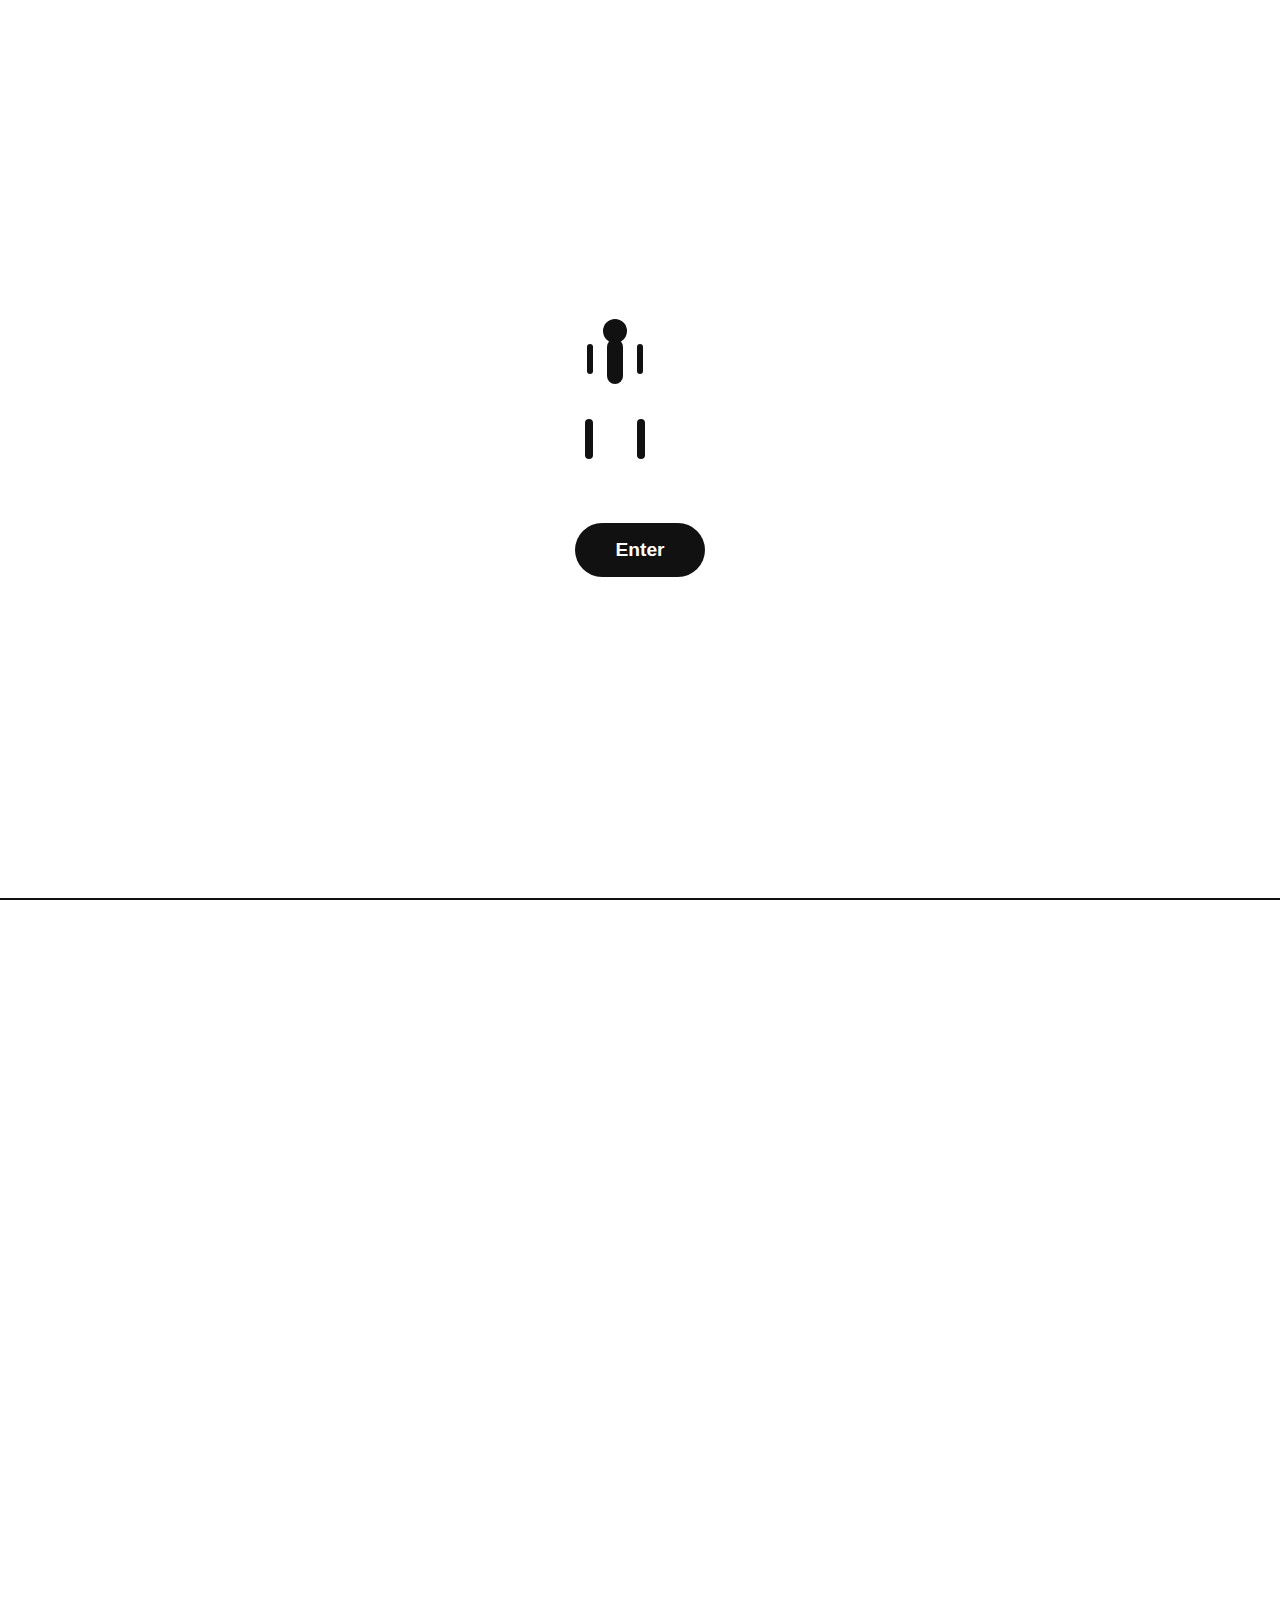
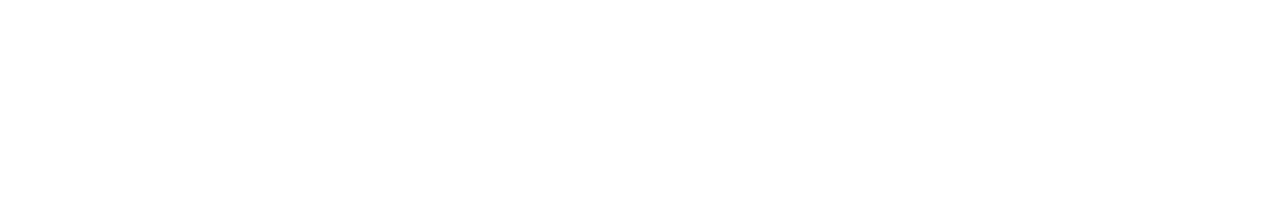
<file: index.html>
<!DOCTYPE html>
<html lang="en">
  <head>
    <meta charset="UTF-8" />
    <meta name="viewport" content="width=device-width, initial-scale=1.0" />
    <title>Dual Portfolio - Choose Your Path</title>
    <link rel="preconnect" href="https://fonts.googleapis.com" />
    <link rel="preconnect" href="https://fonts.gstatic.com" crossorigin />
    <link
      href="https://fonts.googleapis.com/css2?family=Inter:wght@300;400;600;700;900&family=Playfair+Display:wght@400;700;900&display=swap"
      rel="stylesheet" />
    <link rel="stylesheet" href="styles.css" />
  </head>
  <body>
    <!-- Cursor follower for interactive effects -->
    <div class="cursor-dot"></div>

    <!-- Main split container -->
    <div class="split-container">
      <!-- Choreographer Section -->
      <section class="section choreographer-section" data-section="choreographer">
        <div class="section-background">
          <div class="gradient-overlay"></div>
          <div class="particle-field"></div>
          <div class="flowing-lines"></div>
        </div>

        <div class="content-wrapper">
          <div class="main-content">
            <div class="content-vertical-align">
              <!-- Animated dancer figure -->
              <div class="dancer-figure">
                <div class="dancer-body">
                  <div class="head"></div>
                  <div class="torso"></div>
                  <div class="arm arm-left"></div>
                  <div class="arm arm-right"></div>
                  <div class="leg leg-left"></div>
                  <div class="leg leg-right"></div>
                </div>
              </div>
              <button class="enter-btn artist-btn">Enter</button>

              <!-- Floating elements -->
              <div class="floating-elements">
                <!-- Floating elements removed -->
              </div>
            </div>

            <div class="interaction-hint">
              <span></span>
            </div>
          </div>
        </div>
      </section>

      <!-- Developer Section -->
      <section class="section developer-section" data-section="developer">
        <div class="section-background">
          <div class="gradient-overlay"></div>
          <div class="matrix-field"></div>
          <div class="circuit-pattern"></div>
        </div>

        <div class="content-wrapper">
          <div class="main-content">
            <div class="content-vertical-align">
              <!-- Animated code structure -->
              <!-- <div class="code-structure">
                <div class="code-line" data-delay="0"></div>
                <div class="code-line" data-delay="0.2"></div>
                <div class="code-line" data-delay="0.4"></div>
                <div class="code-line" data-delay="0.6"></div>
                <div class="code-line" data-delay="0.8"></div>
              </div> -->
              <div class="computer-screen">
                <div class="screen-frame">
                  <div class="screen-header"></div>
                  <div class="screen-body">
                    <pre id="typing-code" class="typing-code"></pre>
                  </div>
                </div>
              </div>
              <button class="enter-btn dev-btn">Enter</button>

              <!-- Floating tech elements -->
              <div class="tech-elements">
                <!-- Tech elements removed -->
              </div>
            </div>

            <div class="interaction-hint">
              <span></span>
            </div>
          </div>
        </div>
      </section>
    </div>

    <!-- Loading screen -->
    <div class="loading-screen">
      <div class="loader">
        <div class="loader-circle"></div>
        <div class="loader-text">Welcome</div>
      </div>
    </div>

    <script src="script.js"></script>
  </body>
</html>
</file>
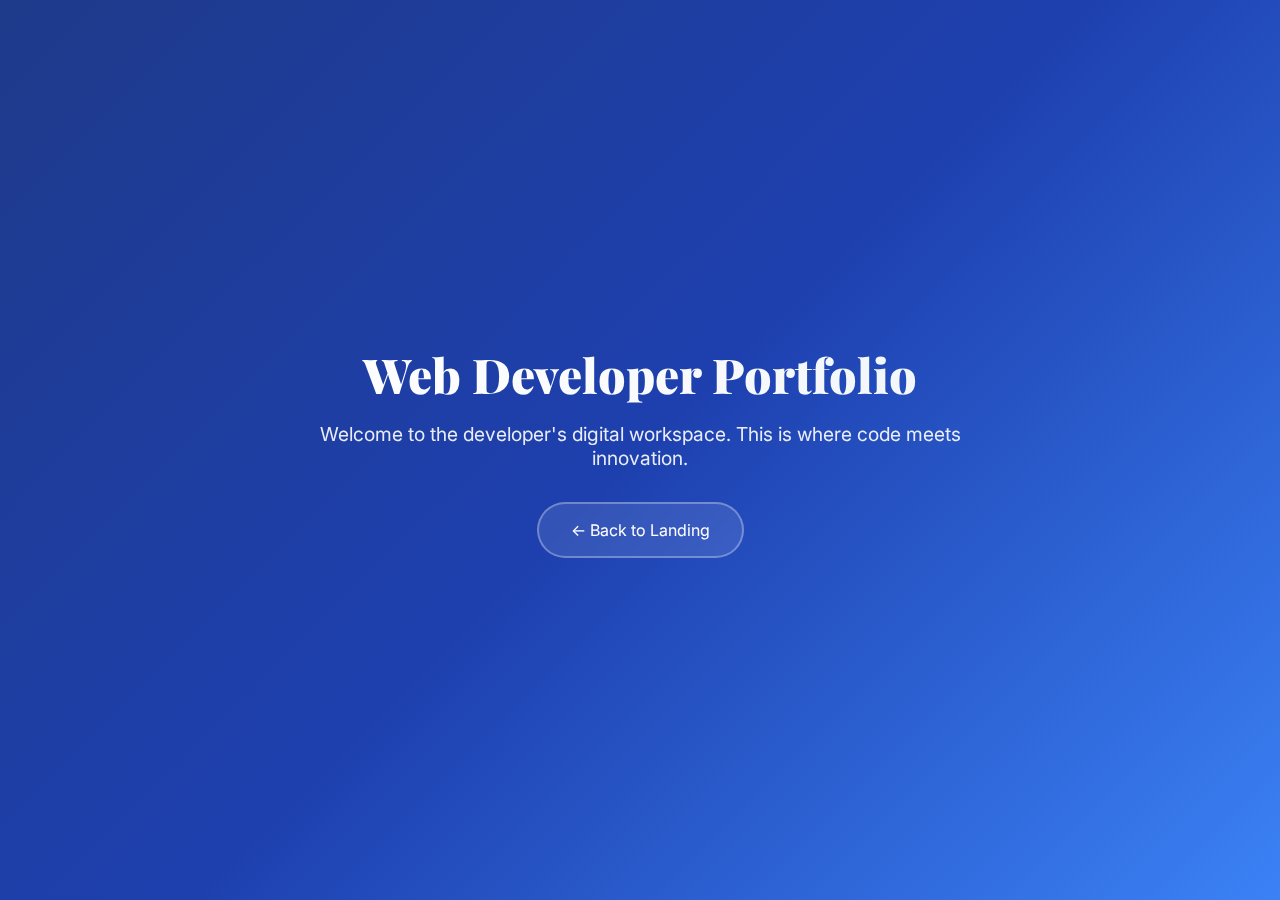
<file: developer.html>
<!DOCTYPE html>
<html lang="en">
  <head>
    <meta charset="UTF-8" />
    <meta name="viewport" content="width=device-width, initial-scale=1.0" />
    <title>Web Developer Portfolio</title>
    <link rel="preconnect" href="https://fonts.googleapis.com" />
    <link rel="preconnect" href="https://fonts.gstatic.com" crossorigin />
    <link
      href="https://fonts.googleapis.com/css2?family=Inter:wght@300;400;600;700;900&family=Playfair+Display:wght@400;700;900&display=swap"
      rel="stylesheet" />
    <style>
      * {
        margin: 0;
        padding: 0;
        box-sizing: border-box;
      }

      body {
        font-family: "Inter", sans-serif;
        background: linear-gradient(135deg, #1e3a8a 0%, #1e40af 50%, #3b82f6 100%);
        color: #fff;
        min-height: 100vh;
        display: flex;
        align-items: center;
        justify-content: center;
        text-align: center;
      }

      .container {
        max-width: 800px;
        padding: 2rem;
      }

      h1 {
        font-family: "Playfair Display", serif;
        font-size: 3rem;
        font-weight: 900;
        margin-bottom: 1rem;
        background: linear-gradient(45deg, #fff, #f1f5f9);
        -webkit-background-clip: text;
        -webkit-text-fill-color: transparent;
        background-clip: text;
      }

      p {
        font-size: 1.2rem;
        margin-bottom: 2rem;
        opacity: 0.9;
      }

      .back-link {
        display: inline-block;
        padding: 1rem 2rem;
        background: rgba(255, 255, 255, 0.1);
        color: #fff;
        text-decoration: none;
        border-radius: 50px;
        border: 2px solid rgba(255, 255, 255, 0.3);
        transition: all 0.3s ease;
        backdrop-filter: blur(10px);
      }

      .back-link:hover {
        background: rgba(255, 255, 255, 0.2);
        transform: translateY(-2px);
        box-shadow: 0 10px 30px rgba(0, 0, 0, 0.2);
      }

      @media (max-width: 768px) {
        h1 {
          font-size: 2rem;
        }

        p {
          font-size: 1rem;
        }
      }
    </style>
  </head>
  <body>
    <div class="container">
      <h1>Web Developer Portfolio</h1>
      <p>Welcome to the developer's digital workspace. This is where code meets innovation.</p>
      <a href="index.html" class="back-link">← Back to Landing</a>
    </div>
  </body>
</html>
</file>
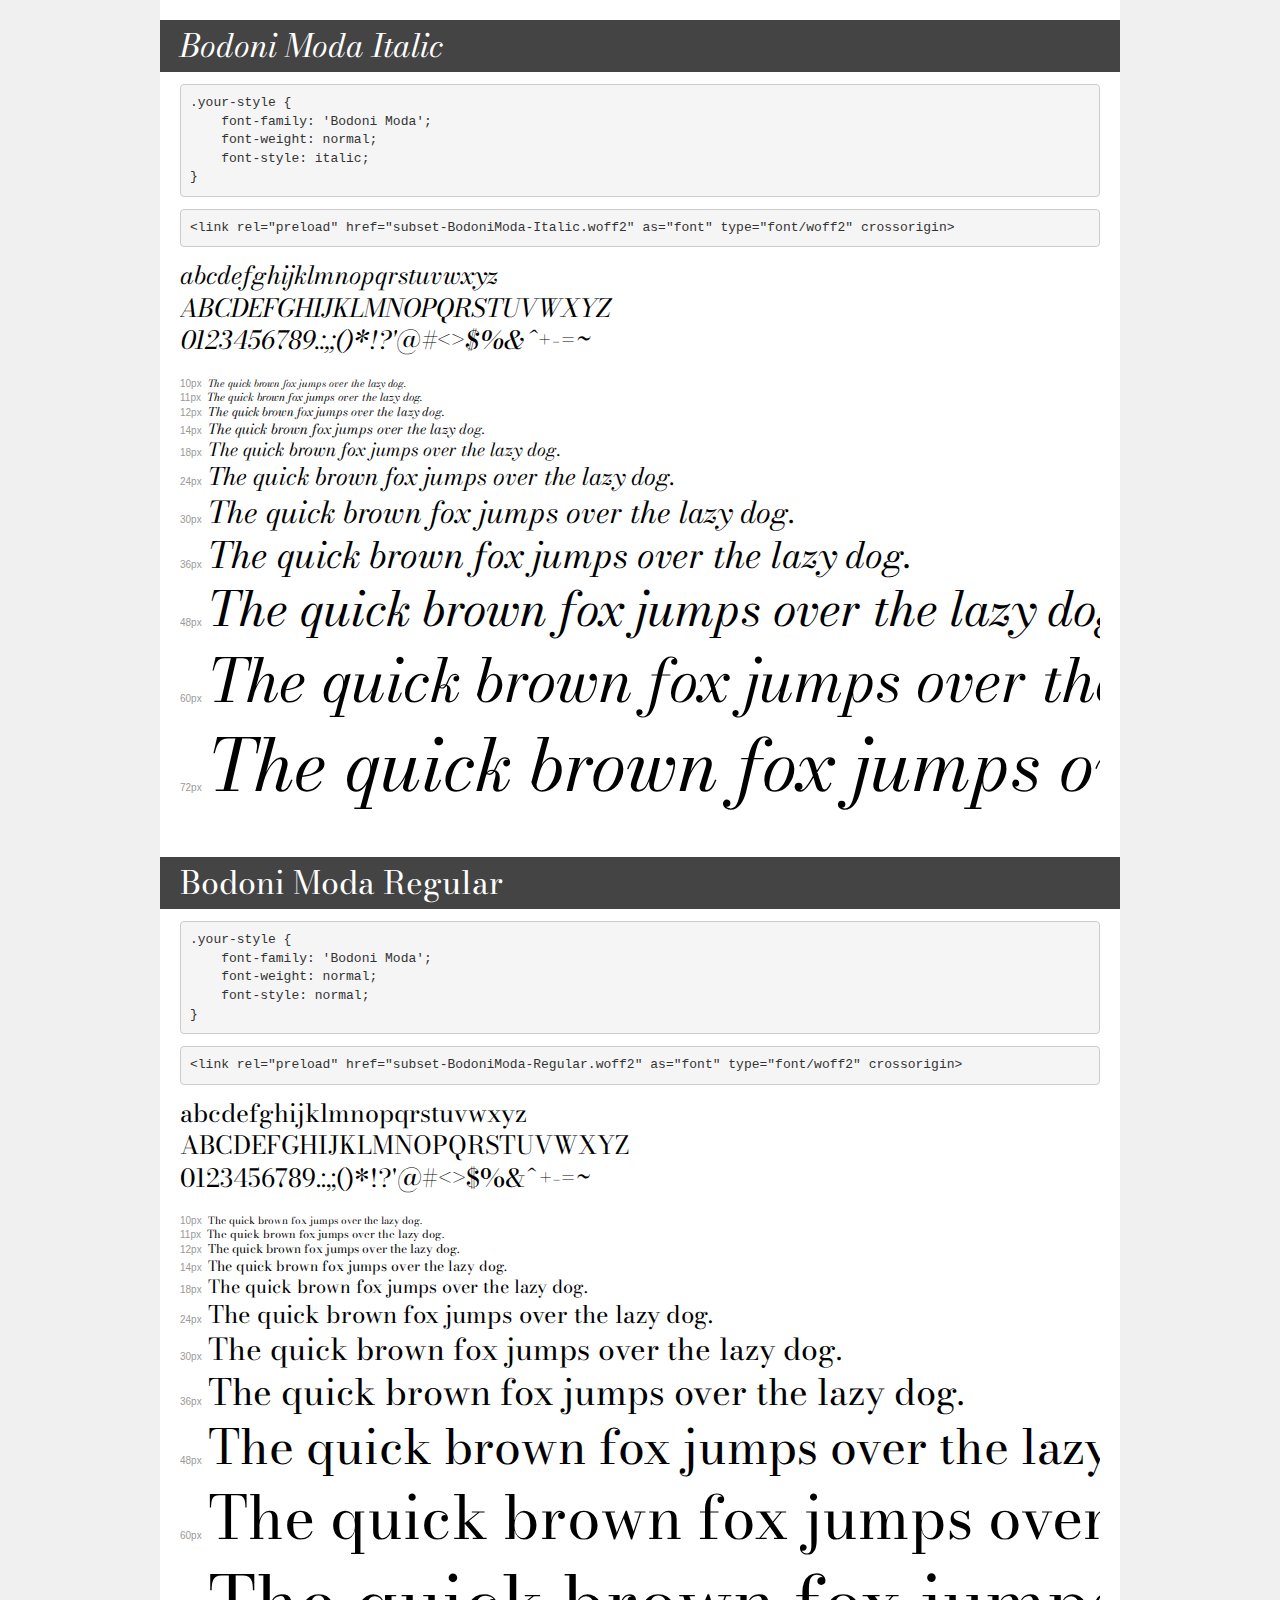
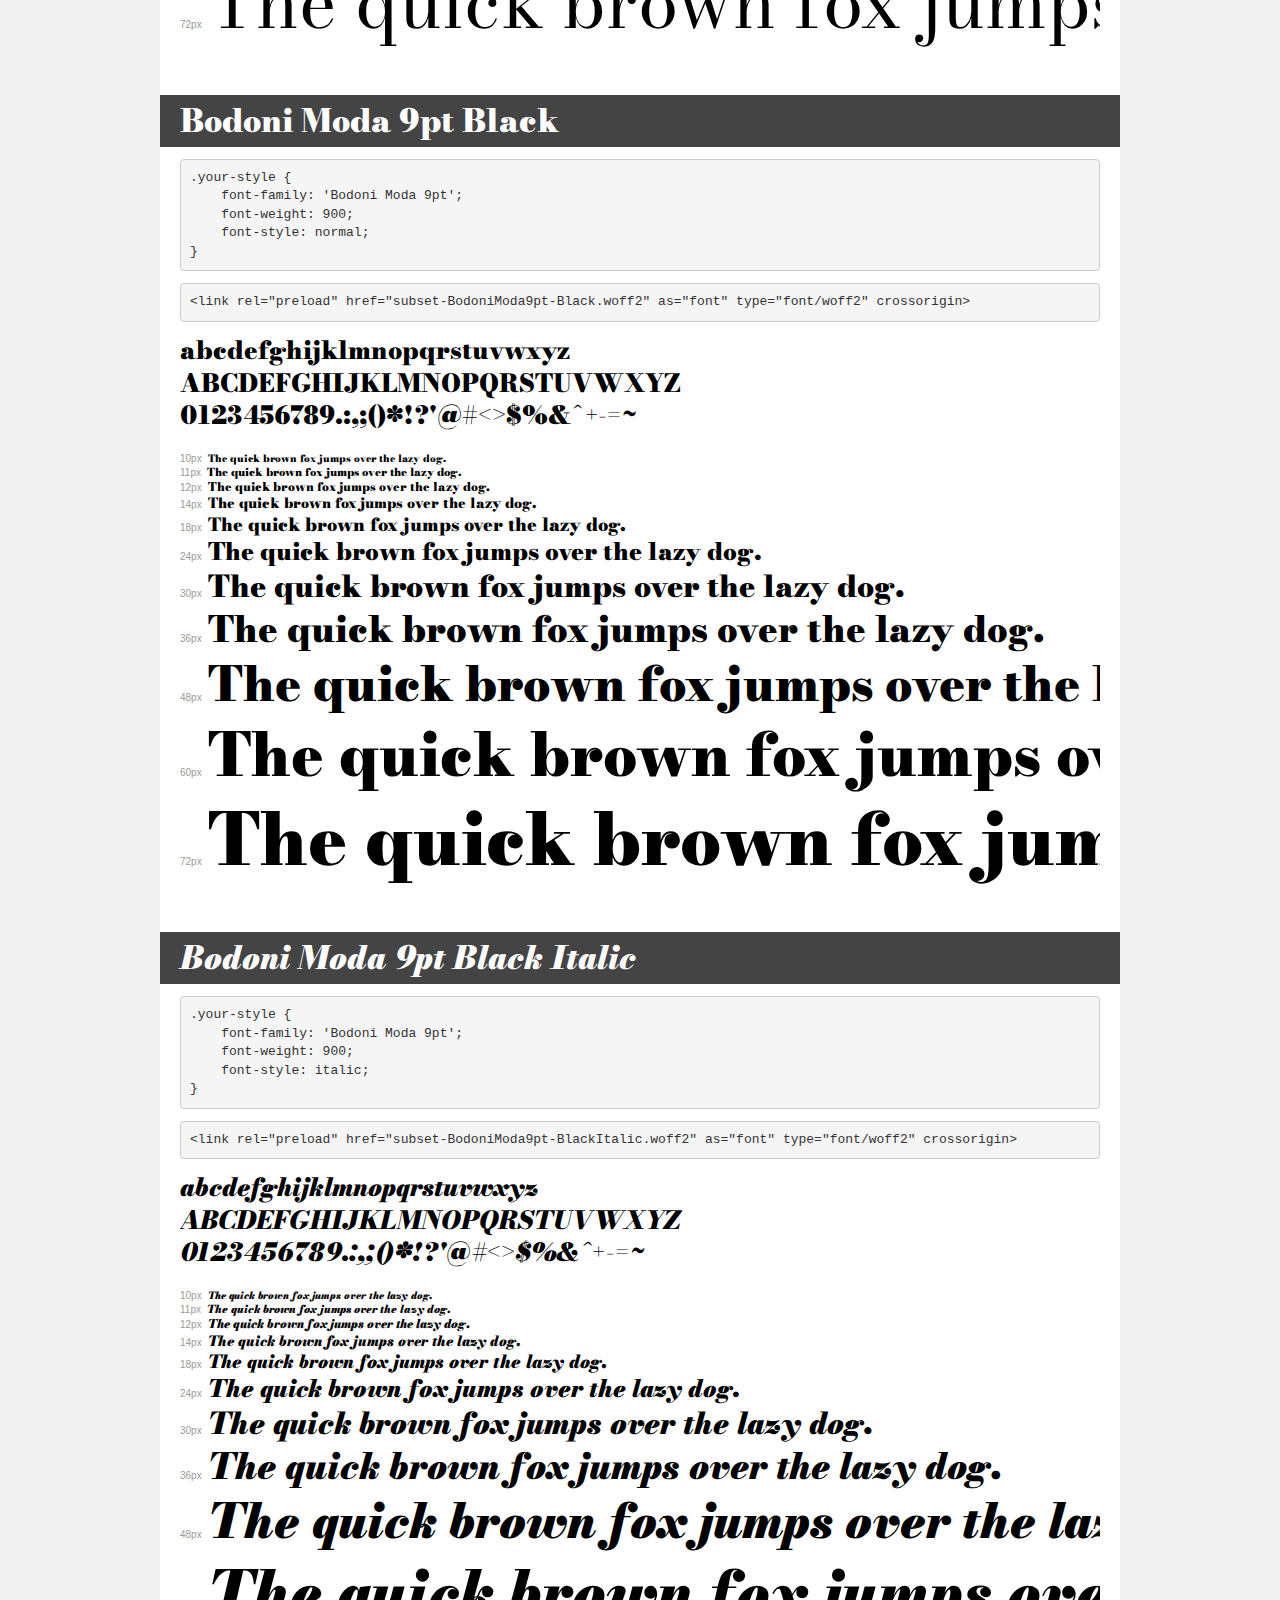
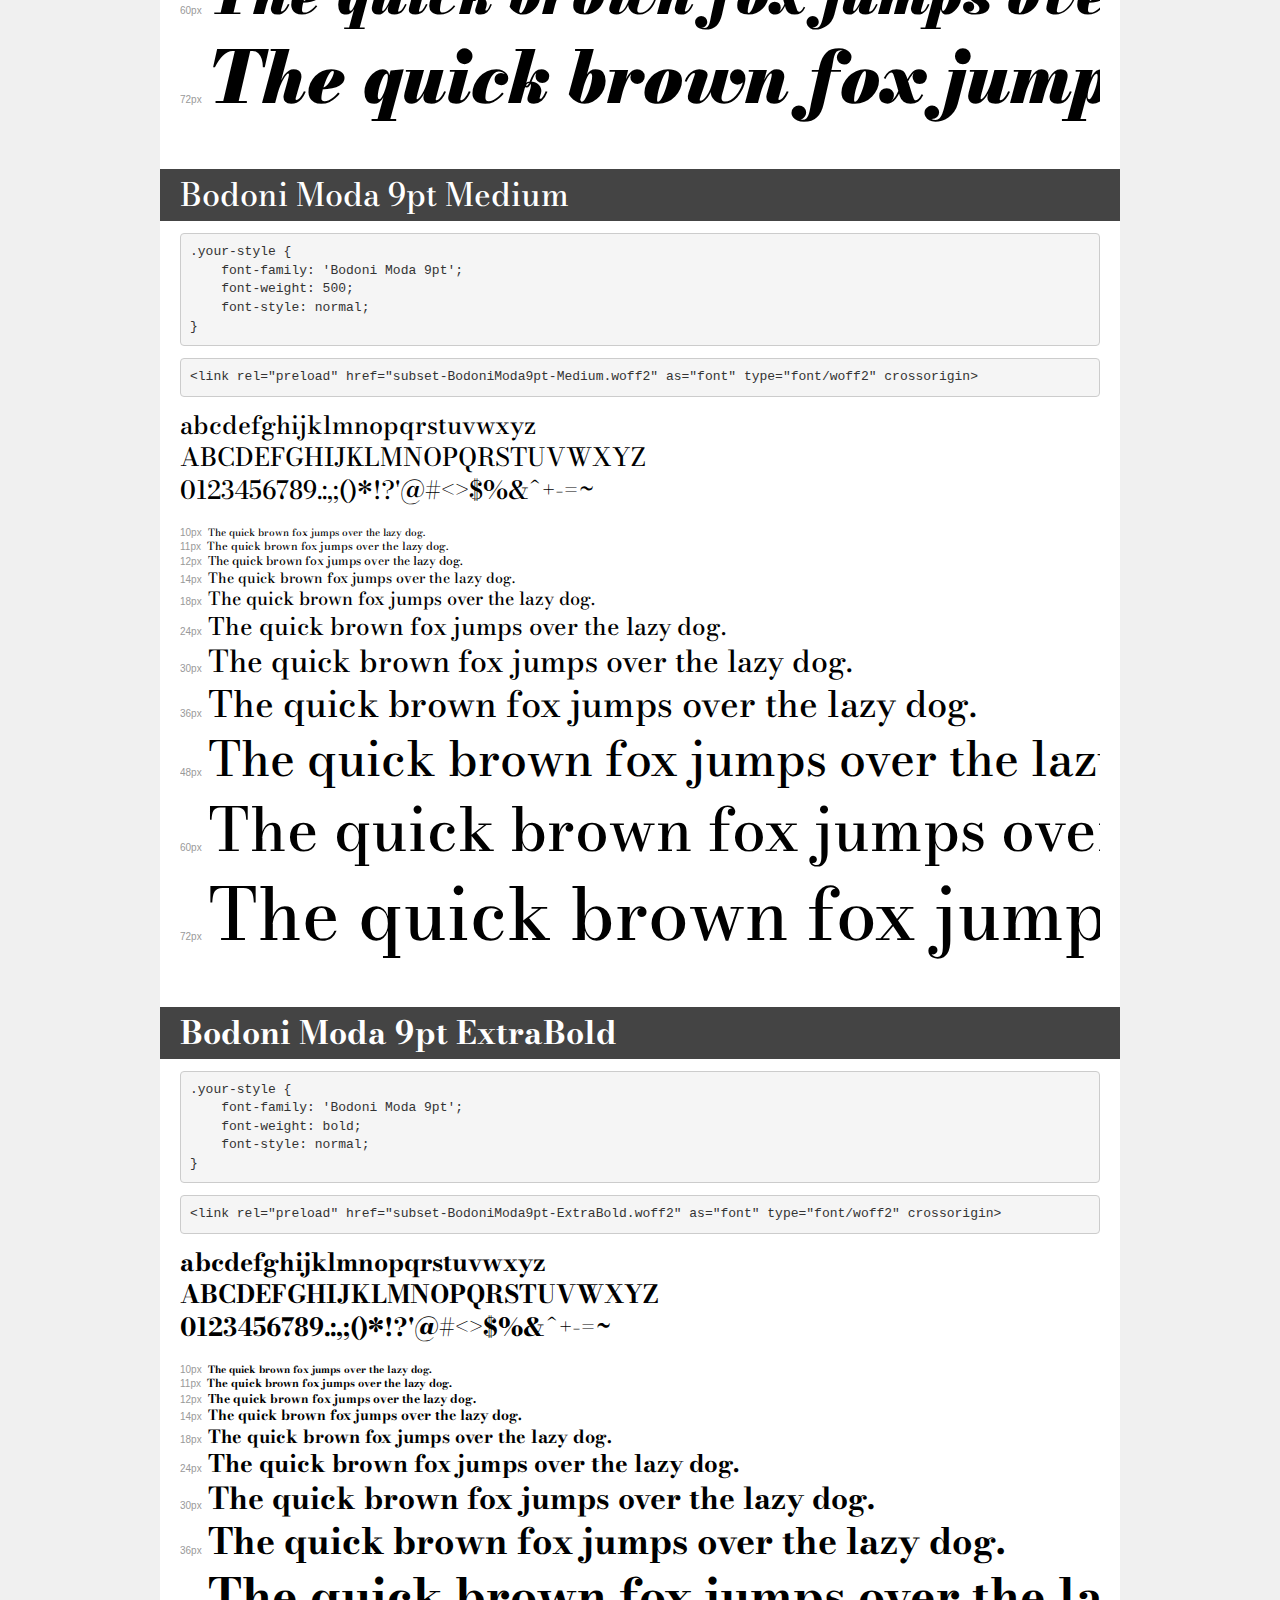
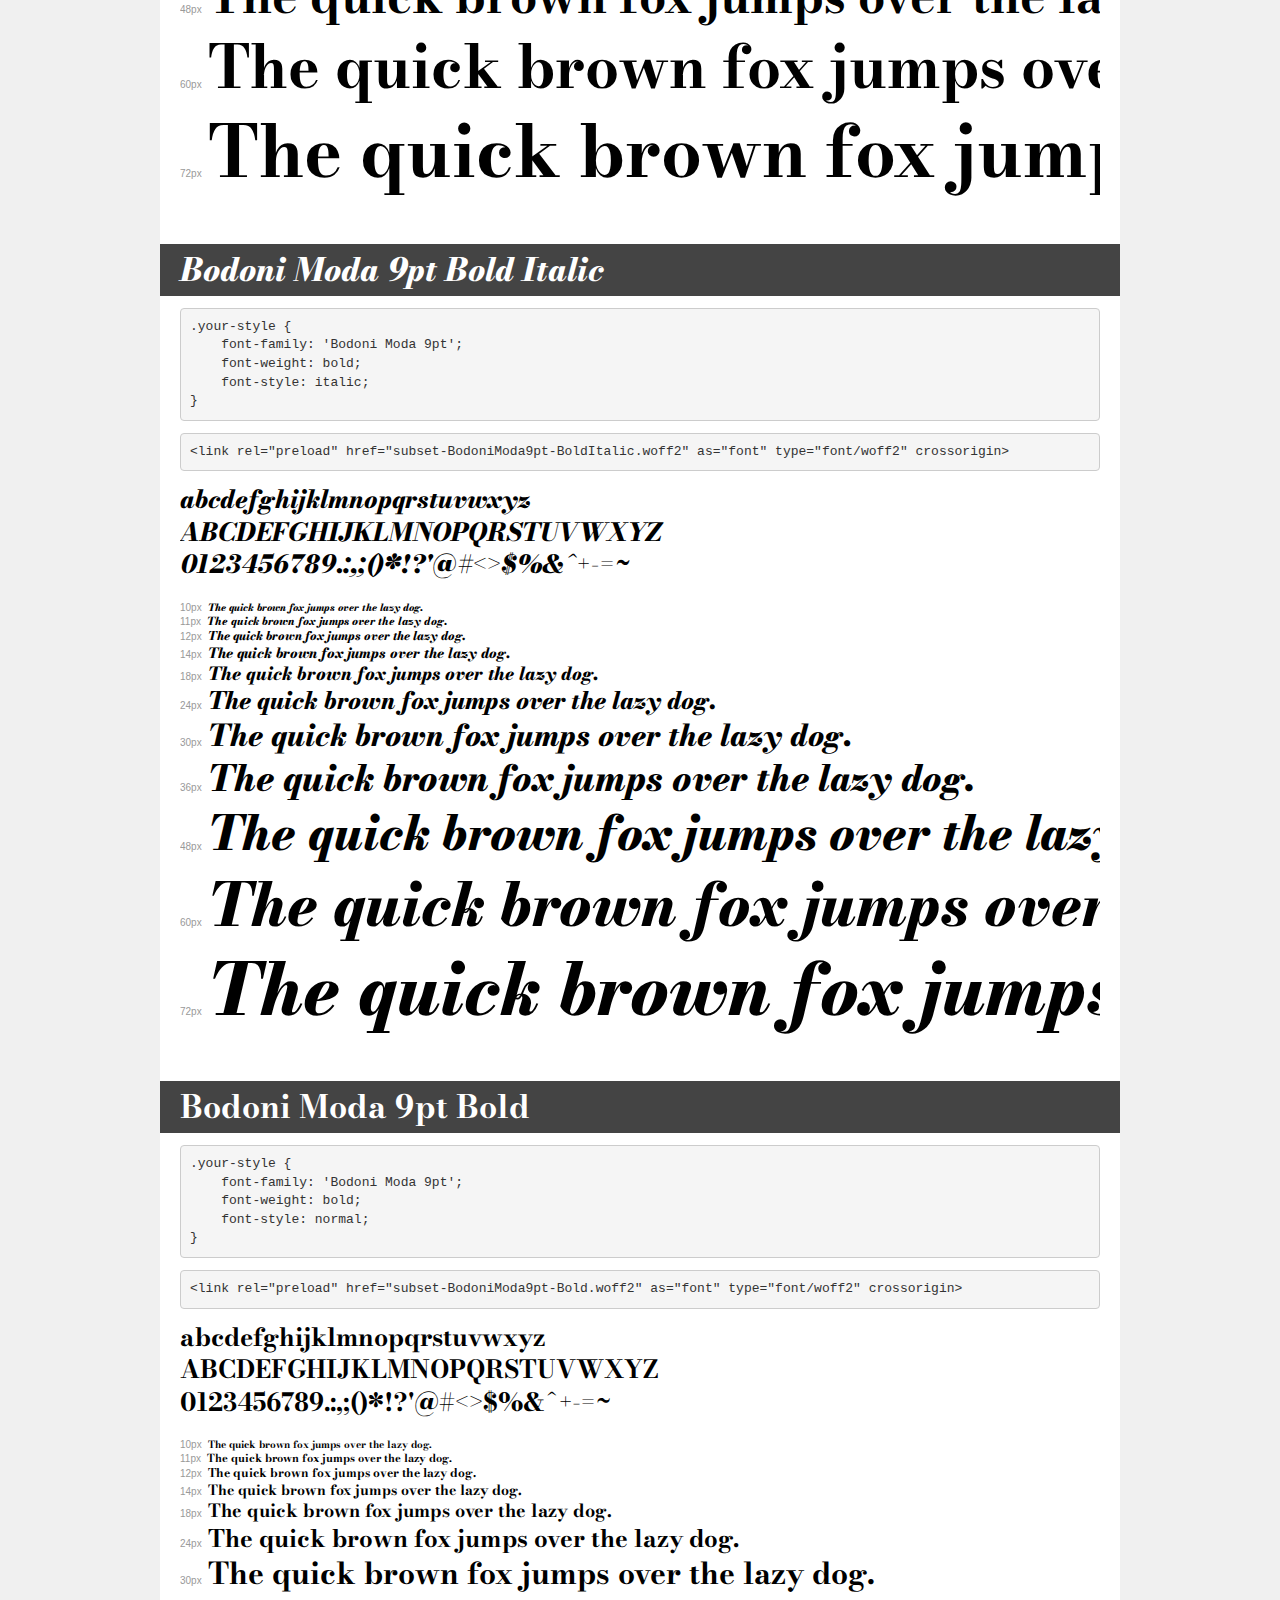
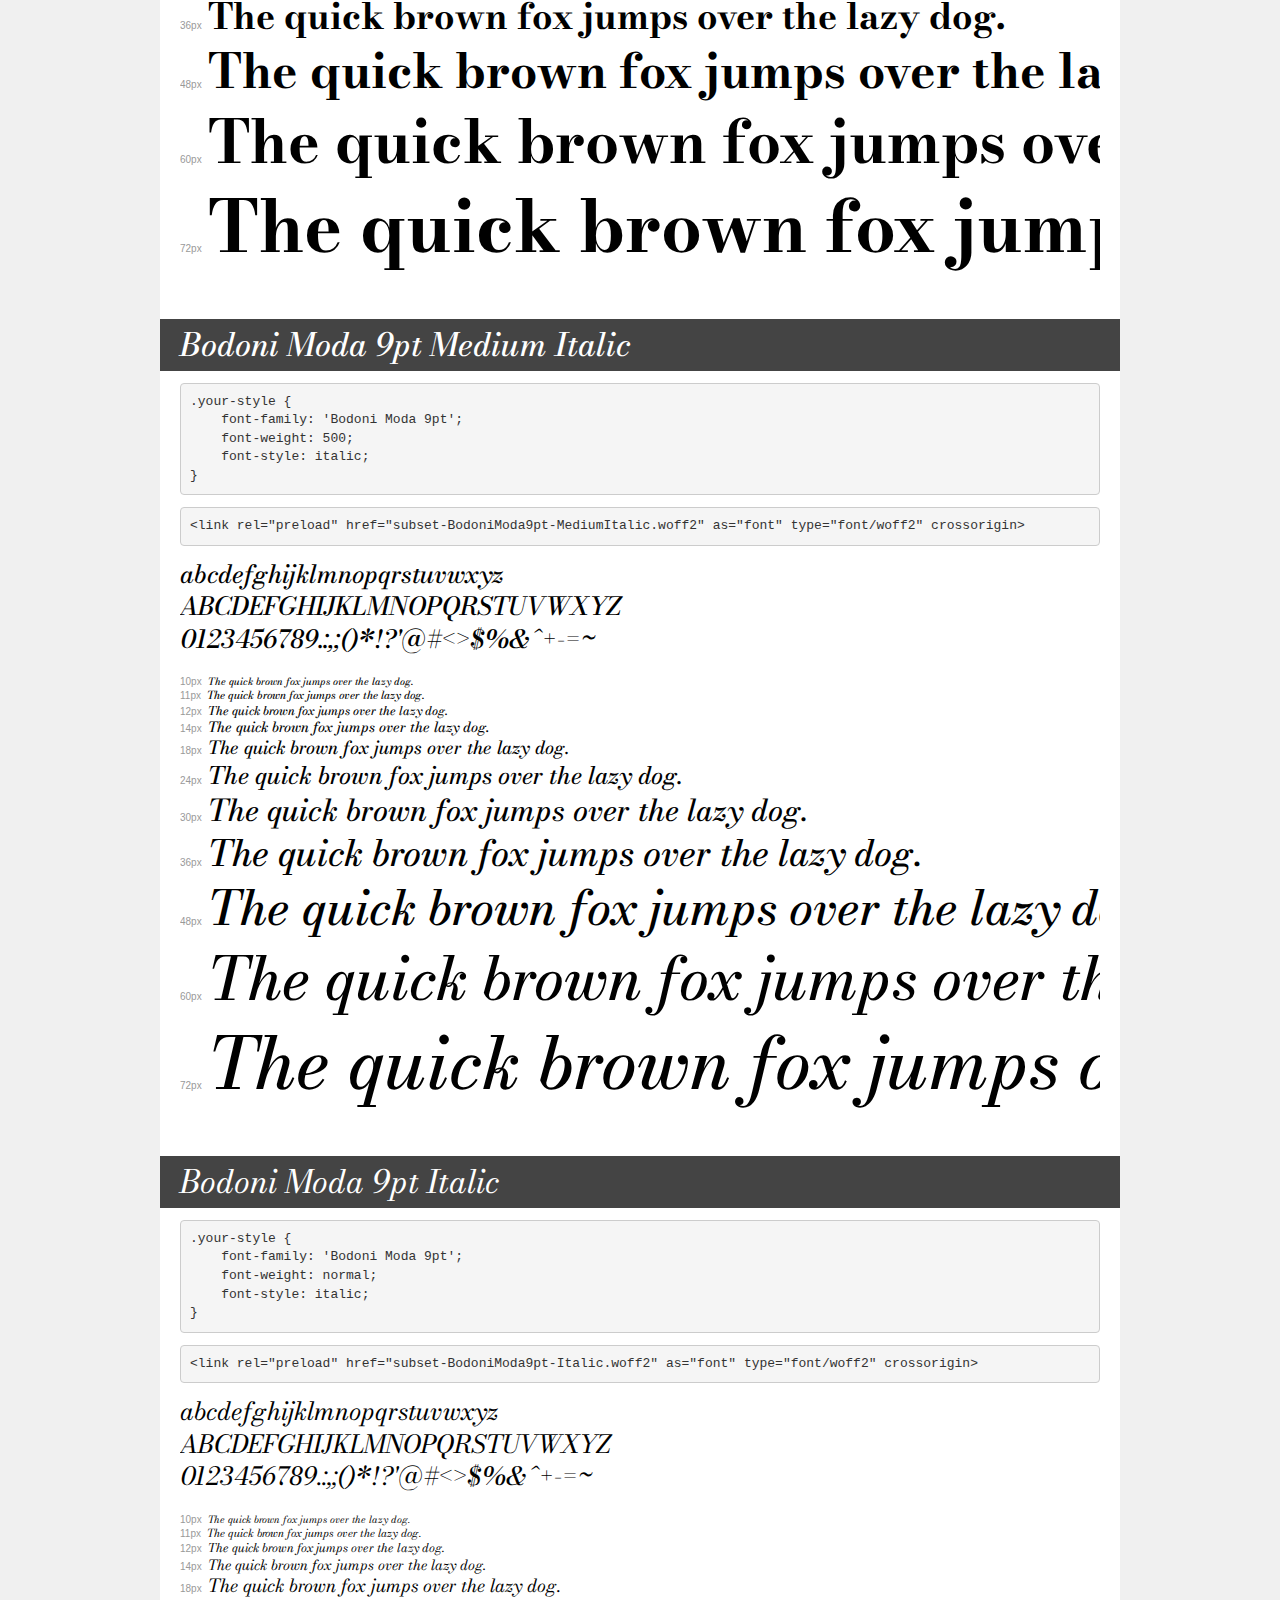
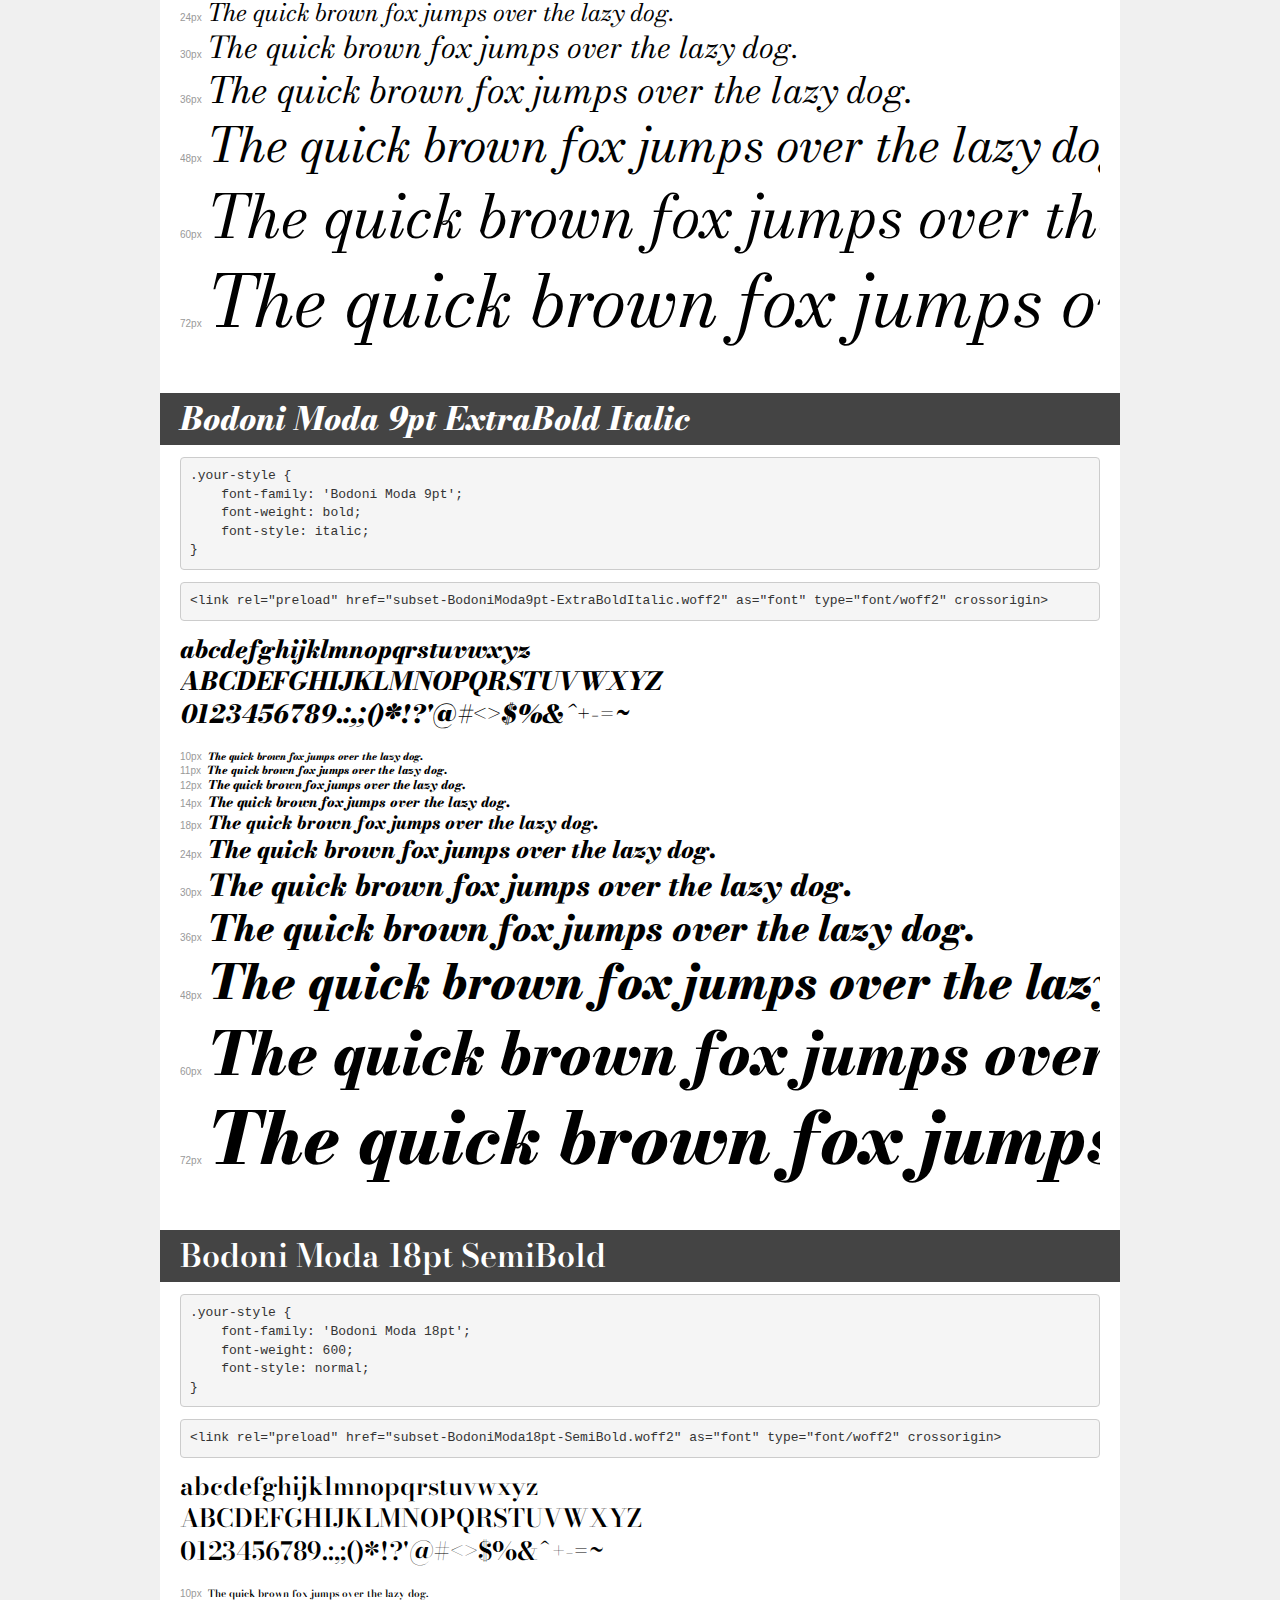
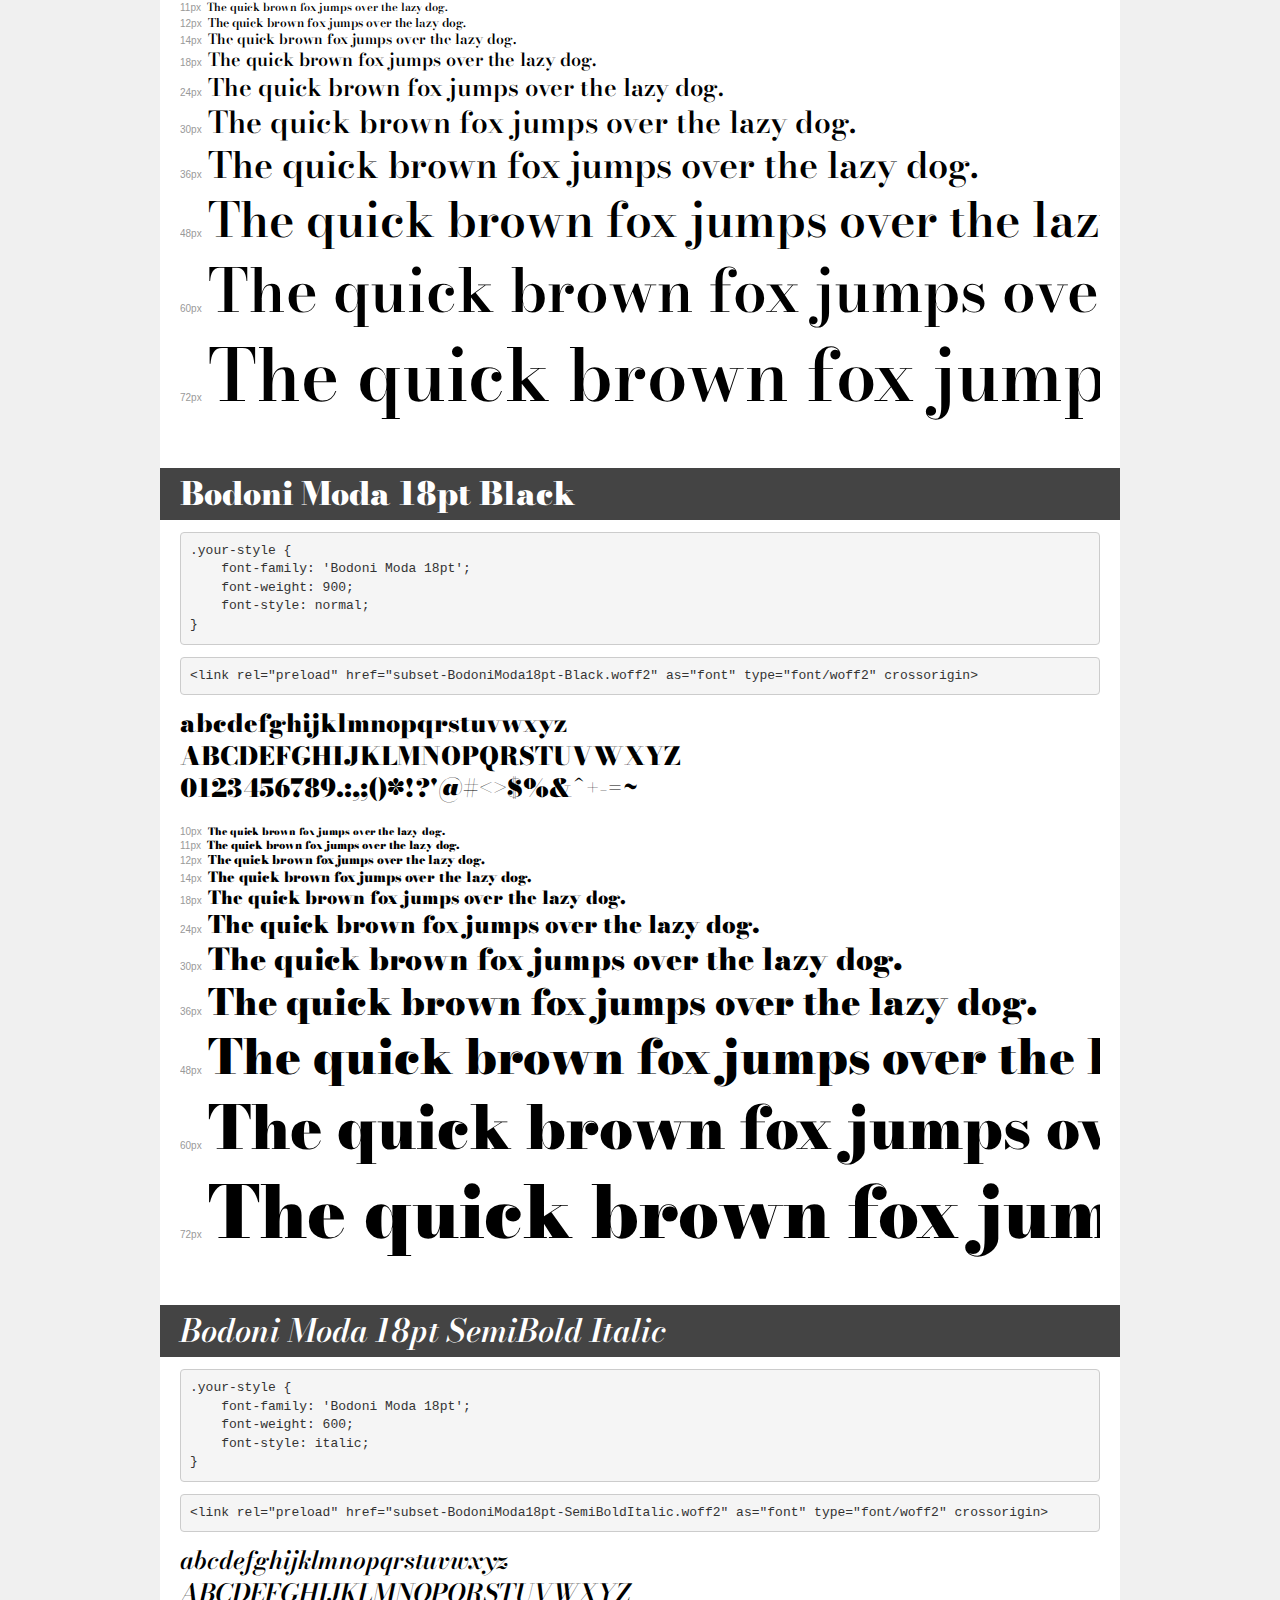
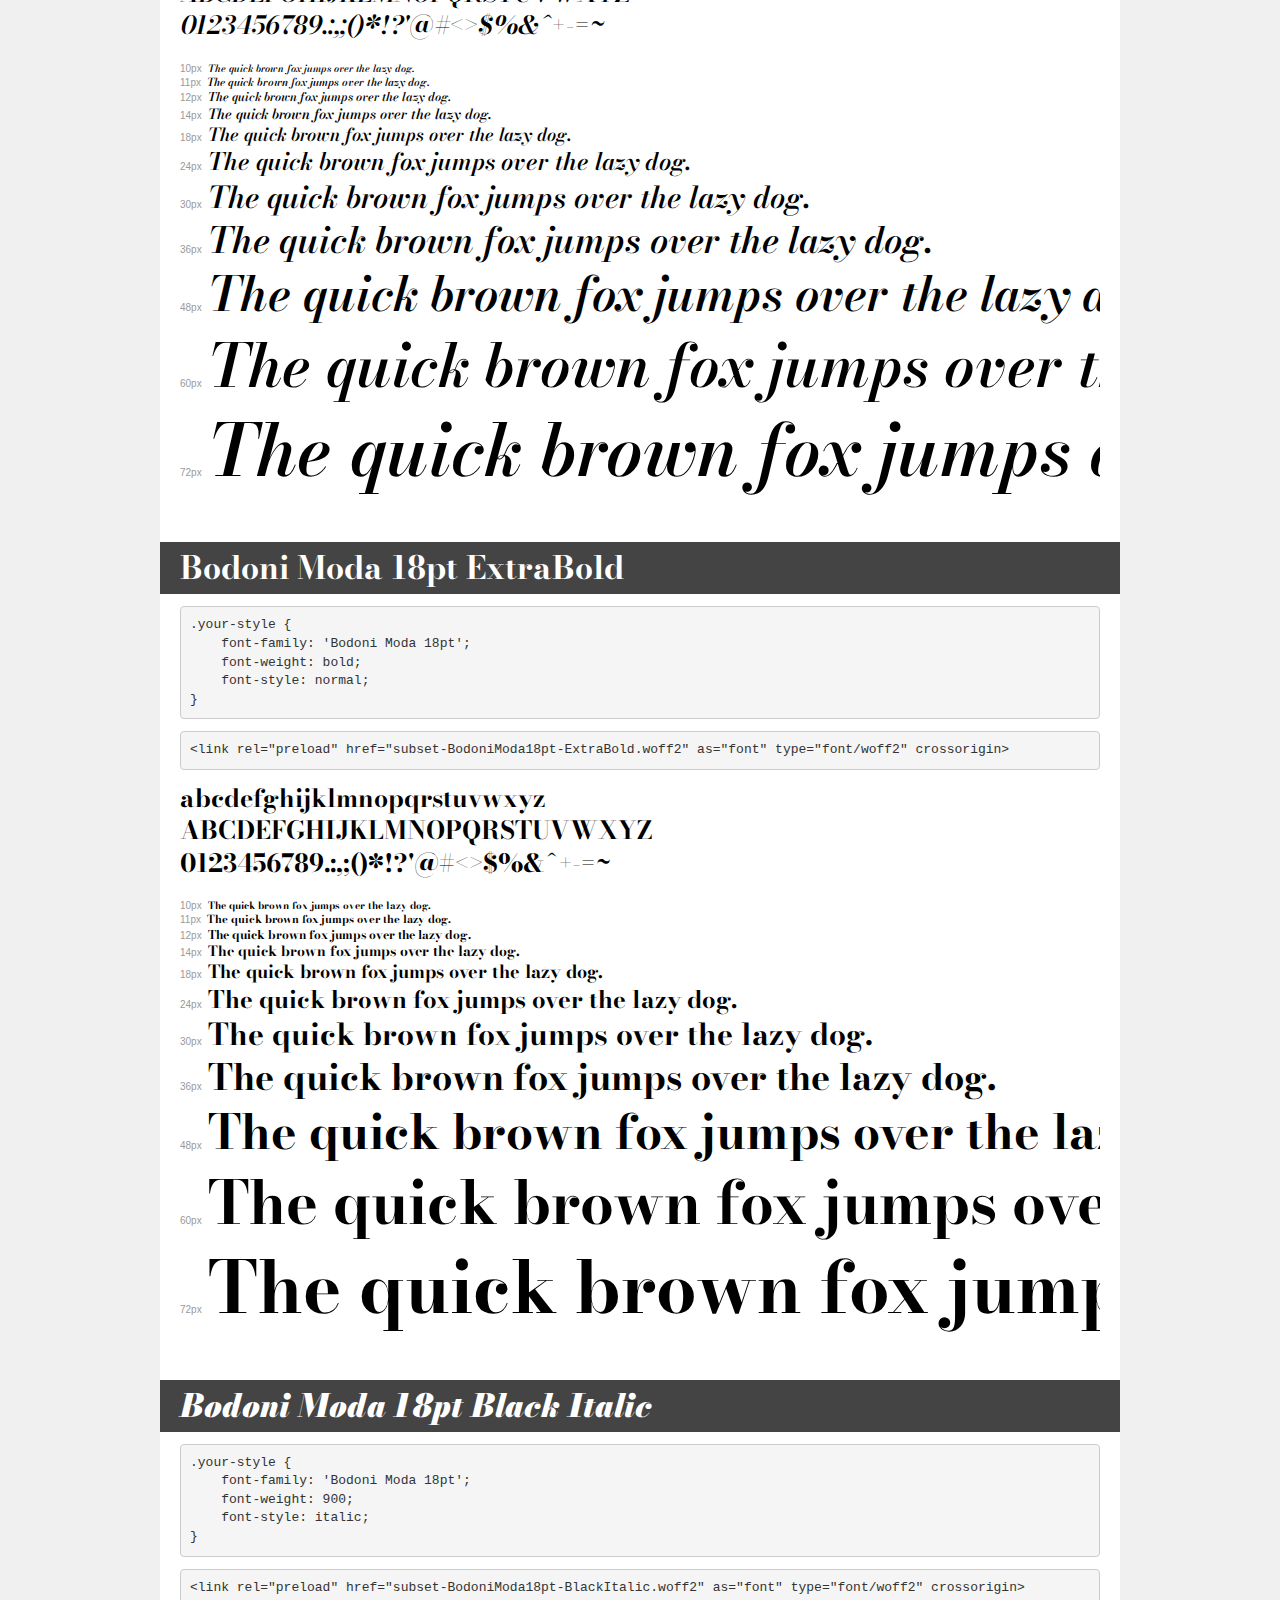
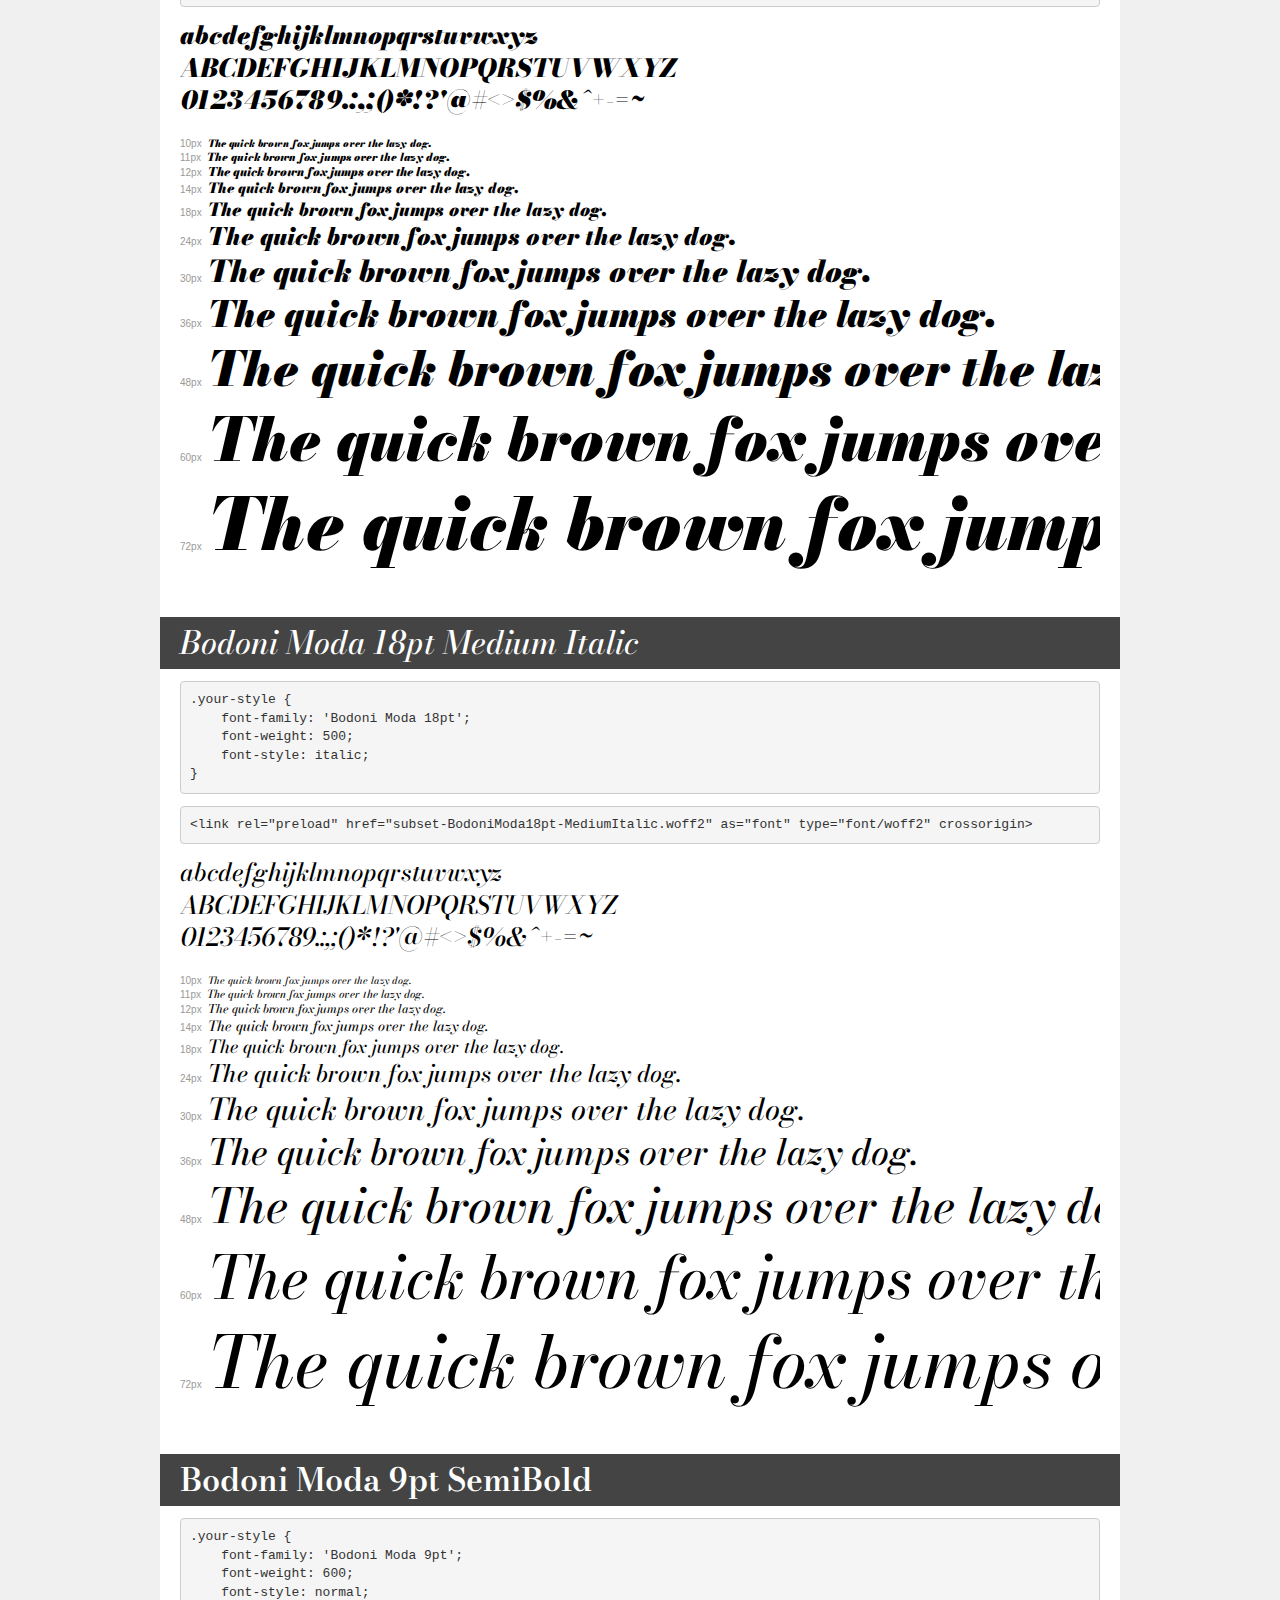
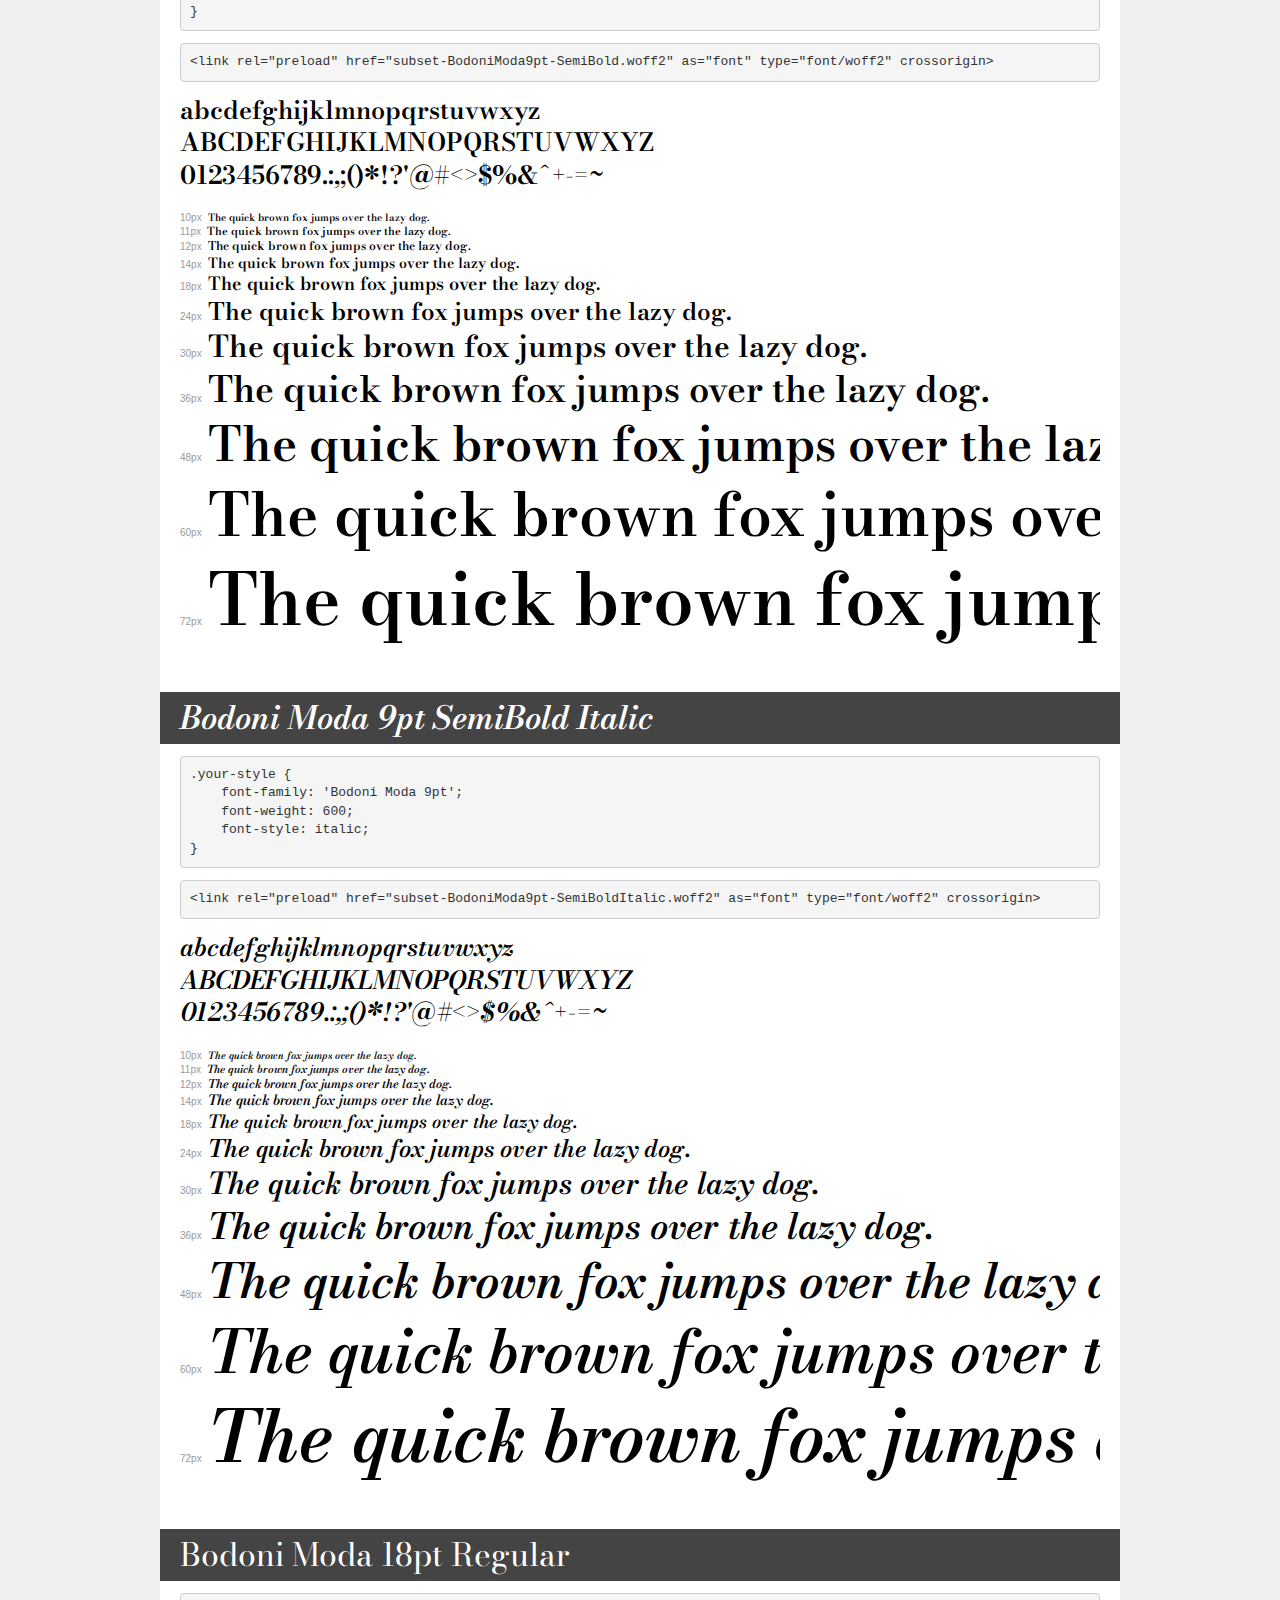
<file: assets/font_Bodoni_moda/demo.html>
<!DOCTYPE html>
<html lang="en">
<head>
    <meta charset="utf-8">
    <meta http-equiv="X-UA-Compatible" content="IE=edge">
    <meta name="viewport" content="width=device-width, initial-scale=1">
    <meta name="robots" content="noindex, noarchive">
    <meta name="format-detection" content="telephone=no">
    <title>Transfonter demo</title>
    <link href="stylesheet.css" rel="stylesheet">
    <style>
        /*
        http://meyerweb.com/eric/tools/css/reset/
        v2.0 | 20110126
        License: none (public domain)
        */
        html, body, div, span, applet, object, iframe,
        h1, h2, h3, h4, h5, h6, p, blockquote, pre,
        a, abbr, acronym, address, big, cite, code,
        del, dfn, em, img, ins, kbd, q, s, samp,
        small, strike, strong, sub, sup, tt, var,
        b, u, i, center,
        dl, dt, dd, ol, ul, li,
        fieldset, form, label, legend,
        table, caption, tbody, tfoot, thead, tr, th, td,
        article, aside, canvas, details, embed,
        figure, figcaption, footer, header, hgroup,
        menu, nav, output, ruby, section, summary,
        time, mark, audio, video {
            margin: 0;
            padding: 0;
            border: 0;
            font-size: 100%;
            font: inherit;
            vertical-align: baseline;
        }
        /* HTML5 display-role reset for older browsers */
        article, aside, details, figcaption, figure,
        footer, header, hgroup, menu, nav, section {
            display: block;
        }
        body {
            line-height: 1;
        }
        ol, ul {
            list-style: none;
        }
        blockquote, q {
            quotes: none;
        }
        blockquote:before, blockquote:after,
        q:before, q:after {
            content: '';
            content: none;
        }
        table {
            border-collapse: collapse;
            border-spacing: 0;
        }
        /* demo styles */
        body {
            background: #f0f0f0;
            color: #000;
        }
        .page {
            background: #fff;
            width: 920px;
            margin: 0 auto;
            padding: 20px 20px 0 20px;
            overflow: hidden;
        }
        .font-container {
            overflow-x: auto;
            overflow-y: hidden;
            margin-bottom: 40px;
            line-height: 1.3;
            white-space: nowrap;
            padding-bottom: 5px;
        }
        h1 {
            position: relative;
            background: #444;
            font-size: 32px;
            color: #fff;
            padding: 10px 20px;
            margin: 0 -20px 12px -20px;
        }
        .letters {
            font-size: 25px;
            margin-bottom: 20px;
        }
        .s10:before {
            content: '10px';
        }
        .s11:before {
            content: '11px';
        }
        .s12:before {
            content: '12px';
        }
        .s14:before {
            content: '14px';
        }
        .s18:before {
            content: '18px';
        }
        .s24:before {
            content: '24px';
        }
        .s30:before {
            content: '30px';
        }
        .s36:before {
            content: '36px';
        }
        .s48:before {
            content: '48px';
        }
        .s60:before {
            content: '60px';
        }
        .s72:before {
            content: '72px';
        }
        .s10:before, .s11:before, .s12:before, .s14:before,
        .s18:before, .s24:before, .s30:before, .s36:before,
        .s48:before, .s60:before, .s72:before {
            font-family: Arial, sans-serif;
            font-size: 10px;
            font-weight: normal;
            font-style: normal;
            color: #999;
            padding-right: 6px;
        }
        pre {
            display: block;
            padding: 9px;
            margin: 0 0 12px;
            font-family: Monaco, Menlo, Consolas, "Courier New", monospace;
            font-size: 13px;
            line-height: 1.428571429;
            color: #333;
            font-weight: normal;
            font-style: normal;
            background-color: #f5f5f5;
            border: 1px solid #ccc;
            overflow-x: auto;
            border-radius: 4px;
        }
        /* responsive */
        @media (max-width: 959px) {
            .page {
                width: auto;
                margin: 0;
            }
        }
    </style>
</head>
<body>
<div class="page">
    <div class="demo">
        <h1 style="font-family: 'Bodoni Moda'; font-weight: normal; font-style: italic;">Bodoni Moda Italic</h1>
        <pre title="Usage">.your-style {
    font-family: 'Bodoni Moda';
    font-weight: normal;
    font-style: italic;
}</pre>
        <pre title="Preload (optional)">
&lt;link rel=&quot;preload&quot; href=&quot;subset-BodoniModa-Italic.woff2&quot; as=&quot;font&quot; type=&quot;font/woff2&quot; crossorigin&gt;</pre>
        <div class="font-container" style="font-family: 'Bodoni Moda'; font-weight: normal; font-style: italic;">
            <p class="letters">
                abcdefghijklmnopqrstuvwxyz<br>
ABCDEFGHIJKLMNOPQRSTUVWXYZ<br>
                0123456789.:,;()*!?'@#&lt;&gt;$%&^+-=~
            </p>
            <p class="s10" style="font-size: 10px;">The quick brown fox jumps over the lazy dog.</p>
            <p class="s11" style="font-size: 11px;">The quick brown fox jumps over the lazy dog.</p>
            <p class="s12" style="font-size: 12px;">The quick brown fox jumps over the lazy dog.</p>
            <p class="s14" style="font-size: 14px;">The quick brown fox jumps over the lazy dog.</p>
            <p class="s18" style="font-size: 18px;">The quick brown fox jumps over the lazy dog.</p>
            <p class="s24" style="font-size: 24px;">The quick brown fox jumps over the lazy dog.</p>
            <p class="s30" style="font-size: 30px;">The quick brown fox jumps over the lazy dog.</p>
            <p class="s36" style="font-size: 36px;">The quick brown fox jumps over the lazy dog.</p>
            <p class="s48" style="font-size: 48px;">The quick brown fox jumps over the lazy dog.</p>
            <p class="s60" style="font-size: 60px;">The quick brown fox jumps over the lazy dog.</p>
            <p class="s72" style="font-size: 72px;">The quick brown fox jumps over the lazy dog.</p>
        </div>
    </div>

    <div class="demo">
        <h1 style="font-family: 'Bodoni Moda'; font-weight: normal; font-style: normal;">Bodoni Moda Regular</h1>
        <pre title="Usage">.your-style {
    font-family: 'Bodoni Moda';
    font-weight: normal;
    font-style: normal;
}</pre>
        <pre title="Preload (optional)">
&lt;link rel=&quot;preload&quot; href=&quot;subset-BodoniModa-Regular.woff2&quot; as=&quot;font&quot; type=&quot;font/woff2&quot; crossorigin&gt;</pre>
        <div class="font-container" style="font-family: 'Bodoni Moda'; font-weight: normal; font-style: normal;">
            <p class="letters">
                abcdefghijklmnopqrstuvwxyz<br>
ABCDEFGHIJKLMNOPQRSTUVWXYZ<br>
                0123456789.:,;()*!?'@#&lt;&gt;$%&^+-=~
            </p>
            <p class="s10" style="font-size: 10px;">The quick brown fox jumps over the lazy dog.</p>
            <p class="s11" style="font-size: 11px;">The quick brown fox jumps over the lazy dog.</p>
            <p class="s12" style="font-size: 12px;">The quick brown fox jumps over the lazy dog.</p>
            <p class="s14" style="font-size: 14px;">The quick brown fox jumps over the lazy dog.</p>
            <p class="s18" style="font-size: 18px;">The quick brown fox jumps over the lazy dog.</p>
            <p class="s24" style="font-size: 24px;">The quick brown fox jumps over the lazy dog.</p>
            <p class="s30" style="font-size: 30px;">The quick brown fox jumps over the lazy dog.</p>
            <p class="s36" style="font-size: 36px;">The quick brown fox jumps over the lazy dog.</p>
            <p class="s48" style="font-size: 48px;">The quick brown fox jumps over the lazy dog.</p>
            <p class="s60" style="font-size: 60px;">The quick brown fox jumps over the lazy dog.</p>
            <p class="s72" style="font-size: 72px;">The quick brown fox jumps over the lazy dog.</p>
        </div>
    </div>

    <div class="demo">
        <h1 style="font-family: 'Bodoni Moda 9pt'; font-weight: 900; font-style: normal;">Bodoni Moda 9pt Black</h1>
        <pre title="Usage">.your-style {
    font-family: 'Bodoni Moda 9pt';
    font-weight: 900;
    font-style: normal;
}</pre>
        <pre title="Preload (optional)">
&lt;link rel=&quot;preload&quot; href=&quot;subset-BodoniModa9pt-Black.woff2&quot; as=&quot;font&quot; type=&quot;font/woff2&quot; crossorigin&gt;</pre>
        <div class="font-container" style="font-family: 'Bodoni Moda 9pt'; font-weight: 900; font-style: normal;">
            <p class="letters">
                abcdefghijklmnopqrstuvwxyz<br>
ABCDEFGHIJKLMNOPQRSTUVWXYZ<br>
                0123456789.:,;()*!?'@#&lt;&gt;$%&^+-=~
            </p>
            <p class="s10" style="font-size: 10px;">The quick brown fox jumps over the lazy dog.</p>
            <p class="s11" style="font-size: 11px;">The quick brown fox jumps over the lazy dog.</p>
            <p class="s12" style="font-size: 12px;">The quick brown fox jumps over the lazy dog.</p>
            <p class="s14" style="font-size: 14px;">The quick brown fox jumps over the lazy dog.</p>
            <p class="s18" style="font-size: 18px;">The quick brown fox jumps over the lazy dog.</p>
            <p class="s24" style="font-size: 24px;">The quick brown fox jumps over the lazy dog.</p>
            <p class="s30" style="font-size: 30px;">The quick brown fox jumps over the lazy dog.</p>
            <p class="s36" style="font-size: 36px;">The quick brown fox jumps over the lazy dog.</p>
            <p class="s48" style="font-size: 48px;">The quick brown fox jumps over the lazy dog.</p>
            <p class="s60" style="font-size: 60px;">The quick brown fox jumps over the lazy dog.</p>
            <p class="s72" style="font-size: 72px;">The quick brown fox jumps over the lazy dog.</p>
        </div>
    </div>

    <div class="demo">
        <h1 style="font-family: 'Bodoni Moda 9pt'; font-weight: 900; font-style: italic;">Bodoni Moda 9pt Black Italic</h1>
        <pre title="Usage">.your-style {
    font-family: 'Bodoni Moda 9pt';
    font-weight: 900;
    font-style: italic;
}</pre>
        <pre title="Preload (optional)">
&lt;link rel=&quot;preload&quot; href=&quot;subset-BodoniModa9pt-BlackItalic.woff2&quot; as=&quot;font&quot; type=&quot;font/woff2&quot; crossorigin&gt;</pre>
        <div class="font-container" style="font-family: 'Bodoni Moda 9pt'; font-weight: 900; font-style: italic;">
            <p class="letters">
                abcdefghijklmnopqrstuvwxyz<br>
ABCDEFGHIJKLMNOPQRSTUVWXYZ<br>
                0123456789.:,;()*!?'@#&lt;&gt;$%&^+-=~
            </p>
            <p class="s10" style="font-size: 10px;">The quick brown fox jumps over the lazy dog.</p>
            <p class="s11" style="font-size: 11px;">The quick brown fox jumps over the lazy dog.</p>
            <p class="s12" style="font-size: 12px;">The quick brown fox jumps over the lazy dog.</p>
            <p class="s14" style="font-size: 14px;">The quick brown fox jumps over the lazy dog.</p>
            <p class="s18" style="font-size: 18px;">The quick brown fox jumps over the lazy dog.</p>
            <p class="s24" style="font-size: 24px;">The quick brown fox jumps over the lazy dog.</p>
            <p class="s30" style="font-size: 30px;">The quick brown fox jumps over the lazy dog.</p>
            <p class="s36" style="font-size: 36px;">The quick brown fox jumps over the lazy dog.</p>
            <p class="s48" style="font-size: 48px;">The quick brown fox jumps over the lazy dog.</p>
            <p class="s60" style="font-size: 60px;">The quick brown fox jumps over the lazy dog.</p>
            <p class="s72" style="font-size: 72px;">The quick brown fox jumps over the lazy dog.</p>
        </div>
    </div>

    <div class="demo">
        <h1 style="font-family: 'Bodoni Moda 9pt'; font-weight: 500; font-style: normal;">Bodoni Moda 9pt Medium</h1>
        <pre title="Usage">.your-style {
    font-family: 'Bodoni Moda 9pt';
    font-weight: 500;
    font-style: normal;
}</pre>
        <pre title="Preload (optional)">
&lt;link rel=&quot;preload&quot; href=&quot;subset-BodoniModa9pt-Medium.woff2&quot; as=&quot;font&quot; type=&quot;font/woff2&quot; crossorigin&gt;</pre>
        <div class="font-container" style="font-family: 'Bodoni Moda 9pt'; font-weight: 500; font-style: normal;">
            <p class="letters">
                abcdefghijklmnopqrstuvwxyz<br>
ABCDEFGHIJKLMNOPQRSTUVWXYZ<br>
                0123456789.:,;()*!?'@#&lt;&gt;$%&^+-=~
            </p>
            <p class="s10" style="font-size: 10px;">The quick brown fox jumps over the lazy dog.</p>
            <p class="s11" style="font-size: 11px;">The quick brown fox jumps over the lazy dog.</p>
            <p class="s12" style="font-size: 12px;">The quick brown fox jumps over the lazy dog.</p>
            <p class="s14" style="font-size: 14px;">The quick brown fox jumps over the lazy dog.</p>
            <p class="s18" style="font-size: 18px;">The quick brown fox jumps over the lazy dog.</p>
            <p class="s24" style="font-size: 24px;">The quick brown fox jumps over the lazy dog.</p>
            <p class="s30" style="font-size: 30px;">The quick brown fox jumps over the lazy dog.</p>
            <p class="s36" style="font-size: 36px;">The quick brown fox jumps over the lazy dog.</p>
            <p class="s48" style="font-size: 48px;">The quick brown fox jumps over the lazy dog.</p>
            <p class="s60" style="font-size: 60px;">The quick brown fox jumps over the lazy dog.</p>
            <p class="s72" style="font-size: 72px;">The quick brown fox jumps over the lazy dog.</p>
        </div>
    </div>

    <div class="demo">
        <h1 style="font-family: 'Bodoni Moda 9pt'; font-weight: bold; font-style: normal;">Bodoni Moda 9pt ExtraBold</h1>
        <pre title="Usage">.your-style {
    font-family: 'Bodoni Moda 9pt';
    font-weight: bold;
    font-style: normal;
}</pre>
        <pre title="Preload (optional)">
&lt;link rel=&quot;preload&quot; href=&quot;subset-BodoniModa9pt-ExtraBold.woff2&quot; as=&quot;font&quot; type=&quot;font/woff2&quot; crossorigin&gt;</pre>
        <div class="font-container" style="font-family: 'Bodoni Moda 9pt'; font-weight: bold; font-style: normal;">
            <p class="letters">
                abcdefghijklmnopqrstuvwxyz<br>
ABCDEFGHIJKLMNOPQRSTUVWXYZ<br>
                0123456789.:,;()*!?'@#&lt;&gt;$%&^+-=~
            </p>
            <p class="s10" style="font-size: 10px;">The quick brown fox jumps over the lazy dog.</p>
            <p class="s11" style="font-size: 11px;">The quick brown fox jumps over the lazy dog.</p>
            <p class="s12" style="font-size: 12px;">The quick brown fox jumps over the lazy dog.</p>
            <p class="s14" style="font-size: 14px;">The quick brown fox jumps over the lazy dog.</p>
            <p class="s18" style="font-size: 18px;">The quick brown fox jumps over the lazy dog.</p>
            <p class="s24" style="font-size: 24px;">The quick brown fox jumps over the lazy dog.</p>
            <p class="s30" style="font-size: 30px;">The quick brown fox jumps over the lazy dog.</p>
            <p class="s36" style="font-size: 36px;">The quick brown fox jumps over the lazy dog.</p>
            <p class="s48" style="font-size: 48px;">The quick brown fox jumps over the lazy dog.</p>
            <p class="s60" style="font-size: 60px;">The quick brown fox jumps over the lazy dog.</p>
            <p class="s72" style="font-size: 72px;">The quick brown fox jumps over the lazy dog.</p>
        </div>
    </div>

    <div class="demo">
        <h1 style="font-family: 'Bodoni Moda 9pt'; font-weight: bold; font-style: italic;">Bodoni Moda 9pt Bold Italic</h1>
        <pre title="Usage">.your-style {
    font-family: 'Bodoni Moda 9pt';
    font-weight: bold;
    font-style: italic;
}</pre>
        <pre title="Preload (optional)">
&lt;link rel=&quot;preload&quot; href=&quot;subset-BodoniModa9pt-BoldItalic.woff2&quot; as=&quot;font&quot; type=&quot;font/woff2&quot; crossorigin&gt;</pre>
        <div class="font-container" style="font-family: 'Bodoni Moda 9pt'; font-weight: bold; font-style: italic;">
            <p class="letters">
                abcdefghijklmnopqrstuvwxyz<br>
ABCDEFGHIJKLMNOPQRSTUVWXYZ<br>
                0123456789.:,;()*!?'@#&lt;&gt;$%&^+-=~
            </p>
            <p class="s10" style="font-size: 10px;">The quick brown fox jumps over the lazy dog.</p>
            <p class="s11" style="font-size: 11px;">The quick brown fox jumps over the lazy dog.</p>
            <p class="s12" style="font-size: 12px;">The quick brown fox jumps over the lazy dog.</p>
            <p class="s14" style="font-size: 14px;">The quick brown fox jumps over the lazy dog.</p>
            <p class="s18" style="font-size: 18px;">The quick brown fox jumps over the lazy dog.</p>
            <p class="s24" style="font-size: 24px;">The quick brown fox jumps over the lazy dog.</p>
            <p class="s30" style="font-size: 30px;">The quick brown fox jumps over the lazy dog.</p>
            <p class="s36" style="font-size: 36px;">The quick brown fox jumps over the lazy dog.</p>
            <p class="s48" style="font-size: 48px;">The quick brown fox jumps over the lazy dog.</p>
            <p class="s60" style="font-size: 60px;">The quick brown fox jumps over the lazy dog.</p>
            <p class="s72" style="font-size: 72px;">The quick brown fox jumps over the lazy dog.</p>
        </div>
    </div>

    <div class="demo">
        <h1 style="font-family: 'Bodoni Moda 9pt'; font-weight: bold; font-style: normal;">Bodoni Moda 9pt Bold</h1>
        <pre title="Usage">.your-style {
    font-family: 'Bodoni Moda 9pt';
    font-weight: bold;
    font-style: normal;
}</pre>
        <pre title="Preload (optional)">
&lt;link rel=&quot;preload&quot; href=&quot;subset-BodoniModa9pt-Bold.woff2&quot; as=&quot;font&quot; type=&quot;font/woff2&quot; crossorigin&gt;</pre>
        <div class="font-container" style="font-family: 'Bodoni Moda 9pt'; font-weight: bold; font-style: normal;">
            <p class="letters">
                abcdefghijklmnopqrstuvwxyz<br>
ABCDEFGHIJKLMNOPQRSTUVWXYZ<br>
                0123456789.:,;()*!?'@#&lt;&gt;$%&^+-=~
            </p>
            <p class="s10" style="font-size: 10px;">The quick brown fox jumps over the lazy dog.</p>
            <p class="s11" style="font-size: 11px;">The quick brown fox jumps over the lazy dog.</p>
            <p class="s12" style="font-size: 12px;">The quick brown fox jumps over the lazy dog.</p>
            <p class="s14" style="font-size: 14px;">The quick brown fox jumps over the lazy dog.</p>
            <p class="s18" style="font-size: 18px;">The quick brown fox jumps over the lazy dog.</p>
            <p class="s24" style="font-size: 24px;">The quick brown fox jumps over the lazy dog.</p>
            <p class="s30" style="font-size: 30px;">The quick brown fox jumps over the lazy dog.</p>
            <p class="s36" style="font-size: 36px;">The quick brown fox jumps over the lazy dog.</p>
            <p class="s48" style="font-size: 48px;">The quick brown fox jumps over the lazy dog.</p>
            <p class="s60" style="font-size: 60px;">The quick brown fox jumps over the lazy dog.</p>
            <p class="s72" style="font-size: 72px;">The quick brown fox jumps over the lazy dog.</p>
        </div>
    </div>

    <div class="demo">
        <h1 style="font-family: 'Bodoni Moda 9pt'; font-weight: 500; font-style: italic;">Bodoni Moda 9pt Medium Italic</h1>
        <pre title="Usage">.your-style {
    font-family: 'Bodoni Moda 9pt';
    font-weight: 500;
    font-style: italic;
}</pre>
        <pre title="Preload (optional)">
&lt;link rel=&quot;preload&quot; href=&quot;subset-BodoniModa9pt-MediumItalic.woff2&quot; as=&quot;font&quot; type=&quot;font/woff2&quot; crossorigin&gt;</pre>
        <div class="font-container" style="font-family: 'Bodoni Moda 9pt'; font-weight: 500; font-style: italic;">
            <p class="letters">
                abcdefghijklmnopqrstuvwxyz<br>
ABCDEFGHIJKLMNOPQRSTUVWXYZ<br>
                0123456789.:,;()*!?'@#&lt;&gt;$%&^+-=~
            </p>
            <p class="s10" style="font-size: 10px;">The quick brown fox jumps over the lazy dog.</p>
            <p class="s11" style="font-size: 11px;">The quick brown fox jumps over the lazy dog.</p>
            <p class="s12" style="font-size: 12px;">The quick brown fox jumps over the lazy dog.</p>
            <p class="s14" style="font-size: 14px;">The quick brown fox jumps over the lazy dog.</p>
            <p class="s18" style="font-size: 18px;">The quick brown fox jumps over the lazy dog.</p>
            <p class="s24" style="font-size: 24px;">The quick brown fox jumps over the lazy dog.</p>
            <p class="s30" style="font-size: 30px;">The quick brown fox jumps over the lazy dog.</p>
            <p class="s36" style="font-size: 36px;">The quick brown fox jumps over the lazy dog.</p>
            <p class="s48" style="font-size: 48px;">The quick brown fox jumps over the lazy dog.</p>
            <p class="s60" style="font-size: 60px;">The quick brown fox jumps over the lazy dog.</p>
            <p class="s72" style="font-size: 72px;">The quick brown fox jumps over the lazy dog.</p>
        </div>
    </div>

    <div class="demo">
        <h1 style="font-family: 'Bodoni Moda 9pt'; font-weight: normal; font-style: italic;">Bodoni Moda 9pt Italic</h1>
        <pre title="Usage">.your-style {
    font-family: 'Bodoni Moda 9pt';
    font-weight: normal;
    font-style: italic;
}</pre>
        <pre title="Preload (optional)">
&lt;link rel=&quot;preload&quot; href=&quot;subset-BodoniModa9pt-Italic.woff2&quot; as=&quot;font&quot; type=&quot;font/woff2&quot; crossorigin&gt;</pre>
        <div class="font-container" style="font-family: 'Bodoni Moda 9pt'; font-weight: normal; font-style: italic;">
            <p class="letters">
                abcdefghijklmnopqrstuvwxyz<br>
ABCDEFGHIJKLMNOPQRSTUVWXYZ<br>
                0123456789.:,;()*!?'@#&lt;&gt;$%&^+-=~
            </p>
            <p class="s10" style="font-size: 10px;">The quick brown fox jumps over the lazy dog.</p>
            <p class="s11" style="font-size: 11px;">The quick brown fox jumps over the lazy dog.</p>
            <p class="s12" style="font-size: 12px;">The quick brown fox jumps over the lazy dog.</p>
            <p class="s14" style="font-size: 14px;">The quick brown fox jumps over the lazy dog.</p>
            <p class="s18" style="font-size: 18px;">The quick brown fox jumps over the lazy dog.</p>
            <p class="s24" style="font-size: 24px;">The quick brown fox jumps over the lazy dog.</p>
            <p class="s30" style="font-size: 30px;">The quick brown fox jumps over the lazy dog.</p>
            <p class="s36" style="font-size: 36px;">The quick brown fox jumps over the lazy dog.</p>
            <p class="s48" style="font-size: 48px;">The quick brown fox jumps over the lazy dog.</p>
            <p class="s60" style="font-size: 60px;">The quick brown fox jumps over the lazy dog.</p>
            <p class="s72" style="font-size: 72px;">The quick brown fox jumps over the lazy dog.</p>
        </div>
    </div>

    <div class="demo">
        <h1 style="font-family: 'Bodoni Moda 9pt'; font-weight: bold; font-style: italic;">Bodoni Moda 9pt ExtraBold Italic</h1>
        <pre title="Usage">.your-style {
    font-family: 'Bodoni Moda 9pt';
    font-weight: bold;
    font-style: italic;
}</pre>
        <pre title="Preload (optional)">
&lt;link rel=&quot;preload&quot; href=&quot;subset-BodoniModa9pt-ExtraBoldItalic.woff2&quot; as=&quot;font&quot; type=&quot;font/woff2&quot; crossorigin&gt;</pre>
        <div class="font-container" style="font-family: 'Bodoni Moda 9pt'; font-weight: bold; font-style: italic;">
            <p class="letters">
                abcdefghijklmnopqrstuvwxyz<br>
ABCDEFGHIJKLMNOPQRSTUVWXYZ<br>
                0123456789.:,;()*!?'@#&lt;&gt;$%&^+-=~
            </p>
            <p class="s10" style="font-size: 10px;">The quick brown fox jumps over the lazy dog.</p>
            <p class="s11" style="font-size: 11px;">The quick brown fox jumps over the lazy dog.</p>
            <p class="s12" style="font-size: 12px;">The quick brown fox jumps over the lazy dog.</p>
            <p class="s14" style="font-size: 14px;">The quick brown fox jumps over the lazy dog.</p>
            <p class="s18" style="font-size: 18px;">The quick brown fox jumps over the lazy dog.</p>
            <p class="s24" style="font-size: 24px;">The quick brown fox jumps over the lazy dog.</p>
            <p class="s30" style="font-size: 30px;">The quick brown fox jumps over the lazy dog.</p>
            <p class="s36" style="font-size: 36px;">The quick brown fox jumps over the lazy dog.</p>
            <p class="s48" style="font-size: 48px;">The quick brown fox jumps over the lazy dog.</p>
            <p class="s60" style="font-size: 60px;">The quick brown fox jumps over the lazy dog.</p>
            <p class="s72" style="font-size: 72px;">The quick brown fox jumps over the lazy dog.</p>
        </div>
    </div>

    <div class="demo">
        <h1 style="font-family: 'Bodoni Moda 18pt'; font-weight: 600; font-style: normal;">Bodoni Moda 18pt SemiBold</h1>
        <pre title="Usage">.your-style {
    font-family: 'Bodoni Moda 18pt';
    font-weight: 600;
    font-style: normal;
}</pre>
        <pre title="Preload (optional)">
&lt;link rel=&quot;preload&quot; href=&quot;subset-BodoniModa18pt-SemiBold.woff2&quot; as=&quot;font&quot; type=&quot;font/woff2&quot; crossorigin&gt;</pre>
        <div class="font-container" style="font-family: 'Bodoni Moda 18pt'; font-weight: 600; font-style: normal;">
            <p class="letters">
                abcdefghijklmnopqrstuvwxyz<br>
ABCDEFGHIJKLMNOPQRSTUVWXYZ<br>
                0123456789.:,;()*!?'@#&lt;&gt;$%&^+-=~
            </p>
            <p class="s10" style="font-size: 10px;">The quick brown fox jumps over the lazy dog.</p>
            <p class="s11" style="font-size: 11px;">The quick brown fox jumps over the lazy dog.</p>
            <p class="s12" style="font-size: 12px;">The quick brown fox jumps over the lazy dog.</p>
            <p class="s14" style="font-size: 14px;">The quick brown fox jumps over the lazy dog.</p>
            <p class="s18" style="font-size: 18px;">The quick brown fox jumps over the lazy dog.</p>
            <p class="s24" style="font-size: 24px;">The quick brown fox jumps over the lazy dog.</p>
            <p class="s30" style="font-size: 30px;">The quick brown fox jumps over the lazy dog.</p>
            <p class="s36" style="font-size: 36px;">The quick brown fox jumps over the lazy dog.</p>
            <p class="s48" style="font-size: 48px;">The quick brown fox jumps over the lazy dog.</p>
            <p class="s60" style="font-size: 60px;">The quick brown fox jumps over the lazy dog.</p>
            <p class="s72" style="font-size: 72px;">The quick brown fox jumps over the lazy dog.</p>
        </div>
    </div>

    <div class="demo">
        <h1 style="font-family: 'Bodoni Moda 18pt'; font-weight: 900; font-style: normal;">Bodoni Moda 18pt Black</h1>
        <pre title="Usage">.your-style {
    font-family: 'Bodoni Moda 18pt';
    font-weight: 900;
    font-style: normal;
}</pre>
        <pre title="Preload (optional)">
&lt;link rel=&quot;preload&quot; href=&quot;subset-BodoniModa18pt-Black.woff2&quot; as=&quot;font&quot; type=&quot;font/woff2&quot; crossorigin&gt;</pre>
        <div class="font-container" style="font-family: 'Bodoni Moda 18pt'; font-weight: 900; font-style: normal;">
            <p class="letters">
                abcdefghijklmnopqrstuvwxyz<br>
ABCDEFGHIJKLMNOPQRSTUVWXYZ<br>
                0123456789.:,;()*!?'@#&lt;&gt;$%&^+-=~
            </p>
            <p class="s10" style="font-size: 10px;">The quick brown fox jumps over the lazy dog.</p>
            <p class="s11" style="font-size: 11px;">The quick brown fox jumps over the lazy dog.</p>
            <p class="s12" style="font-size: 12px;">The quick brown fox jumps over the lazy dog.</p>
            <p class="s14" style="font-size: 14px;">The quick brown fox jumps over the lazy dog.</p>
            <p class="s18" style="font-size: 18px;">The quick brown fox jumps over the lazy dog.</p>
            <p class="s24" style="font-size: 24px;">The quick brown fox jumps over the lazy dog.</p>
            <p class="s30" style="font-size: 30px;">The quick brown fox jumps over the lazy dog.</p>
            <p class="s36" style="font-size: 36px;">The quick brown fox jumps over the lazy dog.</p>
            <p class="s48" style="font-size: 48px;">The quick brown fox jumps over the lazy dog.</p>
            <p class="s60" style="font-size: 60px;">The quick brown fox jumps over the lazy dog.</p>
            <p class="s72" style="font-size: 72px;">The quick brown fox jumps over the lazy dog.</p>
        </div>
    </div>

    <div class="demo">
        <h1 style="font-family: 'Bodoni Moda 18pt'; font-weight: 600; font-style: italic;">Bodoni Moda 18pt SemiBold Italic</h1>
        <pre title="Usage">.your-style {
    font-family: 'Bodoni Moda 18pt';
    font-weight: 600;
    font-style: italic;
}</pre>
        <pre title="Preload (optional)">
&lt;link rel=&quot;preload&quot; href=&quot;subset-BodoniModa18pt-SemiBoldItalic.woff2&quot; as=&quot;font&quot; type=&quot;font/woff2&quot; crossorigin&gt;</pre>
        <div class="font-container" style="font-family: 'Bodoni Moda 18pt'; font-weight: 600; font-style: italic;">
            <p class="letters">
                abcdefghijklmnopqrstuvwxyz<br>
ABCDEFGHIJKLMNOPQRSTUVWXYZ<br>
                0123456789.:,;()*!?'@#&lt;&gt;$%&^+-=~
            </p>
            <p class="s10" style="font-size: 10px;">The quick brown fox jumps over the lazy dog.</p>
            <p class="s11" style="font-size: 11px;">The quick brown fox jumps over the lazy dog.</p>
            <p class="s12" style="font-size: 12px;">The quick brown fox jumps over the lazy dog.</p>
            <p class="s14" style="font-size: 14px;">The quick brown fox jumps over the lazy dog.</p>
            <p class="s18" style="font-size: 18px;">The quick brown fox jumps over the lazy dog.</p>
            <p class="s24" style="font-size: 24px;">The quick brown fox jumps over the lazy dog.</p>
            <p class="s30" style="font-size: 30px;">The quick brown fox jumps over the lazy dog.</p>
            <p class="s36" style="font-size: 36px;">The quick brown fox jumps over the lazy dog.</p>
            <p class="s48" style="font-size: 48px;">The quick brown fox jumps over the lazy dog.</p>
            <p class="s60" style="font-size: 60px;">The quick brown fox jumps over the lazy dog.</p>
            <p class="s72" style="font-size: 72px;">The quick brown fox jumps over the lazy dog.</p>
        </div>
    </div>

    <div class="demo">
        <h1 style="font-family: 'Bodoni Moda 18pt'; font-weight: bold; font-style: normal;">Bodoni Moda 18pt ExtraBold</h1>
        <pre title="Usage">.your-style {
    font-family: 'Bodoni Moda 18pt';
    font-weight: bold;
    font-style: normal;
}</pre>
        <pre title="Preload (optional)">
&lt;link rel=&quot;preload&quot; href=&quot;subset-BodoniModa18pt-ExtraBold.woff2&quot; as=&quot;font&quot; type=&quot;font/woff2&quot; crossorigin&gt;</pre>
        <div class="font-container" style="font-family: 'Bodoni Moda 18pt'; font-weight: bold; font-style: normal;">
            <p class="letters">
                abcdefghijklmnopqrstuvwxyz<br>
ABCDEFGHIJKLMNOPQRSTUVWXYZ<br>
                0123456789.:,;()*!?'@#&lt;&gt;$%&^+-=~
            </p>
            <p class="s10" style="font-size: 10px;">The quick brown fox jumps over the lazy dog.</p>
            <p class="s11" style="font-size: 11px;">The quick brown fox jumps over the lazy dog.</p>
            <p class="s12" style="font-size: 12px;">The quick brown fox jumps over the lazy dog.</p>
            <p class="s14" style="font-size: 14px;">The quick brown fox jumps over the lazy dog.</p>
            <p class="s18" style="font-size: 18px;">The quick brown fox jumps over the lazy dog.</p>
            <p class="s24" style="font-size: 24px;">The quick brown fox jumps over the lazy dog.</p>
            <p class="s30" style="font-size: 30px;">The quick brown fox jumps over the lazy dog.</p>
            <p class="s36" style="font-size: 36px;">The quick brown fox jumps over the lazy dog.</p>
            <p class="s48" style="font-size: 48px;">The quick brown fox jumps over the lazy dog.</p>
            <p class="s60" style="font-size: 60px;">The quick brown fox jumps over the lazy dog.</p>
            <p class="s72" style="font-size: 72px;">The quick brown fox jumps over the lazy dog.</p>
        </div>
    </div>

    <div class="demo">
        <h1 style="font-family: 'Bodoni Moda 18pt'; font-weight: 900; font-style: italic;">Bodoni Moda 18pt Black Italic</h1>
        <pre title="Usage">.your-style {
    font-family: 'Bodoni Moda 18pt';
    font-weight: 900;
    font-style: italic;
}</pre>
        <pre title="Preload (optional)">
&lt;link rel=&quot;preload&quot; href=&quot;subset-BodoniModa18pt-BlackItalic.woff2&quot; as=&quot;font&quot; type=&quot;font/woff2&quot; crossorigin&gt;</pre>
        <div class="font-container" style="font-family: 'Bodoni Moda 18pt'; font-weight: 900; font-style: italic;">
            <p class="letters">
                abcdefghijklmnopqrstuvwxyz<br>
ABCDEFGHIJKLMNOPQRSTUVWXYZ<br>
                0123456789.:,;()*!?'@#&lt;&gt;$%&^+-=~
            </p>
            <p class="s10" style="font-size: 10px;">The quick brown fox jumps over the lazy dog.</p>
            <p class="s11" style="font-size: 11px;">The quick brown fox jumps over the lazy dog.</p>
            <p class="s12" style="font-size: 12px;">The quick brown fox jumps over the lazy dog.</p>
            <p class="s14" style="font-size: 14px;">The quick brown fox jumps over the lazy dog.</p>
            <p class="s18" style="font-size: 18px;">The quick brown fox jumps over the lazy dog.</p>
            <p class="s24" style="font-size: 24px;">The quick brown fox jumps over the lazy dog.</p>
            <p class="s30" style="font-size: 30px;">The quick brown fox jumps over the lazy dog.</p>
            <p class="s36" style="font-size: 36px;">The quick brown fox jumps over the lazy dog.</p>
            <p class="s48" style="font-size: 48px;">The quick brown fox jumps over the lazy dog.</p>
            <p class="s60" style="font-size: 60px;">The quick brown fox jumps over the lazy dog.</p>
            <p class="s72" style="font-size: 72px;">The quick brown fox jumps over the lazy dog.</p>
        </div>
    </div>

    <div class="demo">
        <h1 style="font-family: 'Bodoni Moda 18pt'; font-weight: 500; font-style: italic;">Bodoni Moda 18pt Medium Italic</h1>
        <pre title="Usage">.your-style {
    font-family: 'Bodoni Moda 18pt';
    font-weight: 500;
    font-style: italic;
}</pre>
        <pre title="Preload (optional)">
&lt;link rel=&quot;preload&quot; href=&quot;subset-BodoniModa18pt-MediumItalic.woff2&quot; as=&quot;font&quot; type=&quot;font/woff2&quot; crossorigin&gt;</pre>
        <div class="font-container" style="font-family: 'Bodoni Moda 18pt'; font-weight: 500; font-style: italic;">
            <p class="letters">
                abcdefghijklmnopqrstuvwxyz<br>
ABCDEFGHIJKLMNOPQRSTUVWXYZ<br>
                0123456789.:,;()*!?'@#&lt;&gt;$%&^+-=~
            </p>
            <p class="s10" style="font-size: 10px;">The quick brown fox jumps over the lazy dog.</p>
            <p class="s11" style="font-size: 11px;">The quick brown fox jumps over the lazy dog.</p>
            <p class="s12" style="font-size: 12px;">The quick brown fox jumps over the lazy dog.</p>
            <p class="s14" style="font-size: 14px;">The quick brown fox jumps over the lazy dog.</p>
            <p class="s18" style="font-size: 18px;">The quick brown fox jumps over the lazy dog.</p>
            <p class="s24" style="font-size: 24px;">The quick brown fox jumps over the lazy dog.</p>
            <p class="s30" style="font-size: 30px;">The quick brown fox jumps over the lazy dog.</p>
            <p class="s36" style="font-size: 36px;">The quick brown fox jumps over the lazy dog.</p>
            <p class="s48" style="font-size: 48px;">The quick brown fox jumps over the lazy dog.</p>
            <p class="s60" style="font-size: 60px;">The quick brown fox jumps over the lazy dog.</p>
            <p class="s72" style="font-size: 72px;">The quick brown fox jumps over the lazy dog.</p>
        </div>
    </div>

    <div class="demo">
        <h1 style="font-family: 'Bodoni Moda 9pt'; font-weight: 600; font-style: normal;">Bodoni Moda 9pt SemiBold</h1>
        <pre title="Usage">.your-style {
    font-family: 'Bodoni Moda 9pt';
    font-weight: 600;
    font-style: normal;
}</pre>
        <pre title="Preload (optional)">
&lt;link rel=&quot;preload&quot; href=&quot;subset-BodoniModa9pt-SemiBold.woff2&quot; as=&quot;font&quot; type=&quot;font/woff2&quot; crossorigin&gt;</pre>
        <div class="font-container" style="font-family: 'Bodoni Moda 9pt'; font-weight: 600; font-style: normal;">
            <p class="letters">
                abcdefghijklmnopqrstuvwxyz<br>
ABCDEFGHIJKLMNOPQRSTUVWXYZ<br>
                0123456789.:,;()*!?'@#&lt;&gt;$%&^+-=~
            </p>
            <p class="s10" style="font-size: 10px;">The quick brown fox jumps over the lazy dog.</p>
            <p class="s11" style="font-size: 11px;">The quick brown fox jumps over the lazy dog.</p>
            <p class="s12" style="font-size: 12px;">The quick brown fox jumps over the lazy dog.</p>
            <p class="s14" style="font-size: 14px;">The quick brown fox jumps over the lazy dog.</p>
            <p class="s18" style="font-size: 18px;">The quick brown fox jumps over the lazy dog.</p>
            <p class="s24" style="font-size: 24px;">The quick brown fox jumps over the lazy dog.</p>
            <p class="s30" style="font-size: 30px;">The quick brown fox jumps over the lazy dog.</p>
            <p class="s36" style="font-size: 36px;">The quick brown fox jumps over the lazy dog.</p>
            <p class="s48" style="font-size: 48px;">The quick brown fox jumps over the lazy dog.</p>
            <p class="s60" style="font-size: 60px;">The quick brown fox jumps over the lazy dog.</p>
            <p class="s72" style="font-size: 72px;">The quick brown fox jumps over the lazy dog.</p>
        </div>
    </div>

    <div class="demo">
        <h1 style="font-family: 'Bodoni Moda 9pt'; font-weight: 600; font-style: italic;">Bodoni Moda 9pt SemiBold Italic</h1>
        <pre title="Usage">.your-style {
    font-family: 'Bodoni Moda 9pt';
    font-weight: 600;
    font-style: italic;
}</pre>
        <pre title="Preload (optional)">
&lt;link rel=&quot;preload&quot; href=&quot;subset-BodoniModa9pt-SemiBoldItalic.woff2&quot; as=&quot;font&quot; type=&quot;font/woff2&quot; crossorigin&gt;</pre>
        <div class="font-container" style="font-family: 'Bodoni Moda 9pt'; font-weight: 600; font-style: italic;">
            <p class="letters">
                abcdefghijklmnopqrstuvwxyz<br>
ABCDEFGHIJKLMNOPQRSTUVWXYZ<br>
                0123456789.:,;()*!?'@#&lt;&gt;$%&^+-=~
            </p>
            <p class="s10" style="font-size: 10px;">The quick brown fox jumps over the lazy dog.</p>
            <p class="s11" style="font-size: 11px;">The quick brown fox jumps over the lazy dog.</p>
            <p class="s12" style="font-size: 12px;">The quick brown fox jumps over the lazy dog.</p>
            <p class="s14" style="font-size: 14px;">The quick brown fox jumps over the lazy dog.</p>
            <p class="s18" style="font-size: 18px;">The quick brown fox jumps over the lazy dog.</p>
            <p class="s24" style="font-size: 24px;">The quick brown fox jumps over the lazy dog.</p>
            <p class="s30" style="font-size: 30px;">The quick brown fox jumps over the lazy dog.</p>
            <p class="s36" style="font-size: 36px;">The quick brown fox jumps over the lazy dog.</p>
            <p class="s48" style="font-size: 48px;">The quick brown fox jumps over the lazy dog.</p>
            <p class="s60" style="font-size: 60px;">The quick brown fox jumps over the lazy dog.</p>
            <p class="s72" style="font-size: 72px;">The quick brown fox jumps over the lazy dog.</p>
        </div>
    </div>

    <div class="demo">
        <h1 style="font-family: 'Bodoni Moda 18pt'; font-weight: normal; font-style: normal;">Bodoni Moda 18pt Regular</h1>
        <pre title="Usage">.your-style {
    font-family: 'Bodoni Moda 18pt';
    font-weight: normal;
    font-style: normal;
}</pre>
        <pre title="Preload (optional)">
&lt;link rel=&quot;preload&quot; href=&quot;subset-BodoniModa18pt-Regular.woff2&quot; as=&quot;font&quot; type=&quot;font/woff2&quot; crossorigin&gt;</pre>
        <div class="font-container" style="font-family: 'Bodoni Moda 18pt'; font-weight: normal; font-style: normal;">
            <p class="letters">
                abcdefghijklmnopqrstuvwxyz<br>
ABCDEFGHIJKLMNOPQRSTUVWXYZ<br>
                0123456789.:,;()*!?'@#&lt;&gt;$%&^+-=~
            </p>
            <p class="s10" style="font-size: 10px;">The quick brown fox jumps over the lazy dog.</p>
            <p class="s11" style="font-size: 11px;">The quick brown fox jumps over the lazy dog.</p>
            <p class="s12" style="font-size: 12px;">The quick brown fox jumps over the lazy dog.</p>
            <p class="s14" style="font-size: 14px;">The quick brown fox jumps over the lazy dog.</p>
            <p class="s18" style="font-size: 18px;">The quick brown fox jumps over the lazy dog.</p>
            <p class="s24" style="font-size: 24px;">The quick brown fox jumps over the lazy dog.</p>
            <p class="s30" style="font-size: 30px;">The quick brown fox jumps over the lazy dog.</p>
            <p class="s36" style="font-size: 36px;">The quick brown fox jumps over the lazy dog.</p>
            <p class="s48" style="font-size: 48px;">The quick brown fox jumps over the lazy dog.</p>
            <p class="s60" style="font-size: 60px;">The quick brown fox jumps over the lazy dog.</p>
            <p class="s72" style="font-size: 72px;">The quick brown fox jumps over the lazy dog.</p>
        </div>
    </div>

    <div class="demo">
        <h1 style="font-family: 'Bodoni Moda 9pt'; font-weight: normal; font-style: normal;">Bodoni Moda 9pt Regular</h1>
        <pre title="Usage">.your-style {
    font-family: 'Bodoni Moda 9pt';
    font-weight: normal;
    font-style: normal;
}</pre>
        <pre title="Preload (optional)">
&lt;link rel=&quot;preload&quot; href=&quot;subset-BodoniModa9pt-Regular.woff2&quot; as=&quot;font&quot; type=&quot;font/woff2&quot; crossorigin&gt;</pre>
        <div class="font-container" style="font-family: 'Bodoni Moda 9pt'; font-weight: normal; font-style: normal;">
            <p class="letters">
                abcdefghijklmnopqrstuvwxyz<br>
ABCDEFGHIJKLMNOPQRSTUVWXYZ<br>
                0123456789.:,;()*!?'@#&lt;&gt;$%&^+-=~
            </p>
            <p class="s10" style="font-size: 10px;">The quick brown fox jumps over the lazy dog.</p>
            <p class="s11" style="font-size: 11px;">The quick brown fox jumps over the lazy dog.</p>
            <p class="s12" style="font-size: 12px;">The quick brown fox jumps over the lazy dog.</p>
            <p class="s14" style="font-size: 14px;">The quick brown fox jumps over the lazy dog.</p>
            <p class="s18" style="font-size: 18px;">The quick brown fox jumps over the lazy dog.</p>
            <p class="s24" style="font-size: 24px;">The quick brown fox jumps over the lazy dog.</p>
            <p class="s30" style="font-size: 30px;">The quick brown fox jumps over the lazy dog.</p>
            <p class="s36" style="font-size: 36px;">The quick brown fox jumps over the lazy dog.</p>
            <p class="s48" style="font-size: 48px;">The quick brown fox jumps over the lazy dog.</p>
            <p class="s60" style="font-size: 60px;">The quick brown fox jumps over the lazy dog.</p>
            <p class="s72" style="font-size: 72px;">The quick brown fox jumps over the lazy dog.</p>
        </div>
    </div>

    <div class="demo">
        <h1 style="font-family: 'Bodoni Moda 18pt'; font-weight: bold; font-style: italic;">Bodoni Moda 18pt Bold Italic</h1>
        <pre title="Usage">.your-style {
    font-family: 'Bodoni Moda 18pt';
    font-weight: bold;
    font-style: italic;
}</pre>
        <pre title="Preload (optional)">
&lt;link rel=&quot;preload&quot; href=&quot;subset-BodoniModa18pt-BoldItalic.woff2&quot; as=&quot;font&quot; type=&quot;font/woff2&quot; crossorigin&gt;</pre>
        <div class="font-container" style="font-family: 'Bodoni Moda 18pt'; font-weight: bold; font-style: italic;">
            <p class="letters">
                abcdefghijklmnopqrstuvwxyz<br>
ABCDEFGHIJKLMNOPQRSTUVWXYZ<br>
                0123456789.:,;()*!?'@#&lt;&gt;$%&^+-=~
            </p>
            <p class="s10" style="font-size: 10px;">The quick brown fox jumps over the lazy dog.</p>
            <p class="s11" style="font-size: 11px;">The quick brown fox jumps over the lazy dog.</p>
            <p class="s12" style="font-size: 12px;">The quick brown fox jumps over the lazy dog.</p>
            <p class="s14" style="font-size: 14px;">The quick brown fox jumps over the lazy dog.</p>
            <p class="s18" style="font-size: 18px;">The quick brown fox jumps over the lazy dog.</p>
            <p class="s24" style="font-size: 24px;">The quick brown fox jumps over the lazy dog.</p>
            <p class="s30" style="font-size: 30px;">The quick brown fox jumps over the lazy dog.</p>
            <p class="s36" style="font-size: 36px;">The quick brown fox jumps over the lazy dog.</p>
            <p class="s48" style="font-size: 48px;">The quick brown fox jumps over the lazy dog.</p>
            <p class="s60" style="font-size: 60px;">The quick brown fox jumps over the lazy dog.</p>
            <p class="s72" style="font-size: 72px;">The quick brown fox jumps over the lazy dog.</p>
        </div>
    </div>

    <div class="demo">
        <h1 style="font-family: 'Bodoni Moda 18pt'; font-weight: 500; font-style: normal;">Bodoni Moda 18pt Medium</h1>
        <pre title="Usage">.your-style {
    font-family: 'Bodoni Moda 18pt';
    font-weight: 500;
    font-style: normal;
}</pre>
        <pre title="Preload (optional)">
&lt;link rel=&quot;preload&quot; href=&quot;subset-BodoniModa18pt-Medium.woff2&quot; as=&quot;font&quot; type=&quot;font/woff2&quot; crossorigin&gt;</pre>
        <div class="font-container" style="font-family: 'Bodoni Moda 18pt'; font-weight: 500; font-style: normal;">
            <p class="letters">
                abcdefghijklmnopqrstuvwxyz<br>
ABCDEFGHIJKLMNOPQRSTUVWXYZ<br>
                0123456789.:,;()*!?'@#&lt;&gt;$%&^+-=~
            </p>
            <p class="s10" style="font-size: 10px;">The quick brown fox jumps over the lazy dog.</p>
            <p class="s11" style="font-size: 11px;">The quick brown fox jumps over the lazy dog.</p>
            <p class="s12" style="font-size: 12px;">The quick brown fox jumps over the lazy dog.</p>
            <p class="s14" style="font-size: 14px;">The quick brown fox jumps over the lazy dog.</p>
            <p class="s18" style="font-size: 18px;">The quick brown fox jumps over the lazy dog.</p>
            <p class="s24" style="font-size: 24px;">The quick brown fox jumps over the lazy dog.</p>
            <p class="s30" style="font-size: 30px;">The quick brown fox jumps over the lazy dog.</p>
            <p class="s36" style="font-size: 36px;">The quick brown fox jumps over the lazy dog.</p>
            <p class="s48" style="font-size: 48px;">The quick brown fox jumps over the lazy dog.</p>
            <p class="s60" style="font-size: 60px;">The quick brown fox jumps over the lazy dog.</p>
            <p class="s72" style="font-size: 72px;">The quick brown fox jumps over the lazy dog.</p>
        </div>
    </div>

    <div class="demo">
        <h1 style="font-family: 'Bodoni Moda 18pt'; font-weight: bold; font-style: normal;">Bodoni Moda 18pt Bold</h1>
        <pre title="Usage">.your-style {
    font-family: 'Bodoni Moda 18pt';
    font-weight: bold;
    font-style: normal;
}</pre>
        <pre title="Preload (optional)">
&lt;link rel=&quot;preload&quot; href=&quot;subset-BodoniModa18pt-Bold.woff2&quot; as=&quot;font&quot; type=&quot;font/woff2&quot; crossorigin&gt;</pre>
        <div class="font-container" style="font-family: 'Bodoni Moda 18pt'; font-weight: bold; font-style: normal;">
            <p class="letters">
                abcdefghijklmnopqrstuvwxyz<br>
ABCDEFGHIJKLMNOPQRSTUVWXYZ<br>
                0123456789.:,;()*!?'@#&lt;&gt;$%&^+-=~
            </p>
            <p class="s10" style="font-size: 10px;">The quick brown fox jumps over the lazy dog.</p>
            <p class="s11" style="font-size: 11px;">The quick brown fox jumps over the lazy dog.</p>
            <p class="s12" style="font-size: 12px;">The quick brown fox jumps over the lazy dog.</p>
            <p class="s14" style="font-size: 14px;">The quick brown fox jumps over the lazy dog.</p>
            <p class="s18" style="font-size: 18px;">The quick brown fox jumps over the lazy dog.</p>
            <p class="s24" style="font-size: 24px;">The quick brown fox jumps over the lazy dog.</p>
            <p class="s30" style="font-size: 30px;">The quick brown fox jumps over the lazy dog.</p>
            <p class="s36" style="font-size: 36px;">The quick brown fox jumps over the lazy dog.</p>
            <p class="s48" style="font-size: 48px;">The quick brown fox jumps over the lazy dog.</p>
            <p class="s60" style="font-size: 60px;">The quick brown fox jumps over the lazy dog.</p>
            <p class="s72" style="font-size: 72px;">The quick brown fox jumps over the lazy dog.</p>
        </div>
    </div>

    <div class="demo">
        <h1 style="font-family: 'Bodoni Moda 18pt'; font-weight: bold; font-style: italic;">Bodoni Moda 18pt ExtraBold Italic</h1>
        <pre title="Usage">.your-style {
    font-family: 'Bodoni Moda 18pt';
    font-weight: bold;
    font-style: italic;
}</pre>
        <pre title="Preload (optional)">
&lt;link rel=&quot;preload&quot; href=&quot;subset-BodoniModa18pt-ExtraBoldItalic.woff2&quot; as=&quot;font&quot; type=&quot;font/woff2&quot; crossorigin&gt;</pre>
        <div class="font-container" style="font-family: 'Bodoni Moda 18pt'; font-weight: bold; font-style: italic;">
            <p class="letters">
                abcdefghijklmnopqrstuvwxyz<br>
ABCDEFGHIJKLMNOPQRSTUVWXYZ<br>
                0123456789.:,;()*!?'@#&lt;&gt;$%&^+-=~
            </p>
            <p class="s10" style="font-size: 10px;">The quick brown fox jumps over the lazy dog.</p>
            <p class="s11" style="font-size: 11px;">The quick brown fox jumps over the lazy dog.</p>
            <p class="s12" style="font-size: 12px;">The quick brown fox jumps over the lazy dog.</p>
            <p class="s14" style="font-size: 14px;">The quick brown fox jumps over the lazy dog.</p>
            <p class="s18" style="font-size: 18px;">The quick brown fox jumps over the lazy dog.</p>
            <p class="s24" style="font-size: 24px;">The quick brown fox jumps over the lazy dog.</p>
            <p class="s30" style="font-size: 30px;">The quick brown fox jumps over the lazy dog.</p>
            <p class="s36" style="font-size: 36px;">The quick brown fox jumps over the lazy dog.</p>
            <p class="s48" style="font-size: 48px;">The quick brown fox jumps over the lazy dog.</p>
            <p class="s60" style="font-size: 60px;">The quick brown fox jumps over the lazy dog.</p>
            <p class="s72" style="font-size: 72px;">The quick brown fox jumps over the lazy dog.</p>
        </div>
    </div>

    <div class="demo">
        <h1 style="font-family: 'Bodoni Moda 18pt'; font-weight: normal; font-style: italic;">Bodoni Moda 18pt Italic</h1>
        <pre title="Usage">.your-style {
    font-family: 'Bodoni Moda 18pt';
    font-weight: normal;
    font-style: italic;
}</pre>
        <pre title="Preload (optional)">
&lt;link rel=&quot;preload&quot; href=&quot;subset-BodoniModa18pt-Italic.woff2&quot; as=&quot;font&quot; type=&quot;font/woff2&quot; crossorigin&gt;</pre>
        <div class="font-container" style="font-family: 'Bodoni Moda 18pt'; font-weight: normal; font-style: italic;">
            <p class="letters">
                abcdefghijklmnopqrstuvwxyz<br>
ABCDEFGHIJKLMNOPQRSTUVWXYZ<br>
                0123456789.:,;()*!?'@#&lt;&gt;$%&^+-=~
            </p>
            <p class="s10" style="font-size: 10px;">The quick brown fox jumps over the lazy dog.</p>
            <p class="s11" style="font-size: 11px;">The quick brown fox jumps over the lazy dog.</p>
            <p class="s12" style="font-size: 12px;">The quick brown fox jumps over the lazy dog.</p>
            <p class="s14" style="font-size: 14px;">The quick brown fox jumps over the lazy dog.</p>
            <p class="s18" style="font-size: 18px;">The quick brown fox jumps over the lazy dog.</p>
            <p class="s24" style="font-size: 24px;">The quick brown fox jumps over the lazy dog.</p>
            <p class="s30" style="font-size: 30px;">The quick brown fox jumps over the lazy dog.</p>
            <p class="s36" style="font-size: 36px;">The quick brown fox jumps over the lazy dog.</p>
            <p class="s48" style="font-size: 48px;">The quick brown fox jumps over the lazy dog.</p>
            <p class="s60" style="font-size: 60px;">The quick brown fox jumps over the lazy dog.</p>
            <p class="s72" style="font-size: 72px;">The quick brown fox jumps over the lazy dog.</p>
        </div>
    </div>

    <div class="demo">
        <h1 style="font-family: 'Bodoni Moda 28pt'; font-weight: 900; font-style: italic;">Bodoni Moda 28pt Black Italic</h1>
        <pre title="Usage">.your-style {
    font-family: 'Bodoni Moda 28pt';
    font-weight: 900;
    font-style: italic;
}</pre>
        <pre title="Preload (optional)">
&lt;link rel=&quot;preload&quot; href=&quot;subset-BodoniModa28pt-BlackItalic.woff2&quot; as=&quot;font&quot; type=&quot;font/woff2&quot; crossorigin&gt;</pre>
        <div class="font-container" style="font-family: 'Bodoni Moda 28pt'; font-weight: 900; font-style: italic;">
            <p class="letters">
                abcdefghijklmnopqrstuvwxyz<br>
ABCDEFGHIJKLMNOPQRSTUVWXYZ<br>
                0123456789.:,;()*!?'@#&lt;&gt;$%&^+-=~
            </p>
            <p class="s10" style="font-size: 10px;">The quick brown fox jumps over the lazy dog.</p>
            <p class="s11" style="font-size: 11px;">The quick brown fox jumps over the lazy dog.</p>
            <p class="s12" style="font-size: 12px;">The quick brown fox jumps over the lazy dog.</p>
            <p class="s14" style="font-size: 14px;">The quick brown fox jumps over the lazy dog.</p>
            <p class="s18" style="font-size: 18px;">The quick brown fox jumps over the lazy dog.</p>
            <p class="s24" style="font-size: 24px;">The quick brown fox jumps over the lazy dog.</p>
            <p class="s30" style="font-size: 30px;">The quick brown fox jumps over the lazy dog.</p>
            <p class="s36" style="font-size: 36px;">The quick brown fox jumps over the lazy dog.</p>
            <p class="s48" style="font-size: 48px;">The quick brown fox jumps over the lazy dog.</p>
            <p class="s60" style="font-size: 60px;">The quick brown fox jumps over the lazy dog.</p>
            <p class="s72" style="font-size: 72px;">The quick brown fox jumps over the lazy dog.</p>
        </div>
    </div>

    <div class="demo">
        <h1 style="font-family: 'Bodoni Moda 28pt'; font-weight: bold; font-style: normal;">Bodoni Moda 28pt Bold</h1>
        <pre title="Usage">.your-style {
    font-family: 'Bodoni Moda 28pt';
    font-weight: bold;
    font-style: normal;
}</pre>
        <pre title="Preload (optional)">
&lt;link rel=&quot;preload&quot; href=&quot;subset-BodoniModa28pt-Bold.woff2&quot; as=&quot;font&quot; type=&quot;font/woff2&quot; crossorigin&gt;</pre>
        <div class="font-container" style="font-family: 'Bodoni Moda 28pt'; font-weight: bold; font-style: normal;">
            <p class="letters">
                abcdefghijklmnopqrstuvwxyz<br>
ABCDEFGHIJKLMNOPQRSTUVWXYZ<br>
                0123456789.:,;()*!?'@#&lt;&gt;$%&^+-=~
            </p>
            <p class="s10" style="font-size: 10px;">The quick brown fox jumps over the lazy dog.</p>
            <p class="s11" style="font-size: 11px;">The quick brown fox jumps over the lazy dog.</p>
            <p class="s12" style="font-size: 12px;">The quick brown fox jumps over the lazy dog.</p>
            <p class="s14" style="font-size: 14px;">The quick brown fox jumps over the lazy dog.</p>
            <p class="s18" style="font-size: 18px;">The quick brown fox jumps over the lazy dog.</p>
            <p class="s24" style="font-size: 24px;">The quick brown fox jumps over the lazy dog.</p>
            <p class="s30" style="font-size: 30px;">The quick brown fox jumps over the lazy dog.</p>
            <p class="s36" style="font-size: 36px;">The quick brown fox jumps over the lazy dog.</p>
            <p class="s48" style="font-size: 48px;">The quick brown fox jumps over the lazy dog.</p>
            <p class="s60" style="font-size: 60px;">The quick brown fox jumps over the lazy dog.</p>
            <p class="s72" style="font-size: 72px;">The quick brown fox jumps over the lazy dog.</p>
        </div>
    </div>

    <div class="demo">
        <h1 style="font-family: 'Bodoni Moda 28pt'; font-weight: 900; font-style: normal;">Bodoni Moda 28pt Black</h1>
        <pre title="Usage">.your-style {
    font-family: 'Bodoni Moda 28pt';
    font-weight: 900;
    font-style: normal;
}</pre>
        <pre title="Preload (optional)">
&lt;link rel=&quot;preload&quot; href=&quot;subset-BodoniModa28pt-Black.woff2&quot; as=&quot;font&quot; type=&quot;font/woff2&quot; crossorigin&gt;</pre>
        <div class="font-container" style="font-family: 'Bodoni Moda 28pt'; font-weight: 900; font-style: normal;">
            <p class="letters">
                abcdefghijklmnopqrstuvwxyz<br>
ABCDEFGHIJKLMNOPQRSTUVWXYZ<br>
                0123456789.:,;()*!?'@#&lt;&gt;$%&^+-=~
            </p>
            <p class="s10" style="font-size: 10px;">The quick brown fox jumps over the lazy dog.</p>
            <p class="s11" style="font-size: 11px;">The quick brown fox jumps over the lazy dog.</p>
            <p class="s12" style="font-size: 12px;">The quick brown fox jumps over the lazy dog.</p>
            <p class="s14" style="font-size: 14px;">The quick brown fox jumps over the lazy dog.</p>
            <p class="s18" style="font-size: 18px;">The quick brown fox jumps over the lazy dog.</p>
            <p class="s24" style="font-size: 24px;">The quick brown fox jumps over the lazy dog.</p>
            <p class="s30" style="font-size: 30px;">The quick brown fox jumps over the lazy dog.</p>
            <p class="s36" style="font-size: 36px;">The quick brown fox jumps over the lazy dog.</p>
            <p class="s48" style="font-size: 48px;">The quick brown fox jumps over the lazy dog.</p>
            <p class="s60" style="font-size: 60px;">The quick brown fox jumps over the lazy dog.</p>
            <p class="s72" style="font-size: 72px;">The quick brown fox jumps over the lazy dog.</p>
        </div>
    </div>

    <div class="demo">
        <h1 style="font-family: 'Bodoni Moda 28pt'; font-weight: bold; font-style: italic;">Bodoni Moda 28pt Bold Italic</h1>
        <pre title="Usage">.your-style {
    font-family: 'Bodoni Moda 28pt';
    font-weight: bold;
    font-style: italic;
}</pre>
        <pre title="Preload (optional)">
&lt;link rel=&quot;preload&quot; href=&quot;subset-BodoniModa28pt-BoldItalic.woff2&quot; as=&quot;font&quot; type=&quot;font/woff2&quot; crossorigin&gt;</pre>
        <div class="font-container" style="font-family: 'Bodoni Moda 28pt'; font-weight: bold; font-style: italic;">
            <p class="letters">
                abcdefghijklmnopqrstuvwxyz<br>
ABCDEFGHIJKLMNOPQRSTUVWXYZ<br>
                0123456789.:,;()*!?'@#&lt;&gt;$%&^+-=~
            </p>
            <p class="s10" style="font-size: 10px;">The quick brown fox jumps over the lazy dog.</p>
            <p class="s11" style="font-size: 11px;">The quick brown fox jumps over the lazy dog.</p>
            <p class="s12" style="font-size: 12px;">The quick brown fox jumps over the lazy dog.</p>
            <p class="s14" style="font-size: 14px;">The quick brown fox jumps over the lazy dog.</p>
            <p class="s18" style="font-size: 18px;">The quick brown fox jumps over the lazy dog.</p>
            <p class="s24" style="font-size: 24px;">The quick brown fox jumps over the lazy dog.</p>
            <p class="s30" style="font-size: 30px;">The quick brown fox jumps over the lazy dog.</p>
            <p class="s36" style="font-size: 36px;">The quick brown fox jumps over the lazy dog.</p>
            <p class="s48" style="font-size: 48px;">The quick brown fox jumps over the lazy dog.</p>
            <p class="s60" style="font-size: 60px;">The quick brown fox jumps over the lazy dog.</p>
            <p class="s72" style="font-size: 72px;">The quick brown fox jumps over the lazy dog.</p>
        </div>
    </div>

</div>
</body>
</html>
</file>
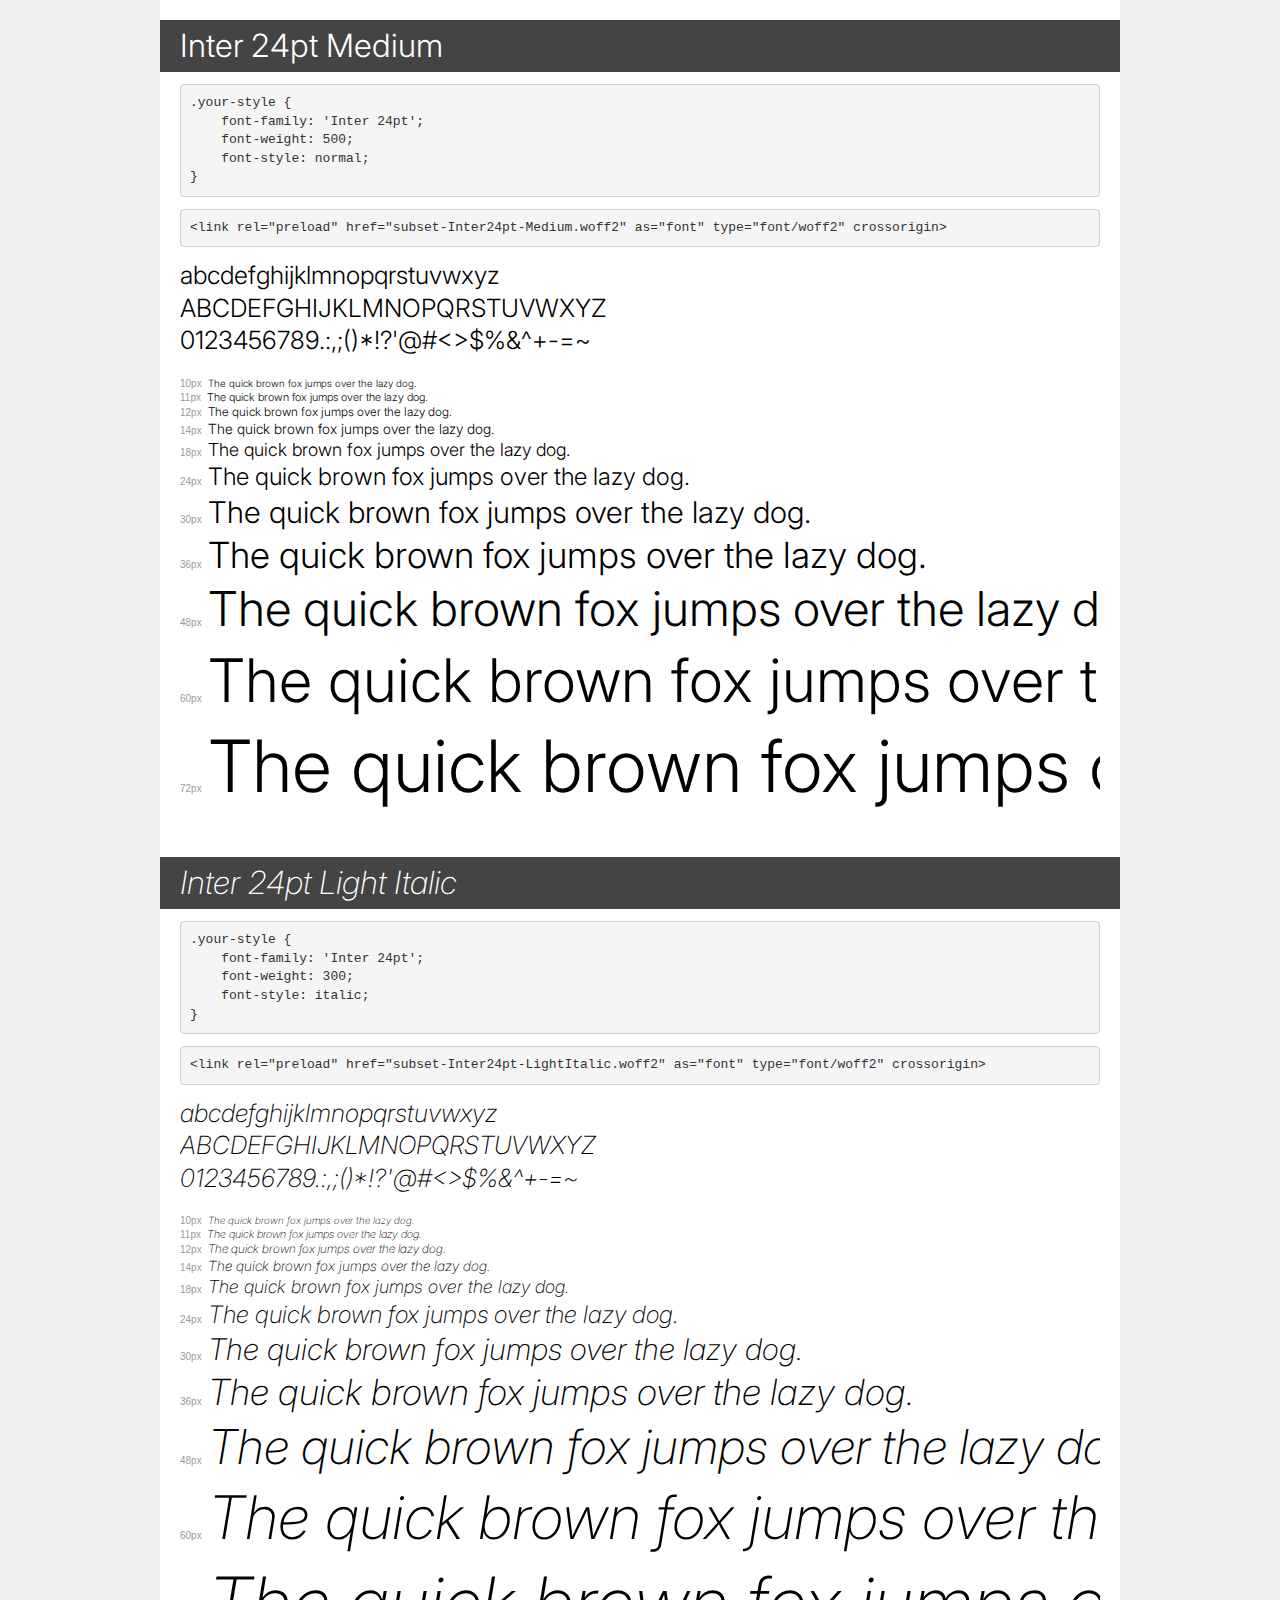
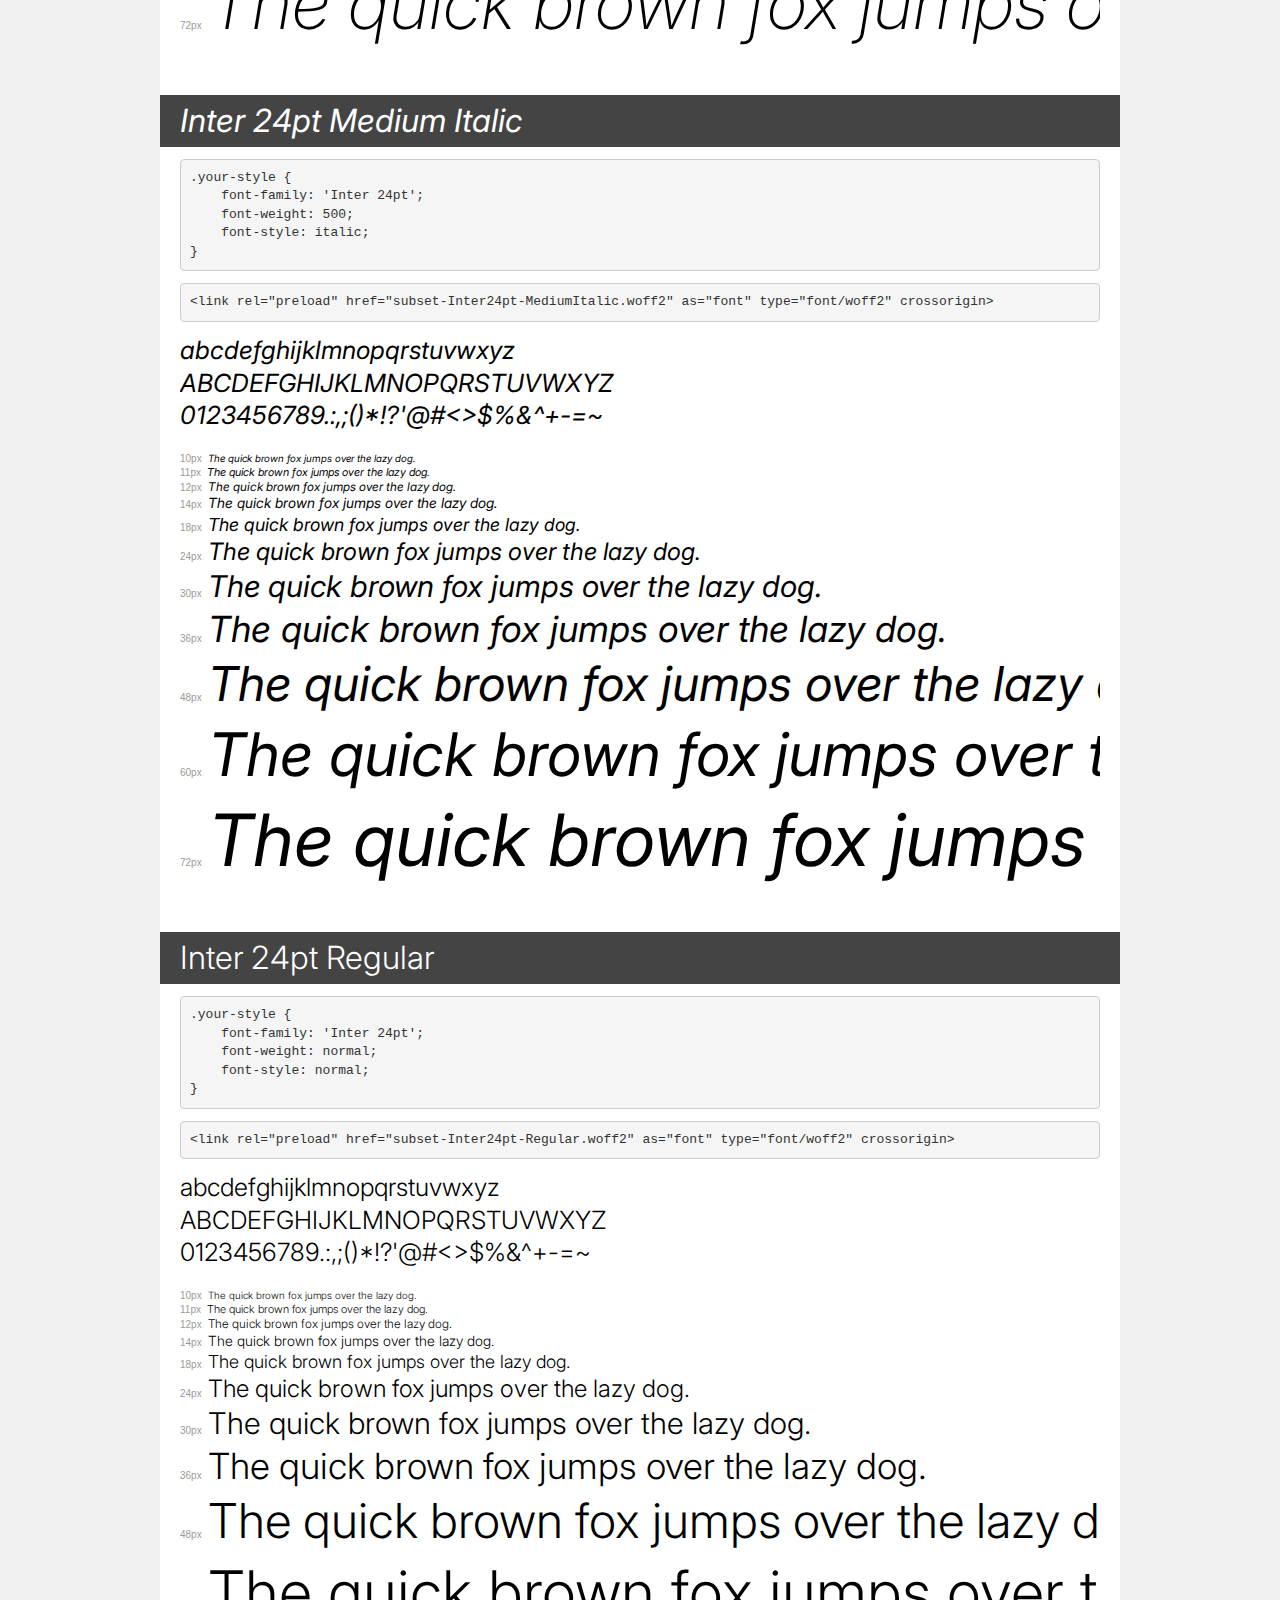
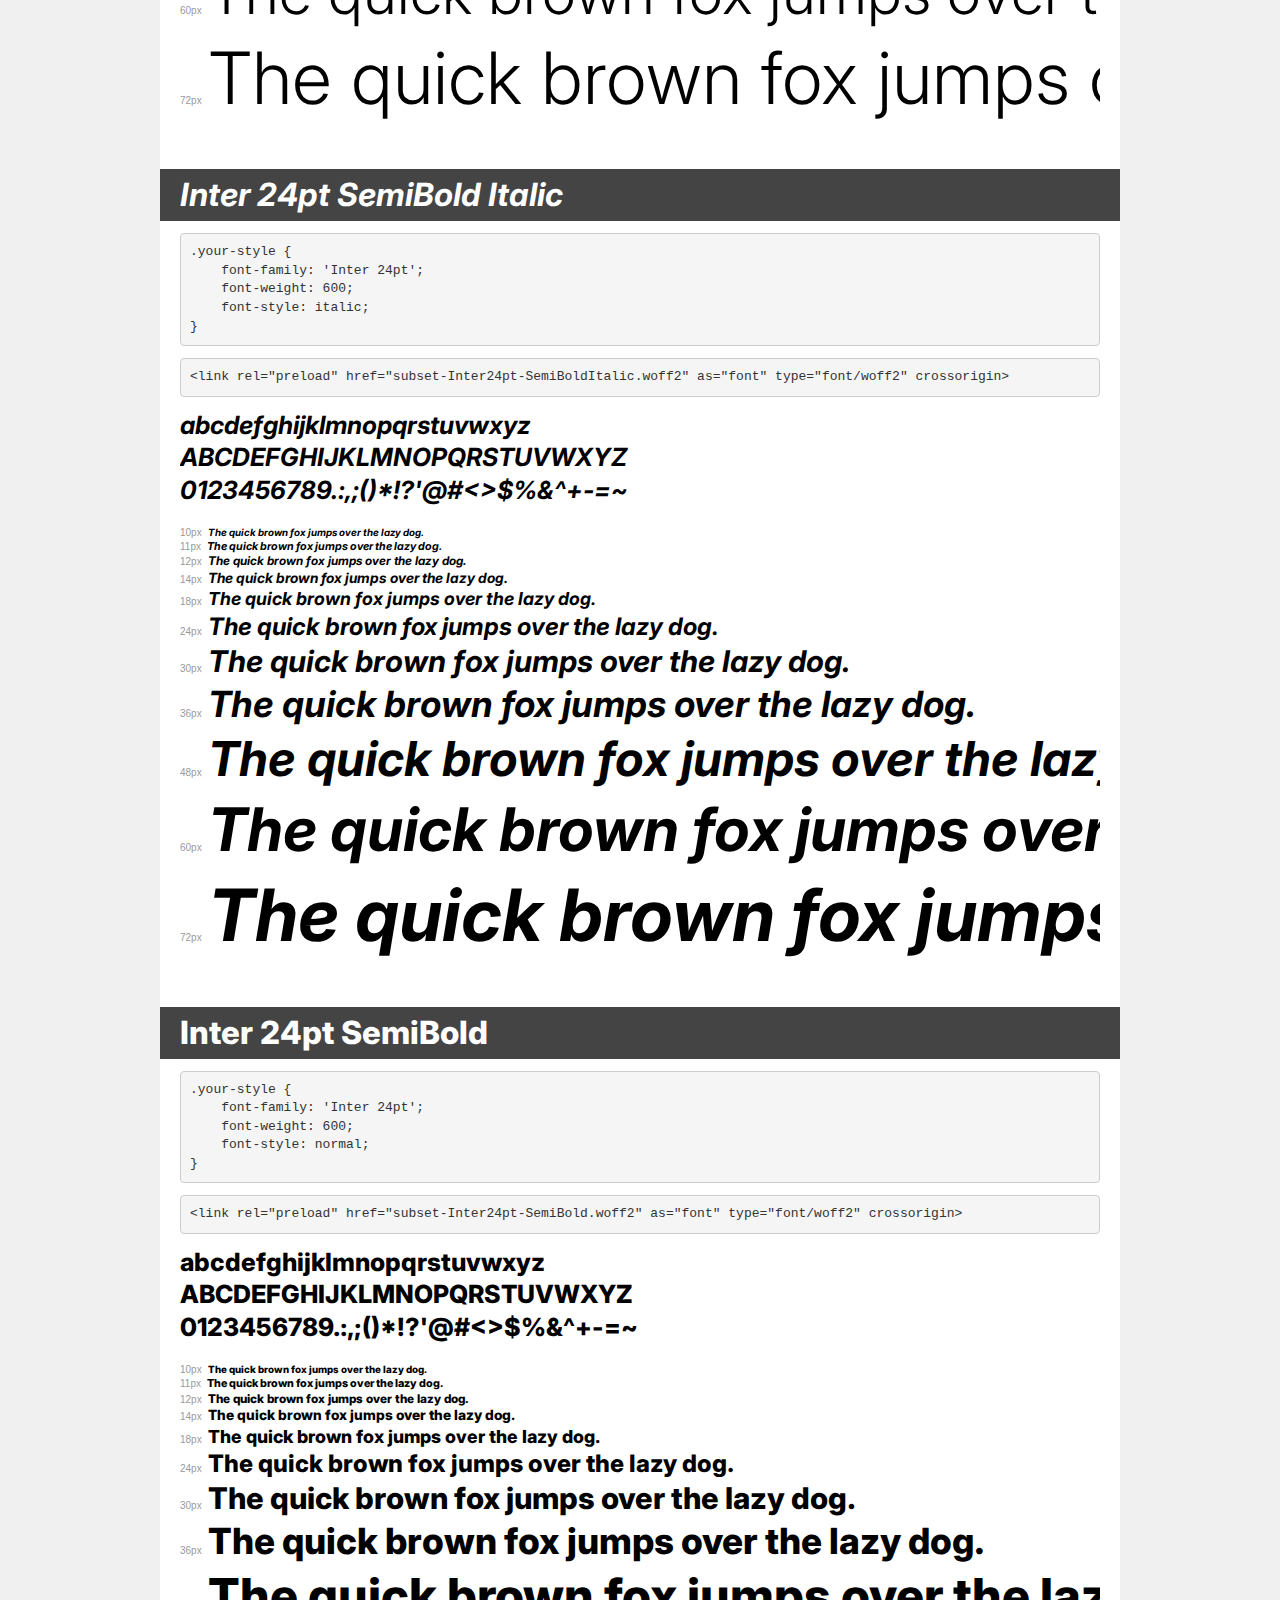
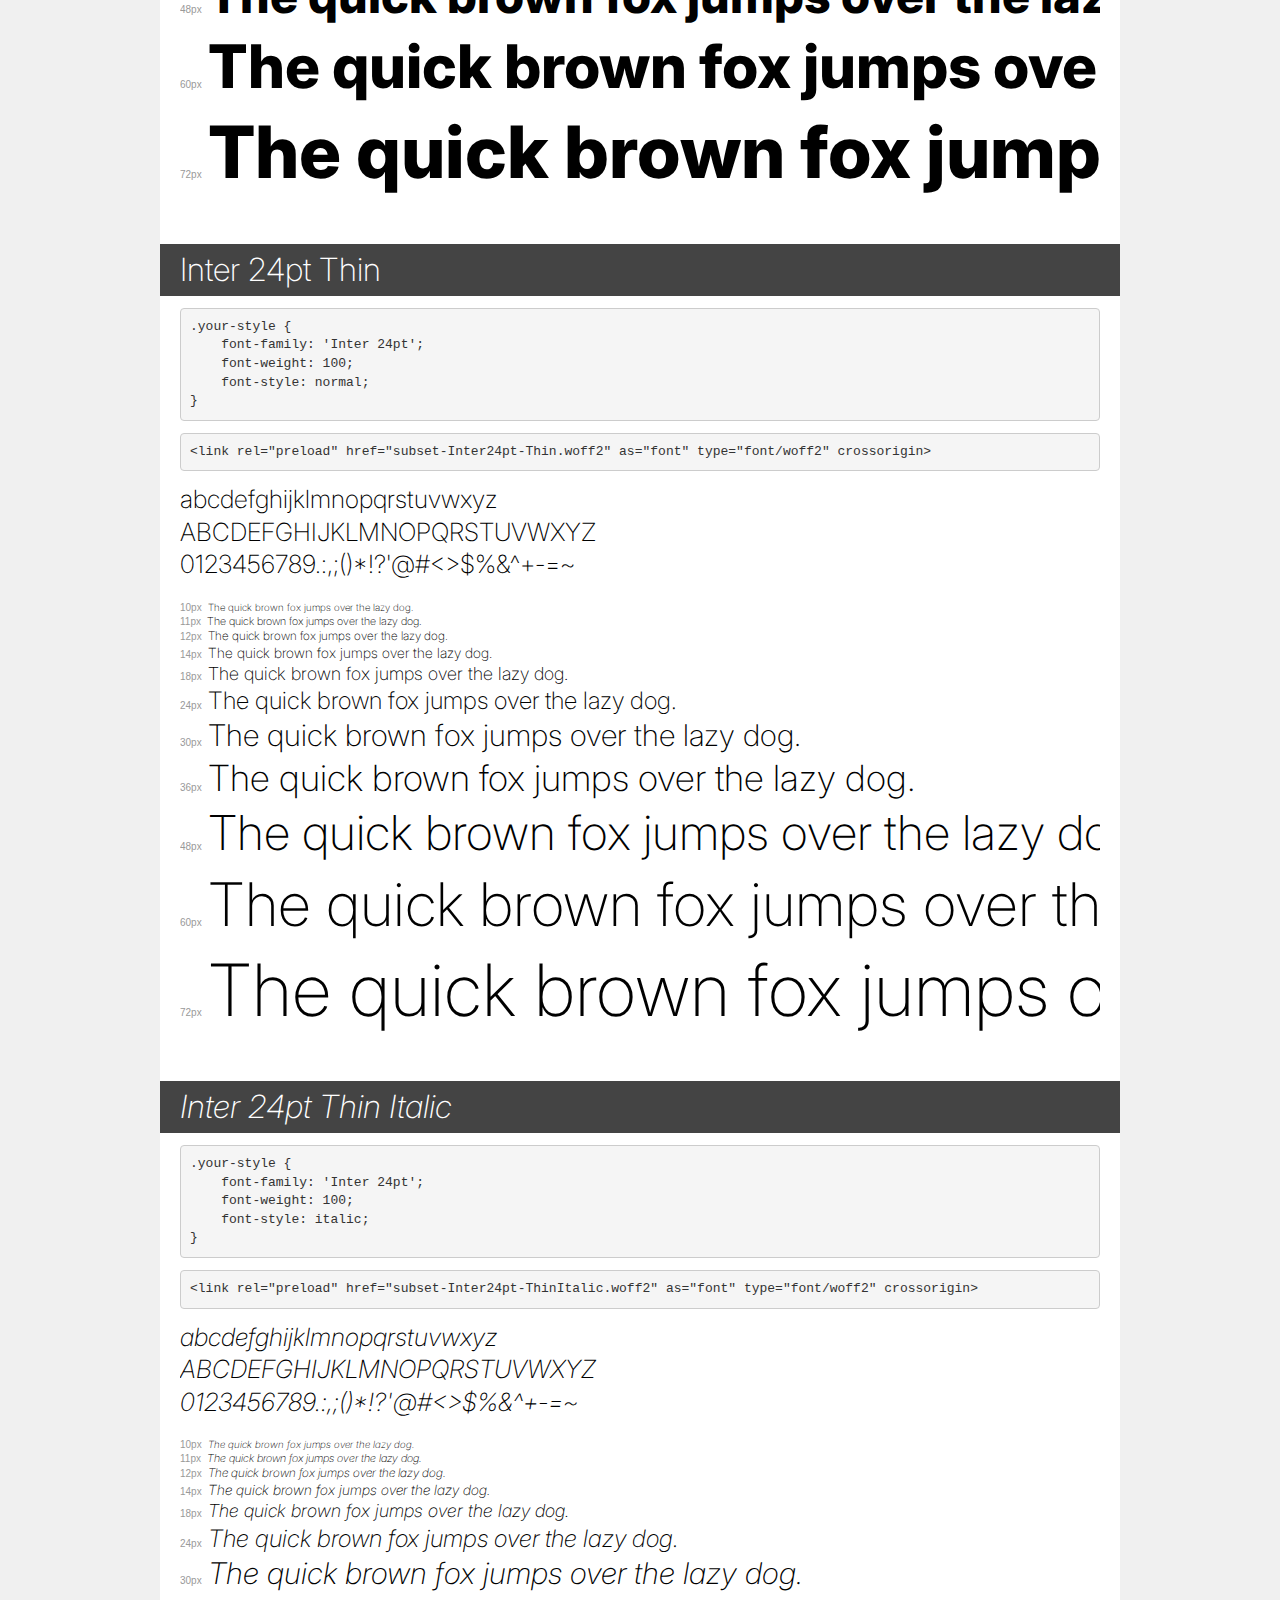
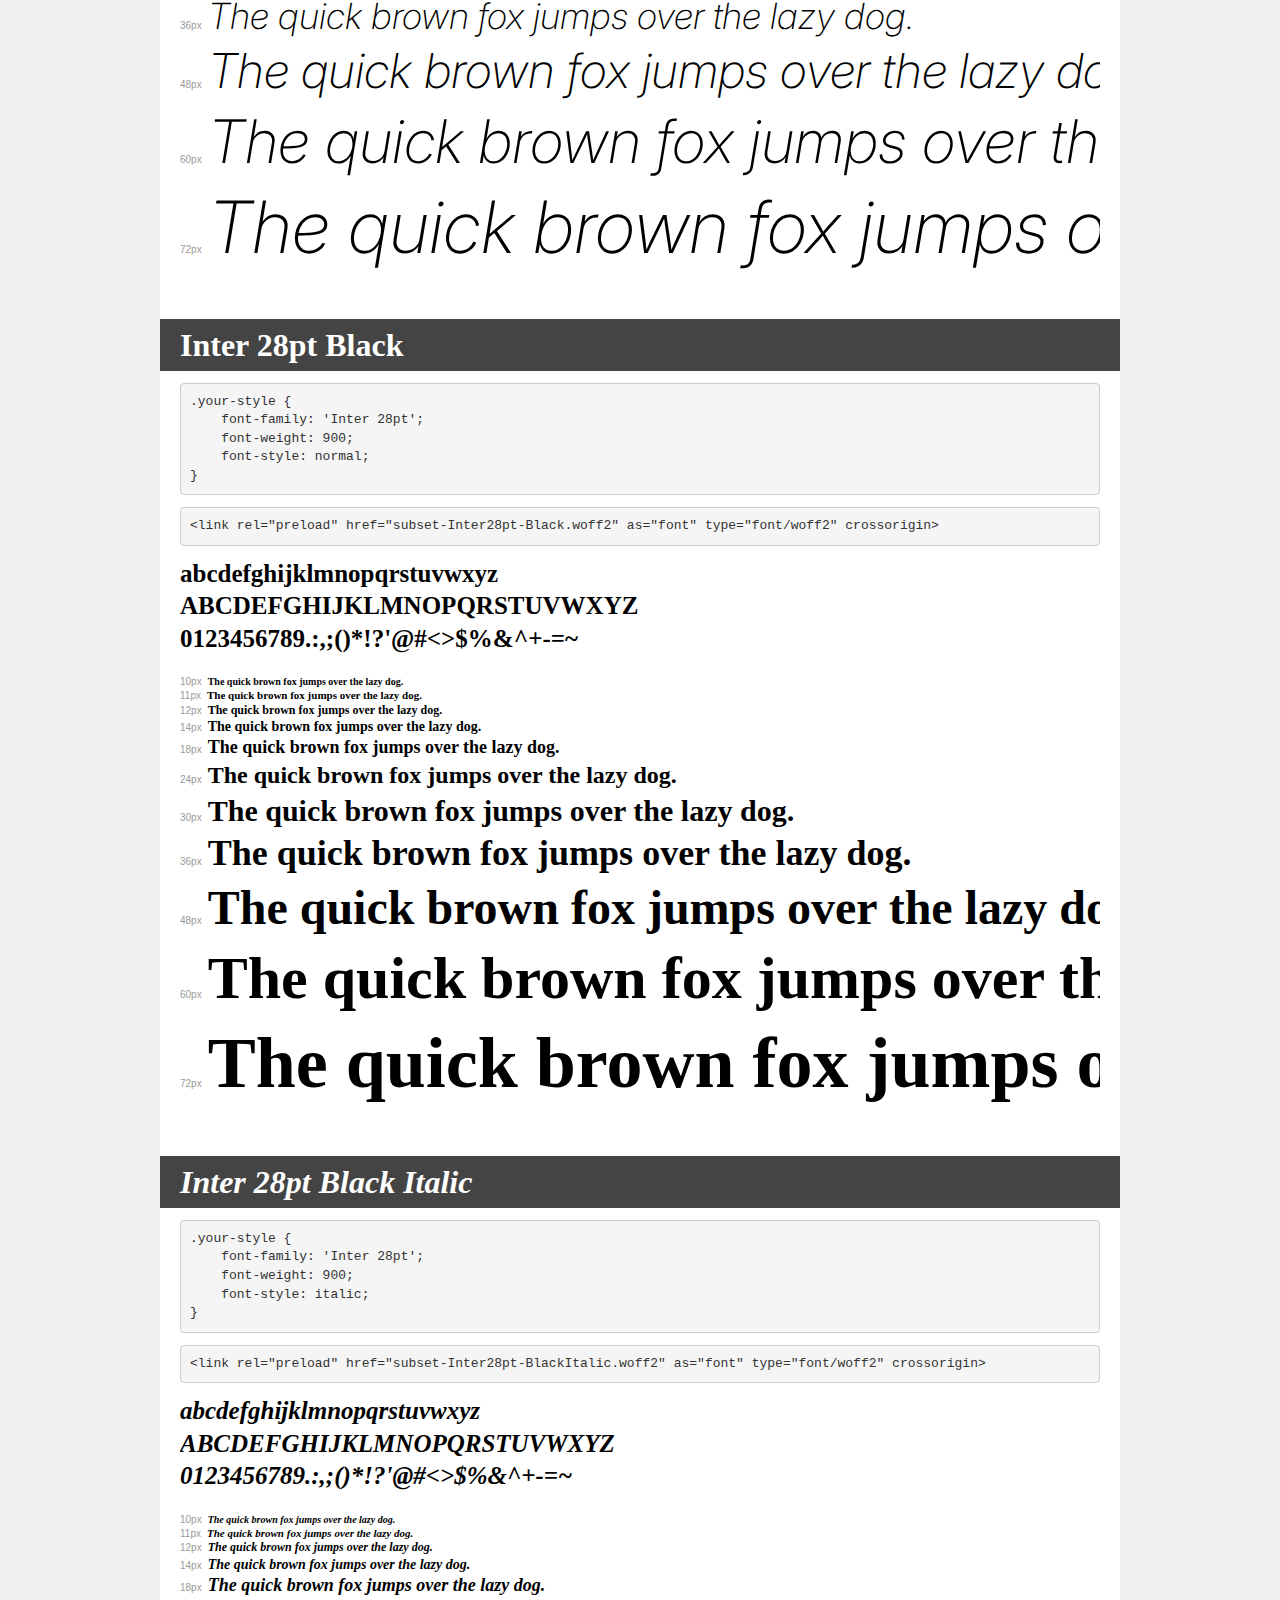
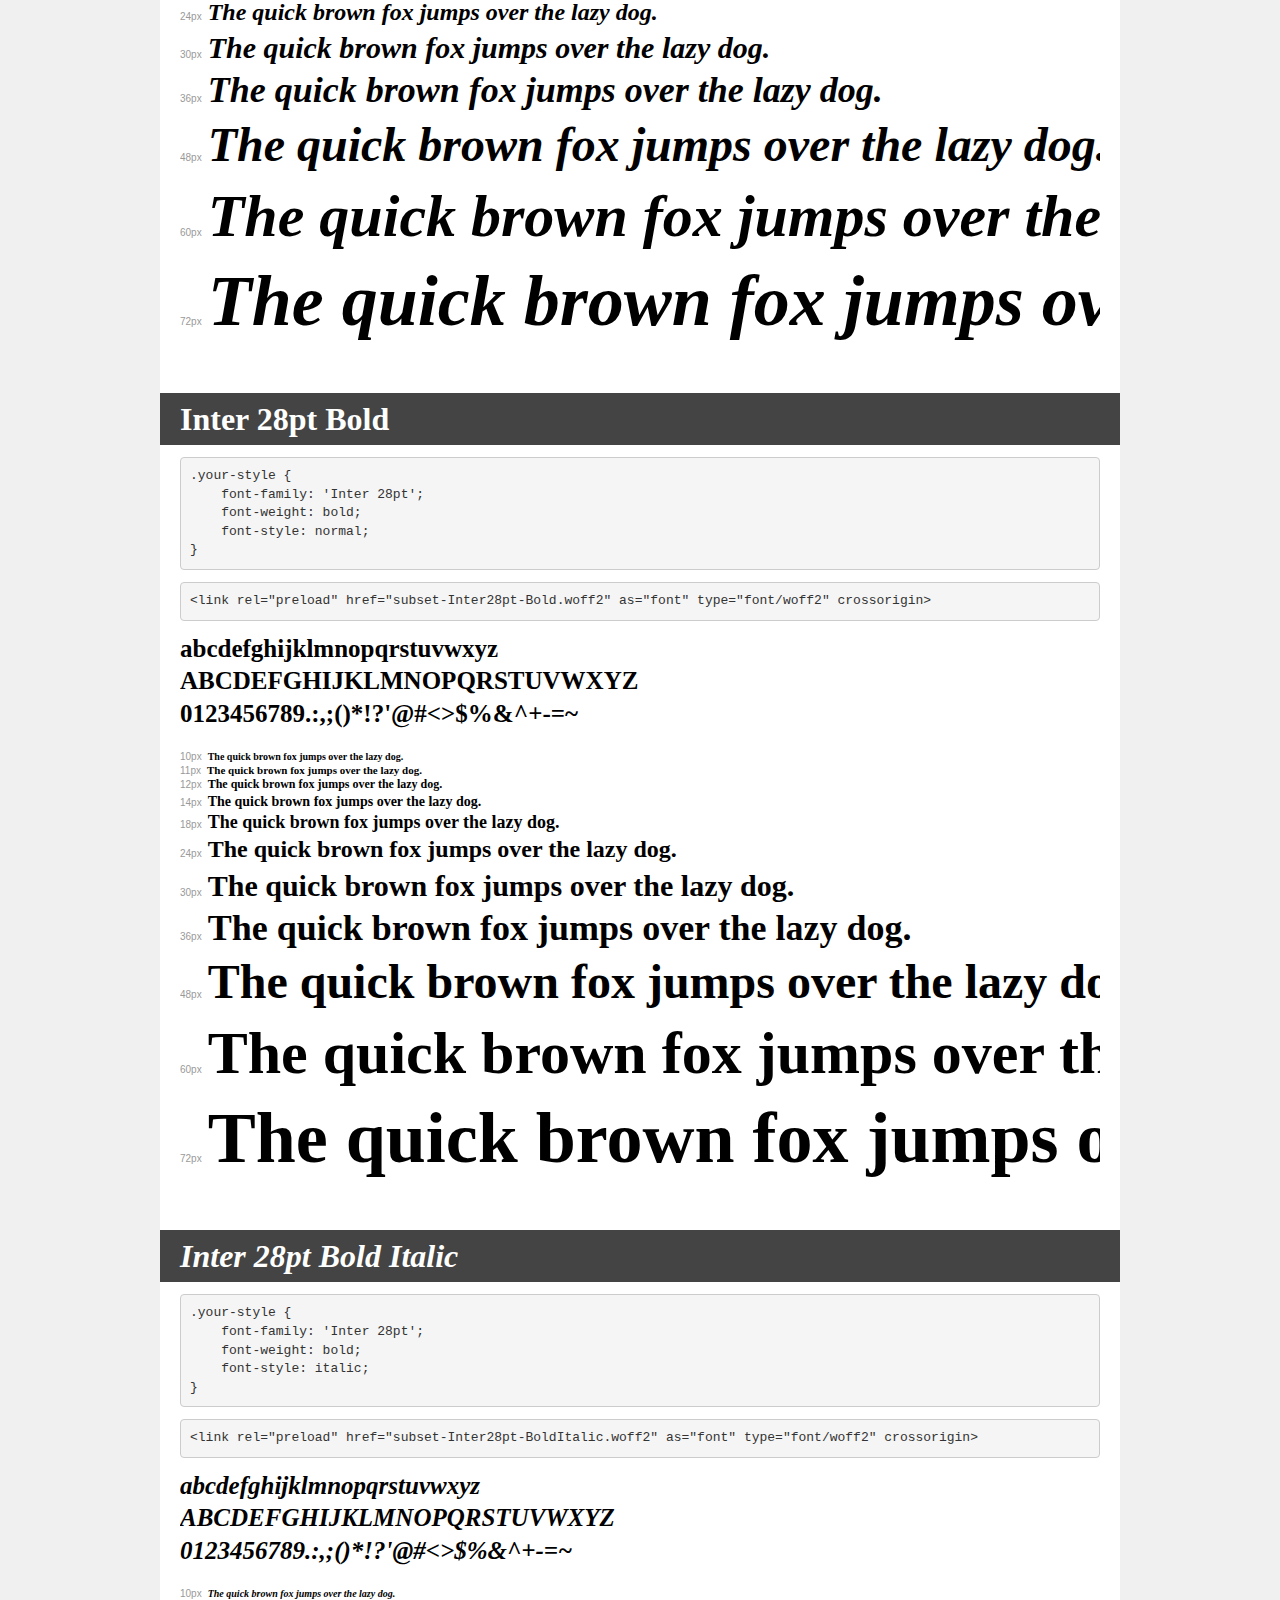
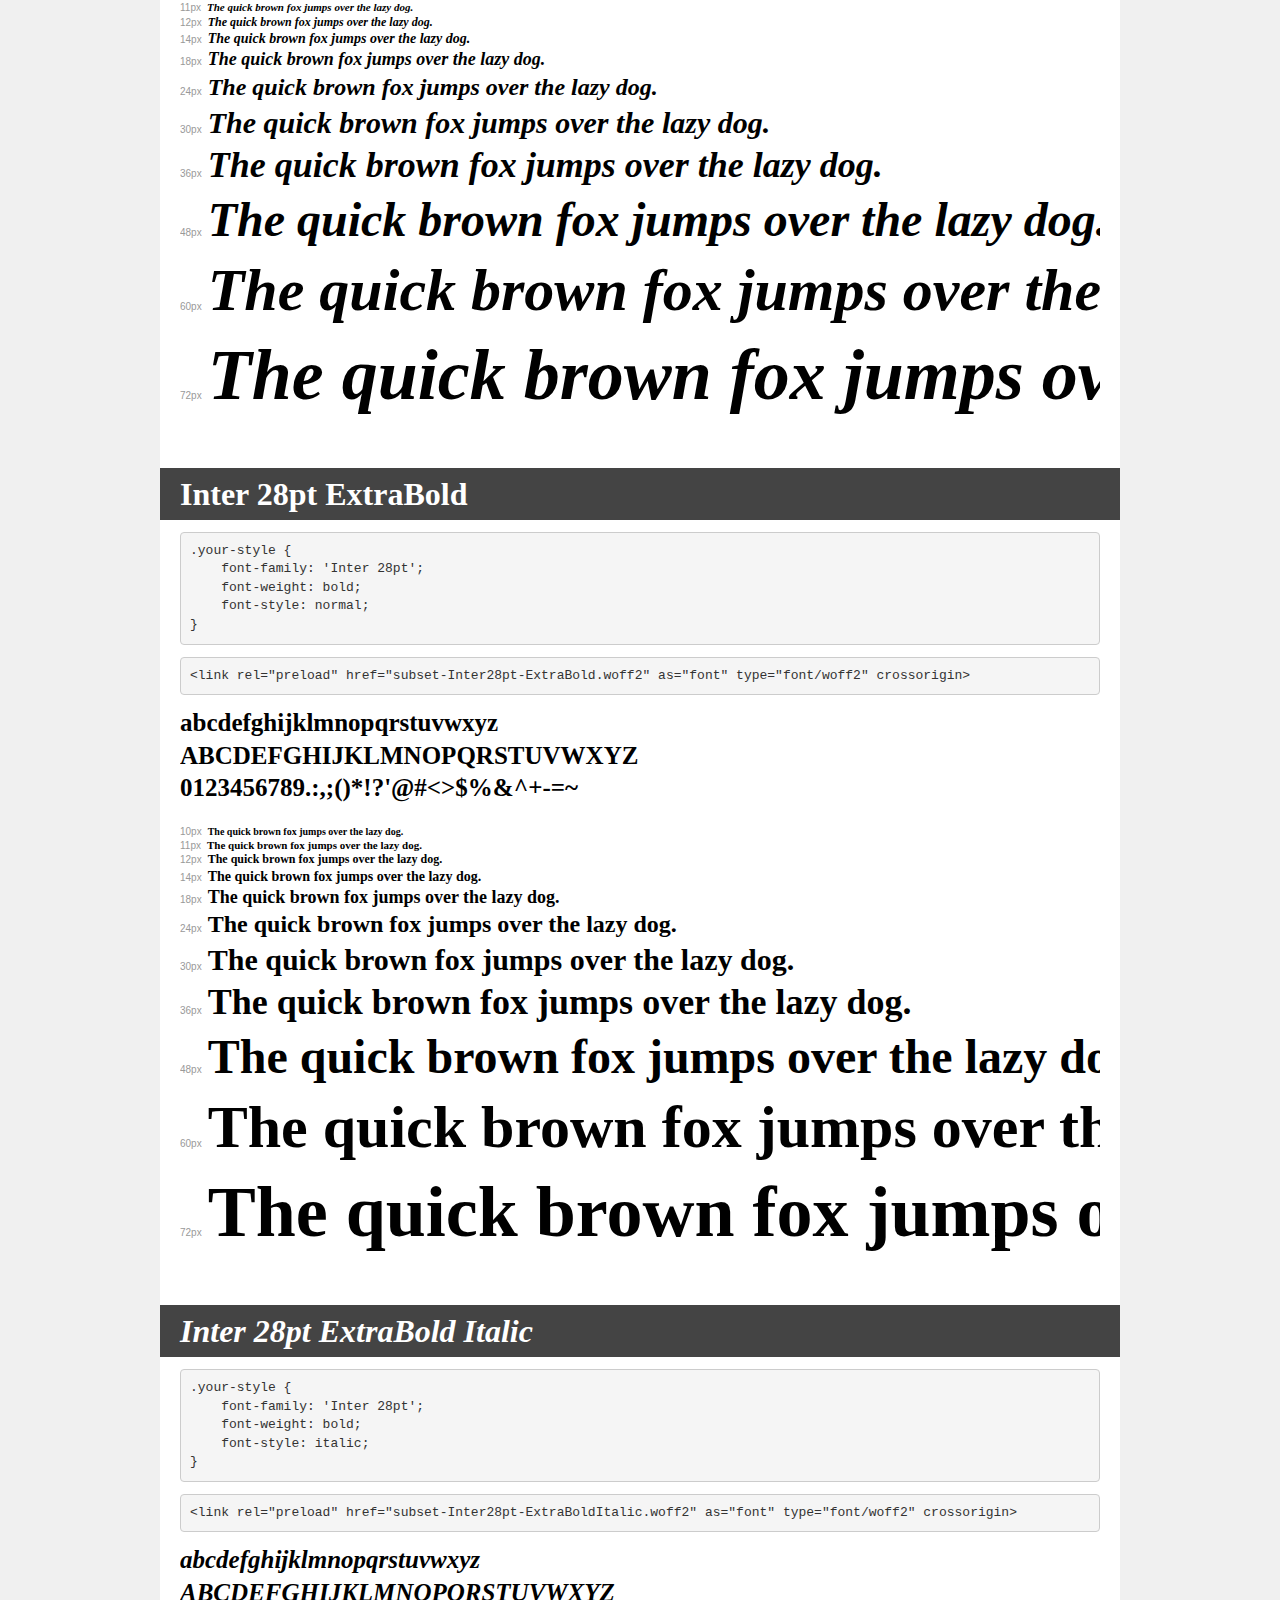
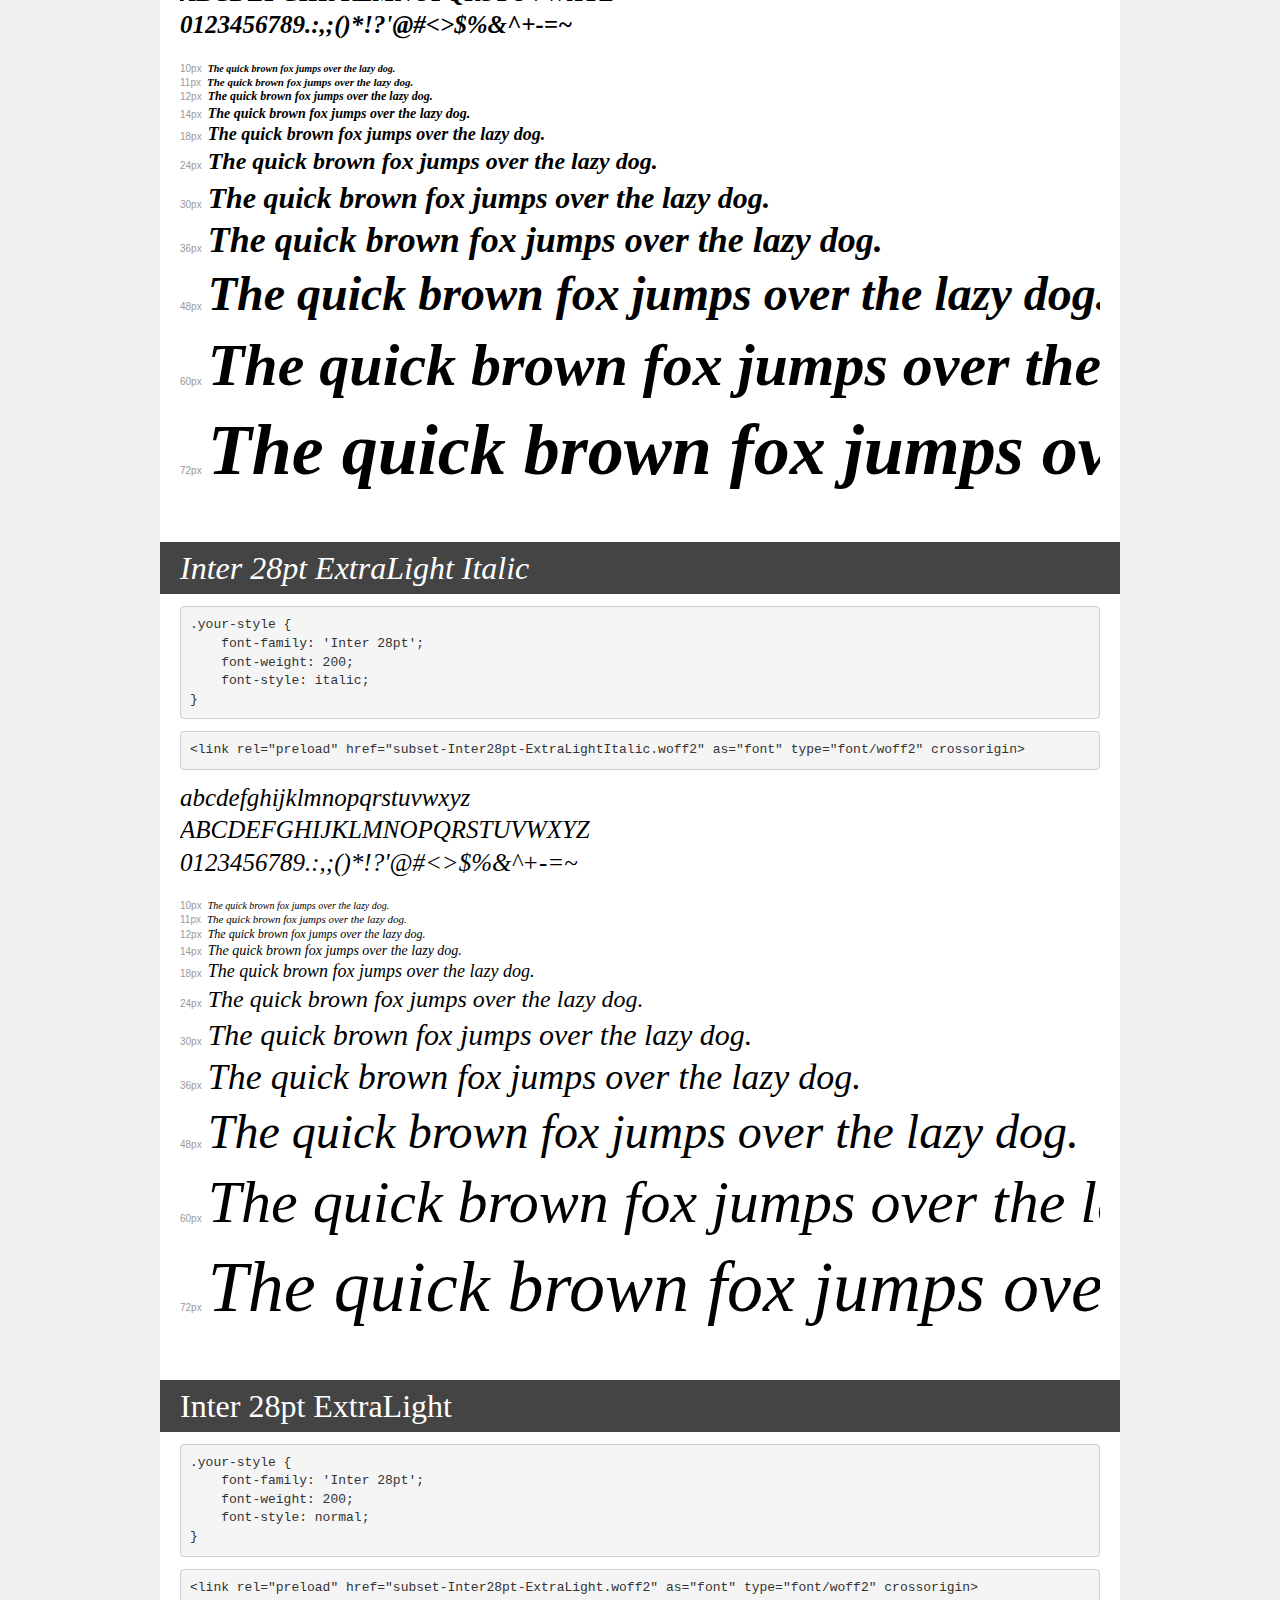
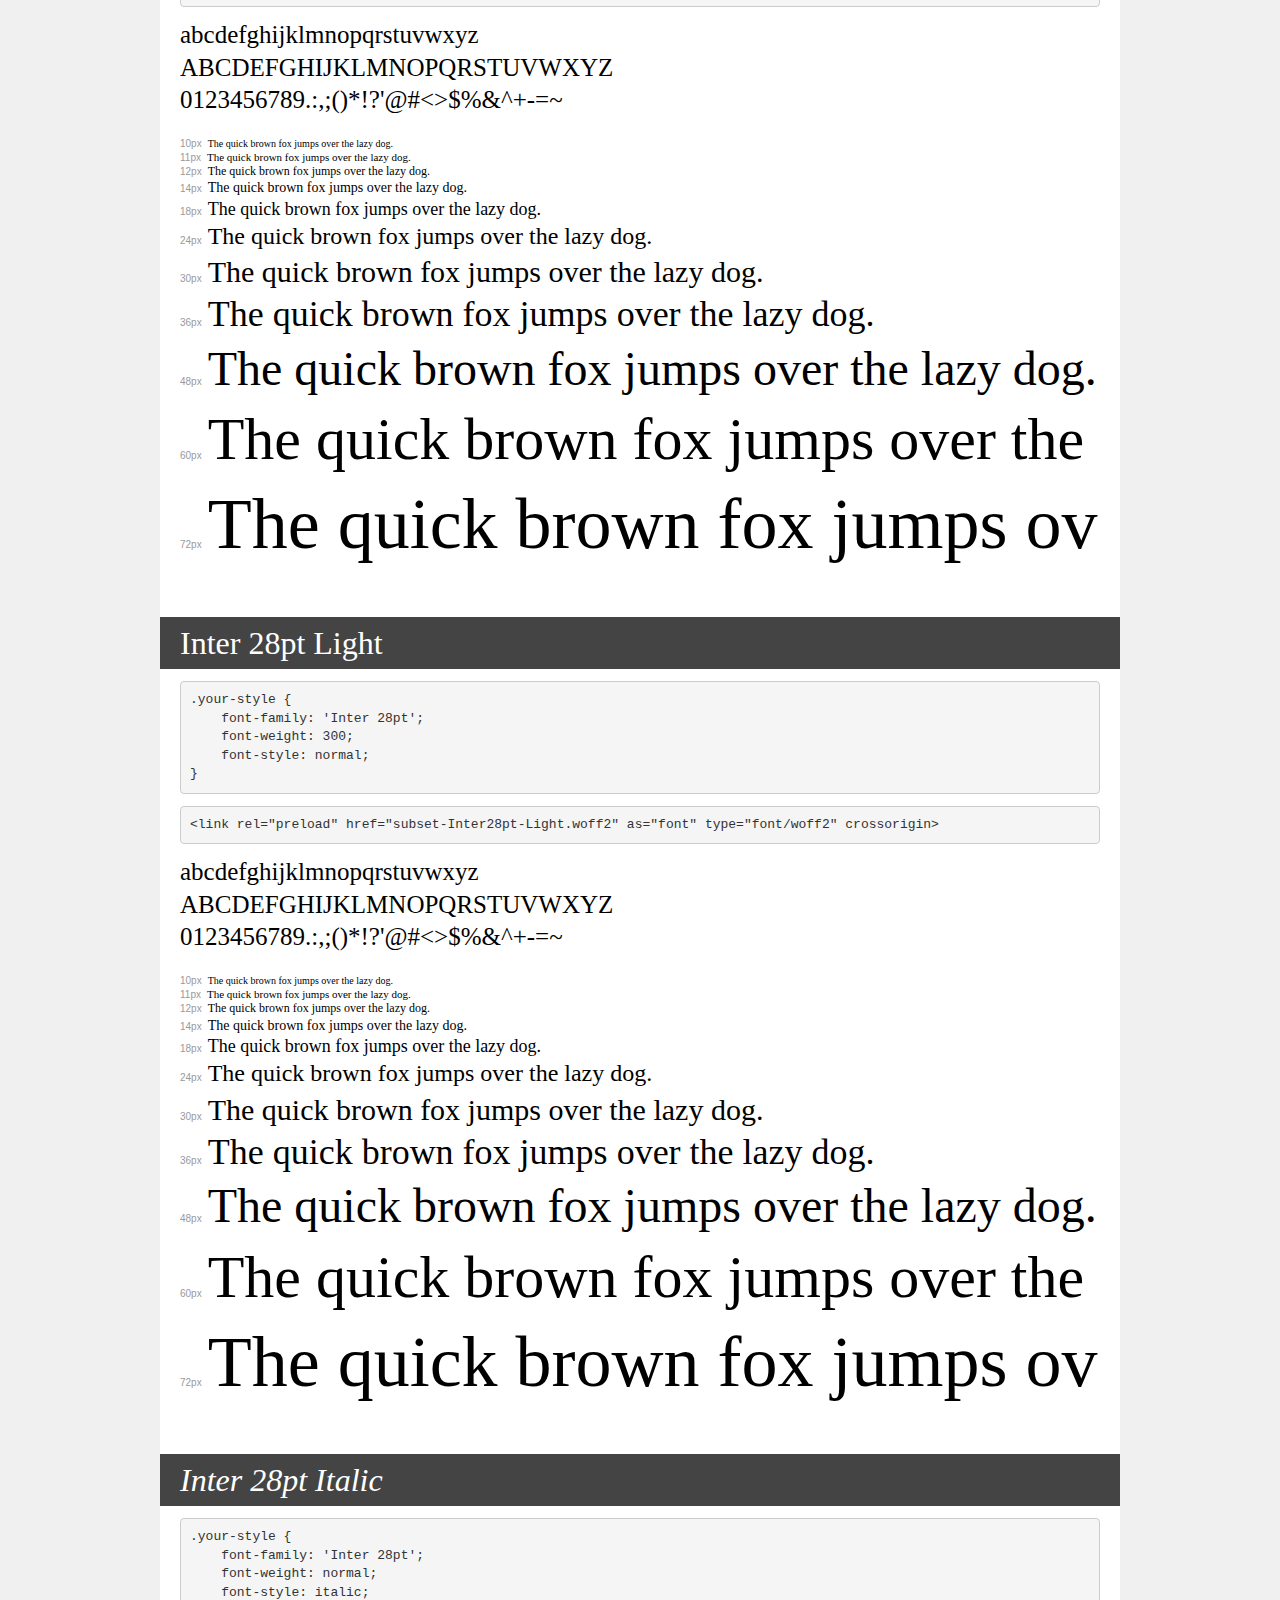
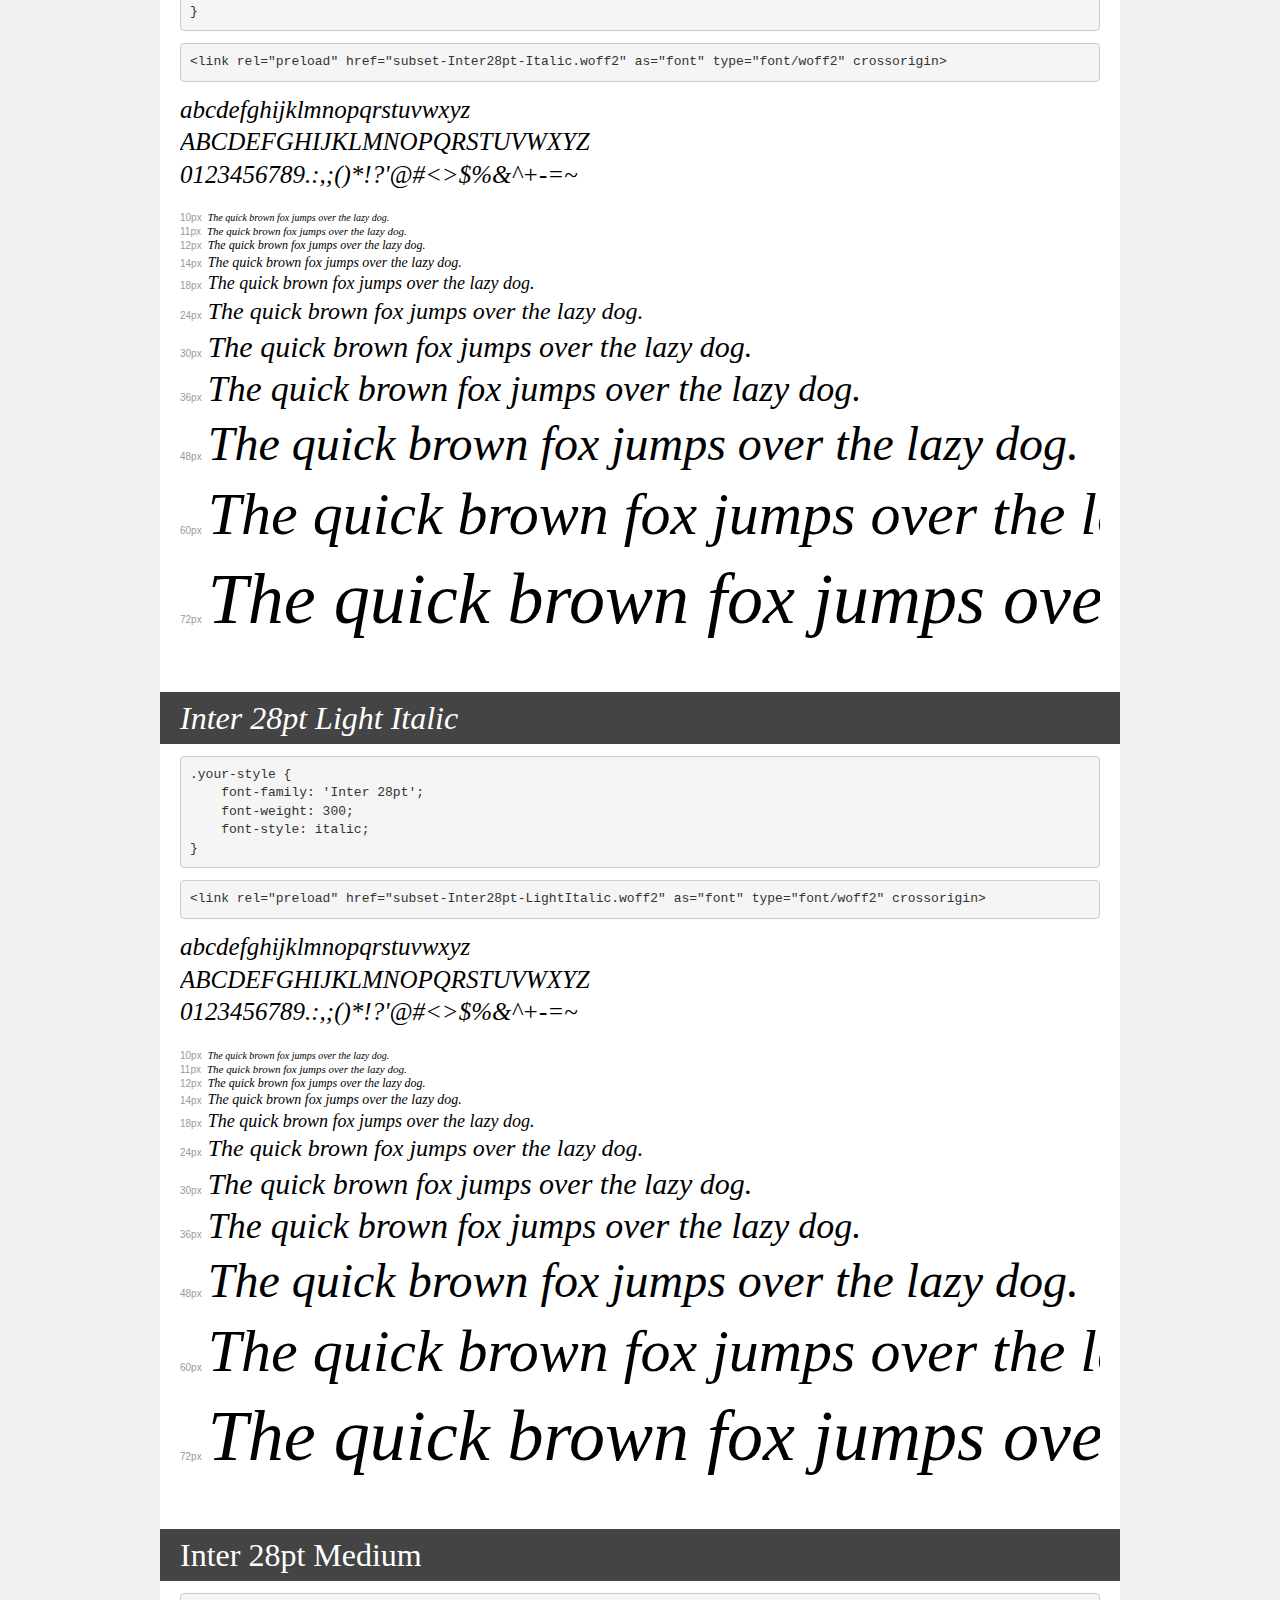
<file: assets/font_Intel/demo copy.html>
<!DOCTYPE html>
<html lang="en">
<head>
    <meta charset="utf-8">
    <meta http-equiv="X-UA-Compatible" content="IE=edge">
    <meta name="viewport" content="width=device-width, initial-scale=1">
    <meta name="robots" content="noindex, noarchive">
    <meta name="format-detection" content="telephone=no">
    <title>Transfonter demo</title>
    <link href="stylesheet.css" rel="stylesheet">
    <style>
        /*
        http://meyerweb.com/eric/tools/css/reset/
        v2.0 | 20110126
        License: none (public domain)
        */
        html, body, div, span, applet, object, iframe,
        h1, h2, h3, h4, h5, h6, p, blockquote, pre,
        a, abbr, acronym, address, big, cite, code,
        del, dfn, em, img, ins, kbd, q, s, samp,
        small, strike, strong, sub, sup, tt, var,
        b, u, i, center,
        dl, dt, dd, ol, ul, li,
        fieldset, form, label, legend,
        table, caption, tbody, tfoot, thead, tr, th, td,
        article, aside, canvas, details, embed,
        figure, figcaption, footer, header, hgroup,
        menu, nav, output, ruby, section, summary,
        time, mark, audio, video {
            margin: 0;
            padding: 0;
            border: 0;
            font-size: 100%;
            font: inherit;
            vertical-align: baseline;
        }
        /* HTML5 display-role reset for older browsers */
        article, aside, details, figcaption, figure,
        footer, header, hgroup, menu, nav, section {
            display: block;
        }
        body {
            line-height: 1;
        }
        ol, ul {
            list-style: none;
        }
        blockquote, q {
            quotes: none;
        }
        blockquote:before, blockquote:after,
        q:before, q:after {
            content: '';
            content: none;
        }
        table {
            border-collapse: collapse;
            border-spacing: 0;
        }
        /* demo styles */
        body {
            background: #f0f0f0;
            color: #000;
        }
        .page {
            background: #fff;
            width: 920px;
            margin: 0 auto;
            padding: 20px 20px 0 20px;
            overflow: hidden;
        }
        .font-container {
            overflow-x: auto;
            overflow-y: hidden;
            margin-bottom: 40px;
            line-height: 1.3;
            white-space: nowrap;
            padding-bottom: 5px;
        }
        h1 {
            position: relative;
            background: #444;
            font-size: 32px;
            color: #fff;
            padding: 10px 20px;
            margin: 0 -20px 12px -20px;
        }
        .letters {
            font-size: 25px;
            margin-bottom: 20px;
        }
        .s10:before {
            content: '10px';
        }
        .s11:before {
            content: '11px';
        }
        .s12:before {
            content: '12px';
        }
        .s14:before {
            content: '14px';
        }
        .s18:before {
            content: '18px';
        }
        .s24:before {
            content: '24px';
        }
        .s30:before {
            content: '30px';
        }
        .s36:before {
            content: '36px';
        }
        .s48:before {
            content: '48px';
        }
        .s60:before {
            content: '60px';
        }
        .s72:before {
            content: '72px';
        }
        .s10:before, .s11:before, .s12:before, .s14:before,
        .s18:before, .s24:before, .s30:before, .s36:before,
        .s48:before, .s60:before, .s72:before {
            font-family: Arial, sans-serif;
            font-size: 10px;
            font-weight: normal;
            font-style: normal;
            color: #999;
            padding-right: 6px;
        }
        pre {
            display: block;
            padding: 9px;
            margin: 0 0 12px;
            font-family: Monaco, Menlo, Consolas, "Courier New", monospace;
            font-size: 13px;
            line-height: 1.428571429;
            color: #333;
            font-weight: normal;
            font-style: normal;
            background-color: #f5f5f5;
            border: 1px solid #ccc;
            overflow-x: auto;
            border-radius: 4px;
        }
        /* responsive */
        @media (max-width: 959px) {
            .page {
                width: auto;
                margin: 0;
            }
        }
    </style>
</head>
<body>
<div class="page">
    <div class="demo">
        <h1 style="font-family: 'Inter 24pt'; font-weight: 500; font-style: normal;">Inter 24pt Medium</h1>
        <pre title="Usage">.your-style {
    font-family: 'Inter 24pt';
    font-weight: 500;
    font-style: normal;
}</pre>
        <pre title="Preload (optional)">
&lt;link rel=&quot;preload&quot; href=&quot;subset-Inter24pt-Medium.woff2&quot; as=&quot;font&quot; type=&quot;font/woff2&quot; crossorigin&gt;</pre>
        <div class="font-container" style="font-family: 'Inter 24pt'; font-weight: 500; font-style: normal;">
            <p class="letters">
                abcdefghijklmnopqrstuvwxyz<br>
ABCDEFGHIJKLMNOPQRSTUVWXYZ<br>
                0123456789.:,;()*!?'@#&lt;&gt;$%&^+-=~
            </p>
            <p class="s10" style="font-size: 10px;">The quick brown fox jumps over the lazy dog.</p>
            <p class="s11" style="font-size: 11px;">The quick brown fox jumps over the lazy dog.</p>
            <p class="s12" style="font-size: 12px;">The quick brown fox jumps over the lazy dog.</p>
            <p class="s14" style="font-size: 14px;">The quick brown fox jumps over the lazy dog.</p>
            <p class="s18" style="font-size: 18px;">The quick brown fox jumps over the lazy dog.</p>
            <p class="s24" style="font-size: 24px;">The quick brown fox jumps over the lazy dog.</p>
            <p class="s30" style="font-size: 30px;">The quick brown fox jumps over the lazy dog.</p>
            <p class="s36" style="font-size: 36px;">The quick brown fox jumps over the lazy dog.</p>
            <p class="s48" style="font-size: 48px;">The quick brown fox jumps over the lazy dog.</p>
            <p class="s60" style="font-size: 60px;">The quick brown fox jumps over the lazy dog.</p>
            <p class="s72" style="font-size: 72px;">The quick brown fox jumps over the lazy dog.</p>
        </div>
    </div>

    <div class="demo">
        <h1 style="font-family: 'Inter 24pt'; font-weight: 300; font-style: italic;">Inter 24pt Light Italic</h1>
        <pre title="Usage">.your-style {
    font-family: 'Inter 24pt';
    font-weight: 300;
    font-style: italic;
}</pre>
        <pre title="Preload (optional)">
&lt;link rel=&quot;preload&quot; href=&quot;subset-Inter24pt-LightItalic.woff2&quot; as=&quot;font&quot; type=&quot;font/woff2&quot; crossorigin&gt;</pre>
        <div class="font-container" style="font-family: 'Inter 24pt'; font-weight: 300; font-style: italic;">
            <p class="letters">
                abcdefghijklmnopqrstuvwxyz<br>
ABCDEFGHIJKLMNOPQRSTUVWXYZ<br>
                0123456789.:,;()*!?'@#&lt;&gt;$%&^+-=~
            </p>
            <p class="s10" style="font-size: 10px;">The quick brown fox jumps over the lazy dog.</p>
            <p class="s11" style="font-size: 11px;">The quick brown fox jumps over the lazy dog.</p>
            <p class="s12" style="font-size: 12px;">The quick brown fox jumps over the lazy dog.</p>
            <p class="s14" style="font-size: 14px;">The quick brown fox jumps over the lazy dog.</p>
            <p class="s18" style="font-size: 18px;">The quick brown fox jumps over the lazy dog.</p>
            <p class="s24" style="font-size: 24px;">The quick brown fox jumps over the lazy dog.</p>
            <p class="s30" style="font-size: 30px;">The quick brown fox jumps over the lazy dog.</p>
            <p class="s36" style="font-size: 36px;">The quick brown fox jumps over the lazy dog.</p>
            <p class="s48" style="font-size: 48px;">The quick brown fox jumps over the lazy dog.</p>
            <p class="s60" style="font-size: 60px;">The quick brown fox jumps over the lazy dog.</p>
            <p class="s72" style="font-size: 72px;">The quick brown fox jumps over the lazy dog.</p>
        </div>
    </div>

    <div class="demo">
        <h1 style="font-family: 'Inter 24pt'; font-weight: 500; font-style: italic;">Inter 24pt Medium Italic</h1>
        <pre title="Usage">.your-style {
    font-family: 'Inter 24pt';
    font-weight: 500;
    font-style: italic;
}</pre>
        <pre title="Preload (optional)">
&lt;link rel=&quot;preload&quot; href=&quot;subset-Inter24pt-MediumItalic.woff2&quot; as=&quot;font&quot; type=&quot;font/woff2&quot; crossorigin&gt;</pre>
        <div class="font-container" style="font-family: 'Inter 24pt'; font-weight: 500; font-style: italic;">
            <p class="letters">
                abcdefghijklmnopqrstuvwxyz<br>
ABCDEFGHIJKLMNOPQRSTUVWXYZ<br>
                0123456789.:,;()*!?'@#&lt;&gt;$%&^+-=~
            </p>
            <p class="s10" style="font-size: 10px;">The quick brown fox jumps over the lazy dog.</p>
            <p class="s11" style="font-size: 11px;">The quick brown fox jumps over the lazy dog.</p>
            <p class="s12" style="font-size: 12px;">The quick brown fox jumps over the lazy dog.</p>
            <p class="s14" style="font-size: 14px;">The quick brown fox jumps over the lazy dog.</p>
            <p class="s18" style="font-size: 18px;">The quick brown fox jumps over the lazy dog.</p>
            <p class="s24" style="font-size: 24px;">The quick brown fox jumps over the lazy dog.</p>
            <p class="s30" style="font-size: 30px;">The quick brown fox jumps over the lazy dog.</p>
            <p class="s36" style="font-size: 36px;">The quick brown fox jumps over the lazy dog.</p>
            <p class="s48" style="font-size: 48px;">The quick brown fox jumps over the lazy dog.</p>
            <p class="s60" style="font-size: 60px;">The quick brown fox jumps over the lazy dog.</p>
            <p class="s72" style="font-size: 72px;">The quick brown fox jumps over the lazy dog.</p>
        </div>
    </div>

    <div class="demo">
        <h1 style="font-family: 'Inter 24pt'; font-weight: normal; font-style: normal;">Inter 24pt Regular</h1>
        <pre title="Usage">.your-style {
    font-family: 'Inter 24pt';
    font-weight: normal;
    font-style: normal;
}</pre>
        <pre title="Preload (optional)">
&lt;link rel=&quot;preload&quot; href=&quot;subset-Inter24pt-Regular.woff2&quot; as=&quot;font&quot; type=&quot;font/woff2&quot; crossorigin&gt;</pre>
        <div class="font-container" style="font-family: 'Inter 24pt'; font-weight: normal; font-style: normal;">
            <p class="letters">
                abcdefghijklmnopqrstuvwxyz<br>
ABCDEFGHIJKLMNOPQRSTUVWXYZ<br>
                0123456789.:,;()*!?'@#&lt;&gt;$%&^+-=~
            </p>
            <p class="s10" style="font-size: 10px;">The quick brown fox jumps over the lazy dog.</p>
            <p class="s11" style="font-size: 11px;">The quick brown fox jumps over the lazy dog.</p>
            <p class="s12" style="font-size: 12px;">The quick brown fox jumps over the lazy dog.</p>
            <p class="s14" style="font-size: 14px;">The quick brown fox jumps over the lazy dog.</p>
            <p class="s18" style="font-size: 18px;">The quick brown fox jumps over the lazy dog.</p>
            <p class="s24" style="font-size: 24px;">The quick brown fox jumps over the lazy dog.</p>
            <p class="s30" style="font-size: 30px;">The quick brown fox jumps over the lazy dog.</p>
            <p class="s36" style="font-size: 36px;">The quick brown fox jumps over the lazy dog.</p>
            <p class="s48" style="font-size: 48px;">The quick brown fox jumps over the lazy dog.</p>
            <p class="s60" style="font-size: 60px;">The quick brown fox jumps over the lazy dog.</p>
            <p class="s72" style="font-size: 72px;">The quick brown fox jumps over the lazy dog.</p>
        </div>
    </div>

    <div class="demo">
        <h1 style="font-family: 'Inter 24pt'; font-weight: 600; font-style: italic;">Inter 24pt SemiBold Italic</h1>
        <pre title="Usage">.your-style {
    font-family: 'Inter 24pt';
    font-weight: 600;
    font-style: italic;
}</pre>
        <pre title="Preload (optional)">
&lt;link rel=&quot;preload&quot; href=&quot;subset-Inter24pt-SemiBoldItalic.woff2&quot; as=&quot;font&quot; type=&quot;font/woff2&quot; crossorigin&gt;</pre>
        <div class="font-container" style="font-family: 'Inter 24pt'; font-weight: 600; font-style: italic;">
            <p class="letters">
                abcdefghijklmnopqrstuvwxyz<br>
ABCDEFGHIJKLMNOPQRSTUVWXYZ<br>
                0123456789.:,;()*!?'@#&lt;&gt;$%&^+-=~
            </p>
            <p class="s10" style="font-size: 10px;">The quick brown fox jumps over the lazy dog.</p>
            <p class="s11" style="font-size: 11px;">The quick brown fox jumps over the lazy dog.</p>
            <p class="s12" style="font-size: 12px;">The quick brown fox jumps over the lazy dog.</p>
            <p class="s14" style="font-size: 14px;">The quick brown fox jumps over the lazy dog.</p>
            <p class="s18" style="font-size: 18px;">The quick brown fox jumps over the lazy dog.</p>
            <p class="s24" style="font-size: 24px;">The quick brown fox jumps over the lazy dog.</p>
            <p class="s30" style="font-size: 30px;">The quick brown fox jumps over the lazy dog.</p>
            <p class="s36" style="font-size: 36px;">The quick brown fox jumps over the lazy dog.</p>
            <p class="s48" style="font-size: 48px;">The quick brown fox jumps over the lazy dog.</p>
            <p class="s60" style="font-size: 60px;">The quick brown fox jumps over the lazy dog.</p>
            <p class="s72" style="font-size: 72px;">The quick brown fox jumps over the lazy dog.</p>
        </div>
    </div>

    <div class="demo">
        <h1 style="font-family: 'Inter 24pt'; font-weight: 600; font-style: normal;">Inter 24pt SemiBold</h1>
        <pre title="Usage">.your-style {
    font-family: 'Inter 24pt';
    font-weight: 600;
    font-style: normal;
}</pre>
        <pre title="Preload (optional)">
&lt;link rel=&quot;preload&quot; href=&quot;subset-Inter24pt-SemiBold.woff2&quot; as=&quot;font&quot; type=&quot;font/woff2&quot; crossorigin&gt;</pre>
        <div class="font-container" style="font-family: 'Inter 24pt'; font-weight: 600; font-style: normal;">
            <p class="letters">
                abcdefghijklmnopqrstuvwxyz<br>
ABCDEFGHIJKLMNOPQRSTUVWXYZ<br>
                0123456789.:,;()*!?'@#&lt;&gt;$%&^+-=~
            </p>
            <p class="s10" style="font-size: 10px;">The quick brown fox jumps over the lazy dog.</p>
            <p class="s11" style="font-size: 11px;">The quick brown fox jumps over the lazy dog.</p>
            <p class="s12" style="font-size: 12px;">The quick brown fox jumps over the lazy dog.</p>
            <p class="s14" style="font-size: 14px;">The quick brown fox jumps over the lazy dog.</p>
            <p class="s18" style="font-size: 18px;">The quick brown fox jumps over the lazy dog.</p>
            <p class="s24" style="font-size: 24px;">The quick brown fox jumps over the lazy dog.</p>
            <p class="s30" style="font-size: 30px;">The quick brown fox jumps over the lazy dog.</p>
            <p class="s36" style="font-size: 36px;">The quick brown fox jumps over the lazy dog.</p>
            <p class="s48" style="font-size: 48px;">The quick brown fox jumps over the lazy dog.</p>
            <p class="s60" style="font-size: 60px;">The quick brown fox jumps over the lazy dog.</p>
            <p class="s72" style="font-size: 72px;">The quick brown fox jumps over the lazy dog.</p>
        </div>
    </div>

    <div class="demo">
        <h1 style="font-family: 'Inter 24pt'; font-weight: 100; font-style: normal;">Inter 24pt Thin</h1>
        <pre title="Usage">.your-style {
    font-family: 'Inter 24pt';
    font-weight: 100;
    font-style: normal;
}</pre>
        <pre title="Preload (optional)">
&lt;link rel=&quot;preload&quot; href=&quot;subset-Inter24pt-Thin.woff2&quot; as=&quot;font&quot; type=&quot;font/woff2&quot; crossorigin&gt;</pre>
        <div class="font-container" style="font-family: 'Inter 24pt'; font-weight: 100; font-style: normal;">
            <p class="letters">
                abcdefghijklmnopqrstuvwxyz<br>
ABCDEFGHIJKLMNOPQRSTUVWXYZ<br>
                0123456789.:,;()*!?'@#&lt;&gt;$%&^+-=~
            </p>
            <p class="s10" style="font-size: 10px;">The quick brown fox jumps over the lazy dog.</p>
            <p class="s11" style="font-size: 11px;">The quick brown fox jumps over the lazy dog.</p>
            <p class="s12" style="font-size: 12px;">The quick brown fox jumps over the lazy dog.</p>
            <p class="s14" style="font-size: 14px;">The quick brown fox jumps over the lazy dog.</p>
            <p class="s18" style="font-size: 18px;">The quick brown fox jumps over the lazy dog.</p>
            <p class="s24" style="font-size: 24px;">The quick brown fox jumps over the lazy dog.</p>
            <p class="s30" style="font-size: 30px;">The quick brown fox jumps over the lazy dog.</p>
            <p class="s36" style="font-size: 36px;">The quick brown fox jumps over the lazy dog.</p>
            <p class="s48" style="font-size: 48px;">The quick brown fox jumps over the lazy dog.</p>
            <p class="s60" style="font-size: 60px;">The quick brown fox jumps over the lazy dog.</p>
            <p class="s72" style="font-size: 72px;">The quick brown fox jumps over the lazy dog.</p>
        </div>
    </div>

    <div class="demo">
        <h1 style="font-family: 'Inter 24pt'; font-weight: 100; font-style: italic;">Inter 24pt Thin Italic</h1>
        <pre title="Usage">.your-style {
    font-family: 'Inter 24pt';
    font-weight: 100;
    font-style: italic;
}</pre>
        <pre title="Preload (optional)">
&lt;link rel=&quot;preload&quot; href=&quot;subset-Inter24pt-ThinItalic.woff2&quot; as=&quot;font&quot; type=&quot;font/woff2&quot; crossorigin&gt;</pre>
        <div class="font-container" style="font-family: 'Inter 24pt'; font-weight: 100; font-style: italic;">
            <p class="letters">
                abcdefghijklmnopqrstuvwxyz<br>
ABCDEFGHIJKLMNOPQRSTUVWXYZ<br>
                0123456789.:,;()*!?'@#&lt;&gt;$%&^+-=~
            </p>
            <p class="s10" style="font-size: 10px;">The quick brown fox jumps over the lazy dog.</p>
            <p class="s11" style="font-size: 11px;">The quick brown fox jumps over the lazy dog.</p>
            <p class="s12" style="font-size: 12px;">The quick brown fox jumps over the lazy dog.</p>
            <p class="s14" style="font-size: 14px;">The quick brown fox jumps over the lazy dog.</p>
            <p class="s18" style="font-size: 18px;">The quick brown fox jumps over the lazy dog.</p>
            <p class="s24" style="font-size: 24px;">The quick brown fox jumps over the lazy dog.</p>
            <p class="s30" style="font-size: 30px;">The quick brown fox jumps over the lazy dog.</p>
            <p class="s36" style="font-size: 36px;">The quick brown fox jumps over the lazy dog.</p>
            <p class="s48" style="font-size: 48px;">The quick brown fox jumps over the lazy dog.</p>
            <p class="s60" style="font-size: 60px;">The quick brown fox jumps over the lazy dog.</p>
            <p class="s72" style="font-size: 72px;">The quick brown fox jumps over the lazy dog.</p>
        </div>
    </div>

    <div class="demo">
        <h1 style="font-family: 'Inter 28pt'; font-weight: 900; font-style: normal;">Inter 28pt Black</h1>
        <pre title="Usage">.your-style {
    font-family: 'Inter 28pt';
    font-weight: 900;
    font-style: normal;
}</pre>
        <pre title="Preload (optional)">
&lt;link rel=&quot;preload&quot; href=&quot;subset-Inter28pt-Black.woff2&quot; as=&quot;font&quot; type=&quot;font/woff2&quot; crossorigin&gt;</pre>
        <div class="font-container" style="font-family: 'Inter 28pt'; font-weight: 900; font-style: normal;">
            <p class="letters">
                abcdefghijklmnopqrstuvwxyz<br>
ABCDEFGHIJKLMNOPQRSTUVWXYZ<br>
                0123456789.:,;()*!?'@#&lt;&gt;$%&^+-=~
            </p>
            <p class="s10" style="font-size: 10px;">The quick brown fox jumps over the lazy dog.</p>
            <p class="s11" style="font-size: 11px;">The quick brown fox jumps over the lazy dog.</p>
            <p class="s12" style="font-size: 12px;">The quick brown fox jumps over the lazy dog.</p>
            <p class="s14" style="font-size: 14px;">The quick brown fox jumps over the lazy dog.</p>
            <p class="s18" style="font-size: 18px;">The quick brown fox jumps over the lazy dog.</p>
            <p class="s24" style="font-size: 24px;">The quick brown fox jumps over the lazy dog.</p>
            <p class="s30" style="font-size: 30px;">The quick brown fox jumps over the lazy dog.</p>
            <p class="s36" style="font-size: 36px;">The quick brown fox jumps over the lazy dog.</p>
            <p class="s48" style="font-size: 48px;">The quick brown fox jumps over the lazy dog.</p>
            <p class="s60" style="font-size: 60px;">The quick brown fox jumps over the lazy dog.</p>
            <p class="s72" style="font-size: 72px;">The quick brown fox jumps over the lazy dog.</p>
        </div>
    </div>

    <div class="demo">
        <h1 style="font-family: 'Inter 28pt'; font-weight: 900; font-style: italic;">Inter 28pt Black Italic</h1>
        <pre title="Usage">.your-style {
    font-family: 'Inter 28pt';
    font-weight: 900;
    font-style: italic;
}</pre>
        <pre title="Preload (optional)">
&lt;link rel=&quot;preload&quot; href=&quot;subset-Inter28pt-BlackItalic.woff2&quot; as=&quot;font&quot; type=&quot;font/woff2&quot; crossorigin&gt;</pre>
        <div class="font-container" style="font-family: 'Inter 28pt'; font-weight: 900; font-style: italic;">
            <p class="letters">
                abcdefghijklmnopqrstuvwxyz<br>
ABCDEFGHIJKLMNOPQRSTUVWXYZ<br>
                0123456789.:,;()*!?'@#&lt;&gt;$%&^+-=~
            </p>
            <p class="s10" style="font-size: 10px;">The quick brown fox jumps over the lazy dog.</p>
            <p class="s11" style="font-size: 11px;">The quick brown fox jumps over the lazy dog.</p>
            <p class="s12" style="font-size: 12px;">The quick brown fox jumps over the lazy dog.</p>
            <p class="s14" style="font-size: 14px;">The quick brown fox jumps over the lazy dog.</p>
            <p class="s18" style="font-size: 18px;">The quick brown fox jumps over the lazy dog.</p>
            <p class="s24" style="font-size: 24px;">The quick brown fox jumps over the lazy dog.</p>
            <p class="s30" style="font-size: 30px;">The quick brown fox jumps over the lazy dog.</p>
            <p class="s36" style="font-size: 36px;">The quick brown fox jumps over the lazy dog.</p>
            <p class="s48" style="font-size: 48px;">The quick brown fox jumps over the lazy dog.</p>
            <p class="s60" style="font-size: 60px;">The quick brown fox jumps over the lazy dog.</p>
            <p class="s72" style="font-size: 72px;">The quick brown fox jumps over the lazy dog.</p>
        </div>
    </div>

    <div class="demo">
        <h1 style="font-family: 'Inter 28pt'; font-weight: bold; font-style: normal;">Inter 28pt Bold</h1>
        <pre title="Usage">.your-style {
    font-family: 'Inter 28pt';
    font-weight: bold;
    font-style: normal;
}</pre>
        <pre title="Preload (optional)">
&lt;link rel=&quot;preload&quot; href=&quot;subset-Inter28pt-Bold.woff2&quot; as=&quot;font&quot; type=&quot;font/woff2&quot; crossorigin&gt;</pre>
        <div class="font-container" style="font-family: 'Inter 28pt'; font-weight: bold; font-style: normal;">
            <p class="letters">
                abcdefghijklmnopqrstuvwxyz<br>
ABCDEFGHIJKLMNOPQRSTUVWXYZ<br>
                0123456789.:,;()*!?'@#&lt;&gt;$%&^+-=~
            </p>
            <p class="s10" style="font-size: 10px;">The quick brown fox jumps over the lazy dog.</p>
            <p class="s11" style="font-size: 11px;">The quick brown fox jumps over the lazy dog.</p>
            <p class="s12" style="font-size: 12px;">The quick brown fox jumps over the lazy dog.</p>
            <p class="s14" style="font-size: 14px;">The quick brown fox jumps over the lazy dog.</p>
            <p class="s18" style="font-size: 18px;">The quick brown fox jumps over the lazy dog.</p>
            <p class="s24" style="font-size: 24px;">The quick brown fox jumps over the lazy dog.</p>
            <p class="s30" style="font-size: 30px;">The quick brown fox jumps over the lazy dog.</p>
            <p class="s36" style="font-size: 36px;">The quick brown fox jumps over the lazy dog.</p>
            <p class="s48" style="font-size: 48px;">The quick brown fox jumps over the lazy dog.</p>
            <p class="s60" style="font-size: 60px;">The quick brown fox jumps over the lazy dog.</p>
            <p class="s72" style="font-size: 72px;">The quick brown fox jumps over the lazy dog.</p>
        </div>
    </div>

    <div class="demo">
        <h1 style="font-family: 'Inter 28pt'; font-weight: bold; font-style: italic;">Inter 28pt Bold Italic</h1>
        <pre title="Usage">.your-style {
    font-family: 'Inter 28pt';
    font-weight: bold;
    font-style: italic;
}</pre>
        <pre title="Preload (optional)">
&lt;link rel=&quot;preload&quot; href=&quot;subset-Inter28pt-BoldItalic.woff2&quot; as=&quot;font&quot; type=&quot;font/woff2&quot; crossorigin&gt;</pre>
        <div class="font-container" style="font-family: 'Inter 28pt'; font-weight: bold; font-style: italic;">
            <p class="letters">
                abcdefghijklmnopqrstuvwxyz<br>
ABCDEFGHIJKLMNOPQRSTUVWXYZ<br>
                0123456789.:,;()*!?'@#&lt;&gt;$%&^+-=~
            </p>
            <p class="s10" style="font-size: 10px;">The quick brown fox jumps over the lazy dog.</p>
            <p class="s11" style="font-size: 11px;">The quick brown fox jumps over the lazy dog.</p>
            <p class="s12" style="font-size: 12px;">The quick brown fox jumps over the lazy dog.</p>
            <p class="s14" style="font-size: 14px;">The quick brown fox jumps over the lazy dog.</p>
            <p class="s18" style="font-size: 18px;">The quick brown fox jumps over the lazy dog.</p>
            <p class="s24" style="font-size: 24px;">The quick brown fox jumps over the lazy dog.</p>
            <p class="s30" style="font-size: 30px;">The quick brown fox jumps over the lazy dog.</p>
            <p class="s36" style="font-size: 36px;">The quick brown fox jumps over the lazy dog.</p>
            <p class="s48" style="font-size: 48px;">The quick brown fox jumps over the lazy dog.</p>
            <p class="s60" style="font-size: 60px;">The quick brown fox jumps over the lazy dog.</p>
            <p class="s72" style="font-size: 72px;">The quick brown fox jumps over the lazy dog.</p>
        </div>
    </div>

    <div class="demo">
        <h1 style="font-family: 'Inter 28pt'; font-weight: bold; font-style: normal;">Inter 28pt ExtraBold</h1>
        <pre title="Usage">.your-style {
    font-family: 'Inter 28pt';
    font-weight: bold;
    font-style: normal;
}</pre>
        <pre title="Preload (optional)">
&lt;link rel=&quot;preload&quot; href=&quot;subset-Inter28pt-ExtraBold.woff2&quot; as=&quot;font&quot; type=&quot;font/woff2&quot; crossorigin&gt;</pre>
        <div class="font-container" style="font-family: 'Inter 28pt'; font-weight: bold; font-style: normal;">
            <p class="letters">
                abcdefghijklmnopqrstuvwxyz<br>
ABCDEFGHIJKLMNOPQRSTUVWXYZ<br>
                0123456789.:,;()*!?'@#&lt;&gt;$%&^+-=~
            </p>
            <p class="s10" style="font-size: 10px;">The quick brown fox jumps over the lazy dog.</p>
            <p class="s11" style="font-size: 11px;">The quick brown fox jumps over the lazy dog.</p>
            <p class="s12" style="font-size: 12px;">The quick brown fox jumps over the lazy dog.</p>
            <p class="s14" style="font-size: 14px;">The quick brown fox jumps over the lazy dog.</p>
            <p class="s18" style="font-size: 18px;">The quick brown fox jumps over the lazy dog.</p>
            <p class="s24" style="font-size: 24px;">The quick brown fox jumps over the lazy dog.</p>
            <p class="s30" style="font-size: 30px;">The quick brown fox jumps over the lazy dog.</p>
            <p class="s36" style="font-size: 36px;">The quick brown fox jumps over the lazy dog.</p>
            <p class="s48" style="font-size: 48px;">The quick brown fox jumps over the lazy dog.</p>
            <p class="s60" style="font-size: 60px;">The quick brown fox jumps over the lazy dog.</p>
            <p class="s72" style="font-size: 72px;">The quick brown fox jumps over the lazy dog.</p>
        </div>
    </div>

    <div class="demo">
        <h1 style="font-family: 'Inter 28pt'; font-weight: bold; font-style: italic;">Inter 28pt ExtraBold Italic</h1>
        <pre title="Usage">.your-style {
    font-family: 'Inter 28pt';
    font-weight: bold;
    font-style: italic;
}</pre>
        <pre title="Preload (optional)">
&lt;link rel=&quot;preload&quot; href=&quot;subset-Inter28pt-ExtraBoldItalic.woff2&quot; as=&quot;font&quot; type=&quot;font/woff2&quot; crossorigin&gt;</pre>
        <div class="font-container" style="font-family: 'Inter 28pt'; font-weight: bold; font-style: italic;">
            <p class="letters">
                abcdefghijklmnopqrstuvwxyz<br>
ABCDEFGHIJKLMNOPQRSTUVWXYZ<br>
                0123456789.:,;()*!?'@#&lt;&gt;$%&^+-=~
            </p>
            <p class="s10" style="font-size: 10px;">The quick brown fox jumps over the lazy dog.</p>
            <p class="s11" style="font-size: 11px;">The quick brown fox jumps over the lazy dog.</p>
            <p class="s12" style="font-size: 12px;">The quick brown fox jumps over the lazy dog.</p>
            <p class="s14" style="font-size: 14px;">The quick brown fox jumps over the lazy dog.</p>
            <p class="s18" style="font-size: 18px;">The quick brown fox jumps over the lazy dog.</p>
            <p class="s24" style="font-size: 24px;">The quick brown fox jumps over the lazy dog.</p>
            <p class="s30" style="font-size: 30px;">The quick brown fox jumps over the lazy dog.</p>
            <p class="s36" style="font-size: 36px;">The quick brown fox jumps over the lazy dog.</p>
            <p class="s48" style="font-size: 48px;">The quick brown fox jumps over the lazy dog.</p>
            <p class="s60" style="font-size: 60px;">The quick brown fox jumps over the lazy dog.</p>
            <p class="s72" style="font-size: 72px;">The quick brown fox jumps over the lazy dog.</p>
        </div>
    </div>

    <div class="demo">
        <h1 style="font-family: 'Inter 28pt'; font-weight: 200; font-style: italic;">Inter 28pt ExtraLight Italic</h1>
        <pre title="Usage">.your-style {
    font-family: 'Inter 28pt';
    font-weight: 200;
    font-style: italic;
}</pre>
        <pre title="Preload (optional)">
&lt;link rel=&quot;preload&quot; href=&quot;subset-Inter28pt-ExtraLightItalic.woff2&quot; as=&quot;font&quot; type=&quot;font/woff2&quot; crossorigin&gt;</pre>
        <div class="font-container" style="font-family: 'Inter 28pt'; font-weight: 200; font-style: italic;">
            <p class="letters">
                abcdefghijklmnopqrstuvwxyz<br>
ABCDEFGHIJKLMNOPQRSTUVWXYZ<br>
                0123456789.:,;()*!?'@#&lt;&gt;$%&^+-=~
            </p>
            <p class="s10" style="font-size: 10px;">The quick brown fox jumps over the lazy dog.</p>
            <p class="s11" style="font-size: 11px;">The quick brown fox jumps over the lazy dog.</p>
            <p class="s12" style="font-size: 12px;">The quick brown fox jumps over the lazy dog.</p>
            <p class="s14" style="font-size: 14px;">The quick brown fox jumps over the lazy dog.</p>
            <p class="s18" style="font-size: 18px;">The quick brown fox jumps over the lazy dog.</p>
            <p class="s24" style="font-size: 24px;">The quick brown fox jumps over the lazy dog.</p>
            <p class="s30" style="font-size: 30px;">The quick brown fox jumps over the lazy dog.</p>
            <p class="s36" style="font-size: 36px;">The quick brown fox jumps over the lazy dog.</p>
            <p class="s48" style="font-size: 48px;">The quick brown fox jumps over the lazy dog.</p>
            <p class="s60" style="font-size: 60px;">The quick brown fox jumps over the lazy dog.</p>
            <p class="s72" style="font-size: 72px;">The quick brown fox jumps over the lazy dog.</p>
        </div>
    </div>

    <div class="demo">
        <h1 style="font-family: 'Inter 28pt'; font-weight: 200; font-style: normal;">Inter 28pt ExtraLight</h1>
        <pre title="Usage">.your-style {
    font-family: 'Inter 28pt';
    font-weight: 200;
    font-style: normal;
}</pre>
        <pre title="Preload (optional)">
&lt;link rel=&quot;preload&quot; href=&quot;subset-Inter28pt-ExtraLight.woff2&quot; as=&quot;font&quot; type=&quot;font/woff2&quot; crossorigin&gt;</pre>
        <div class="font-container" style="font-family: 'Inter 28pt'; font-weight: 200; font-style: normal;">
            <p class="letters">
                abcdefghijklmnopqrstuvwxyz<br>
ABCDEFGHIJKLMNOPQRSTUVWXYZ<br>
                0123456789.:,;()*!?'@#&lt;&gt;$%&^+-=~
            </p>
            <p class="s10" style="font-size: 10px;">The quick brown fox jumps over the lazy dog.</p>
            <p class="s11" style="font-size: 11px;">The quick brown fox jumps over the lazy dog.</p>
            <p class="s12" style="font-size: 12px;">The quick brown fox jumps over the lazy dog.</p>
            <p class="s14" style="font-size: 14px;">The quick brown fox jumps over the lazy dog.</p>
            <p class="s18" style="font-size: 18px;">The quick brown fox jumps over the lazy dog.</p>
            <p class="s24" style="font-size: 24px;">The quick brown fox jumps over the lazy dog.</p>
            <p class="s30" style="font-size: 30px;">The quick brown fox jumps over the lazy dog.</p>
            <p class="s36" style="font-size: 36px;">The quick brown fox jumps over the lazy dog.</p>
            <p class="s48" style="font-size: 48px;">The quick brown fox jumps over the lazy dog.</p>
            <p class="s60" style="font-size: 60px;">The quick brown fox jumps over the lazy dog.</p>
            <p class="s72" style="font-size: 72px;">The quick brown fox jumps over the lazy dog.</p>
        </div>
    </div>

    <div class="demo">
        <h1 style="font-family: 'Inter 28pt'; font-weight: 300; font-style: normal;">Inter 28pt Light</h1>
        <pre title="Usage">.your-style {
    font-family: 'Inter 28pt';
    font-weight: 300;
    font-style: normal;
}</pre>
        <pre title="Preload (optional)">
&lt;link rel=&quot;preload&quot; href=&quot;subset-Inter28pt-Light.woff2&quot; as=&quot;font&quot; type=&quot;font/woff2&quot; crossorigin&gt;</pre>
        <div class="font-container" style="font-family: 'Inter 28pt'; font-weight: 300; font-style: normal;">
            <p class="letters">
                abcdefghijklmnopqrstuvwxyz<br>
ABCDEFGHIJKLMNOPQRSTUVWXYZ<br>
                0123456789.:,;()*!?'@#&lt;&gt;$%&^+-=~
            </p>
            <p class="s10" style="font-size: 10px;">The quick brown fox jumps over the lazy dog.</p>
            <p class="s11" style="font-size: 11px;">The quick brown fox jumps over the lazy dog.</p>
            <p class="s12" style="font-size: 12px;">The quick brown fox jumps over the lazy dog.</p>
            <p class="s14" style="font-size: 14px;">The quick brown fox jumps over the lazy dog.</p>
            <p class="s18" style="font-size: 18px;">The quick brown fox jumps over the lazy dog.</p>
            <p class="s24" style="font-size: 24px;">The quick brown fox jumps over the lazy dog.</p>
            <p class="s30" style="font-size: 30px;">The quick brown fox jumps over the lazy dog.</p>
            <p class="s36" style="font-size: 36px;">The quick brown fox jumps over the lazy dog.</p>
            <p class="s48" style="font-size: 48px;">The quick brown fox jumps over the lazy dog.</p>
            <p class="s60" style="font-size: 60px;">The quick brown fox jumps over the lazy dog.</p>
            <p class="s72" style="font-size: 72px;">The quick brown fox jumps over the lazy dog.</p>
        </div>
    </div>

    <div class="demo">
        <h1 style="font-family: 'Inter 28pt'; font-weight: normal; font-style: italic;">Inter 28pt Italic</h1>
        <pre title="Usage">.your-style {
    font-family: 'Inter 28pt';
    font-weight: normal;
    font-style: italic;
}</pre>
        <pre title="Preload (optional)">
&lt;link rel=&quot;preload&quot; href=&quot;subset-Inter28pt-Italic.woff2&quot; as=&quot;font&quot; type=&quot;font/woff2&quot; crossorigin&gt;</pre>
        <div class="font-container" style="font-family: 'Inter 28pt'; font-weight: normal; font-style: italic;">
            <p class="letters">
                abcdefghijklmnopqrstuvwxyz<br>
ABCDEFGHIJKLMNOPQRSTUVWXYZ<br>
                0123456789.:,;()*!?'@#&lt;&gt;$%&^+-=~
            </p>
            <p class="s10" style="font-size: 10px;">The quick brown fox jumps over the lazy dog.</p>
            <p class="s11" style="font-size: 11px;">The quick brown fox jumps over the lazy dog.</p>
            <p class="s12" style="font-size: 12px;">The quick brown fox jumps over the lazy dog.</p>
            <p class="s14" style="font-size: 14px;">The quick brown fox jumps over the lazy dog.</p>
            <p class="s18" style="font-size: 18px;">The quick brown fox jumps over the lazy dog.</p>
            <p class="s24" style="font-size: 24px;">The quick brown fox jumps over the lazy dog.</p>
            <p class="s30" style="font-size: 30px;">The quick brown fox jumps over the lazy dog.</p>
            <p class="s36" style="font-size: 36px;">The quick brown fox jumps over the lazy dog.</p>
            <p class="s48" style="font-size: 48px;">The quick brown fox jumps over the lazy dog.</p>
            <p class="s60" style="font-size: 60px;">The quick brown fox jumps over the lazy dog.</p>
            <p class="s72" style="font-size: 72px;">The quick brown fox jumps over the lazy dog.</p>
        </div>
    </div>

    <div class="demo">
        <h1 style="font-family: 'Inter 28pt'; font-weight: 300; font-style: italic;">Inter 28pt Light Italic</h1>
        <pre title="Usage">.your-style {
    font-family: 'Inter 28pt';
    font-weight: 300;
    font-style: italic;
}</pre>
        <pre title="Preload (optional)">
&lt;link rel=&quot;preload&quot; href=&quot;subset-Inter28pt-LightItalic.woff2&quot; as=&quot;font&quot; type=&quot;font/woff2&quot; crossorigin&gt;</pre>
        <div class="font-container" style="font-family: 'Inter 28pt'; font-weight: 300; font-style: italic;">
            <p class="letters">
                abcdefghijklmnopqrstuvwxyz<br>
ABCDEFGHIJKLMNOPQRSTUVWXYZ<br>
                0123456789.:,;()*!?'@#&lt;&gt;$%&^+-=~
            </p>
            <p class="s10" style="font-size: 10px;">The quick brown fox jumps over the lazy dog.</p>
            <p class="s11" style="font-size: 11px;">The quick brown fox jumps over the lazy dog.</p>
            <p class="s12" style="font-size: 12px;">The quick brown fox jumps over the lazy dog.</p>
            <p class="s14" style="font-size: 14px;">The quick brown fox jumps over the lazy dog.</p>
            <p class="s18" style="font-size: 18px;">The quick brown fox jumps over the lazy dog.</p>
            <p class="s24" style="font-size: 24px;">The quick brown fox jumps over the lazy dog.</p>
            <p class="s30" style="font-size: 30px;">The quick brown fox jumps over the lazy dog.</p>
            <p class="s36" style="font-size: 36px;">The quick brown fox jumps over the lazy dog.</p>
            <p class="s48" style="font-size: 48px;">The quick brown fox jumps over the lazy dog.</p>
            <p class="s60" style="font-size: 60px;">The quick brown fox jumps over the lazy dog.</p>
            <p class="s72" style="font-size: 72px;">The quick brown fox jumps over the lazy dog.</p>
        </div>
    </div>

    <div class="demo">
        <h1 style="font-family: 'Inter 28pt'; font-weight: 500; font-style: normal;">Inter 28pt Medium</h1>
        <pre title="Usage">.your-style {
    font-family: 'Inter 28pt';
    font-weight: 500;
    font-style: normal;
}</pre>
        <pre title="Preload (optional)">
&lt;link rel=&quot;preload&quot; href=&quot;subset-Inter28pt-Medium.woff2&quot; as=&quot;font&quot; type=&quot;font/woff2&quot; crossorigin&gt;</pre>
        <div class="font-container" style="font-family: 'Inter 28pt'; font-weight: 500; font-style: normal;">
            <p class="letters">
                abcdefghijklmnopqrstuvwxyz<br>
ABCDEFGHIJKLMNOPQRSTUVWXYZ<br>
                0123456789.:,;()*!?'@#&lt;&gt;$%&^+-=~
            </p>
            <p class="s10" style="font-size: 10px;">The quick brown fox jumps over the lazy dog.</p>
            <p class="s11" style="font-size: 11px;">The quick brown fox jumps over the lazy dog.</p>
            <p class="s12" style="font-size: 12px;">The quick brown fox jumps over the lazy dog.</p>
            <p class="s14" style="font-size: 14px;">The quick brown fox jumps over the lazy dog.</p>
            <p class="s18" style="font-size: 18px;">The quick brown fox jumps over the lazy dog.</p>
            <p class="s24" style="font-size: 24px;">The quick brown fox jumps over the lazy dog.</p>
            <p class="s30" style="font-size: 30px;">The quick brown fox jumps over the lazy dog.</p>
            <p class="s36" style="font-size: 36px;">The quick brown fox jumps over the lazy dog.</p>
            <p class="s48" style="font-size: 48px;">The quick brown fox jumps over the lazy dog.</p>
            <p class="s60" style="font-size: 60px;">The quick brown fox jumps over the lazy dog.</p>
            <p class="s72" style="font-size: 72px;">The quick brown fox jumps over the lazy dog.</p>
        </div>
    </div>

    <div class="demo">
        <h1 style="font-family: 'Inter 28pt'; font-weight: normal; font-style: normal;">Inter 28pt Regular</h1>
        <pre title="Usage">.your-style {
    font-family: 'Inter 28pt';
    font-weight: normal;
    font-style: normal;
}</pre>
        <pre title="Preload (optional)">
&lt;link rel=&quot;preload&quot; href=&quot;subset-Inter28pt-Regular.woff2&quot; as=&quot;font&quot; type=&quot;font/woff2&quot; crossorigin&gt;</pre>
        <div class="font-container" style="font-family: 'Inter 28pt'; font-weight: normal; font-style: normal;">
            <p class="letters">
                abcdefghijklmnopqrstuvwxyz<br>
ABCDEFGHIJKLMNOPQRSTUVWXYZ<br>
                0123456789.:,;()*!?'@#&lt;&gt;$%&^+-=~
            </p>
            <p class="s10" style="font-size: 10px;">The quick brown fox jumps over the lazy dog.</p>
            <p class="s11" style="font-size: 11px;">The quick brown fox jumps over the lazy dog.</p>
            <p class="s12" style="font-size: 12px;">The quick brown fox jumps over the lazy dog.</p>
            <p class="s14" style="font-size: 14px;">The quick brown fox jumps over the lazy dog.</p>
            <p class="s18" style="font-size: 18px;">The quick brown fox jumps over the lazy dog.</p>
            <p class="s24" style="font-size: 24px;">The quick brown fox jumps over the lazy dog.</p>
            <p class="s30" style="font-size: 30px;">The quick brown fox jumps over the lazy dog.</p>
            <p class="s36" style="font-size: 36px;">The quick brown fox jumps over the lazy dog.</p>
            <p class="s48" style="font-size: 48px;">The quick brown fox jumps over the lazy dog.</p>
            <p class="s60" style="font-size: 60px;">The quick brown fox jumps over the lazy dog.</p>
            <p class="s72" style="font-size: 72px;">The quick brown fox jumps over the lazy dog.</p>
        </div>
    </div>

    <div class="demo">
        <h1 style="font-family: 'Inter 28pt'; font-weight: 500; font-style: italic;">Inter 28pt Medium Italic</h1>
        <pre title="Usage">.your-style {
    font-family: 'Inter 28pt';
    font-weight: 500;
    font-style: italic;
}</pre>
        <pre title="Preload (optional)">
&lt;link rel=&quot;preload&quot; href=&quot;subset-Inter28pt-MediumItalic.woff2&quot; as=&quot;font&quot; type=&quot;font/woff2&quot; crossorigin&gt;</pre>
        <div class="font-container" style="font-family: 'Inter 28pt'; font-weight: 500; font-style: italic;">
            <p class="letters">
                abcdefghijklmnopqrstuvwxyz<br>
ABCDEFGHIJKLMNOPQRSTUVWXYZ<br>
                0123456789.:,;()*!?'@#&lt;&gt;$%&^+-=~
            </p>
            <p class="s10" style="font-size: 10px;">The quick brown fox jumps over the lazy dog.</p>
            <p class="s11" style="font-size: 11px;">The quick brown fox jumps over the lazy dog.</p>
            <p class="s12" style="font-size: 12px;">The quick brown fox jumps over the lazy dog.</p>
            <p class="s14" style="font-size: 14px;">The quick brown fox jumps over the lazy dog.</p>
            <p class="s18" style="font-size: 18px;">The quick brown fox jumps over the lazy dog.</p>
            <p class="s24" style="font-size: 24px;">The quick brown fox jumps over the lazy dog.</p>
            <p class="s30" style="font-size: 30px;">The quick brown fox jumps over the lazy dog.</p>
            <p class="s36" style="font-size: 36px;">The quick brown fox jumps over the lazy dog.</p>
            <p class="s48" style="font-size: 48px;">The quick brown fox jumps over the lazy dog.</p>
            <p class="s60" style="font-size: 60px;">The quick brown fox jumps over the lazy dog.</p>
            <p class="s72" style="font-size: 72px;">The quick brown fox jumps over the lazy dog.</p>
        </div>
    </div>

    <div class="demo">
        <h1 style="font-family: 'Inter 28pt'; font-weight: 600; font-style: normal;">Inter 28pt SemiBold</h1>
        <pre title="Usage">.your-style {
    font-family: 'Inter 28pt';
    font-weight: 600;
    font-style: normal;
}</pre>
        <pre title="Preload (optional)">
&lt;link rel=&quot;preload&quot; href=&quot;subset-Inter28pt-SemiBold.woff2&quot; as=&quot;font&quot; type=&quot;font/woff2&quot; crossorigin&gt;</pre>
        <div class="font-container" style="font-family: 'Inter 28pt'; font-weight: 600; font-style: normal;">
            <p class="letters">
                abcdefghijklmnopqrstuvwxyz<br>
ABCDEFGHIJKLMNOPQRSTUVWXYZ<br>
                0123456789.:,;()*!?'@#&lt;&gt;$%&^+-=~
            </p>
            <p class="s10" style="font-size: 10px;">The quick brown fox jumps over the lazy dog.</p>
            <p class="s11" style="font-size: 11px;">The quick brown fox jumps over the lazy dog.</p>
            <p class="s12" style="font-size: 12px;">The quick brown fox jumps over the lazy dog.</p>
            <p class="s14" style="font-size: 14px;">The quick brown fox jumps over the lazy dog.</p>
            <p class="s18" style="font-size: 18px;">The quick brown fox jumps over the lazy dog.</p>
            <p class="s24" style="font-size: 24px;">The quick brown fox jumps over the lazy dog.</p>
            <p class="s30" style="font-size: 30px;">The quick brown fox jumps over the lazy dog.</p>
            <p class="s36" style="font-size: 36px;">The quick brown fox jumps over the lazy dog.</p>
            <p class="s48" style="font-size: 48px;">The quick brown fox jumps over the lazy dog.</p>
            <p class="s60" style="font-size: 60px;">The quick brown fox jumps over the lazy dog.</p>
            <p class="s72" style="font-size: 72px;">The quick brown fox jumps over the lazy dog.</p>
        </div>
    </div>

    <div class="demo">
        <h1 style="font-family: 'Inter 28pt'; font-weight: 100; font-style: normal;">Inter 28pt Thin</h1>
        <pre title="Usage">.your-style {
    font-family: 'Inter 28pt';
    font-weight: 100;
    font-style: normal;
}</pre>
        <pre title="Preload (optional)">
&lt;link rel=&quot;preload&quot; href=&quot;subset-Inter28pt-Thin.woff2&quot; as=&quot;font&quot; type=&quot;font/woff2&quot; crossorigin&gt;</pre>
        <div class="font-container" style="font-family: 'Inter 28pt'; font-weight: 100; font-style: normal;">
            <p class="letters">
                abcdefghijklmnopqrstuvwxyz<br>
ABCDEFGHIJKLMNOPQRSTUVWXYZ<br>
                0123456789.:,;()*!?'@#&lt;&gt;$%&^+-=~
            </p>
            <p class="s10" style="font-size: 10px;">The quick brown fox jumps over the lazy dog.</p>
            <p class="s11" style="font-size: 11px;">The quick brown fox jumps over the lazy dog.</p>
            <p class="s12" style="font-size: 12px;">The quick brown fox jumps over the lazy dog.</p>
            <p class="s14" style="font-size: 14px;">The quick brown fox jumps over the lazy dog.</p>
            <p class="s18" style="font-size: 18px;">The quick brown fox jumps over the lazy dog.</p>
            <p class="s24" style="font-size: 24px;">The quick brown fox jumps over the lazy dog.</p>
            <p class="s30" style="font-size: 30px;">The quick brown fox jumps over the lazy dog.</p>
            <p class="s36" style="font-size: 36px;">The quick brown fox jumps over the lazy dog.</p>
            <p class="s48" style="font-size: 48px;">The quick brown fox jumps over the lazy dog.</p>
            <p class="s60" style="font-size: 60px;">The quick brown fox jumps over the lazy dog.</p>
            <p class="s72" style="font-size: 72px;">The quick brown fox jumps over the lazy dog.</p>
        </div>
    </div>

    <div class="demo">
        <h1 style="font-family: 'Inter 28pt'; font-weight: 600; font-style: italic;">Inter 28pt SemiBold Italic</h1>
        <pre title="Usage">.your-style {
    font-family: 'Inter 28pt';
    font-weight: 600;
    font-style: italic;
}</pre>
        <pre title="Preload (optional)">
&lt;link rel=&quot;preload&quot; href=&quot;subset-Inter28pt-SemiBoldItalic.woff2&quot; as=&quot;font&quot; type=&quot;font/woff2&quot; crossorigin&gt;</pre>
        <div class="font-container" style="font-family: 'Inter 28pt'; font-weight: 600; font-style: italic;">
            <p class="letters">
                abcdefghijklmnopqrstuvwxyz<br>
ABCDEFGHIJKLMNOPQRSTUVWXYZ<br>
                0123456789.:,;()*!?'@#&lt;&gt;$%&^+-=~
            </p>
            <p class="s10" style="font-size: 10px;">The quick brown fox jumps over the lazy dog.</p>
            <p class="s11" style="font-size: 11px;">The quick brown fox jumps over the lazy dog.</p>
            <p class="s12" style="font-size: 12px;">The quick brown fox jumps over the lazy dog.</p>
            <p class="s14" style="font-size: 14px;">The quick brown fox jumps over the lazy dog.</p>
            <p class="s18" style="font-size: 18px;">The quick brown fox jumps over the lazy dog.</p>
            <p class="s24" style="font-size: 24px;">The quick brown fox jumps over the lazy dog.</p>
            <p class="s30" style="font-size: 30px;">The quick brown fox jumps over the lazy dog.</p>
            <p class="s36" style="font-size: 36px;">The quick brown fox jumps over the lazy dog.</p>
            <p class="s48" style="font-size: 48px;">The quick brown fox jumps over the lazy dog.</p>
            <p class="s60" style="font-size: 60px;">The quick brown fox jumps over the lazy dog.</p>
            <p class="s72" style="font-size: 72px;">The quick brown fox jumps over the lazy dog.</p>
        </div>
    </div>

    <div class="demo">
        <h1 style="font-family: 'Inter 28pt'; font-weight: 100; font-style: italic;">Inter 28pt Thin Italic</h1>
        <pre title="Usage">.your-style {
    font-family: 'Inter 28pt';
    font-weight: 100;
    font-style: italic;
}</pre>
        <pre title="Preload (optional)">
&lt;link rel=&quot;preload&quot; href=&quot;subset-Inter28pt-ThinItalic.woff2&quot; as=&quot;font&quot; type=&quot;font/woff2&quot; crossorigin&gt;</pre>
        <div class="font-container" style="font-family: 'Inter 28pt'; font-weight: 100; font-style: italic;">
            <p class="letters">
                abcdefghijklmnopqrstuvwxyz<br>
ABCDEFGHIJKLMNOPQRSTUVWXYZ<br>
                0123456789.:,;()*!?'@#&lt;&gt;$%&^+-=~
            </p>
            <p class="s10" style="font-size: 10px;">The quick brown fox jumps over the lazy dog.</p>
            <p class="s11" style="font-size: 11px;">The quick brown fox jumps over the lazy dog.</p>
            <p class="s12" style="font-size: 12px;">The quick brown fox jumps over the lazy dog.</p>
            <p class="s14" style="font-size: 14px;">The quick brown fox jumps over the lazy dog.</p>
            <p class="s18" style="font-size: 18px;">The quick brown fox jumps over the lazy dog.</p>
            <p class="s24" style="font-size: 24px;">The quick brown fox jumps over the lazy dog.</p>
            <p class="s30" style="font-size: 30px;">The quick brown fox jumps over the lazy dog.</p>
            <p class="s36" style="font-size: 36px;">The quick brown fox jumps over the lazy dog.</p>
            <p class="s48" style="font-size: 48px;">The quick brown fox jumps over the lazy dog.</p>
            <p class="s60" style="font-size: 60px;">The quick brown fox jumps over the lazy dog.</p>
            <p class="s72" style="font-size: 72px;">The quick brown fox jumps over the lazy dog.</p>
        </div>
    </div>

</div>
</body>
</html>
</file>
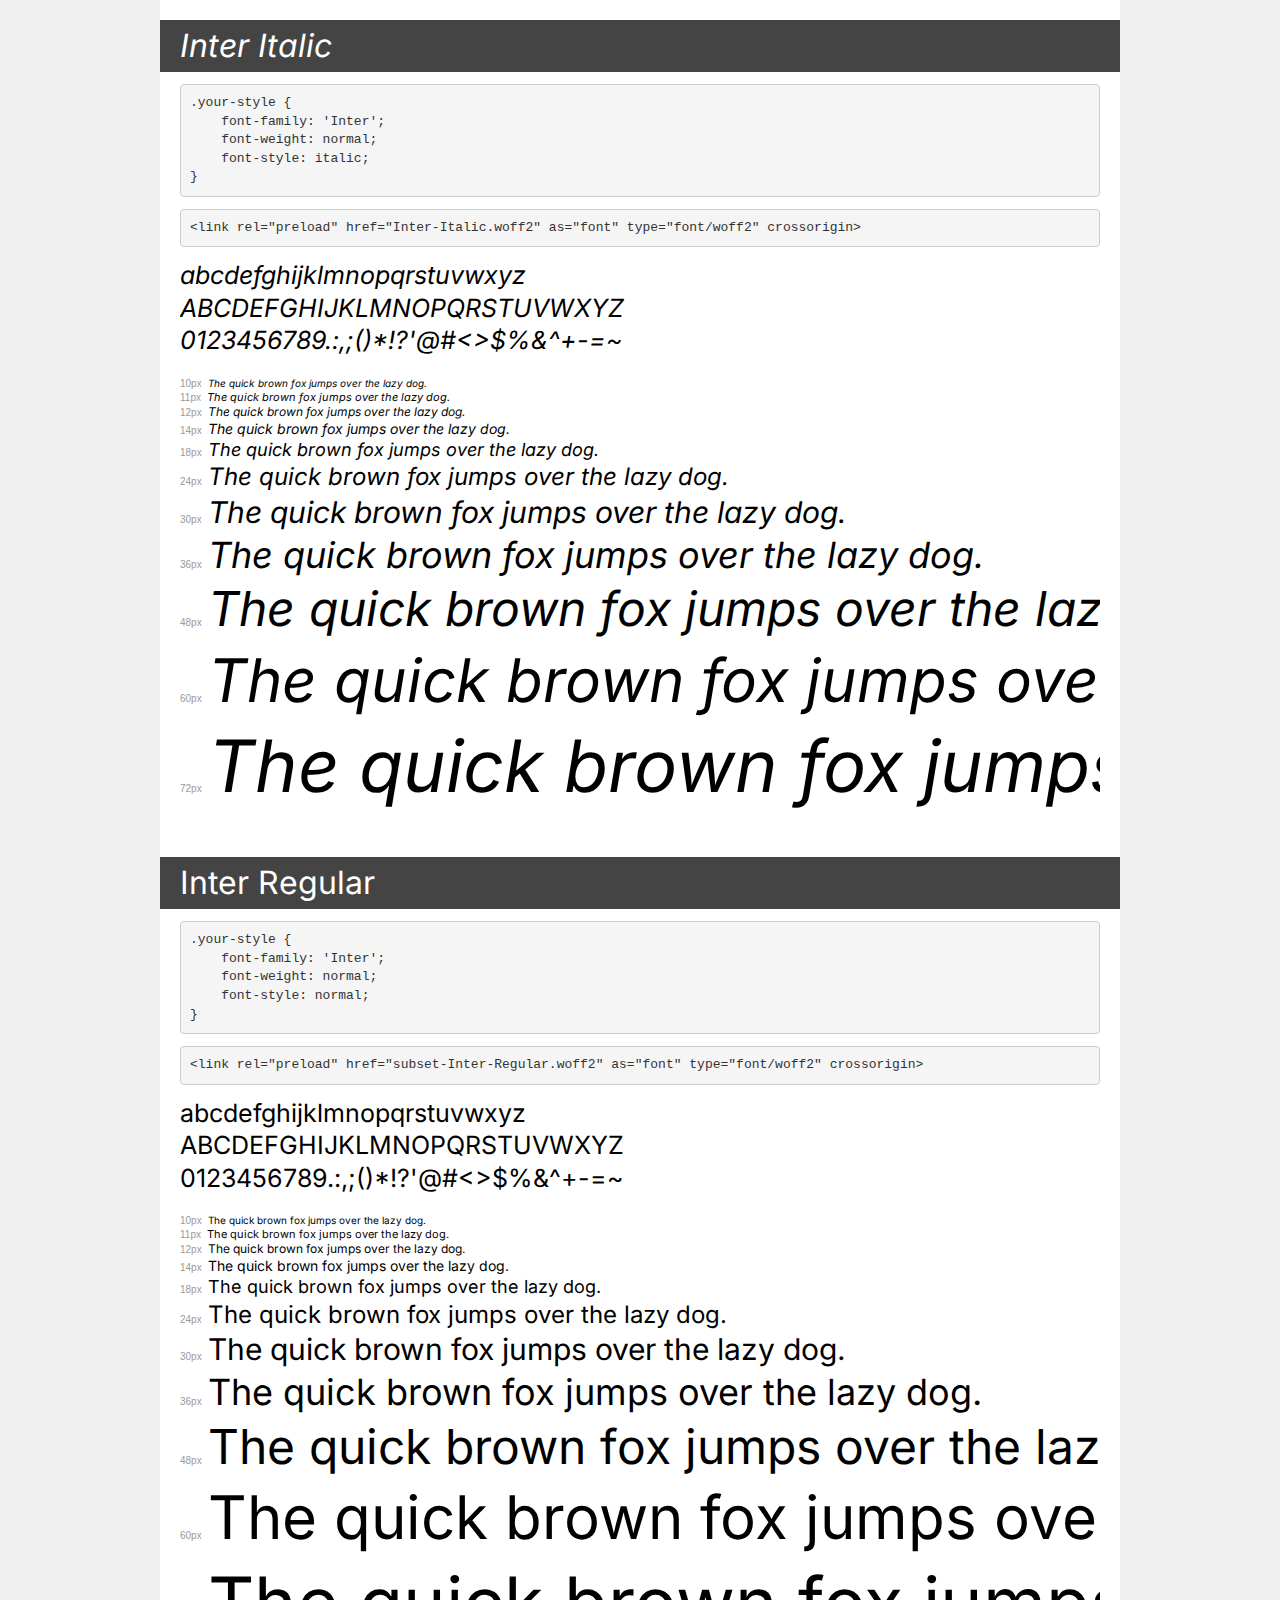
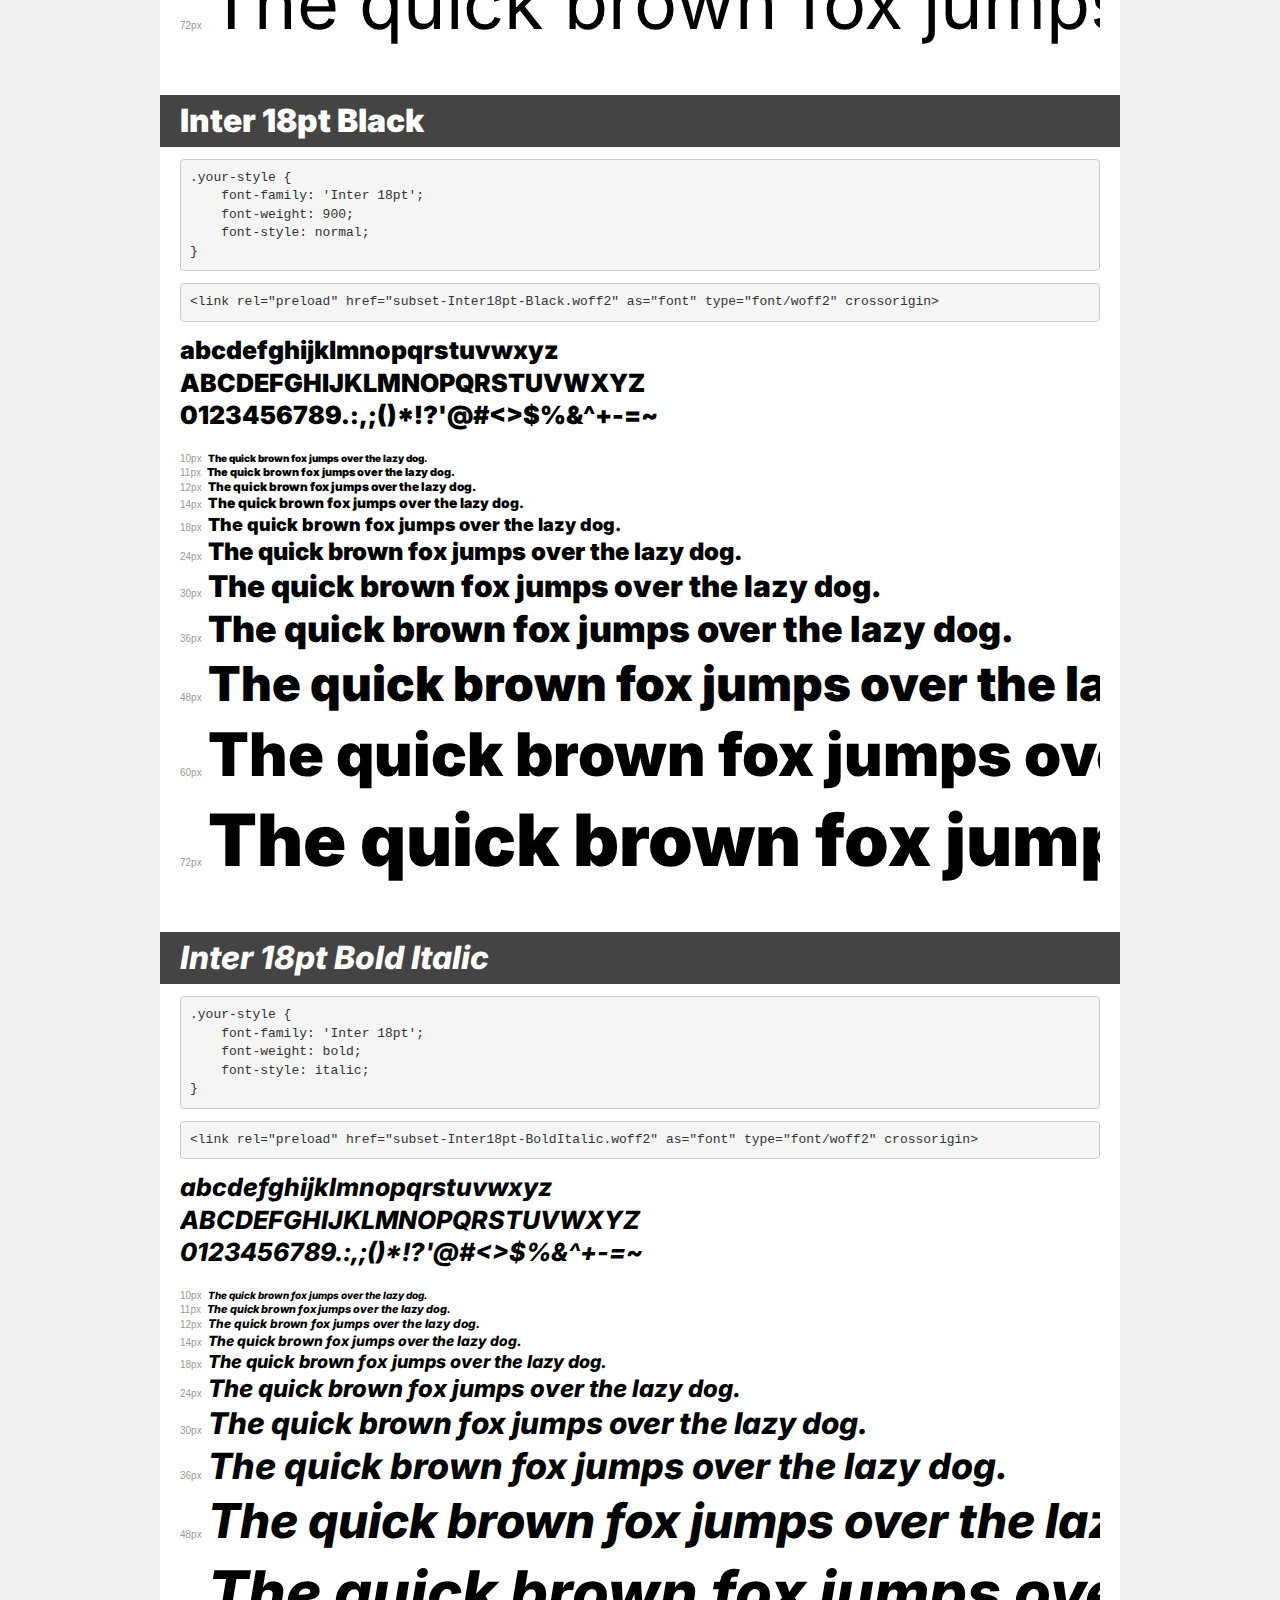
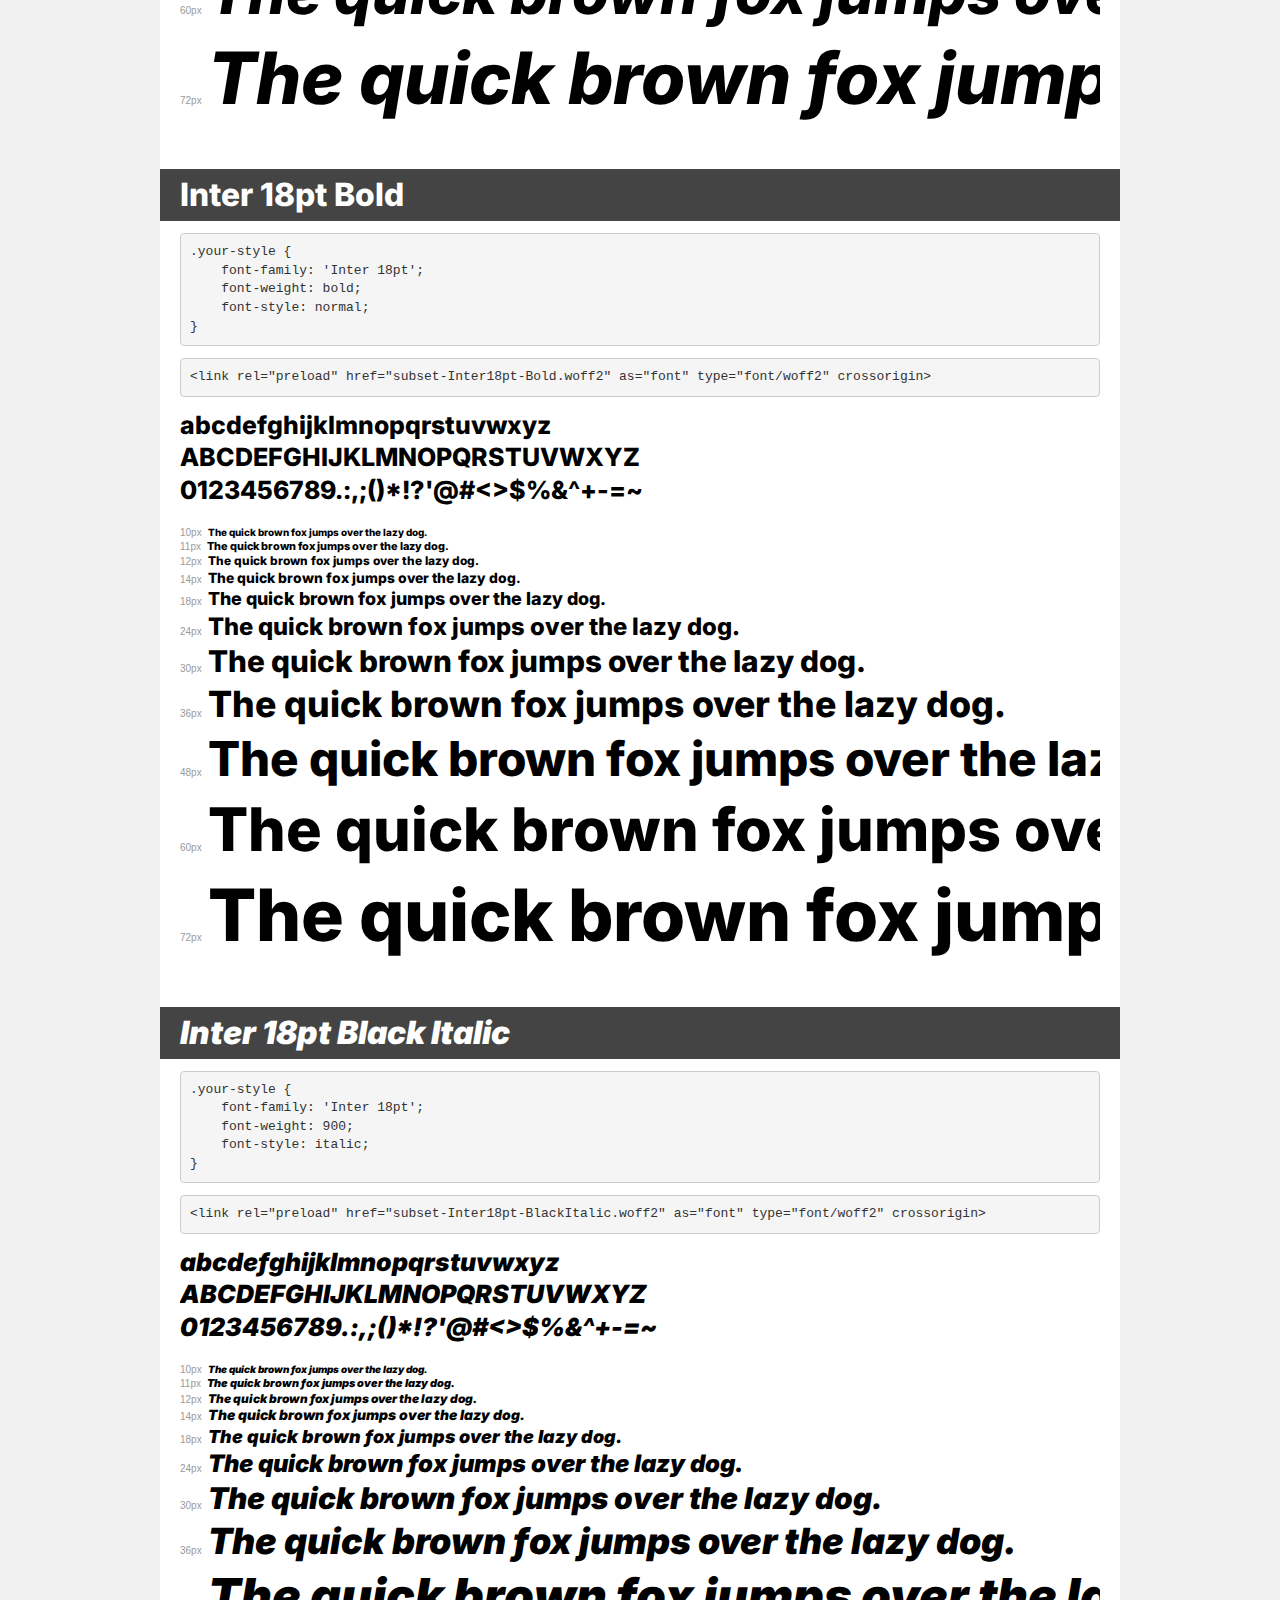
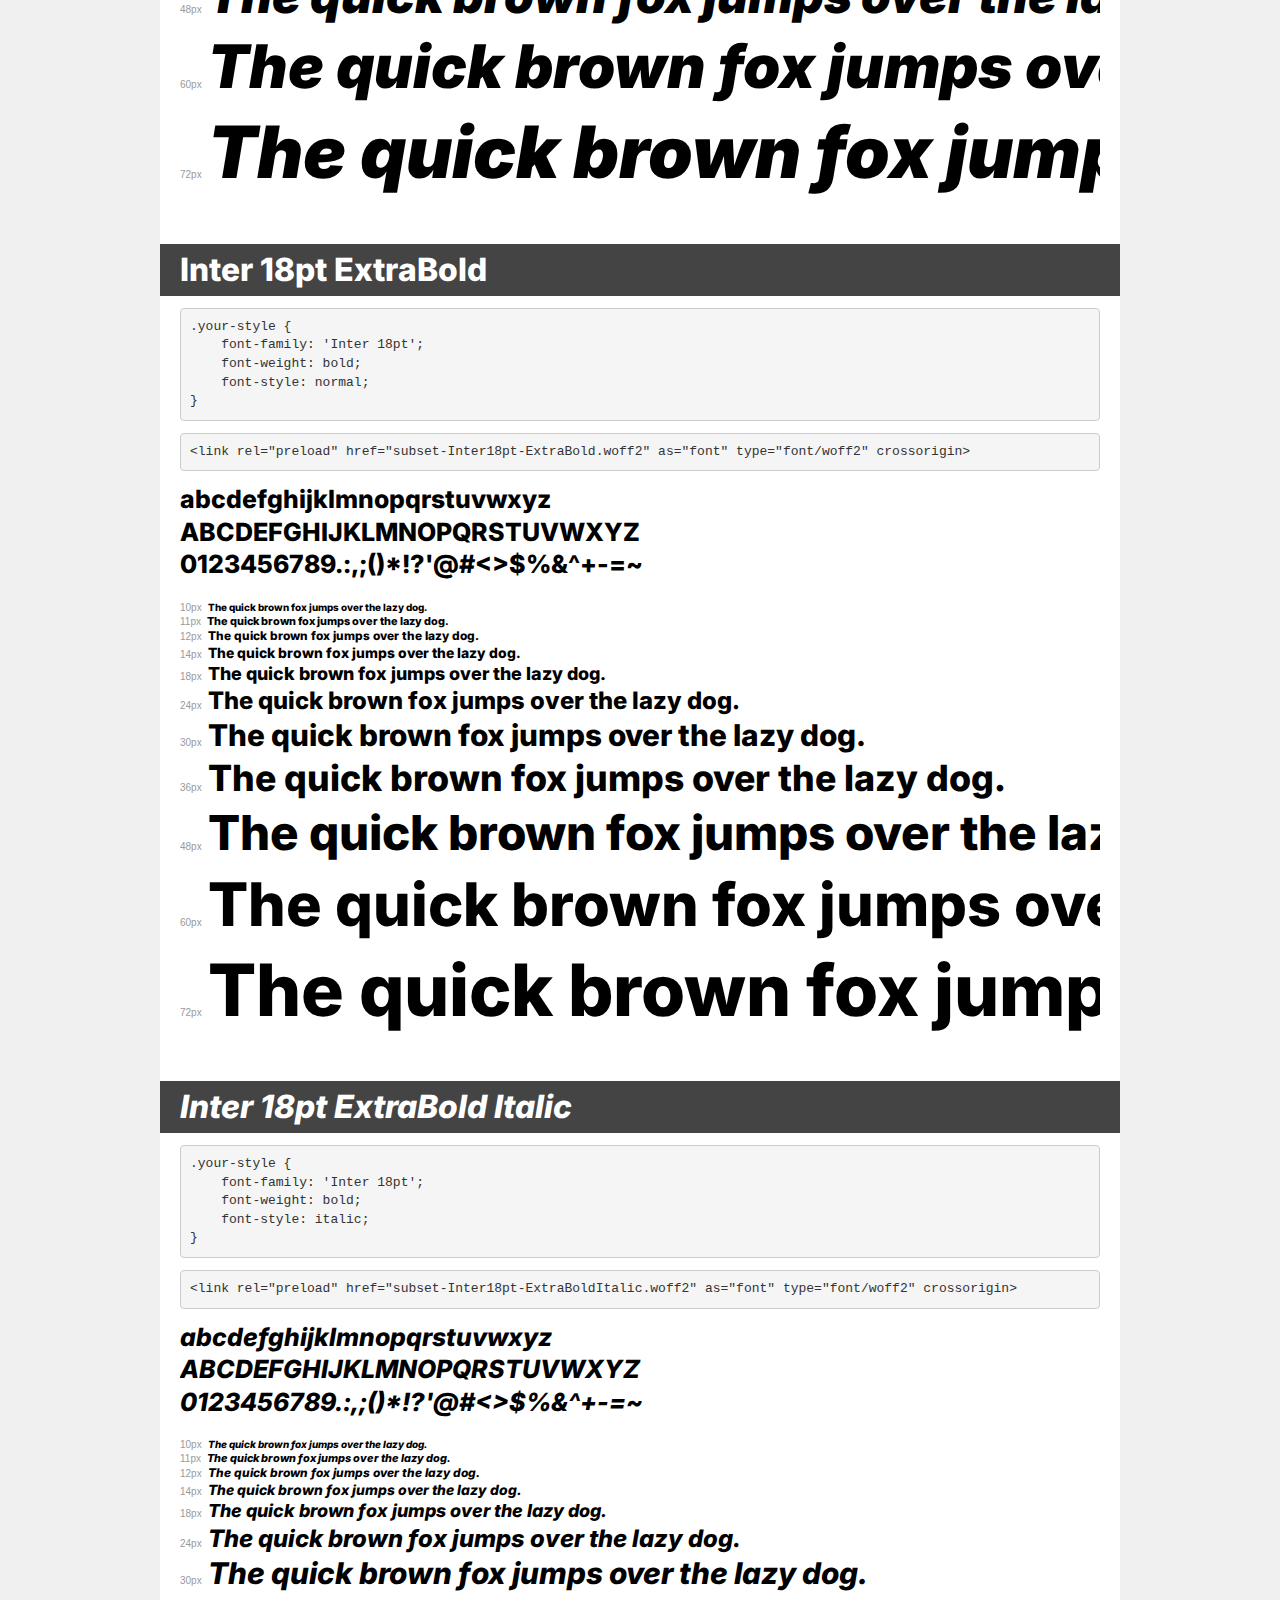
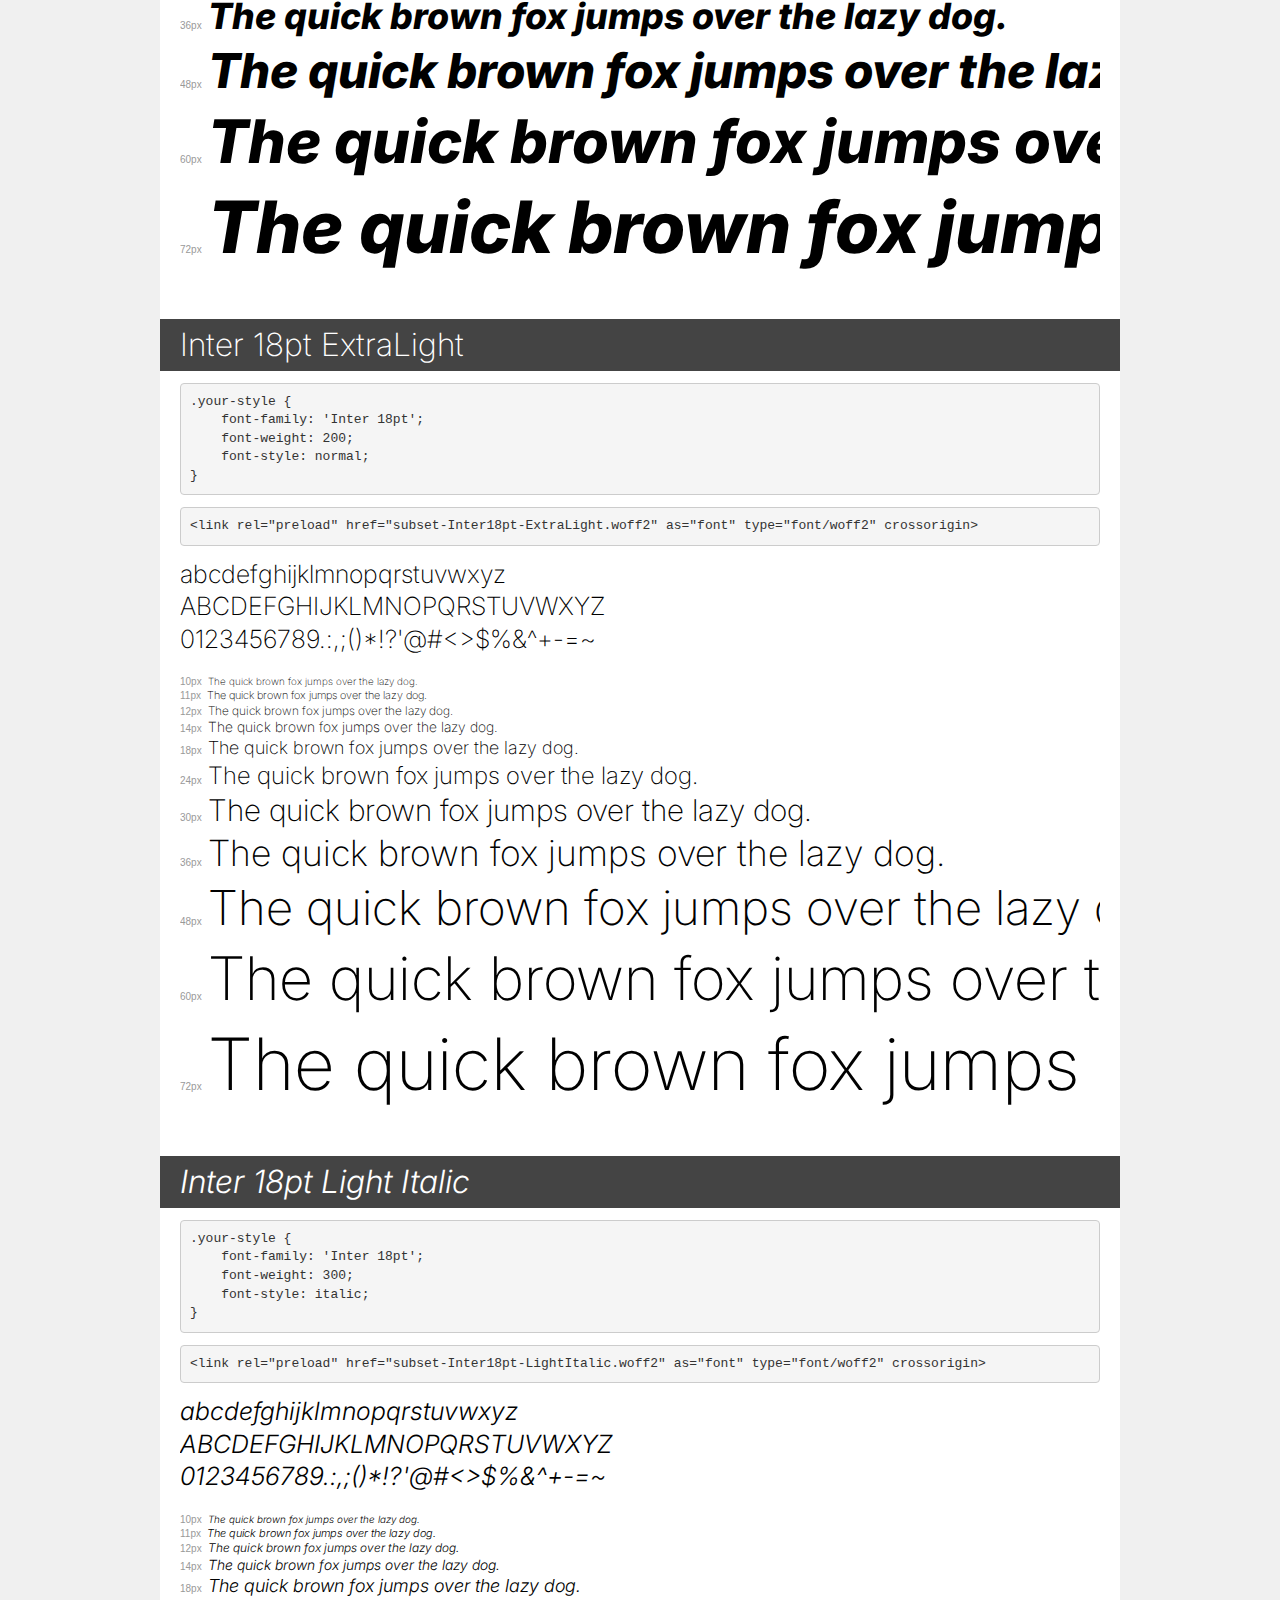
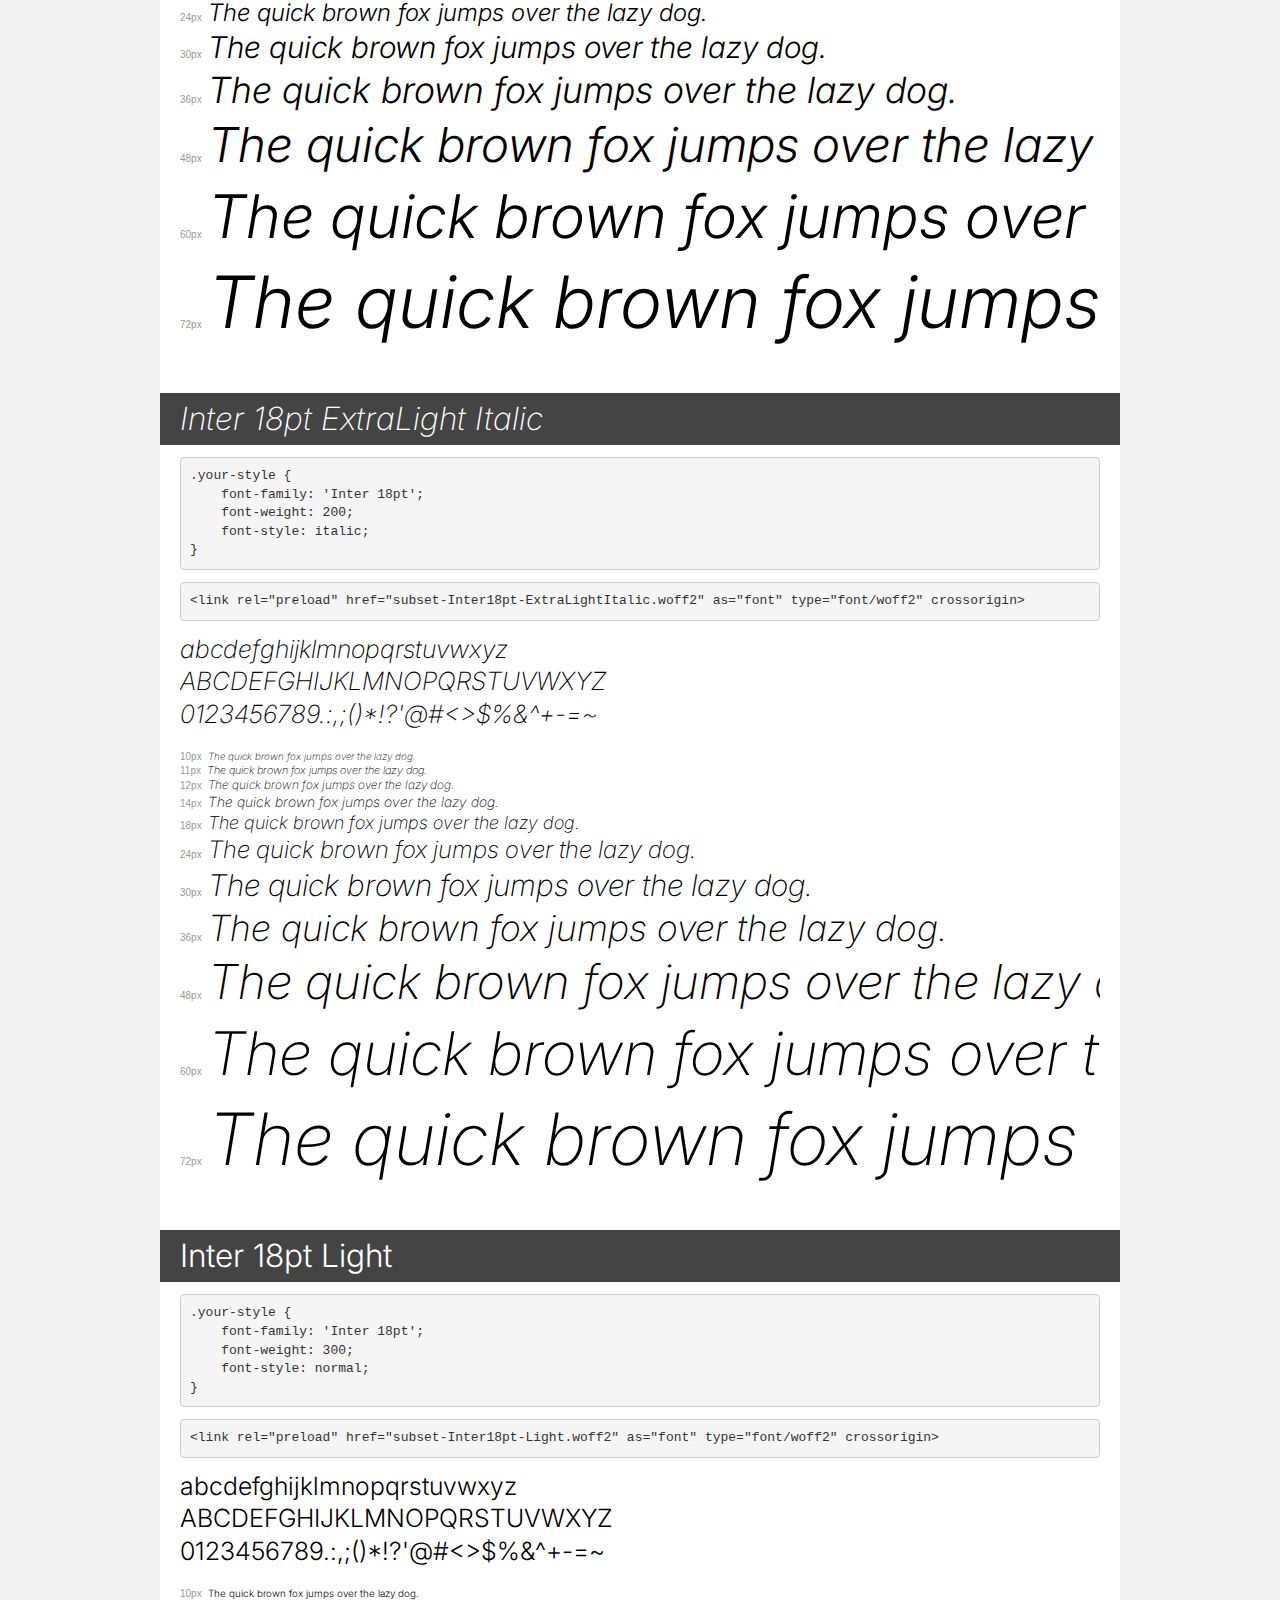
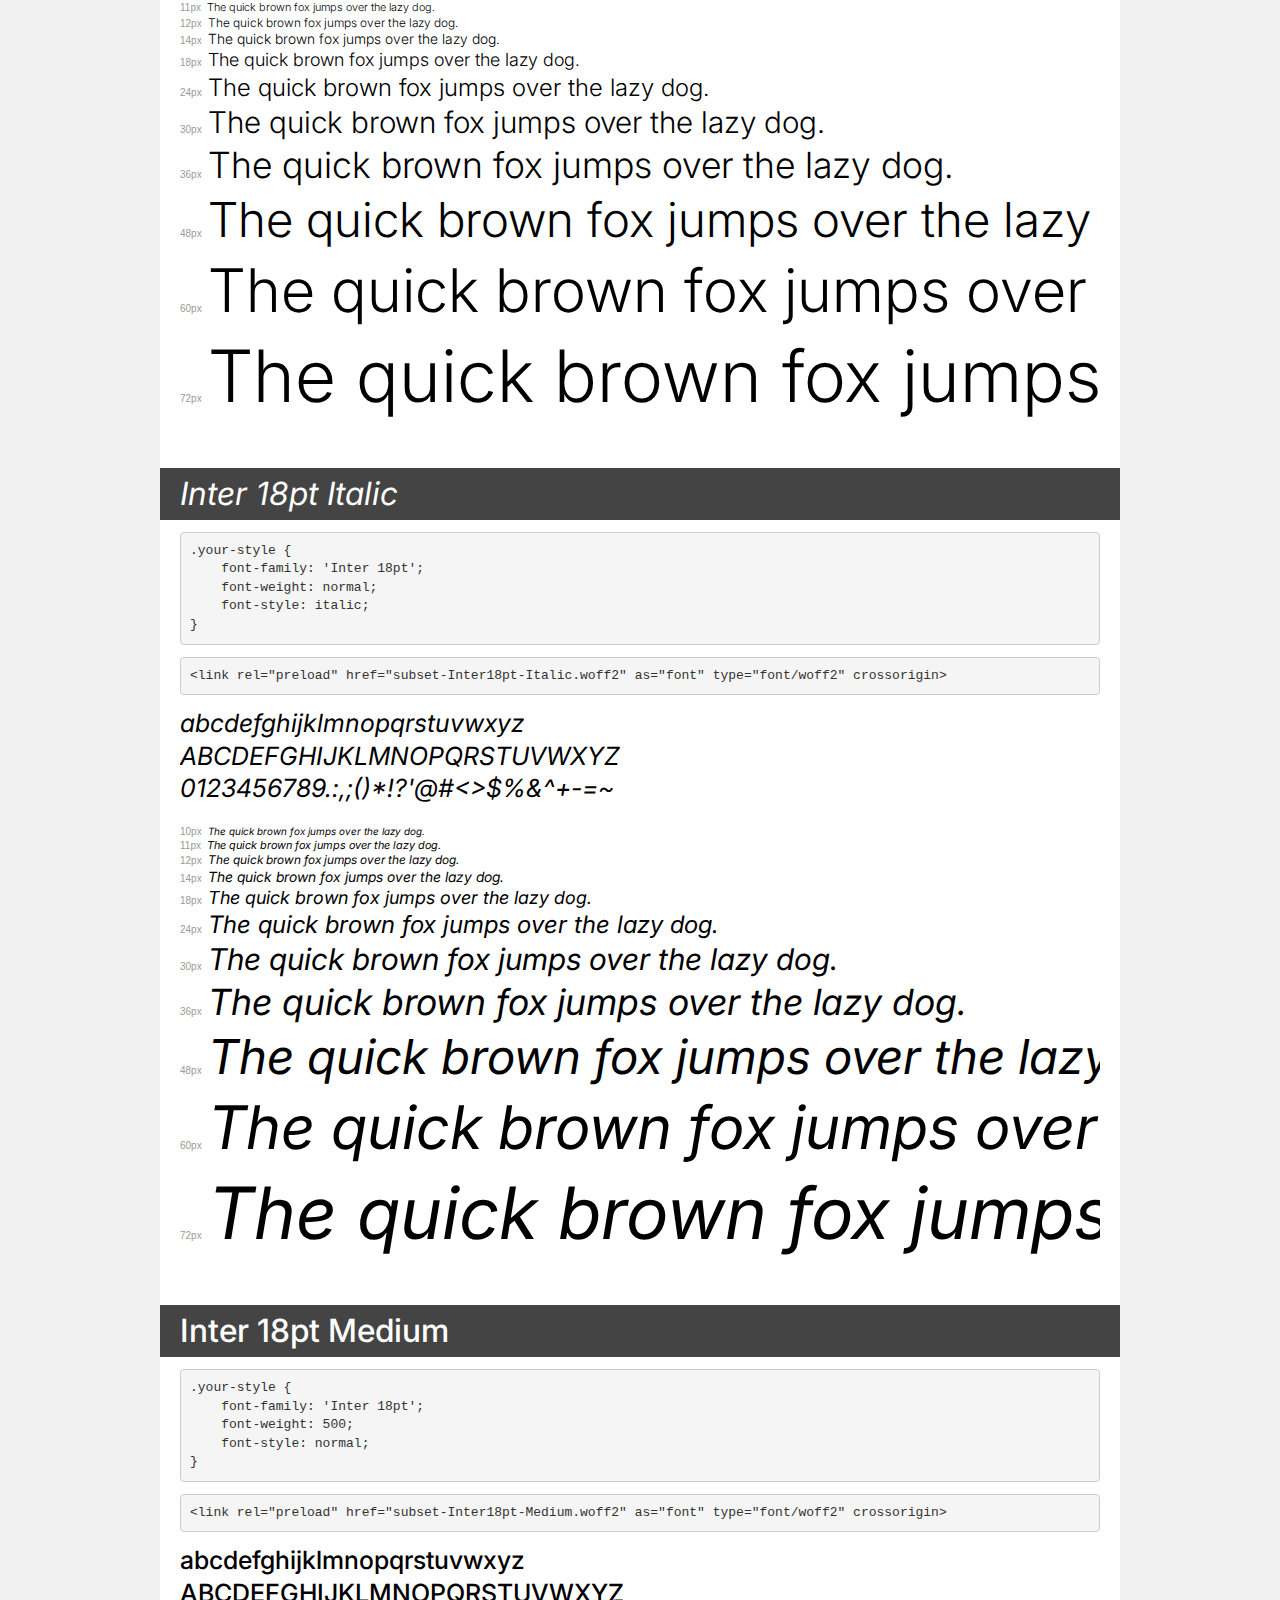
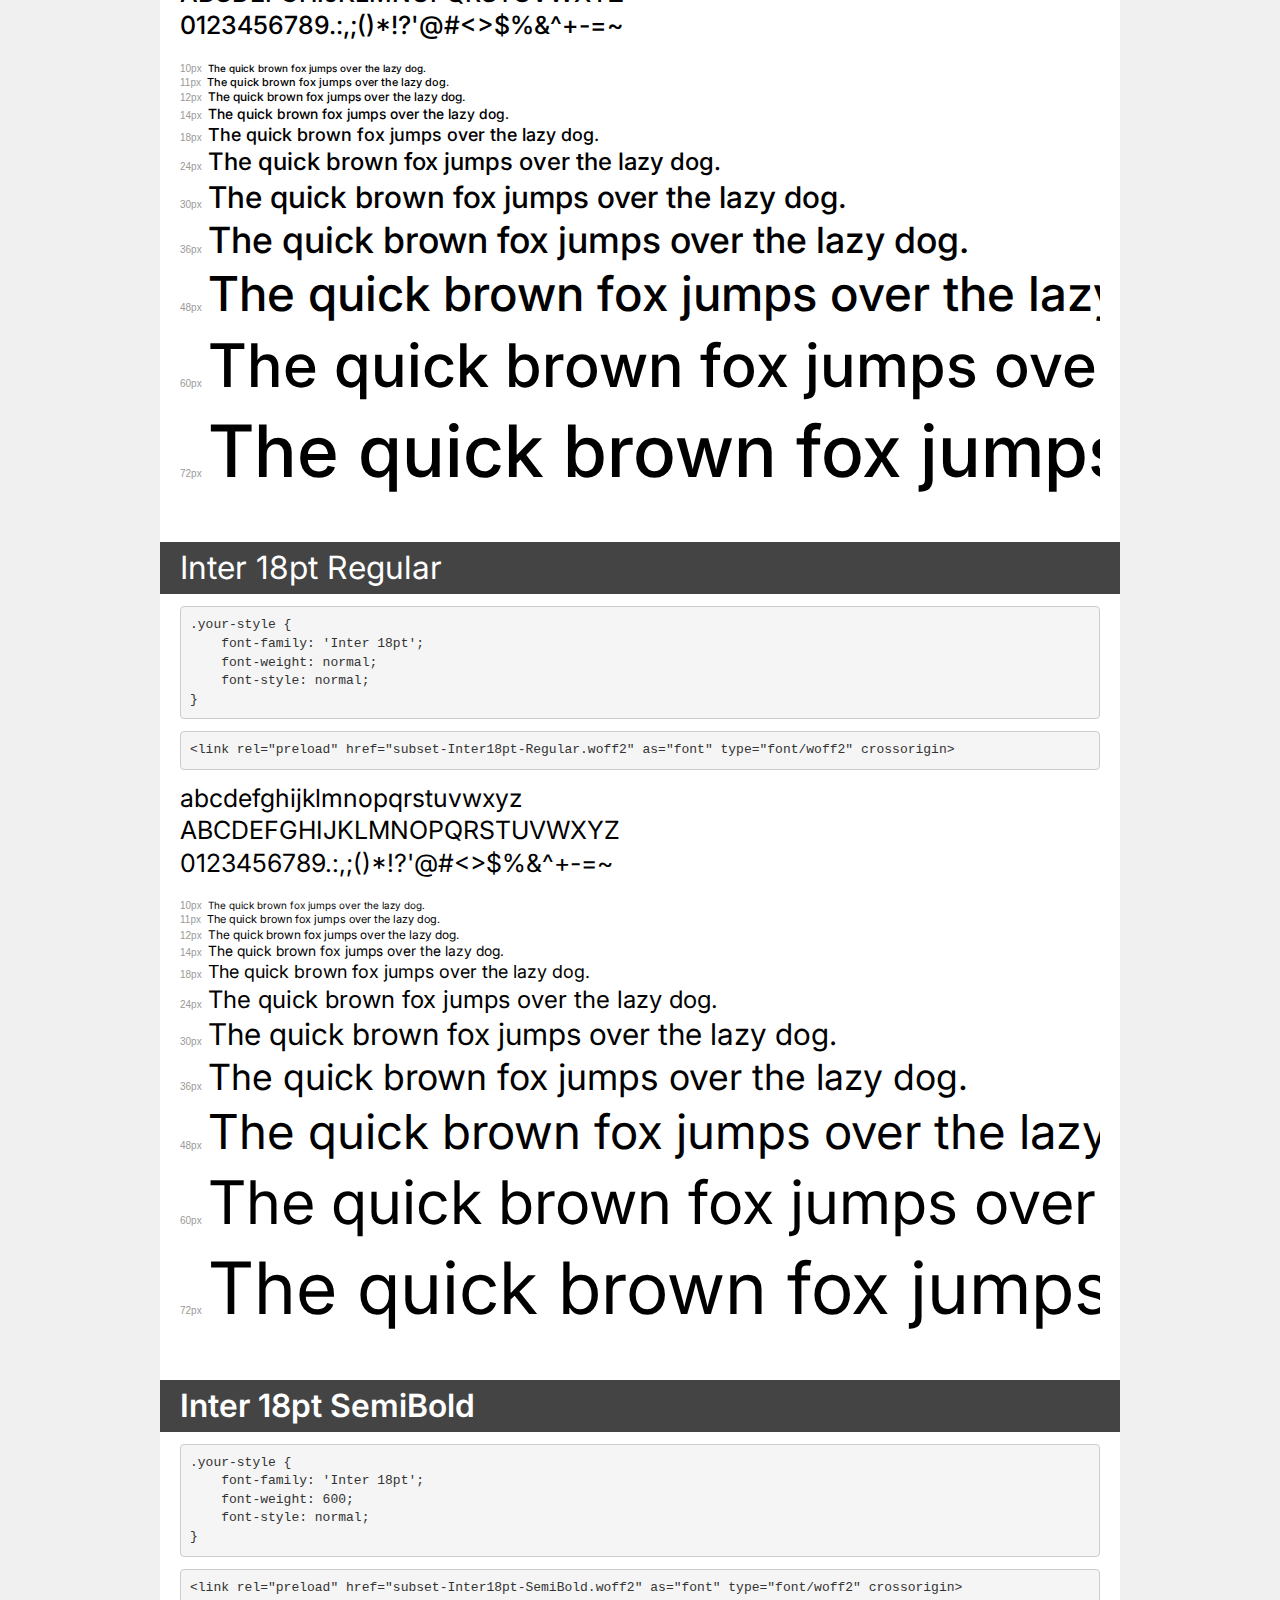
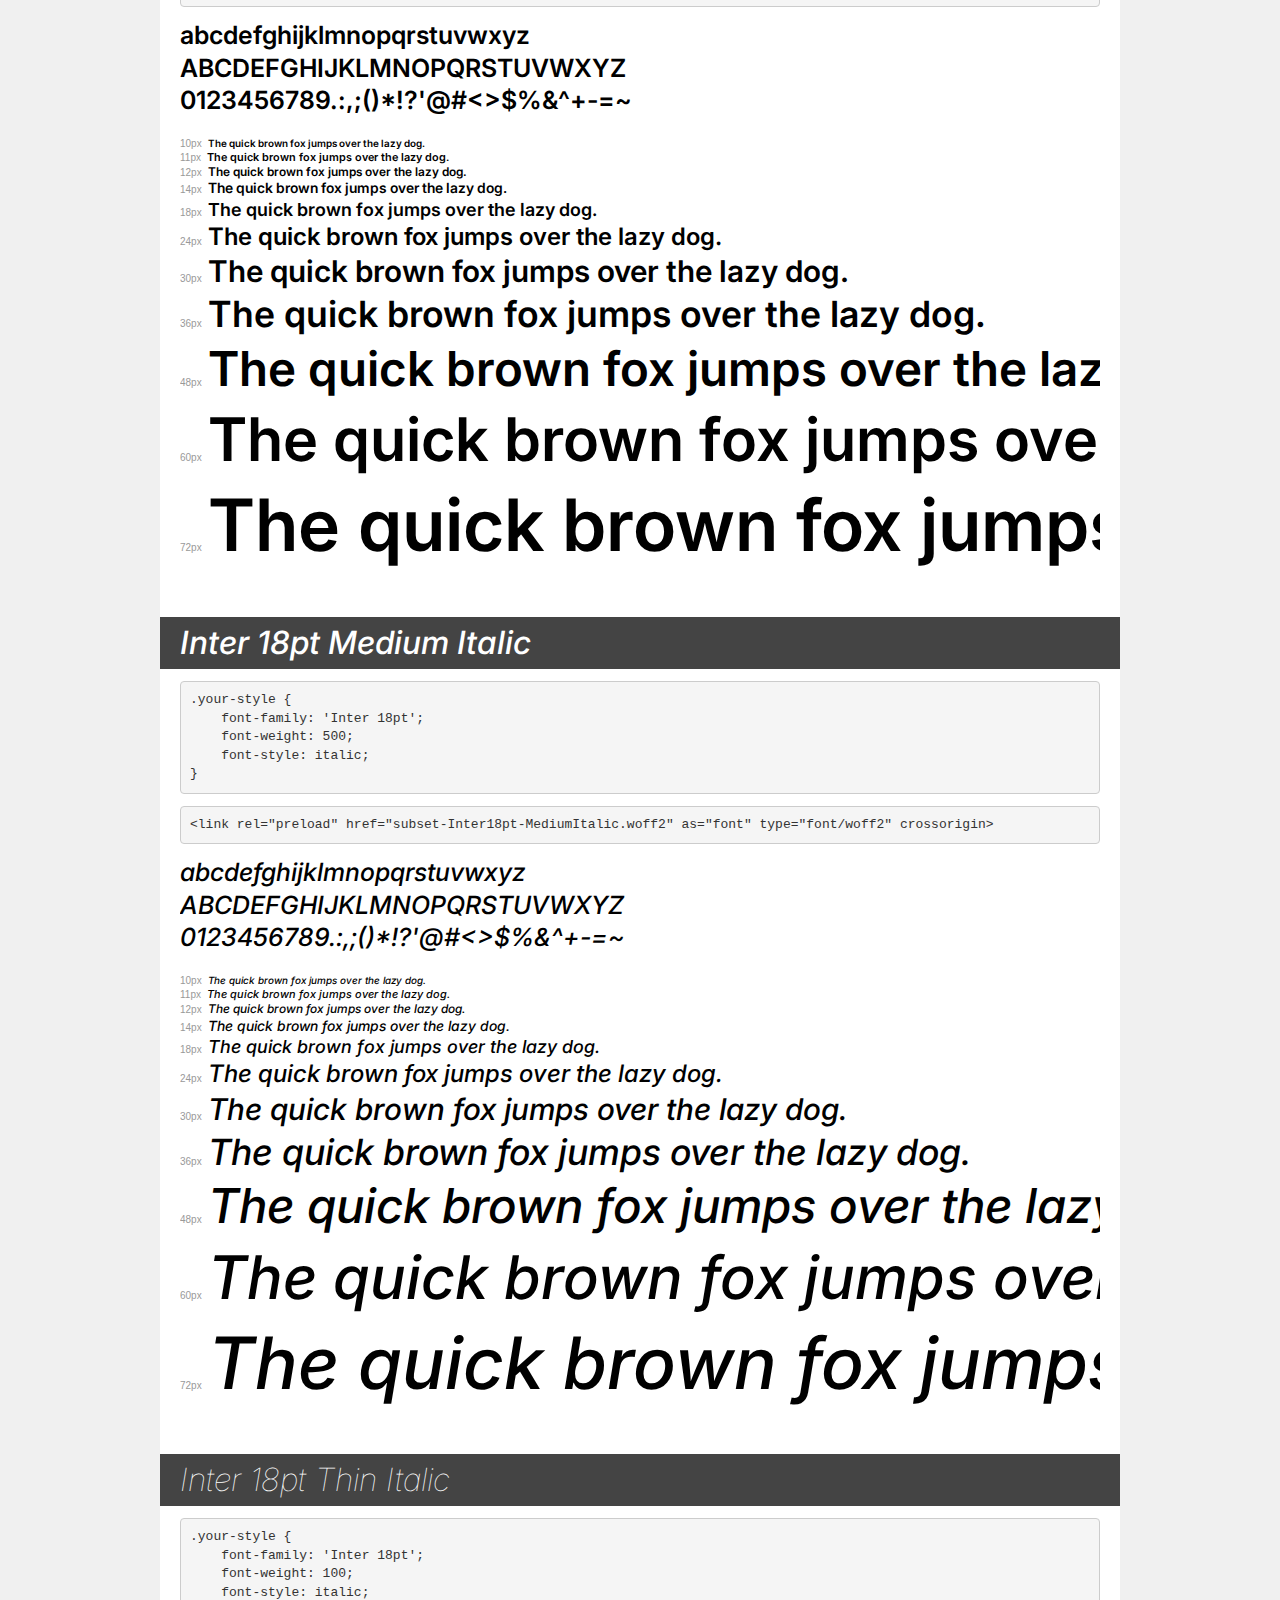
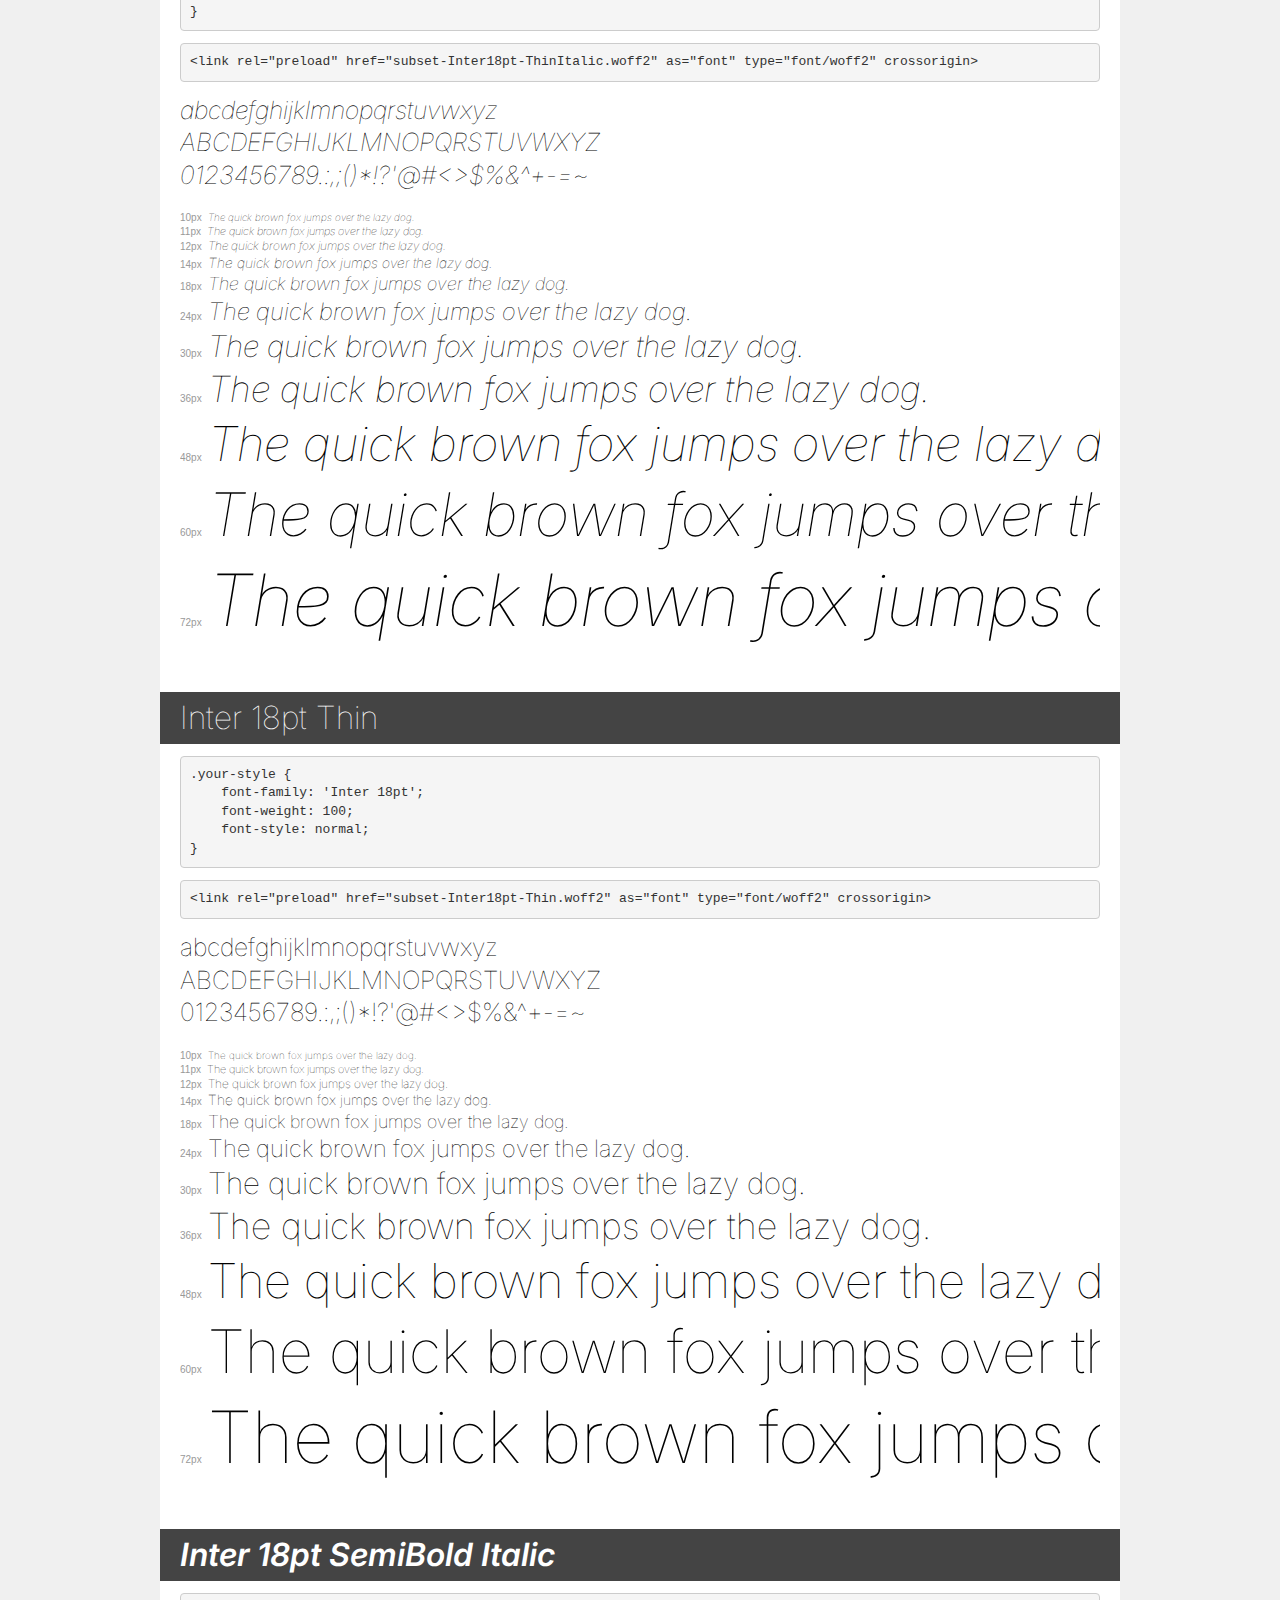
<file: assets/font_Intel/demo.html>
<!DOCTYPE html>
<html lang="en">
<head>
    <meta charset="utf-8">
    <meta http-equiv="X-UA-Compatible" content="IE=edge">
    <meta name="viewport" content="width=device-width, initial-scale=1">
    <meta name="robots" content="noindex, noarchive">
    <meta name="format-detection" content="telephone=no">
    <title>Transfonter demo</title>
    <link href="stylesheet.css" rel="stylesheet">
    <style>
        /*
        http://meyerweb.com/eric/tools/css/reset/
        v2.0 | 20110126
        License: none (public domain)
        */
        html, body, div, span, applet, object, iframe,
        h1, h2, h3, h4, h5, h6, p, blockquote, pre,
        a, abbr, acronym, address, big, cite, code,
        del, dfn, em, img, ins, kbd, q, s, samp,
        small, strike, strong, sub, sup, tt, var,
        b, u, i, center,
        dl, dt, dd, ol, ul, li,
        fieldset, form, label, legend,
        table, caption, tbody, tfoot, thead, tr, th, td,
        article, aside, canvas, details, embed,
        figure, figcaption, footer, header, hgroup,
        menu, nav, output, ruby, section, summary,
        time, mark, audio, video {
            margin: 0;
            padding: 0;
            border: 0;
            font-size: 100%;
            font: inherit;
            vertical-align: baseline;
        }
        /* HTML5 display-role reset for older browsers */
        article, aside, details, figcaption, figure,
        footer, header, hgroup, menu, nav, section {
            display: block;
        }
        body {
            line-height: 1;
        }
        ol, ul {
            list-style: none;
        }
        blockquote, q {
            quotes: none;
        }
        blockquote:before, blockquote:after,
        q:before, q:after {
            content: '';
            content: none;
        }
        table {
            border-collapse: collapse;
            border-spacing: 0;
        }
        /* demo styles */
        body {
            background: #f0f0f0;
            color: #000;
        }
        .page {
            background: #fff;
            width: 920px;
            margin: 0 auto;
            padding: 20px 20px 0 20px;
            overflow: hidden;
        }
        .font-container {
            overflow-x: auto;
            overflow-y: hidden;
            margin-bottom: 40px;
            line-height: 1.3;
            white-space: nowrap;
            padding-bottom: 5px;
        }
        h1 {
            position: relative;
            background: #444;
            font-size: 32px;
            color: #fff;
            padding: 10px 20px;
            margin: 0 -20px 12px -20px;
        }
        .letters {
            font-size: 25px;
            margin-bottom: 20px;
        }
        .s10:before {
            content: '10px';
        }
        .s11:before {
            content: '11px';
        }
        .s12:before {
            content: '12px';
        }
        .s14:before {
            content: '14px';
        }
        .s18:before {
            content: '18px';
        }
        .s24:before {
            content: '24px';
        }
        .s30:before {
            content: '30px';
        }
        .s36:before {
            content: '36px';
        }
        .s48:before {
            content: '48px';
        }
        .s60:before {
            content: '60px';
        }
        .s72:before {
            content: '72px';
        }
        .s10:before, .s11:before, .s12:before, .s14:before,
        .s18:before, .s24:before, .s30:before, .s36:before,
        .s48:before, .s60:before, .s72:before {
            font-family: Arial, sans-serif;
            font-size: 10px;
            font-weight: normal;
            font-style: normal;
            color: #999;
            padding-right: 6px;
        }
        pre {
            display: block;
            padding: 9px;
            margin: 0 0 12px;
            font-family: Monaco, Menlo, Consolas, "Courier New", monospace;
            font-size: 13px;
            line-height: 1.428571429;
            color: #333;
            font-weight: normal;
            font-style: normal;
            background-color: #f5f5f5;
            border: 1px solid #ccc;
            overflow-x: auto;
            border-radius: 4px;
        }
        /* responsive */
        @media (max-width: 959px) {
            .page {
                width: auto;
                margin: 0;
            }
        }
    </style>
</head>
<body>
<div class="page">
    <div class="demo">
        <h1 style="font-family: 'Inter'; font-weight: normal; font-style: italic;">Inter Italic</h1>
        <pre title="Usage">.your-style {
    font-family: 'Inter';
    font-weight: normal;
    font-style: italic;
}</pre>
        <pre title="Preload (optional)">
&lt;link rel=&quot;preload&quot; href=&quot;Inter-Italic.woff2&quot; as=&quot;font&quot; type=&quot;font/woff2&quot; crossorigin&gt;</pre>
        <div class="font-container" style="font-family: 'Inter'; font-weight: normal; font-style: italic;">
            <p class="letters">
                abcdefghijklmnopqrstuvwxyz<br>
ABCDEFGHIJKLMNOPQRSTUVWXYZ<br>
                0123456789.:,;()*!?'@#&lt;&gt;$%&^+-=~
            </p>
            <p class="s10" style="font-size: 10px;">The quick brown fox jumps over the lazy dog.</p>
            <p class="s11" style="font-size: 11px;">The quick brown fox jumps over the lazy dog.</p>
            <p class="s12" style="font-size: 12px;">The quick brown fox jumps over the lazy dog.</p>
            <p class="s14" style="font-size: 14px;">The quick brown fox jumps over the lazy dog.</p>
            <p class="s18" style="font-size: 18px;">The quick brown fox jumps over the lazy dog.</p>
            <p class="s24" style="font-size: 24px;">The quick brown fox jumps over the lazy dog.</p>
            <p class="s30" style="font-size: 30px;">The quick brown fox jumps over the lazy dog.</p>
            <p class="s36" style="font-size: 36px;">The quick brown fox jumps over the lazy dog.</p>
            <p class="s48" style="font-size: 48px;">The quick brown fox jumps over the lazy dog.</p>
            <p class="s60" style="font-size: 60px;">The quick brown fox jumps over the lazy dog.</p>
            <p class="s72" style="font-size: 72px;">The quick brown fox jumps over the lazy dog.</p>
        </div>
    </div>

    <div class="demo">
        <h1 style="font-family: 'Inter'; font-weight: normal; font-style: normal;">Inter Regular</h1>
        <pre title="Usage">.your-style {
    font-family: 'Inter';
    font-weight: normal;
    font-style: normal;
}</pre>
        <pre title="Preload (optional)">
&lt;link rel=&quot;preload&quot; href=&quot;subset-Inter-Regular.woff2&quot; as=&quot;font&quot; type=&quot;font/woff2&quot; crossorigin&gt;</pre>
        <div class="font-container" style="font-family: 'Inter'; font-weight: normal; font-style: normal;">
            <p class="letters">
                abcdefghijklmnopqrstuvwxyz<br>
ABCDEFGHIJKLMNOPQRSTUVWXYZ<br>
                0123456789.:,;()*!?'@#&lt;&gt;$%&^+-=~
            </p>
            <p class="s10" style="font-size: 10px;">The quick brown fox jumps over the lazy dog.</p>
            <p class="s11" style="font-size: 11px;">The quick brown fox jumps over the lazy dog.</p>
            <p class="s12" style="font-size: 12px;">The quick brown fox jumps over the lazy dog.</p>
            <p class="s14" style="font-size: 14px;">The quick brown fox jumps over the lazy dog.</p>
            <p class="s18" style="font-size: 18px;">The quick brown fox jumps over the lazy dog.</p>
            <p class="s24" style="font-size: 24px;">The quick brown fox jumps over the lazy dog.</p>
            <p class="s30" style="font-size: 30px;">The quick brown fox jumps over the lazy dog.</p>
            <p class="s36" style="font-size: 36px;">The quick brown fox jumps over the lazy dog.</p>
            <p class="s48" style="font-size: 48px;">The quick brown fox jumps over the lazy dog.</p>
            <p class="s60" style="font-size: 60px;">The quick brown fox jumps over the lazy dog.</p>
            <p class="s72" style="font-size: 72px;">The quick brown fox jumps over the lazy dog.</p>
        </div>
    </div>

    <div class="demo">
        <h1 style="font-family: 'Inter 18pt'; font-weight: 900; font-style: normal;">Inter 18pt Black</h1>
        <pre title="Usage">.your-style {
    font-family: 'Inter 18pt';
    font-weight: 900;
    font-style: normal;
}</pre>
        <pre title="Preload (optional)">
&lt;link rel=&quot;preload&quot; href=&quot;subset-Inter18pt-Black.woff2&quot; as=&quot;font&quot; type=&quot;font/woff2&quot; crossorigin&gt;</pre>
        <div class="font-container" style="font-family: 'Inter 18pt'; font-weight: 900; font-style: normal;">
            <p class="letters">
                abcdefghijklmnopqrstuvwxyz<br>
ABCDEFGHIJKLMNOPQRSTUVWXYZ<br>
                0123456789.:,;()*!?'@#&lt;&gt;$%&^+-=~
            </p>
            <p class="s10" style="font-size: 10px;">The quick brown fox jumps over the lazy dog.</p>
            <p class="s11" style="font-size: 11px;">The quick brown fox jumps over the lazy dog.</p>
            <p class="s12" style="font-size: 12px;">The quick brown fox jumps over the lazy dog.</p>
            <p class="s14" style="font-size: 14px;">The quick brown fox jumps over the lazy dog.</p>
            <p class="s18" style="font-size: 18px;">The quick brown fox jumps over the lazy dog.</p>
            <p class="s24" style="font-size: 24px;">The quick brown fox jumps over the lazy dog.</p>
            <p class="s30" style="font-size: 30px;">The quick brown fox jumps over the lazy dog.</p>
            <p class="s36" style="font-size: 36px;">The quick brown fox jumps over the lazy dog.</p>
            <p class="s48" style="font-size: 48px;">The quick brown fox jumps over the lazy dog.</p>
            <p class="s60" style="font-size: 60px;">The quick brown fox jumps over the lazy dog.</p>
            <p class="s72" style="font-size: 72px;">The quick brown fox jumps over the lazy dog.</p>
        </div>
    </div>

    <div class="demo">
        <h1 style="font-family: 'Inter 18pt'; font-weight: bold; font-style: italic;">Inter 18pt Bold Italic</h1>
        <pre title="Usage">.your-style {
    font-family: 'Inter 18pt';
    font-weight: bold;
    font-style: italic;
}</pre>
        <pre title="Preload (optional)">
&lt;link rel=&quot;preload&quot; href=&quot;subset-Inter18pt-BoldItalic.woff2&quot; as=&quot;font&quot; type=&quot;font/woff2&quot; crossorigin&gt;</pre>
        <div class="font-container" style="font-family: 'Inter 18pt'; font-weight: bold; font-style: italic;">
            <p class="letters">
                abcdefghijklmnopqrstuvwxyz<br>
ABCDEFGHIJKLMNOPQRSTUVWXYZ<br>
                0123456789.:,;()*!?'@#&lt;&gt;$%&^+-=~
            </p>
            <p class="s10" style="font-size: 10px;">The quick brown fox jumps over the lazy dog.</p>
            <p class="s11" style="font-size: 11px;">The quick brown fox jumps over the lazy dog.</p>
            <p class="s12" style="font-size: 12px;">The quick brown fox jumps over the lazy dog.</p>
            <p class="s14" style="font-size: 14px;">The quick brown fox jumps over the lazy dog.</p>
            <p class="s18" style="font-size: 18px;">The quick brown fox jumps over the lazy dog.</p>
            <p class="s24" style="font-size: 24px;">The quick brown fox jumps over the lazy dog.</p>
            <p class="s30" style="font-size: 30px;">The quick brown fox jumps over the lazy dog.</p>
            <p class="s36" style="font-size: 36px;">The quick brown fox jumps over the lazy dog.</p>
            <p class="s48" style="font-size: 48px;">The quick brown fox jumps over the lazy dog.</p>
            <p class="s60" style="font-size: 60px;">The quick brown fox jumps over the lazy dog.</p>
            <p class="s72" style="font-size: 72px;">The quick brown fox jumps over the lazy dog.</p>
        </div>
    </div>

    <div class="demo">
        <h1 style="font-family: 'Inter 18pt'; font-weight: bold; font-style: normal;">Inter 18pt Bold</h1>
        <pre title="Usage">.your-style {
    font-family: 'Inter 18pt';
    font-weight: bold;
    font-style: normal;
}</pre>
        <pre title="Preload (optional)">
&lt;link rel=&quot;preload&quot; href=&quot;subset-Inter18pt-Bold.woff2&quot; as=&quot;font&quot; type=&quot;font/woff2&quot; crossorigin&gt;</pre>
        <div class="font-container" style="font-family: 'Inter 18pt'; font-weight: bold; font-style: normal;">
            <p class="letters">
                abcdefghijklmnopqrstuvwxyz<br>
ABCDEFGHIJKLMNOPQRSTUVWXYZ<br>
                0123456789.:,;()*!?'@#&lt;&gt;$%&^+-=~
            </p>
            <p class="s10" style="font-size: 10px;">The quick brown fox jumps over the lazy dog.</p>
            <p class="s11" style="font-size: 11px;">The quick brown fox jumps over the lazy dog.</p>
            <p class="s12" style="font-size: 12px;">The quick brown fox jumps over the lazy dog.</p>
            <p class="s14" style="font-size: 14px;">The quick brown fox jumps over the lazy dog.</p>
            <p class="s18" style="font-size: 18px;">The quick brown fox jumps over the lazy dog.</p>
            <p class="s24" style="font-size: 24px;">The quick brown fox jumps over the lazy dog.</p>
            <p class="s30" style="font-size: 30px;">The quick brown fox jumps over the lazy dog.</p>
            <p class="s36" style="font-size: 36px;">The quick brown fox jumps over the lazy dog.</p>
            <p class="s48" style="font-size: 48px;">The quick brown fox jumps over the lazy dog.</p>
            <p class="s60" style="font-size: 60px;">The quick brown fox jumps over the lazy dog.</p>
            <p class="s72" style="font-size: 72px;">The quick brown fox jumps over the lazy dog.</p>
        </div>
    </div>

    <div class="demo">
        <h1 style="font-family: 'Inter 18pt'; font-weight: 900; font-style: italic;">Inter 18pt Black Italic</h1>
        <pre title="Usage">.your-style {
    font-family: 'Inter 18pt';
    font-weight: 900;
    font-style: italic;
}</pre>
        <pre title="Preload (optional)">
&lt;link rel=&quot;preload&quot; href=&quot;subset-Inter18pt-BlackItalic.woff2&quot; as=&quot;font&quot; type=&quot;font/woff2&quot; crossorigin&gt;</pre>
        <div class="font-container" style="font-family: 'Inter 18pt'; font-weight: 900; font-style: italic;">
            <p class="letters">
                abcdefghijklmnopqrstuvwxyz<br>
ABCDEFGHIJKLMNOPQRSTUVWXYZ<br>
                0123456789.:,;()*!?'@#&lt;&gt;$%&^+-=~
            </p>
            <p class="s10" style="font-size: 10px;">The quick brown fox jumps over the lazy dog.</p>
            <p class="s11" style="font-size: 11px;">The quick brown fox jumps over the lazy dog.</p>
            <p class="s12" style="font-size: 12px;">The quick brown fox jumps over the lazy dog.</p>
            <p class="s14" style="font-size: 14px;">The quick brown fox jumps over the lazy dog.</p>
            <p class="s18" style="font-size: 18px;">The quick brown fox jumps over the lazy dog.</p>
            <p class="s24" style="font-size: 24px;">The quick brown fox jumps over the lazy dog.</p>
            <p class="s30" style="font-size: 30px;">The quick brown fox jumps over the lazy dog.</p>
            <p class="s36" style="font-size: 36px;">The quick brown fox jumps over the lazy dog.</p>
            <p class="s48" style="font-size: 48px;">The quick brown fox jumps over the lazy dog.</p>
            <p class="s60" style="font-size: 60px;">The quick brown fox jumps over the lazy dog.</p>
            <p class="s72" style="font-size: 72px;">The quick brown fox jumps over the lazy dog.</p>
        </div>
    </div>

    <div class="demo">
        <h1 style="font-family: 'Inter 18pt'; font-weight: bold; font-style: normal;">Inter 18pt ExtraBold</h1>
        <pre title="Usage">.your-style {
    font-family: 'Inter 18pt';
    font-weight: bold;
    font-style: normal;
}</pre>
        <pre title="Preload (optional)">
&lt;link rel=&quot;preload&quot; href=&quot;subset-Inter18pt-ExtraBold.woff2&quot; as=&quot;font&quot; type=&quot;font/woff2&quot; crossorigin&gt;</pre>
        <div class="font-container" style="font-family: 'Inter 18pt'; font-weight: bold; font-style: normal;">
            <p class="letters">
                abcdefghijklmnopqrstuvwxyz<br>
ABCDEFGHIJKLMNOPQRSTUVWXYZ<br>
                0123456789.:,;()*!?'@#&lt;&gt;$%&^+-=~
            </p>
            <p class="s10" style="font-size: 10px;">The quick brown fox jumps over the lazy dog.</p>
            <p class="s11" style="font-size: 11px;">The quick brown fox jumps over the lazy dog.</p>
            <p class="s12" style="font-size: 12px;">The quick brown fox jumps over the lazy dog.</p>
            <p class="s14" style="font-size: 14px;">The quick brown fox jumps over the lazy dog.</p>
            <p class="s18" style="font-size: 18px;">The quick brown fox jumps over the lazy dog.</p>
            <p class="s24" style="font-size: 24px;">The quick brown fox jumps over the lazy dog.</p>
            <p class="s30" style="font-size: 30px;">The quick brown fox jumps over the lazy dog.</p>
            <p class="s36" style="font-size: 36px;">The quick brown fox jumps over the lazy dog.</p>
            <p class="s48" style="font-size: 48px;">The quick brown fox jumps over the lazy dog.</p>
            <p class="s60" style="font-size: 60px;">The quick brown fox jumps over the lazy dog.</p>
            <p class="s72" style="font-size: 72px;">The quick brown fox jumps over the lazy dog.</p>
        </div>
    </div>

    <div class="demo">
        <h1 style="font-family: 'Inter 18pt'; font-weight: bold; font-style: italic;">Inter 18pt ExtraBold Italic</h1>
        <pre title="Usage">.your-style {
    font-family: 'Inter 18pt';
    font-weight: bold;
    font-style: italic;
}</pre>
        <pre title="Preload (optional)">
&lt;link rel=&quot;preload&quot; href=&quot;subset-Inter18pt-ExtraBoldItalic.woff2&quot; as=&quot;font&quot; type=&quot;font/woff2&quot; crossorigin&gt;</pre>
        <div class="font-container" style="font-family: 'Inter 18pt'; font-weight: bold; font-style: italic;">
            <p class="letters">
                abcdefghijklmnopqrstuvwxyz<br>
ABCDEFGHIJKLMNOPQRSTUVWXYZ<br>
                0123456789.:,;()*!?'@#&lt;&gt;$%&^+-=~
            </p>
            <p class="s10" style="font-size: 10px;">The quick brown fox jumps over the lazy dog.</p>
            <p class="s11" style="font-size: 11px;">The quick brown fox jumps over the lazy dog.</p>
            <p class="s12" style="font-size: 12px;">The quick brown fox jumps over the lazy dog.</p>
            <p class="s14" style="font-size: 14px;">The quick brown fox jumps over the lazy dog.</p>
            <p class="s18" style="font-size: 18px;">The quick brown fox jumps over the lazy dog.</p>
            <p class="s24" style="font-size: 24px;">The quick brown fox jumps over the lazy dog.</p>
            <p class="s30" style="font-size: 30px;">The quick brown fox jumps over the lazy dog.</p>
            <p class="s36" style="font-size: 36px;">The quick brown fox jumps over the lazy dog.</p>
            <p class="s48" style="font-size: 48px;">The quick brown fox jumps over the lazy dog.</p>
            <p class="s60" style="font-size: 60px;">The quick brown fox jumps over the lazy dog.</p>
            <p class="s72" style="font-size: 72px;">The quick brown fox jumps over the lazy dog.</p>
        </div>
    </div>

    <div class="demo">
        <h1 style="font-family: 'Inter 18pt'; font-weight: 200; font-style: normal;">Inter 18pt ExtraLight</h1>
        <pre title="Usage">.your-style {
    font-family: 'Inter 18pt';
    font-weight: 200;
    font-style: normal;
}</pre>
        <pre title="Preload (optional)">
&lt;link rel=&quot;preload&quot; href=&quot;subset-Inter18pt-ExtraLight.woff2&quot; as=&quot;font&quot; type=&quot;font/woff2&quot; crossorigin&gt;</pre>
        <div class="font-container" style="font-family: 'Inter 18pt'; font-weight: 200; font-style: normal;">
            <p class="letters">
                abcdefghijklmnopqrstuvwxyz<br>
ABCDEFGHIJKLMNOPQRSTUVWXYZ<br>
                0123456789.:,;()*!?'@#&lt;&gt;$%&^+-=~
            </p>
            <p class="s10" style="font-size: 10px;">The quick brown fox jumps over the lazy dog.</p>
            <p class="s11" style="font-size: 11px;">The quick brown fox jumps over the lazy dog.</p>
            <p class="s12" style="font-size: 12px;">The quick brown fox jumps over the lazy dog.</p>
            <p class="s14" style="font-size: 14px;">The quick brown fox jumps over the lazy dog.</p>
            <p class="s18" style="font-size: 18px;">The quick brown fox jumps over the lazy dog.</p>
            <p class="s24" style="font-size: 24px;">The quick brown fox jumps over the lazy dog.</p>
            <p class="s30" style="font-size: 30px;">The quick brown fox jumps over the lazy dog.</p>
            <p class="s36" style="font-size: 36px;">The quick brown fox jumps over the lazy dog.</p>
            <p class="s48" style="font-size: 48px;">The quick brown fox jumps over the lazy dog.</p>
            <p class="s60" style="font-size: 60px;">The quick brown fox jumps over the lazy dog.</p>
            <p class="s72" style="font-size: 72px;">The quick brown fox jumps over the lazy dog.</p>
        </div>
    </div>

    <div class="demo">
        <h1 style="font-family: 'Inter 18pt'; font-weight: 300; font-style: italic;">Inter 18pt Light Italic</h1>
        <pre title="Usage">.your-style {
    font-family: 'Inter 18pt';
    font-weight: 300;
    font-style: italic;
}</pre>
        <pre title="Preload (optional)">
&lt;link rel=&quot;preload&quot; href=&quot;subset-Inter18pt-LightItalic.woff2&quot; as=&quot;font&quot; type=&quot;font/woff2&quot; crossorigin&gt;</pre>
        <div class="font-container" style="font-family: 'Inter 18pt'; font-weight: 300; font-style: italic;">
            <p class="letters">
                abcdefghijklmnopqrstuvwxyz<br>
ABCDEFGHIJKLMNOPQRSTUVWXYZ<br>
                0123456789.:,;()*!?'@#&lt;&gt;$%&^+-=~
            </p>
            <p class="s10" style="font-size: 10px;">The quick brown fox jumps over the lazy dog.</p>
            <p class="s11" style="font-size: 11px;">The quick brown fox jumps over the lazy dog.</p>
            <p class="s12" style="font-size: 12px;">The quick brown fox jumps over the lazy dog.</p>
            <p class="s14" style="font-size: 14px;">The quick brown fox jumps over the lazy dog.</p>
            <p class="s18" style="font-size: 18px;">The quick brown fox jumps over the lazy dog.</p>
            <p class="s24" style="font-size: 24px;">The quick brown fox jumps over the lazy dog.</p>
            <p class="s30" style="font-size: 30px;">The quick brown fox jumps over the lazy dog.</p>
            <p class="s36" style="font-size: 36px;">The quick brown fox jumps over the lazy dog.</p>
            <p class="s48" style="font-size: 48px;">The quick brown fox jumps over the lazy dog.</p>
            <p class="s60" style="font-size: 60px;">The quick brown fox jumps over the lazy dog.</p>
            <p class="s72" style="font-size: 72px;">The quick brown fox jumps over the lazy dog.</p>
        </div>
    </div>

    <div class="demo">
        <h1 style="font-family: 'Inter 18pt'; font-weight: 200; font-style: italic;">Inter 18pt ExtraLight Italic</h1>
        <pre title="Usage">.your-style {
    font-family: 'Inter 18pt';
    font-weight: 200;
    font-style: italic;
}</pre>
        <pre title="Preload (optional)">
&lt;link rel=&quot;preload&quot; href=&quot;subset-Inter18pt-ExtraLightItalic.woff2&quot; as=&quot;font&quot; type=&quot;font/woff2&quot; crossorigin&gt;</pre>
        <div class="font-container" style="font-family: 'Inter 18pt'; font-weight: 200; font-style: italic;">
            <p class="letters">
                abcdefghijklmnopqrstuvwxyz<br>
ABCDEFGHIJKLMNOPQRSTUVWXYZ<br>
                0123456789.:,;()*!?'@#&lt;&gt;$%&^+-=~
            </p>
            <p class="s10" style="font-size: 10px;">The quick brown fox jumps over the lazy dog.</p>
            <p class="s11" style="font-size: 11px;">The quick brown fox jumps over the lazy dog.</p>
            <p class="s12" style="font-size: 12px;">The quick brown fox jumps over the lazy dog.</p>
            <p class="s14" style="font-size: 14px;">The quick brown fox jumps over the lazy dog.</p>
            <p class="s18" style="font-size: 18px;">The quick brown fox jumps over the lazy dog.</p>
            <p class="s24" style="font-size: 24px;">The quick brown fox jumps over the lazy dog.</p>
            <p class="s30" style="font-size: 30px;">The quick brown fox jumps over the lazy dog.</p>
            <p class="s36" style="font-size: 36px;">The quick brown fox jumps over the lazy dog.</p>
            <p class="s48" style="font-size: 48px;">The quick brown fox jumps over the lazy dog.</p>
            <p class="s60" style="font-size: 60px;">The quick brown fox jumps over the lazy dog.</p>
            <p class="s72" style="font-size: 72px;">The quick brown fox jumps over the lazy dog.</p>
        </div>
    </div>

    <div class="demo">
        <h1 style="font-family: 'Inter 18pt'; font-weight: 300; font-style: normal;">Inter 18pt Light</h1>
        <pre title="Usage">.your-style {
    font-family: 'Inter 18pt';
    font-weight: 300;
    font-style: normal;
}</pre>
        <pre title="Preload (optional)">
&lt;link rel=&quot;preload&quot; href=&quot;subset-Inter18pt-Light.woff2&quot; as=&quot;font&quot; type=&quot;font/woff2&quot; crossorigin&gt;</pre>
        <div class="font-container" style="font-family: 'Inter 18pt'; font-weight: 300; font-style: normal;">
            <p class="letters">
                abcdefghijklmnopqrstuvwxyz<br>
ABCDEFGHIJKLMNOPQRSTUVWXYZ<br>
                0123456789.:,;()*!?'@#&lt;&gt;$%&^+-=~
            </p>
            <p class="s10" style="font-size: 10px;">The quick brown fox jumps over the lazy dog.</p>
            <p class="s11" style="font-size: 11px;">The quick brown fox jumps over the lazy dog.</p>
            <p class="s12" style="font-size: 12px;">The quick brown fox jumps over the lazy dog.</p>
            <p class="s14" style="font-size: 14px;">The quick brown fox jumps over the lazy dog.</p>
            <p class="s18" style="font-size: 18px;">The quick brown fox jumps over the lazy dog.</p>
            <p class="s24" style="font-size: 24px;">The quick brown fox jumps over the lazy dog.</p>
            <p class="s30" style="font-size: 30px;">The quick brown fox jumps over the lazy dog.</p>
            <p class="s36" style="font-size: 36px;">The quick brown fox jumps over the lazy dog.</p>
            <p class="s48" style="font-size: 48px;">The quick brown fox jumps over the lazy dog.</p>
            <p class="s60" style="font-size: 60px;">The quick brown fox jumps over the lazy dog.</p>
            <p class="s72" style="font-size: 72px;">The quick brown fox jumps over the lazy dog.</p>
        </div>
    </div>

    <div class="demo">
        <h1 style="font-family: 'Inter 18pt'; font-weight: normal; font-style: italic;">Inter 18pt Italic</h1>
        <pre title="Usage">.your-style {
    font-family: 'Inter 18pt';
    font-weight: normal;
    font-style: italic;
}</pre>
        <pre title="Preload (optional)">
&lt;link rel=&quot;preload&quot; href=&quot;subset-Inter18pt-Italic.woff2&quot; as=&quot;font&quot; type=&quot;font/woff2&quot; crossorigin&gt;</pre>
        <div class="font-container" style="font-family: 'Inter 18pt'; font-weight: normal; font-style: italic;">
            <p class="letters">
                abcdefghijklmnopqrstuvwxyz<br>
ABCDEFGHIJKLMNOPQRSTUVWXYZ<br>
                0123456789.:,;()*!?'@#&lt;&gt;$%&^+-=~
            </p>
            <p class="s10" style="font-size: 10px;">The quick brown fox jumps over the lazy dog.</p>
            <p class="s11" style="font-size: 11px;">The quick brown fox jumps over the lazy dog.</p>
            <p class="s12" style="font-size: 12px;">The quick brown fox jumps over the lazy dog.</p>
            <p class="s14" style="font-size: 14px;">The quick brown fox jumps over the lazy dog.</p>
            <p class="s18" style="font-size: 18px;">The quick brown fox jumps over the lazy dog.</p>
            <p class="s24" style="font-size: 24px;">The quick brown fox jumps over the lazy dog.</p>
            <p class="s30" style="font-size: 30px;">The quick brown fox jumps over the lazy dog.</p>
            <p class="s36" style="font-size: 36px;">The quick brown fox jumps over the lazy dog.</p>
            <p class="s48" style="font-size: 48px;">The quick brown fox jumps over the lazy dog.</p>
            <p class="s60" style="font-size: 60px;">The quick brown fox jumps over the lazy dog.</p>
            <p class="s72" style="font-size: 72px;">The quick brown fox jumps over the lazy dog.</p>
        </div>
    </div>

    <div class="demo">
        <h1 style="font-family: 'Inter 18pt'; font-weight: 500; font-style: normal;">Inter 18pt Medium</h1>
        <pre title="Usage">.your-style {
    font-family: 'Inter 18pt';
    font-weight: 500;
    font-style: normal;
}</pre>
        <pre title="Preload (optional)">
&lt;link rel=&quot;preload&quot; href=&quot;subset-Inter18pt-Medium.woff2&quot; as=&quot;font&quot; type=&quot;font/woff2&quot; crossorigin&gt;</pre>
        <div class="font-container" style="font-family: 'Inter 18pt'; font-weight: 500; font-style: normal;">
            <p class="letters">
                abcdefghijklmnopqrstuvwxyz<br>
ABCDEFGHIJKLMNOPQRSTUVWXYZ<br>
                0123456789.:,;()*!?'@#&lt;&gt;$%&^+-=~
            </p>
            <p class="s10" style="font-size: 10px;">The quick brown fox jumps over the lazy dog.</p>
            <p class="s11" style="font-size: 11px;">The quick brown fox jumps over the lazy dog.</p>
            <p class="s12" style="font-size: 12px;">The quick brown fox jumps over the lazy dog.</p>
            <p class="s14" style="font-size: 14px;">The quick brown fox jumps over the lazy dog.</p>
            <p class="s18" style="font-size: 18px;">The quick brown fox jumps over the lazy dog.</p>
            <p class="s24" style="font-size: 24px;">The quick brown fox jumps over the lazy dog.</p>
            <p class="s30" style="font-size: 30px;">The quick brown fox jumps over the lazy dog.</p>
            <p class="s36" style="font-size: 36px;">The quick brown fox jumps over the lazy dog.</p>
            <p class="s48" style="font-size: 48px;">The quick brown fox jumps over the lazy dog.</p>
            <p class="s60" style="font-size: 60px;">The quick brown fox jumps over the lazy dog.</p>
            <p class="s72" style="font-size: 72px;">The quick brown fox jumps over the lazy dog.</p>
        </div>
    </div>

    <div class="demo">
        <h1 style="font-family: 'Inter 18pt'; font-weight: normal; font-style: normal;">Inter 18pt Regular</h1>
        <pre title="Usage">.your-style {
    font-family: 'Inter 18pt';
    font-weight: normal;
    font-style: normal;
}</pre>
        <pre title="Preload (optional)">
&lt;link rel=&quot;preload&quot; href=&quot;subset-Inter18pt-Regular.woff2&quot; as=&quot;font&quot; type=&quot;font/woff2&quot; crossorigin&gt;</pre>
        <div class="font-container" style="font-family: 'Inter 18pt'; font-weight: normal; font-style: normal;">
            <p class="letters">
                abcdefghijklmnopqrstuvwxyz<br>
ABCDEFGHIJKLMNOPQRSTUVWXYZ<br>
                0123456789.:,;()*!?'@#&lt;&gt;$%&^+-=~
            </p>
            <p class="s10" style="font-size: 10px;">The quick brown fox jumps over the lazy dog.</p>
            <p class="s11" style="font-size: 11px;">The quick brown fox jumps over the lazy dog.</p>
            <p class="s12" style="font-size: 12px;">The quick brown fox jumps over the lazy dog.</p>
            <p class="s14" style="font-size: 14px;">The quick brown fox jumps over the lazy dog.</p>
            <p class="s18" style="font-size: 18px;">The quick brown fox jumps over the lazy dog.</p>
            <p class="s24" style="font-size: 24px;">The quick brown fox jumps over the lazy dog.</p>
            <p class="s30" style="font-size: 30px;">The quick brown fox jumps over the lazy dog.</p>
            <p class="s36" style="font-size: 36px;">The quick brown fox jumps over the lazy dog.</p>
            <p class="s48" style="font-size: 48px;">The quick brown fox jumps over the lazy dog.</p>
            <p class="s60" style="font-size: 60px;">The quick brown fox jumps over the lazy dog.</p>
            <p class="s72" style="font-size: 72px;">The quick brown fox jumps over the lazy dog.</p>
        </div>
    </div>

    <div class="demo">
        <h1 style="font-family: 'Inter 18pt'; font-weight: 600; font-style: normal;">Inter 18pt SemiBold</h1>
        <pre title="Usage">.your-style {
    font-family: 'Inter 18pt';
    font-weight: 600;
    font-style: normal;
}</pre>
        <pre title="Preload (optional)">
&lt;link rel=&quot;preload&quot; href=&quot;subset-Inter18pt-SemiBold.woff2&quot; as=&quot;font&quot; type=&quot;font/woff2&quot; crossorigin&gt;</pre>
        <div class="font-container" style="font-family: 'Inter 18pt'; font-weight: 600; font-style: normal;">
            <p class="letters">
                abcdefghijklmnopqrstuvwxyz<br>
ABCDEFGHIJKLMNOPQRSTUVWXYZ<br>
                0123456789.:,;()*!?'@#&lt;&gt;$%&^+-=~
            </p>
            <p class="s10" style="font-size: 10px;">The quick brown fox jumps over the lazy dog.</p>
            <p class="s11" style="font-size: 11px;">The quick brown fox jumps over the lazy dog.</p>
            <p class="s12" style="font-size: 12px;">The quick brown fox jumps over the lazy dog.</p>
            <p class="s14" style="font-size: 14px;">The quick brown fox jumps over the lazy dog.</p>
            <p class="s18" style="font-size: 18px;">The quick brown fox jumps over the lazy dog.</p>
            <p class="s24" style="font-size: 24px;">The quick brown fox jumps over the lazy dog.</p>
            <p class="s30" style="font-size: 30px;">The quick brown fox jumps over the lazy dog.</p>
            <p class="s36" style="font-size: 36px;">The quick brown fox jumps over the lazy dog.</p>
            <p class="s48" style="font-size: 48px;">The quick brown fox jumps over the lazy dog.</p>
            <p class="s60" style="font-size: 60px;">The quick brown fox jumps over the lazy dog.</p>
            <p class="s72" style="font-size: 72px;">The quick brown fox jumps over the lazy dog.</p>
        </div>
    </div>

    <div class="demo">
        <h1 style="font-family: 'Inter 18pt'; font-weight: 500; font-style: italic;">Inter 18pt Medium Italic</h1>
        <pre title="Usage">.your-style {
    font-family: 'Inter 18pt';
    font-weight: 500;
    font-style: italic;
}</pre>
        <pre title="Preload (optional)">
&lt;link rel=&quot;preload&quot; href=&quot;subset-Inter18pt-MediumItalic.woff2&quot; as=&quot;font&quot; type=&quot;font/woff2&quot; crossorigin&gt;</pre>
        <div class="font-container" style="font-family: 'Inter 18pt'; font-weight: 500; font-style: italic;">
            <p class="letters">
                abcdefghijklmnopqrstuvwxyz<br>
ABCDEFGHIJKLMNOPQRSTUVWXYZ<br>
                0123456789.:,;()*!?'@#&lt;&gt;$%&^+-=~
            </p>
            <p class="s10" style="font-size: 10px;">The quick brown fox jumps over the lazy dog.</p>
            <p class="s11" style="font-size: 11px;">The quick brown fox jumps over the lazy dog.</p>
            <p class="s12" style="font-size: 12px;">The quick brown fox jumps over the lazy dog.</p>
            <p class="s14" style="font-size: 14px;">The quick brown fox jumps over the lazy dog.</p>
            <p class="s18" style="font-size: 18px;">The quick brown fox jumps over the lazy dog.</p>
            <p class="s24" style="font-size: 24px;">The quick brown fox jumps over the lazy dog.</p>
            <p class="s30" style="font-size: 30px;">The quick brown fox jumps over the lazy dog.</p>
            <p class="s36" style="font-size: 36px;">The quick brown fox jumps over the lazy dog.</p>
            <p class="s48" style="font-size: 48px;">The quick brown fox jumps over the lazy dog.</p>
            <p class="s60" style="font-size: 60px;">The quick brown fox jumps over the lazy dog.</p>
            <p class="s72" style="font-size: 72px;">The quick brown fox jumps over the lazy dog.</p>
        </div>
    </div>

    <div class="demo">
        <h1 style="font-family: 'Inter 18pt'; font-weight: 100; font-style: italic;">Inter 18pt Thin Italic</h1>
        <pre title="Usage">.your-style {
    font-family: 'Inter 18pt';
    font-weight: 100;
    font-style: italic;
}</pre>
        <pre title="Preload (optional)">
&lt;link rel=&quot;preload&quot; href=&quot;subset-Inter18pt-ThinItalic.woff2&quot; as=&quot;font&quot; type=&quot;font/woff2&quot; crossorigin&gt;</pre>
        <div class="font-container" style="font-family: 'Inter 18pt'; font-weight: 100; font-style: italic;">
            <p class="letters">
                abcdefghijklmnopqrstuvwxyz<br>
ABCDEFGHIJKLMNOPQRSTUVWXYZ<br>
                0123456789.:,;()*!?'@#&lt;&gt;$%&^+-=~
            </p>
            <p class="s10" style="font-size: 10px;">The quick brown fox jumps over the lazy dog.</p>
            <p class="s11" style="font-size: 11px;">The quick brown fox jumps over the lazy dog.</p>
            <p class="s12" style="font-size: 12px;">The quick brown fox jumps over the lazy dog.</p>
            <p class="s14" style="font-size: 14px;">The quick brown fox jumps over the lazy dog.</p>
            <p class="s18" style="font-size: 18px;">The quick brown fox jumps over the lazy dog.</p>
            <p class="s24" style="font-size: 24px;">The quick brown fox jumps over the lazy dog.</p>
            <p class="s30" style="font-size: 30px;">The quick brown fox jumps over the lazy dog.</p>
            <p class="s36" style="font-size: 36px;">The quick brown fox jumps over the lazy dog.</p>
            <p class="s48" style="font-size: 48px;">The quick brown fox jumps over the lazy dog.</p>
            <p class="s60" style="font-size: 60px;">The quick brown fox jumps over the lazy dog.</p>
            <p class="s72" style="font-size: 72px;">The quick brown fox jumps over the lazy dog.</p>
        </div>
    </div>

    <div class="demo">
        <h1 style="font-family: 'Inter 18pt'; font-weight: 100; font-style: normal;">Inter 18pt Thin</h1>
        <pre title="Usage">.your-style {
    font-family: 'Inter 18pt';
    font-weight: 100;
    font-style: normal;
}</pre>
        <pre title="Preload (optional)">
&lt;link rel=&quot;preload&quot; href=&quot;subset-Inter18pt-Thin.woff2&quot; as=&quot;font&quot; type=&quot;font/woff2&quot; crossorigin&gt;</pre>
        <div class="font-container" style="font-family: 'Inter 18pt'; font-weight: 100; font-style: normal;">
            <p class="letters">
                abcdefghijklmnopqrstuvwxyz<br>
ABCDEFGHIJKLMNOPQRSTUVWXYZ<br>
                0123456789.:,;()*!?'@#&lt;&gt;$%&^+-=~
            </p>
            <p class="s10" style="font-size: 10px;">The quick brown fox jumps over the lazy dog.</p>
            <p class="s11" style="font-size: 11px;">The quick brown fox jumps over the lazy dog.</p>
            <p class="s12" style="font-size: 12px;">The quick brown fox jumps over the lazy dog.</p>
            <p class="s14" style="font-size: 14px;">The quick brown fox jumps over the lazy dog.</p>
            <p class="s18" style="font-size: 18px;">The quick brown fox jumps over the lazy dog.</p>
            <p class="s24" style="font-size: 24px;">The quick brown fox jumps over the lazy dog.</p>
            <p class="s30" style="font-size: 30px;">The quick brown fox jumps over the lazy dog.</p>
            <p class="s36" style="font-size: 36px;">The quick brown fox jumps over the lazy dog.</p>
            <p class="s48" style="font-size: 48px;">The quick brown fox jumps over the lazy dog.</p>
            <p class="s60" style="font-size: 60px;">The quick brown fox jumps over the lazy dog.</p>
            <p class="s72" style="font-size: 72px;">The quick brown fox jumps over the lazy dog.</p>
        </div>
    </div>

    <div class="demo">
        <h1 style="font-family: 'Inter 18pt'; font-weight: 600; font-style: italic;">Inter 18pt SemiBold Italic</h1>
        <pre title="Usage">.your-style {
    font-family: 'Inter 18pt';
    font-weight: 600;
    font-style: italic;
}</pre>
        <pre title="Preload (optional)">
&lt;link rel=&quot;preload&quot; href=&quot;subset-Inter18pt-SemiBoldItalic.woff2&quot; as=&quot;font&quot; type=&quot;font/woff2&quot; crossorigin&gt;</pre>
        <div class="font-container" style="font-family: 'Inter 18pt'; font-weight: 600; font-style: italic;">
            <p class="letters">
                abcdefghijklmnopqrstuvwxyz<br>
ABCDEFGHIJKLMNOPQRSTUVWXYZ<br>
                0123456789.:,;()*!?'@#&lt;&gt;$%&^+-=~
            </p>
            <p class="s10" style="font-size: 10px;">The quick brown fox jumps over the lazy dog.</p>
            <p class="s11" style="font-size: 11px;">The quick brown fox jumps over the lazy dog.</p>
            <p class="s12" style="font-size: 12px;">The quick brown fox jumps over the lazy dog.</p>
            <p class="s14" style="font-size: 14px;">The quick brown fox jumps over the lazy dog.</p>
            <p class="s18" style="font-size: 18px;">The quick brown fox jumps over the lazy dog.</p>
            <p class="s24" style="font-size: 24px;">The quick brown fox jumps over the lazy dog.</p>
            <p class="s30" style="font-size: 30px;">The quick brown fox jumps over the lazy dog.</p>
            <p class="s36" style="font-size: 36px;">The quick brown fox jumps over the lazy dog.</p>
            <p class="s48" style="font-size: 48px;">The quick brown fox jumps over the lazy dog.</p>
            <p class="s60" style="font-size: 60px;">The quick brown fox jumps over the lazy dog.</p>
            <p class="s72" style="font-size: 72px;">The quick brown fox jumps over the lazy dog.</p>
        </div>
    </div>

    <div class="demo">
        <h1 style="font-family: 'Inter 24pt'; font-weight: bold; font-style: normal;">Inter 24pt Bold</h1>
        <pre title="Usage">.your-style {
    font-family: 'Inter 24pt';
    font-weight: bold;
    font-style: normal;
}</pre>
        <pre title="Preload (optional)">
&lt;link rel=&quot;preload&quot; href=&quot;subset-Inter24pt-Bold.woff2&quot; as=&quot;font&quot; type=&quot;font/woff2&quot; crossorigin&gt;</pre>
        <div class="font-container" style="font-family: 'Inter 24pt'; font-weight: bold; font-style: normal;">
            <p class="letters">
                abcdefghijklmnopqrstuvwxyz<br>
ABCDEFGHIJKLMNOPQRSTUVWXYZ<br>
                0123456789.:,;()*!?'@#&lt;&gt;$%&^+-=~
            </p>
            <p class="s10" style="font-size: 10px;">The quick brown fox jumps over the lazy dog.</p>
            <p class="s11" style="font-size: 11px;">The quick brown fox jumps over the lazy dog.</p>
            <p class="s12" style="font-size: 12px;">The quick brown fox jumps over the lazy dog.</p>
            <p class="s14" style="font-size: 14px;">The quick brown fox jumps over the lazy dog.</p>
            <p class="s18" style="font-size: 18px;">The quick brown fox jumps over the lazy dog.</p>
            <p class="s24" style="font-size: 24px;">The quick brown fox jumps over the lazy dog.</p>
            <p class="s30" style="font-size: 30px;">The quick brown fox jumps over the lazy dog.</p>
            <p class="s36" style="font-size: 36px;">The quick brown fox jumps over the lazy dog.</p>
            <p class="s48" style="font-size: 48px;">The quick brown fox jumps over the lazy dog.</p>
            <p class="s60" style="font-size: 60px;">The quick brown fox jumps over the lazy dog.</p>
            <p class="s72" style="font-size: 72px;">The quick brown fox jumps over the lazy dog.</p>
        </div>
    </div>

    <div class="demo">
        <h1 style="font-family: 'Inter 24pt'; font-weight: 900; font-style: normal;">Inter 24pt Black</h1>
        <pre title="Usage">.your-style {
    font-family: 'Inter 24pt';
    font-weight: 900;
    font-style: normal;
}</pre>
        <pre title="Preload (optional)">
&lt;link rel=&quot;preload&quot; href=&quot;subset-Inter24pt-Black.woff2&quot; as=&quot;font&quot; type=&quot;font/woff2&quot; crossorigin&gt;</pre>
        <div class="font-container" style="font-family: 'Inter 24pt'; font-weight: 900; font-style: normal;">
            <p class="letters">
                abcdefghijklmnopqrstuvwxyz<br>
ABCDEFGHIJKLMNOPQRSTUVWXYZ<br>
                0123456789.:,;()*!?'@#&lt;&gt;$%&^+-=~
            </p>
            <p class="s10" style="font-size: 10px;">The quick brown fox jumps over the lazy dog.</p>
            <p class="s11" style="font-size: 11px;">The quick brown fox jumps over the lazy dog.</p>
            <p class="s12" style="font-size: 12px;">The quick brown fox jumps over the lazy dog.</p>
            <p class="s14" style="font-size: 14px;">The quick brown fox jumps over the lazy dog.</p>
            <p class="s18" style="font-size: 18px;">The quick brown fox jumps over the lazy dog.</p>
            <p class="s24" style="font-size: 24px;">The quick brown fox jumps over the lazy dog.</p>
            <p class="s30" style="font-size: 30px;">The quick brown fox jumps over the lazy dog.</p>
            <p class="s36" style="font-size: 36px;">The quick brown fox jumps over the lazy dog.</p>
            <p class="s48" style="font-size: 48px;">The quick brown fox jumps over the lazy dog.</p>
            <p class="s60" style="font-size: 60px;">The quick brown fox jumps over the lazy dog.</p>
            <p class="s72" style="font-size: 72px;">The quick brown fox jumps over the lazy dog.</p>
        </div>
    </div>

    <div class="demo">
        <h1 style="font-family: 'Inter 24pt'; font-weight: 900; font-style: italic;">Inter 24pt Black Italic</h1>
        <pre title="Usage">.your-style {
    font-family: 'Inter 24pt';
    font-weight: 900;
    font-style: italic;
}</pre>
        <pre title="Preload (optional)">
&lt;link rel=&quot;preload&quot; href=&quot;subset-Inter24pt-BlackItalic.woff2&quot; as=&quot;font&quot; type=&quot;font/woff2&quot; crossorigin&gt;</pre>
        <div class="font-container" style="font-family: 'Inter 24pt'; font-weight: 900; font-style: italic;">
            <p class="letters">
                abcdefghijklmnopqrstuvwxyz<br>
ABCDEFGHIJKLMNOPQRSTUVWXYZ<br>
                0123456789.:,;()*!?'@#&lt;&gt;$%&^+-=~
            </p>
            <p class="s10" style="font-size: 10px;">The quick brown fox jumps over the lazy dog.</p>
            <p class="s11" style="font-size: 11px;">The quick brown fox jumps over the lazy dog.</p>
            <p class="s12" style="font-size: 12px;">The quick brown fox jumps over the lazy dog.</p>
            <p class="s14" style="font-size: 14px;">The quick brown fox jumps over the lazy dog.</p>
            <p class="s18" style="font-size: 18px;">The quick brown fox jumps over the lazy dog.</p>
            <p class="s24" style="font-size: 24px;">The quick brown fox jumps over the lazy dog.</p>
            <p class="s30" style="font-size: 30px;">The quick brown fox jumps over the lazy dog.</p>
            <p class="s36" style="font-size: 36px;">The quick brown fox jumps over the lazy dog.</p>
            <p class="s48" style="font-size: 48px;">The quick brown fox jumps over the lazy dog.</p>
            <p class="s60" style="font-size: 60px;">The quick brown fox jumps over the lazy dog.</p>
            <p class="s72" style="font-size: 72px;">The quick brown fox jumps over the lazy dog.</p>
        </div>
    </div>

    <div class="demo">
        <h1 style="font-family: 'Inter 24pt'; font-weight: bold; font-style: normal;">Inter 24pt ExtraBold</h1>
        <pre title="Usage">.your-style {
    font-family: 'Inter 24pt';
    font-weight: bold;
    font-style: normal;
}</pre>
        <pre title="Preload (optional)">
&lt;link rel=&quot;preload&quot; href=&quot;subset-Inter24pt-ExtraBold.woff2&quot; as=&quot;font&quot; type=&quot;font/woff2&quot; crossorigin&gt;</pre>
        <div class="font-container" style="font-family: 'Inter 24pt'; font-weight: bold; font-style: normal;">
            <p class="letters">
                abcdefghijklmnopqrstuvwxyz<br>
ABCDEFGHIJKLMNOPQRSTUVWXYZ<br>
                0123456789.:,;()*!?'@#&lt;&gt;$%&^+-=~
            </p>
            <p class="s10" style="font-size: 10px;">The quick brown fox jumps over the lazy dog.</p>
            <p class="s11" style="font-size: 11px;">The quick brown fox jumps over the lazy dog.</p>
            <p class="s12" style="font-size: 12px;">The quick brown fox jumps over the lazy dog.</p>
            <p class="s14" style="font-size: 14px;">The quick brown fox jumps over the lazy dog.</p>
            <p class="s18" style="font-size: 18px;">The quick brown fox jumps over the lazy dog.</p>
            <p class="s24" style="font-size: 24px;">The quick brown fox jumps over the lazy dog.</p>
            <p class="s30" style="font-size: 30px;">The quick brown fox jumps over the lazy dog.</p>
            <p class="s36" style="font-size: 36px;">The quick brown fox jumps over the lazy dog.</p>
            <p class="s48" style="font-size: 48px;">The quick brown fox jumps over the lazy dog.</p>
            <p class="s60" style="font-size: 60px;">The quick brown fox jumps over the lazy dog.</p>
            <p class="s72" style="font-size: 72px;">The quick brown fox jumps over the lazy dog.</p>
        </div>
    </div>

    <div class="demo">
        <h1 style="font-family: 'Inter 24pt'; font-weight: bold; font-style: italic;">Inter 24pt ExtraBold Italic</h1>
        <pre title="Usage">.your-style {
    font-family: 'Inter 24pt';
    font-weight: bold;
    font-style: italic;
}</pre>
        <pre title="Preload (optional)">
&lt;link rel=&quot;preload&quot; href=&quot;subset-Inter24pt-ExtraBoldItalic.woff2&quot; as=&quot;font&quot; type=&quot;font/woff2&quot; crossorigin&gt;</pre>
        <div class="font-container" style="font-family: 'Inter 24pt'; font-weight: bold; font-style: italic;">
            <p class="letters">
                abcdefghijklmnopqrstuvwxyz<br>
ABCDEFGHIJKLMNOPQRSTUVWXYZ<br>
                0123456789.:,;()*!?'@#&lt;&gt;$%&^+-=~
            </p>
            <p class="s10" style="font-size: 10px;">The quick brown fox jumps over the lazy dog.</p>
            <p class="s11" style="font-size: 11px;">The quick brown fox jumps over the lazy dog.</p>
            <p class="s12" style="font-size: 12px;">The quick brown fox jumps over the lazy dog.</p>
            <p class="s14" style="font-size: 14px;">The quick brown fox jumps over the lazy dog.</p>
            <p class="s18" style="font-size: 18px;">The quick brown fox jumps over the lazy dog.</p>
            <p class="s24" style="font-size: 24px;">The quick brown fox jumps over the lazy dog.</p>
            <p class="s30" style="font-size: 30px;">The quick brown fox jumps over the lazy dog.</p>
            <p class="s36" style="font-size: 36px;">The quick brown fox jumps over the lazy dog.</p>
            <p class="s48" style="font-size: 48px;">The quick brown fox jumps over the lazy dog.</p>
            <p class="s60" style="font-size: 60px;">The quick brown fox jumps over the lazy dog.</p>
            <p class="s72" style="font-size: 72px;">The quick brown fox jumps over the lazy dog.</p>
        </div>
    </div>

    <div class="demo">
        <h1 style="font-family: 'Inter 24pt'; font-weight: bold; font-style: italic;">Inter 24pt Bold Italic</h1>
        <pre title="Usage">.your-style {
    font-family: 'Inter 24pt';
    font-weight: bold;
    font-style: italic;
}</pre>
        <pre title="Preload (optional)">
&lt;link rel=&quot;preload&quot; href=&quot;subset-Inter24pt-BoldItalic.woff2&quot; as=&quot;font&quot; type=&quot;font/woff2&quot; crossorigin&gt;</pre>
        <div class="font-container" style="font-family: 'Inter 24pt'; font-weight: bold; font-style: italic;">
            <p class="letters">
                abcdefghijklmnopqrstuvwxyz<br>
ABCDEFGHIJKLMNOPQRSTUVWXYZ<br>
                0123456789.:,;()*!?'@#&lt;&gt;$%&^+-=~
            </p>
            <p class="s10" style="font-size: 10px;">The quick brown fox jumps over the lazy dog.</p>
            <p class="s11" style="font-size: 11px;">The quick brown fox jumps over the lazy dog.</p>
            <p class="s12" style="font-size: 12px;">The quick brown fox jumps over the lazy dog.</p>
            <p class="s14" style="font-size: 14px;">The quick brown fox jumps over the lazy dog.</p>
            <p class="s18" style="font-size: 18px;">The quick brown fox jumps over the lazy dog.</p>
            <p class="s24" style="font-size: 24px;">The quick brown fox jumps over the lazy dog.</p>
            <p class="s30" style="font-size: 30px;">The quick brown fox jumps over the lazy dog.</p>
            <p class="s36" style="font-size: 36px;">The quick brown fox jumps over the lazy dog.</p>
            <p class="s48" style="font-size: 48px;">The quick brown fox jumps over the lazy dog.</p>
            <p class="s60" style="font-size: 60px;">The quick brown fox jumps over the lazy dog.</p>
            <p class="s72" style="font-size: 72px;">The quick brown fox jumps over the lazy dog.</p>
        </div>
    </div>

    <div class="demo">
        <h1 style="font-family: 'Inter 24pt'; font-weight: 200; font-style: normal;">Inter 24pt ExtraLight</h1>
        <pre title="Usage">.your-style {
    font-family: 'Inter 24pt';
    font-weight: 200;
    font-style: normal;
}</pre>
        <pre title="Preload (optional)">
&lt;link rel=&quot;preload&quot; href=&quot;subset-Inter24pt-ExtraLight.woff2&quot; as=&quot;font&quot; type=&quot;font/woff2&quot; crossorigin&gt;</pre>
        <div class="font-container" style="font-family: 'Inter 24pt'; font-weight: 200; font-style: normal;">
            <p class="letters">
                abcdefghijklmnopqrstuvwxyz<br>
ABCDEFGHIJKLMNOPQRSTUVWXYZ<br>
                0123456789.:,;()*!?'@#&lt;&gt;$%&^+-=~
            </p>
            <p class="s10" style="font-size: 10px;">The quick brown fox jumps over the lazy dog.</p>
            <p class="s11" style="font-size: 11px;">The quick brown fox jumps over the lazy dog.</p>
            <p class="s12" style="font-size: 12px;">The quick brown fox jumps over the lazy dog.</p>
            <p class="s14" style="font-size: 14px;">The quick brown fox jumps over the lazy dog.</p>
            <p class="s18" style="font-size: 18px;">The quick brown fox jumps over the lazy dog.</p>
            <p class="s24" style="font-size: 24px;">The quick brown fox jumps over the lazy dog.</p>
            <p class="s30" style="font-size: 30px;">The quick brown fox jumps over the lazy dog.</p>
            <p class="s36" style="font-size: 36px;">The quick brown fox jumps over the lazy dog.</p>
            <p class="s48" style="font-size: 48px;">The quick brown fox jumps over the lazy dog.</p>
            <p class="s60" style="font-size: 60px;">The quick brown fox jumps over the lazy dog.</p>
            <p class="s72" style="font-size: 72px;">The quick brown fox jumps over the lazy dog.</p>
        </div>
    </div>

    <div class="demo">
        <h1 style="font-family: 'Inter 24pt'; font-weight: 200; font-style: italic;">Inter 24pt ExtraLight Italic</h1>
        <pre title="Usage">.your-style {
    font-family: 'Inter 24pt';
    font-weight: 200;
    font-style: italic;
}</pre>
        <pre title="Preload (optional)">
&lt;link rel=&quot;preload&quot; href=&quot;subset-Inter24pt-ExtraLightItalic.woff2&quot; as=&quot;font&quot; type=&quot;font/woff2&quot; crossorigin&gt;</pre>
        <div class="font-container" style="font-family: 'Inter 24pt'; font-weight: 200; font-style: italic;">
            <p class="letters">
                abcdefghijklmnopqrstuvwxyz<br>
ABCDEFGHIJKLMNOPQRSTUVWXYZ<br>
                0123456789.:,;()*!?'@#&lt;&gt;$%&^+-=~
            </p>
            <p class="s10" style="font-size: 10px;">The quick brown fox jumps over the lazy dog.</p>
            <p class="s11" style="font-size: 11px;">The quick brown fox jumps over the lazy dog.</p>
            <p class="s12" style="font-size: 12px;">The quick brown fox jumps over the lazy dog.</p>
            <p class="s14" style="font-size: 14px;">The quick brown fox jumps over the lazy dog.</p>
            <p class="s18" style="font-size: 18px;">The quick brown fox jumps over the lazy dog.</p>
            <p class="s24" style="font-size: 24px;">The quick brown fox jumps over the lazy dog.</p>
            <p class="s30" style="font-size: 30px;">The quick brown fox jumps over the lazy dog.</p>
            <p class="s36" style="font-size: 36px;">The quick brown fox jumps over the lazy dog.</p>
            <p class="s48" style="font-size: 48px;">The quick brown fox jumps over the lazy dog.</p>
            <p class="s60" style="font-size: 60px;">The quick brown fox jumps over the lazy dog.</p>
            <p class="s72" style="font-size: 72px;">The quick brown fox jumps over the lazy dog.</p>
        </div>
    </div>

    <div class="demo">
        <h1 style="font-family: 'Inter 24pt'; font-weight: normal; font-style: italic;">Inter 24pt Italic</h1>
        <pre title="Usage">.your-style {
    font-family: 'Inter 24pt';
    font-weight: normal;
    font-style: italic;
}</pre>
        <pre title="Preload (optional)">
&lt;link rel=&quot;preload&quot; href=&quot;subset-Inter24pt-Italic.woff2&quot; as=&quot;font&quot; type=&quot;font/woff2&quot; crossorigin&gt;</pre>
        <div class="font-container" style="font-family: 'Inter 24pt'; font-weight: normal; font-style: italic;">
            <p class="letters">
                abcdefghijklmnopqrstuvwxyz<br>
ABCDEFGHIJKLMNOPQRSTUVWXYZ<br>
                0123456789.:,;()*!?'@#&lt;&gt;$%&^+-=~
            </p>
            <p class="s10" style="font-size: 10px;">The quick brown fox jumps over the lazy dog.</p>
            <p class="s11" style="font-size: 11px;">The quick brown fox jumps over the lazy dog.</p>
            <p class="s12" style="font-size: 12px;">The quick brown fox jumps over the lazy dog.</p>
            <p class="s14" style="font-size: 14px;">The quick brown fox jumps over the lazy dog.</p>
            <p class="s18" style="font-size: 18px;">The quick brown fox jumps over the lazy dog.</p>
            <p class="s24" style="font-size: 24px;">The quick brown fox jumps over the lazy dog.</p>
            <p class="s30" style="font-size: 30px;">The quick brown fox jumps over the lazy dog.</p>
            <p class="s36" style="font-size: 36px;">The quick brown fox jumps over the lazy dog.</p>
            <p class="s48" style="font-size: 48px;">The quick brown fox jumps over the lazy dog.</p>
            <p class="s60" style="font-size: 60px;">The quick brown fox jumps over the lazy dog.</p>
            <p class="s72" style="font-size: 72px;">The quick brown fox jumps over the lazy dog.</p>
        </div>
    </div>

    <div class="demo">
        <h1 style="font-family: 'Inter 24pt'; font-weight: 300; font-style: normal;">Inter 24pt Light</h1>
        <pre title="Usage">.your-style {
    font-family: 'Inter 24pt';
    font-weight: 300;
    font-style: normal;
}</pre>
        <pre title="Preload (optional)">
&lt;link rel=&quot;preload&quot; href=&quot;subset-Inter24pt-Light.woff2&quot; as=&quot;font&quot; type=&quot;font/woff2&quot; crossorigin&gt;</pre>
        <div class="font-container" style="font-family: 'Inter 24pt'; font-weight: 300; font-style: normal;">
            <p class="letters">
                abcdefghijklmnopqrstuvwxyz<br>
ABCDEFGHIJKLMNOPQRSTUVWXYZ<br>
                0123456789.:,;()*!?'@#&lt;&gt;$%&^+-=~
            </p>
            <p class="s10" style="font-size: 10px;">The quick brown fox jumps over the lazy dog.</p>
            <p class="s11" style="font-size: 11px;">The quick brown fox jumps over the lazy dog.</p>
            <p class="s12" style="font-size: 12px;">The quick brown fox jumps over the lazy dog.</p>
            <p class="s14" style="font-size: 14px;">The quick brown fox jumps over the lazy dog.</p>
            <p class="s18" style="font-size: 18px;">The quick brown fox jumps over the lazy dog.</p>
            <p class="s24" style="font-size: 24px;">The quick brown fox jumps over the lazy dog.</p>
            <p class="s30" style="font-size: 30px;">The quick brown fox jumps over the lazy dog.</p>
            <p class="s36" style="font-size: 36px;">The quick brown fox jumps over the lazy dog.</p>
            <p class="s48" style="font-size: 48px;">The quick brown fox jumps over the lazy dog.</p>
            <p class="s60" style="font-size: 60px;">The quick brown fox jumps over the lazy dog.</p>
            <p class="s72" style="font-size: 72px;">The quick brown fox jumps over the lazy dog.</p>
        </div>
    </div>

</div>
</body>
</html>
</file>
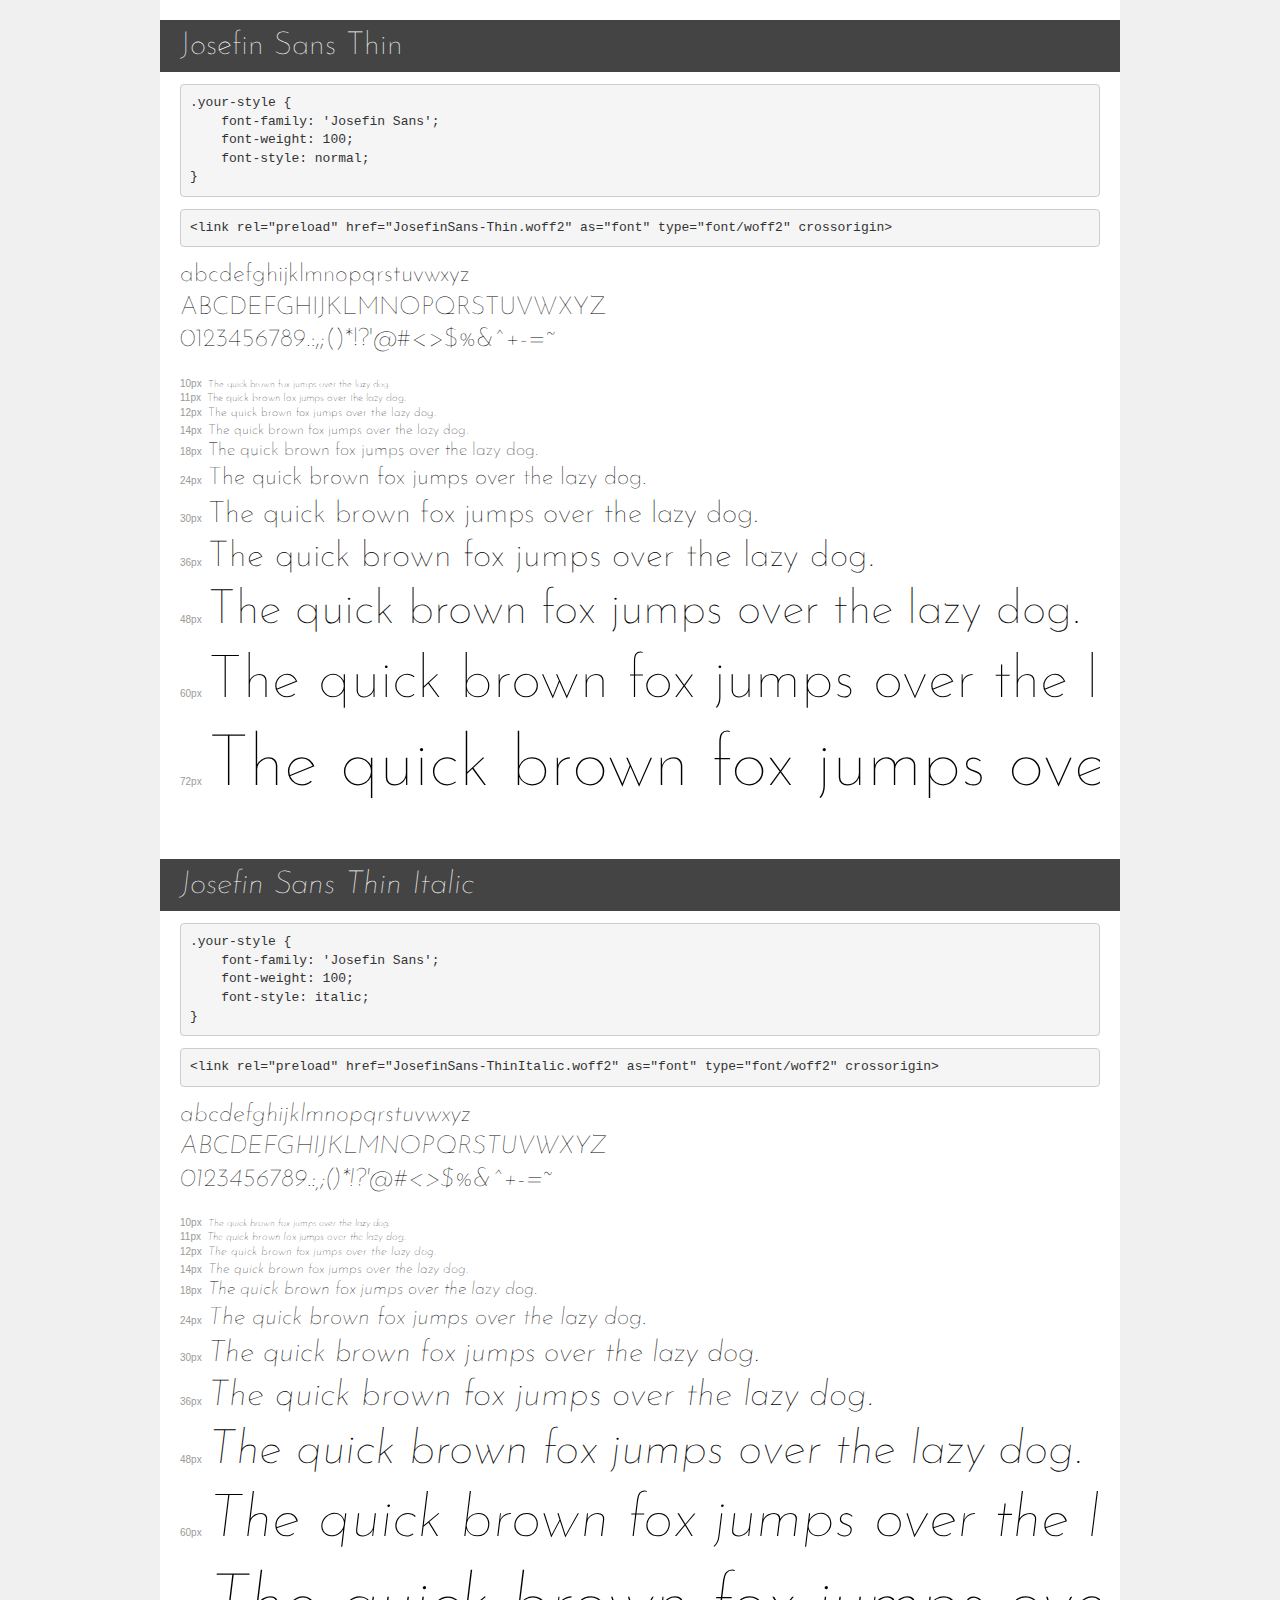
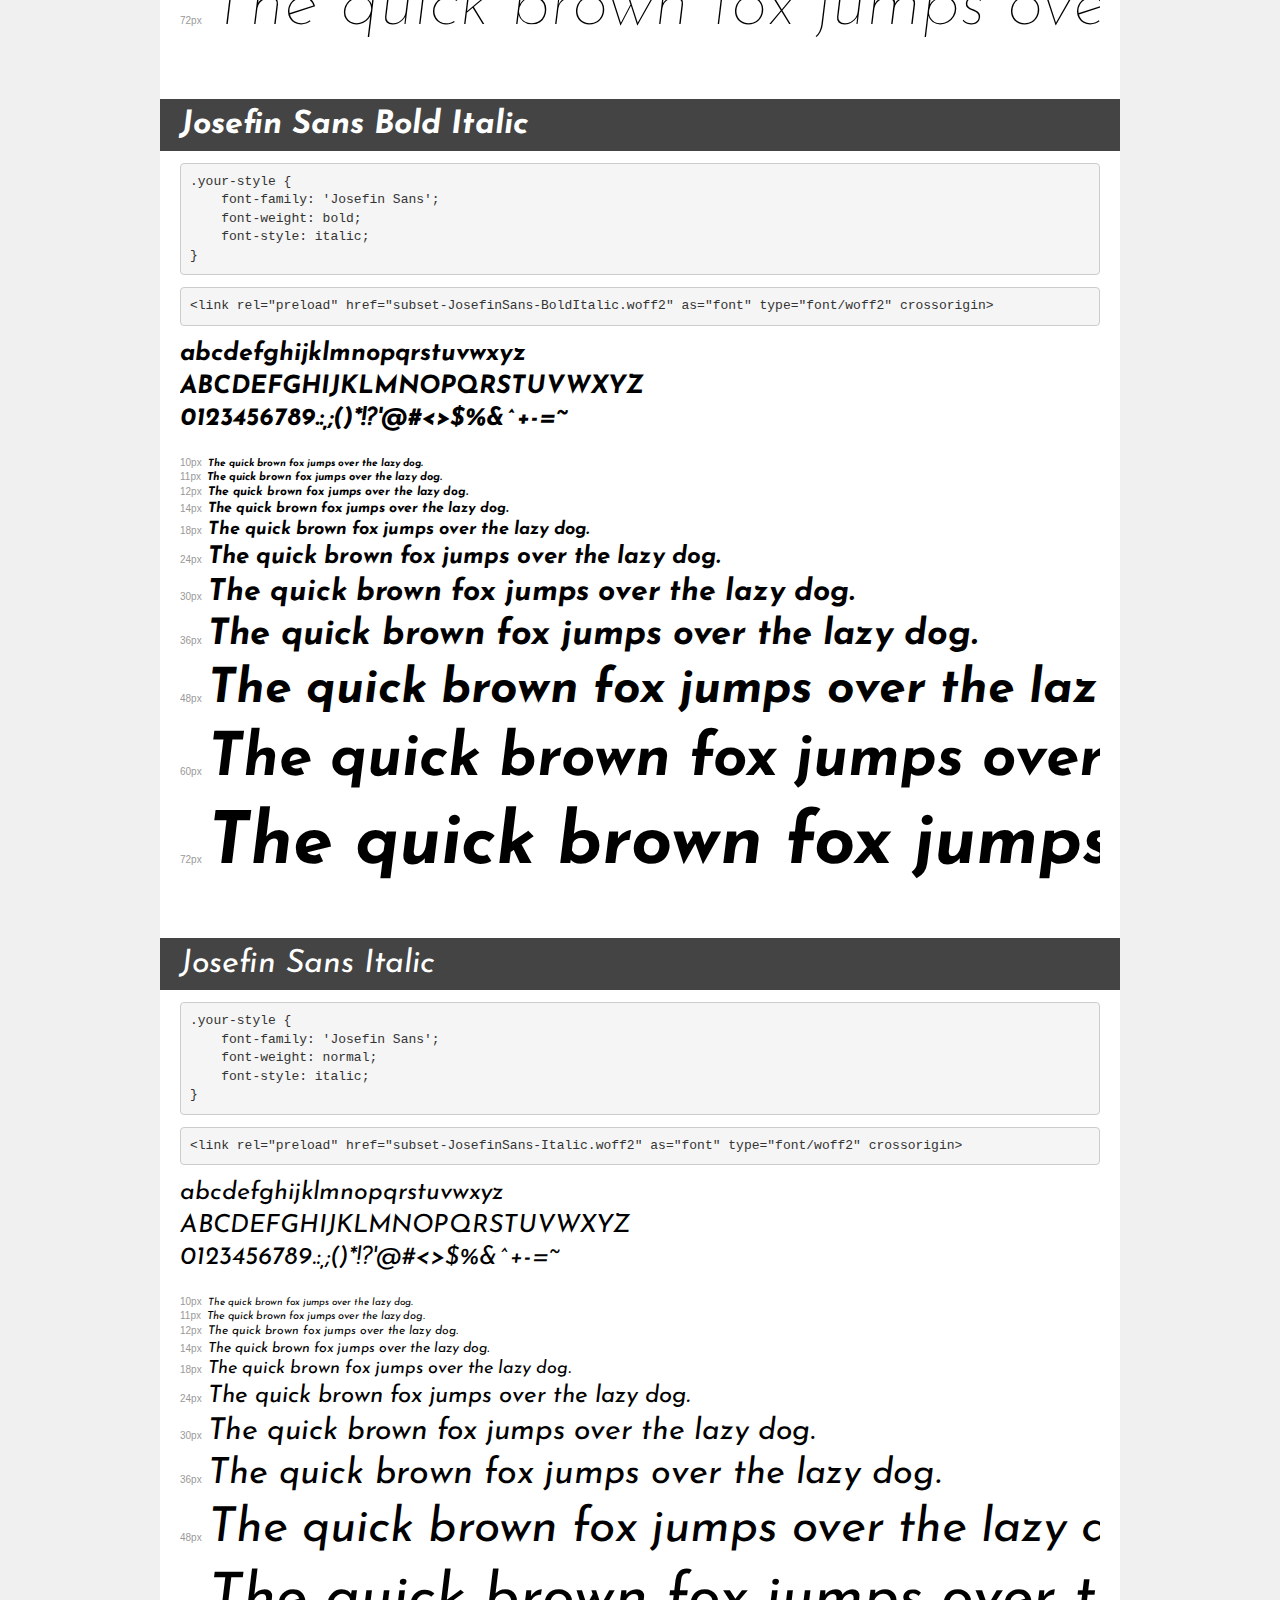
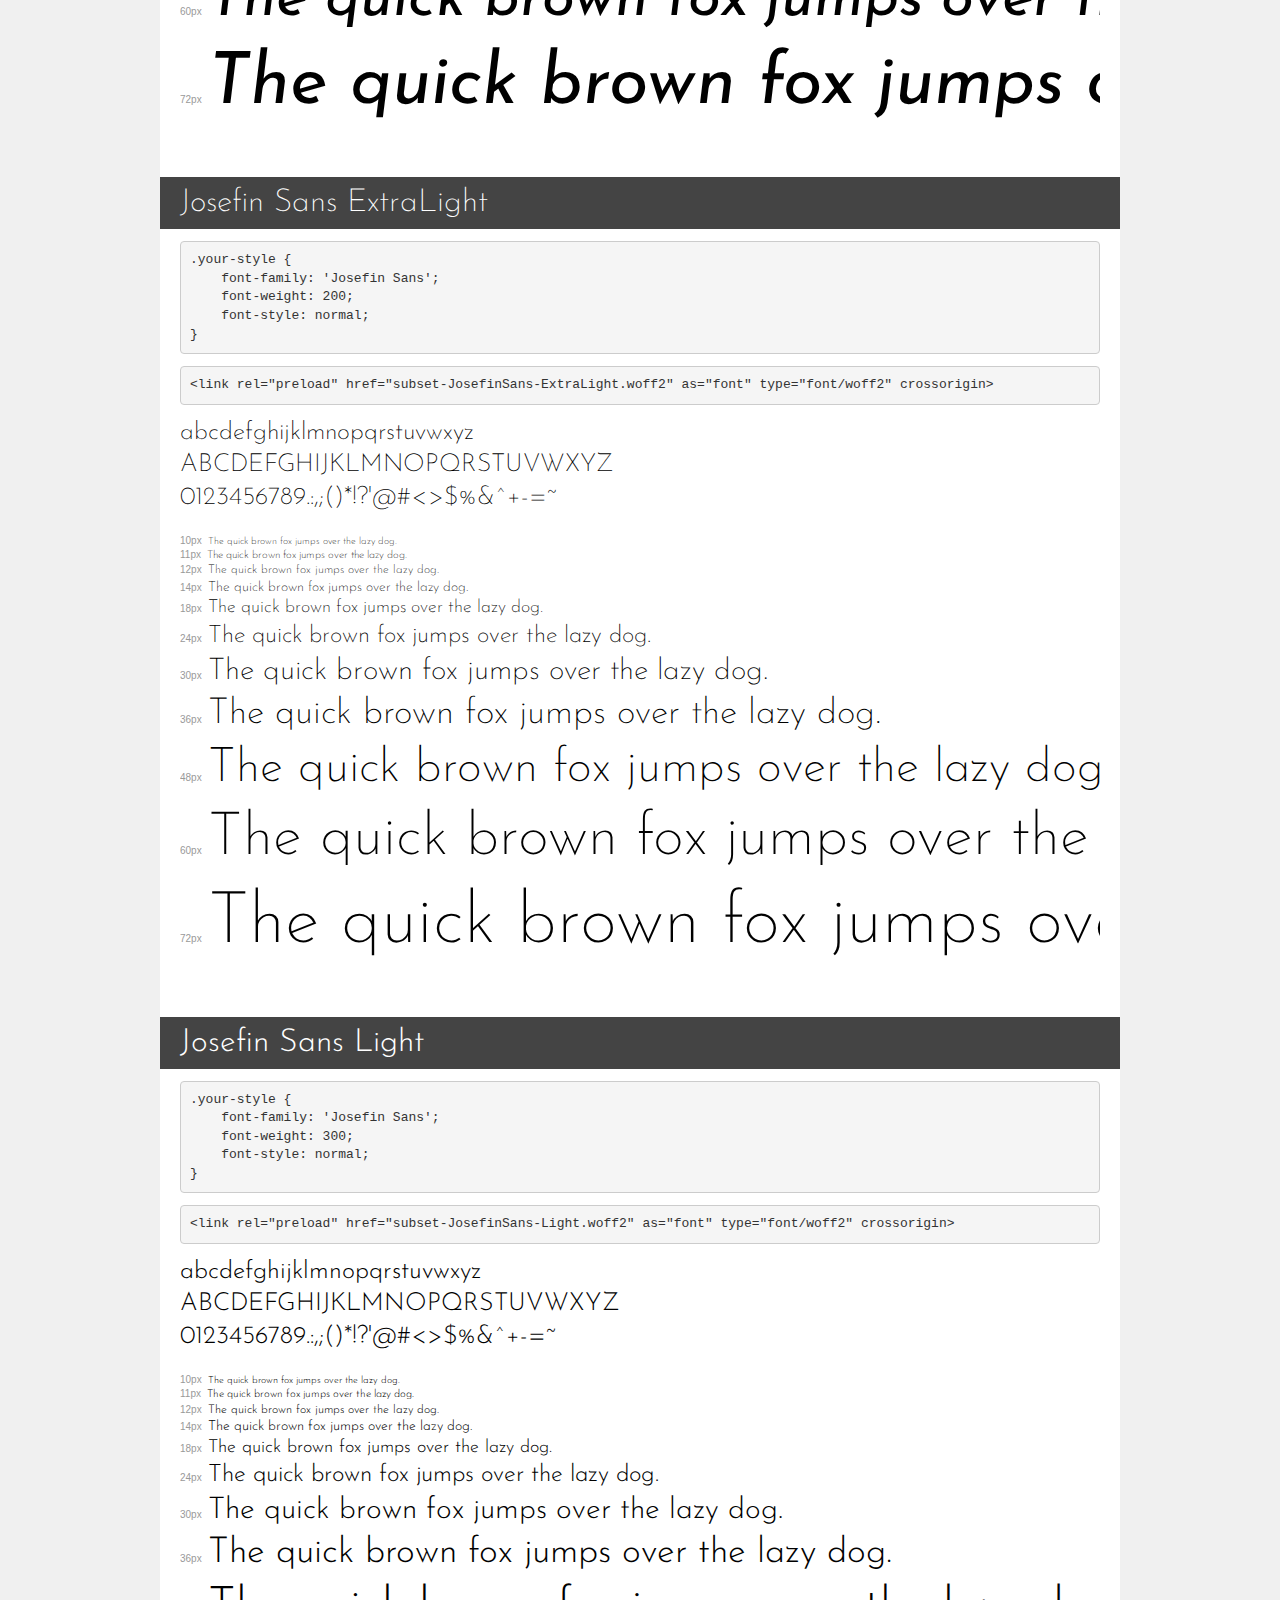
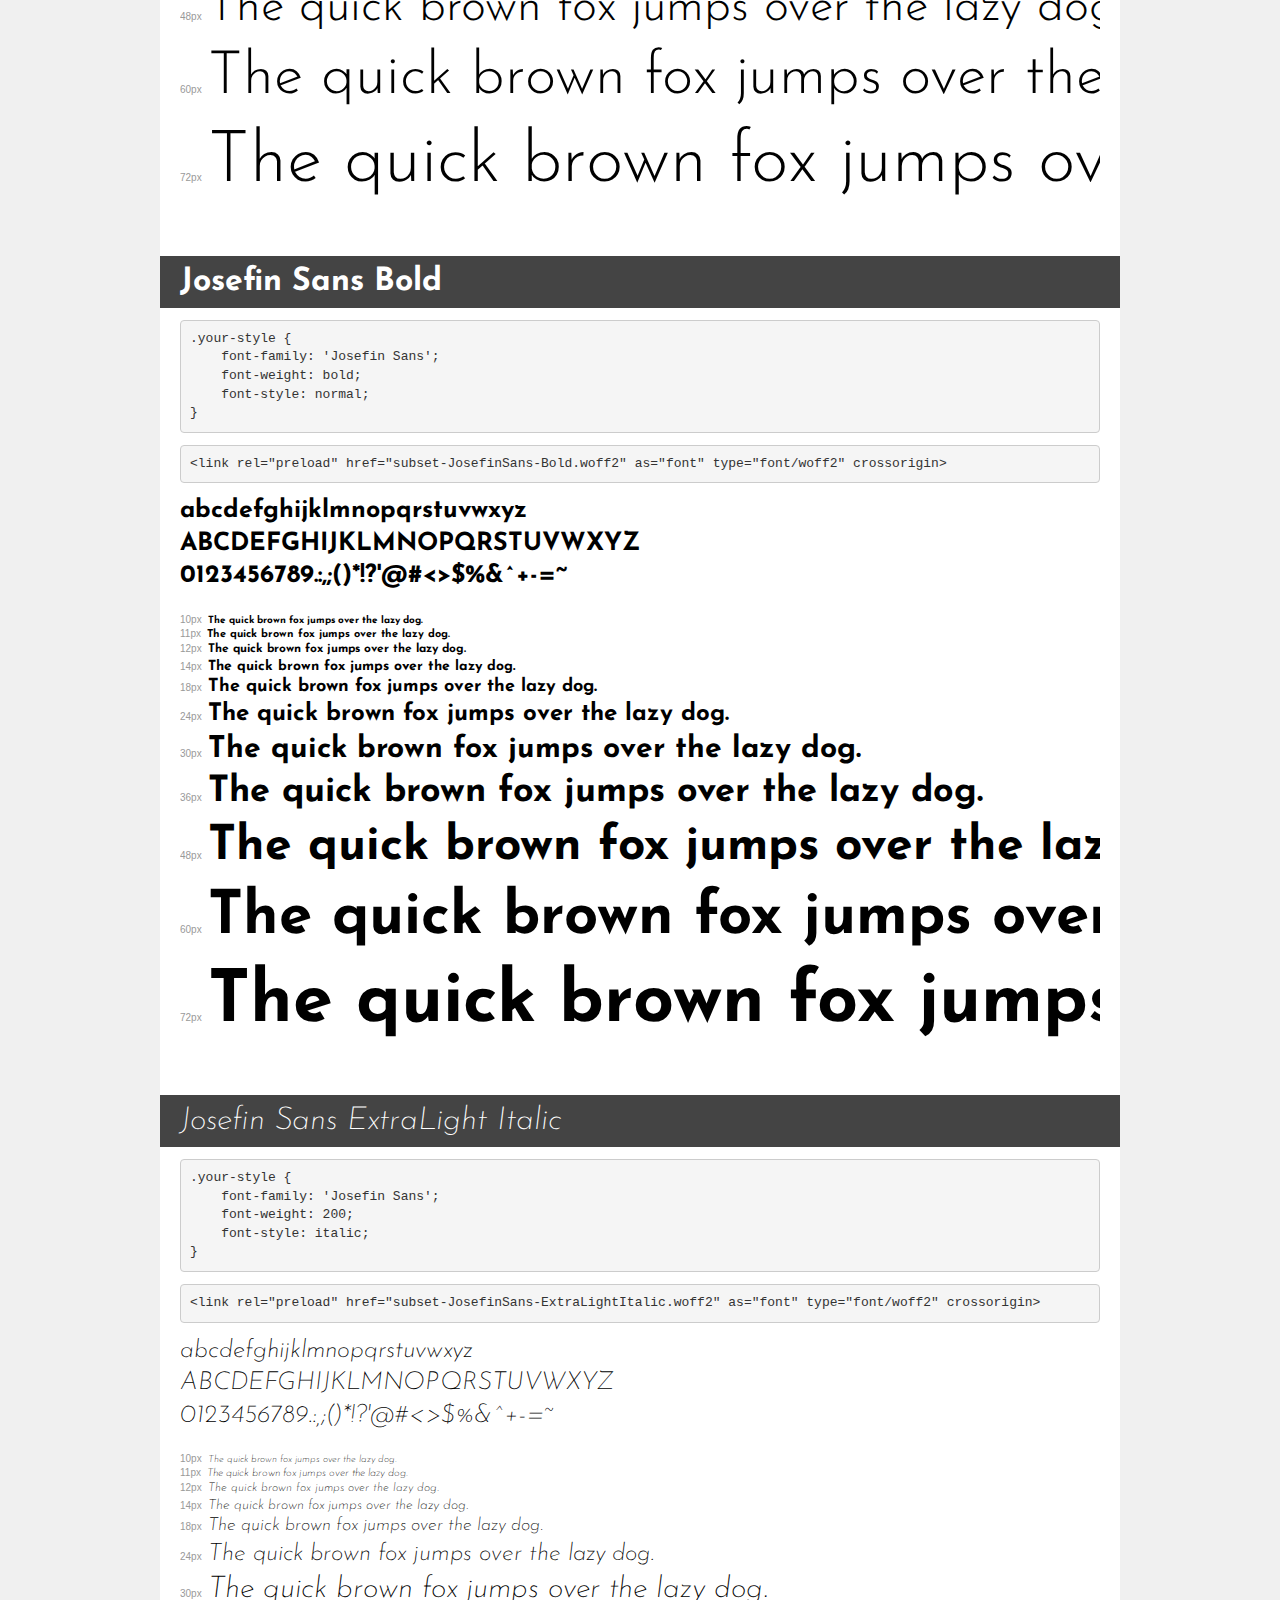
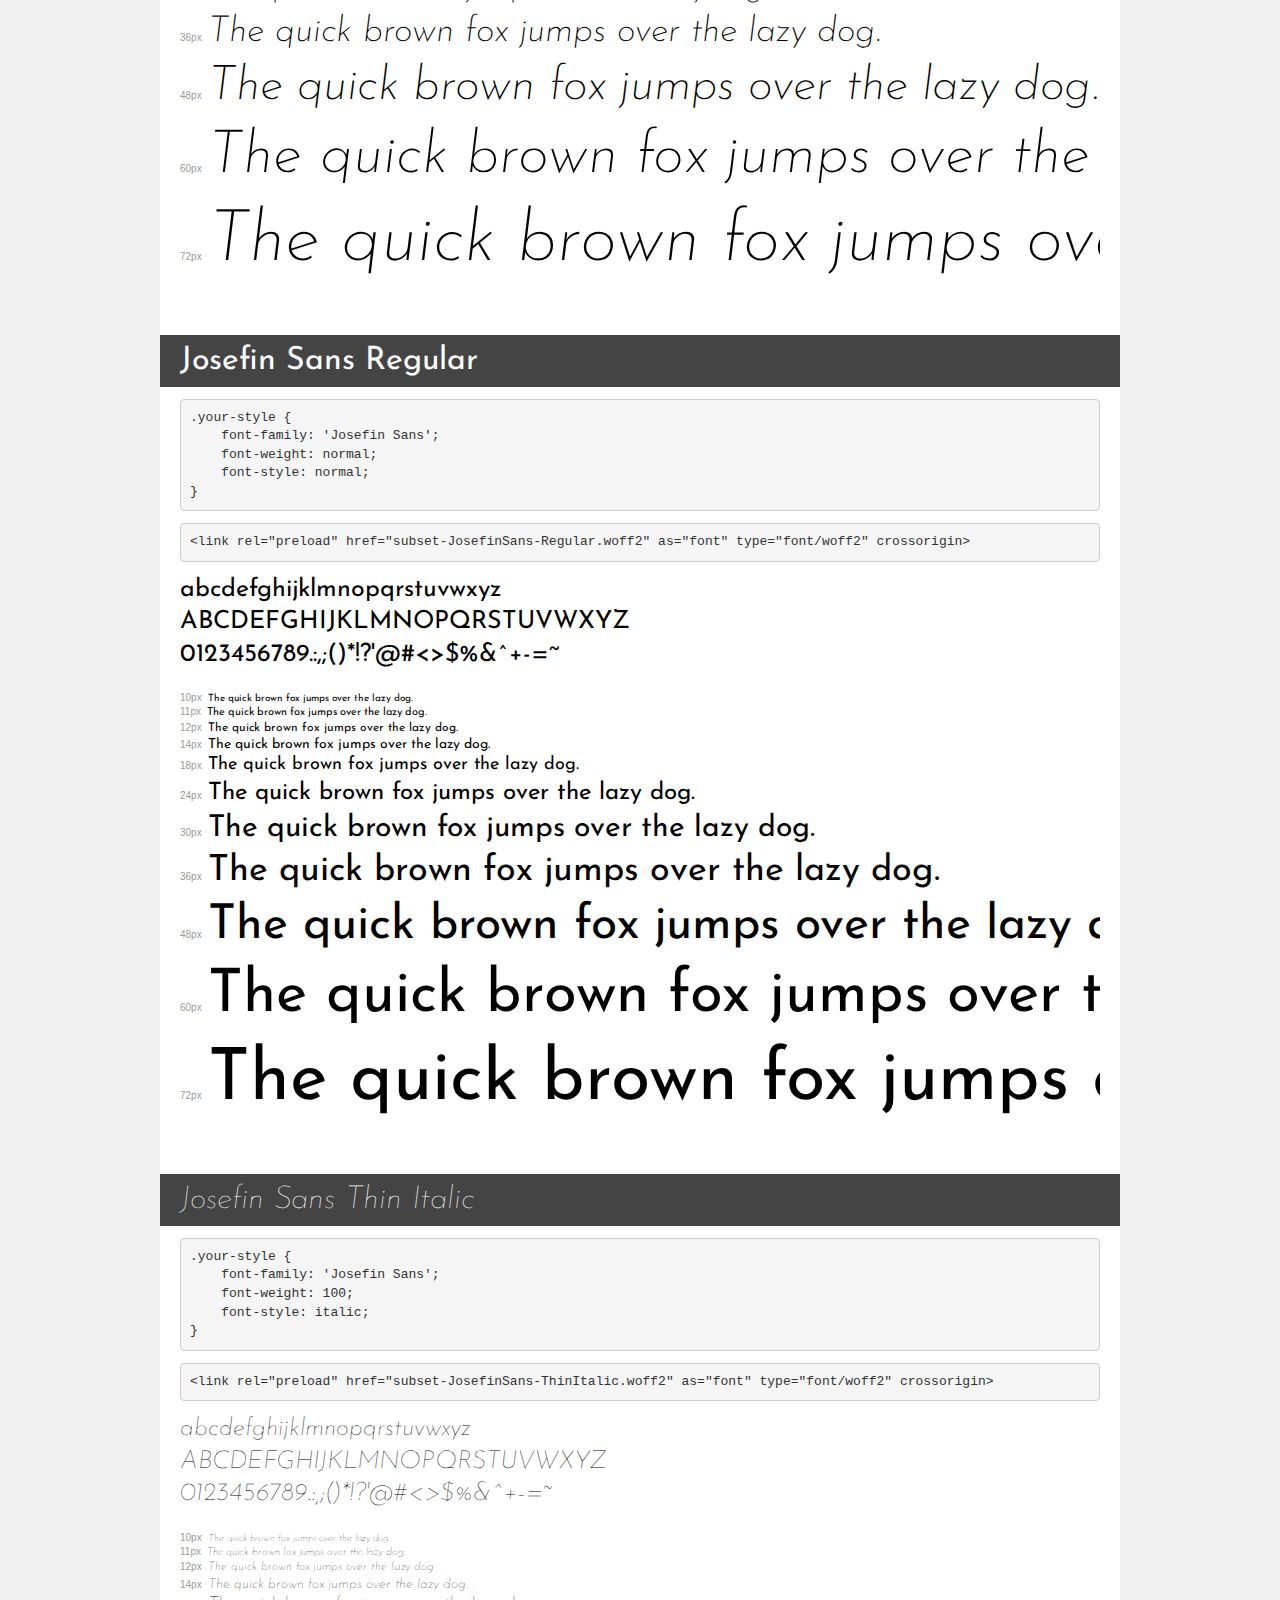
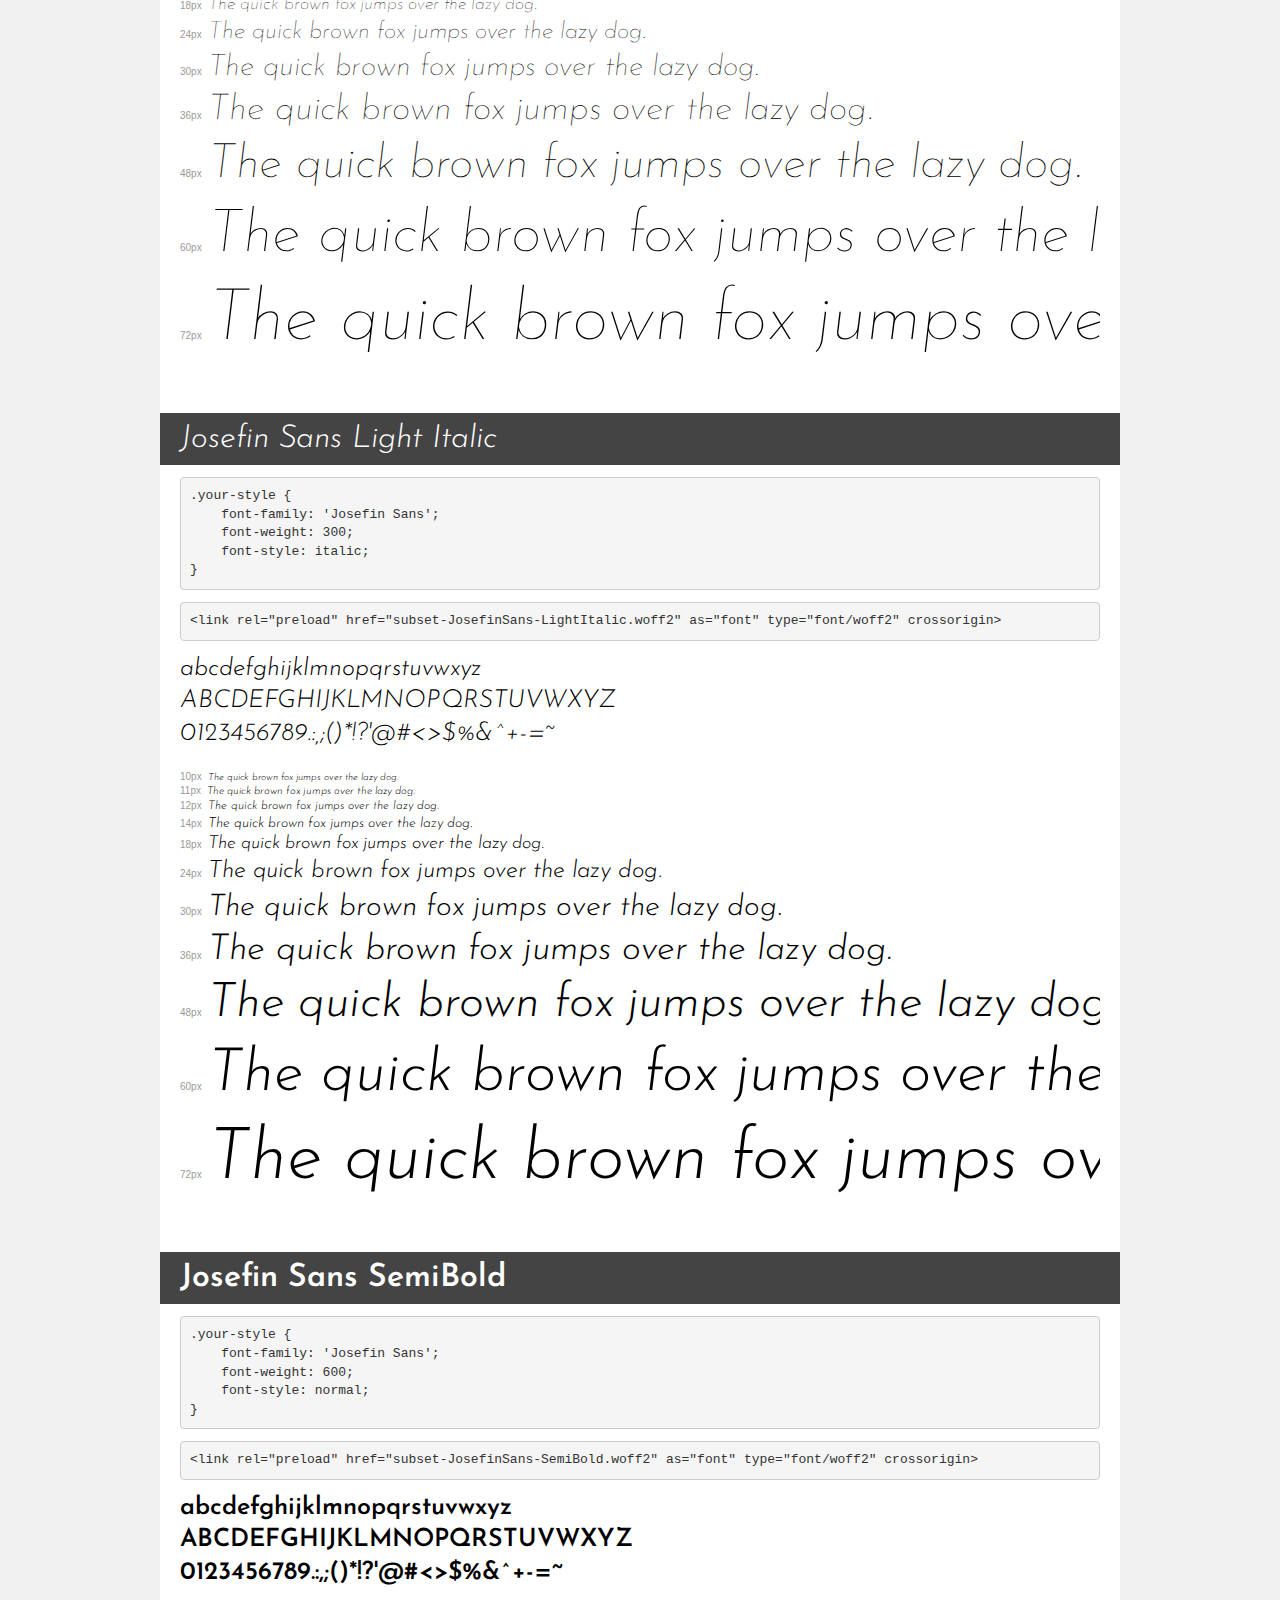
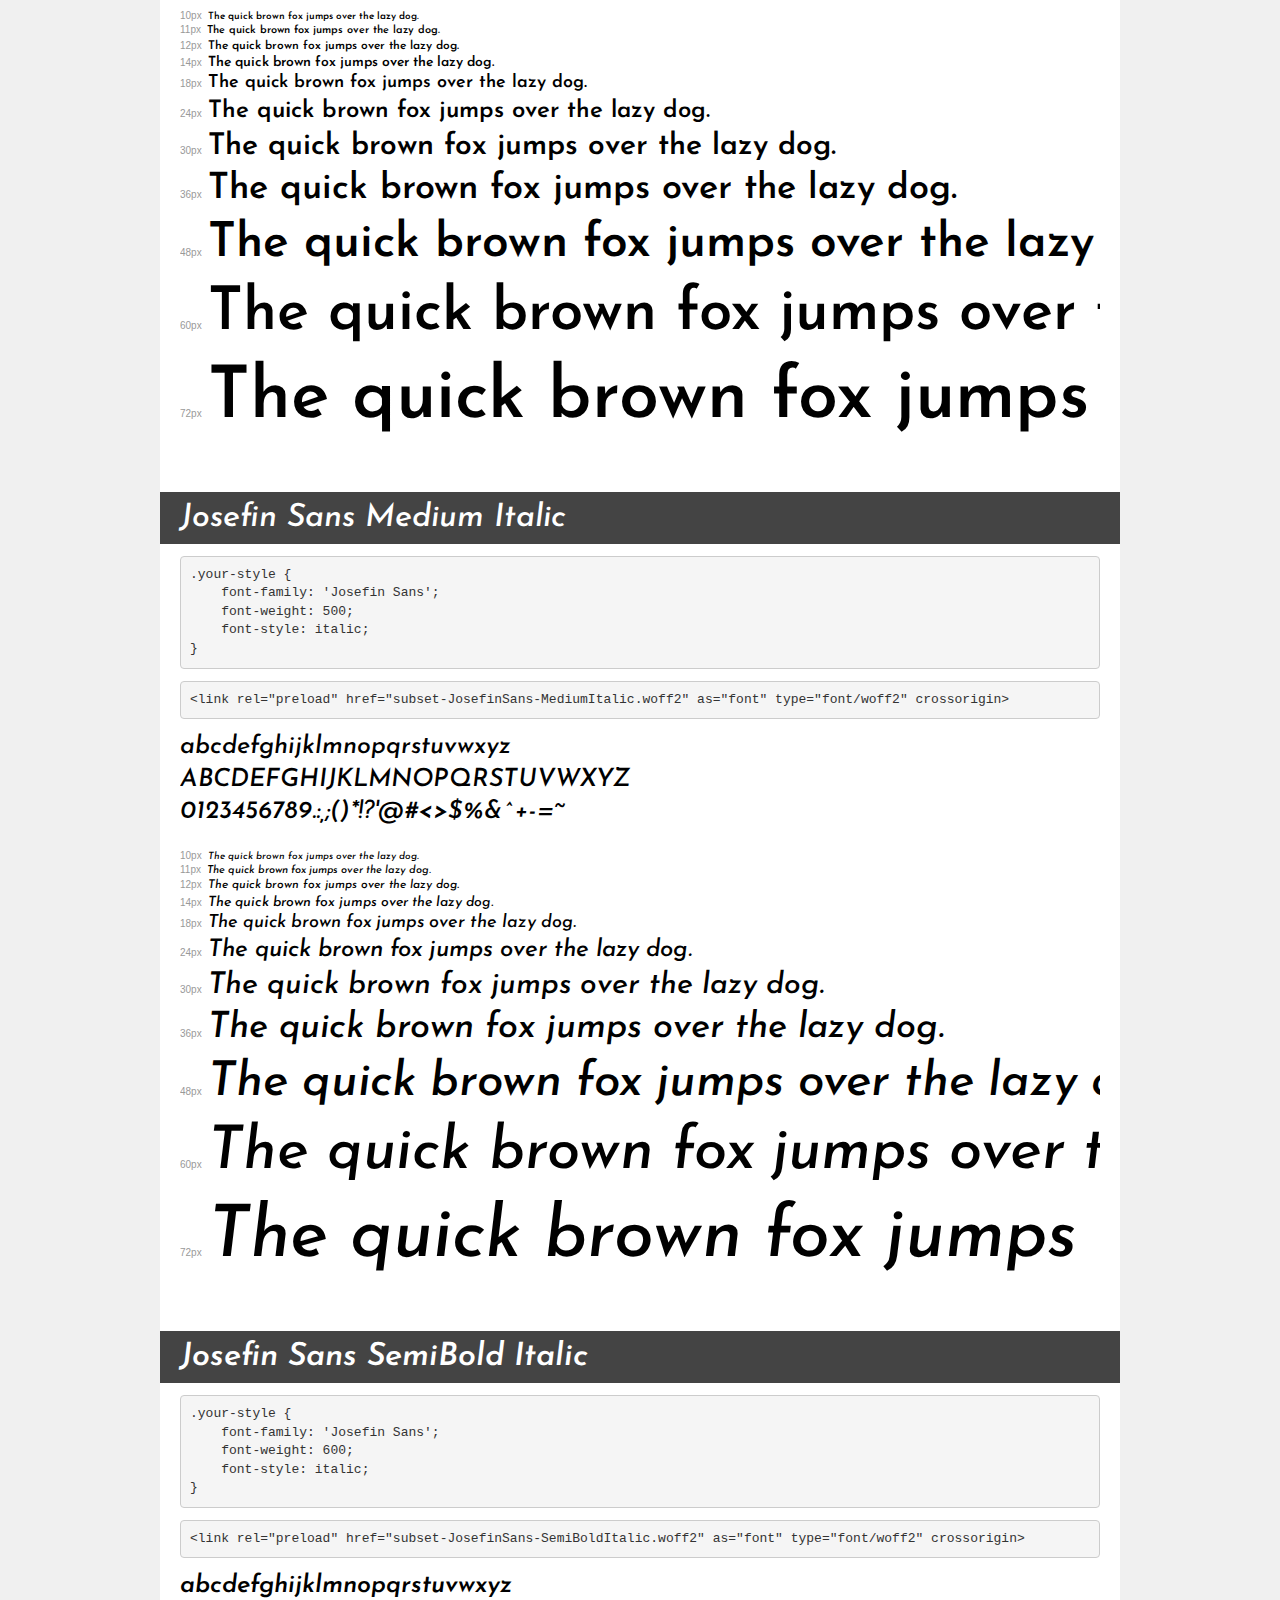
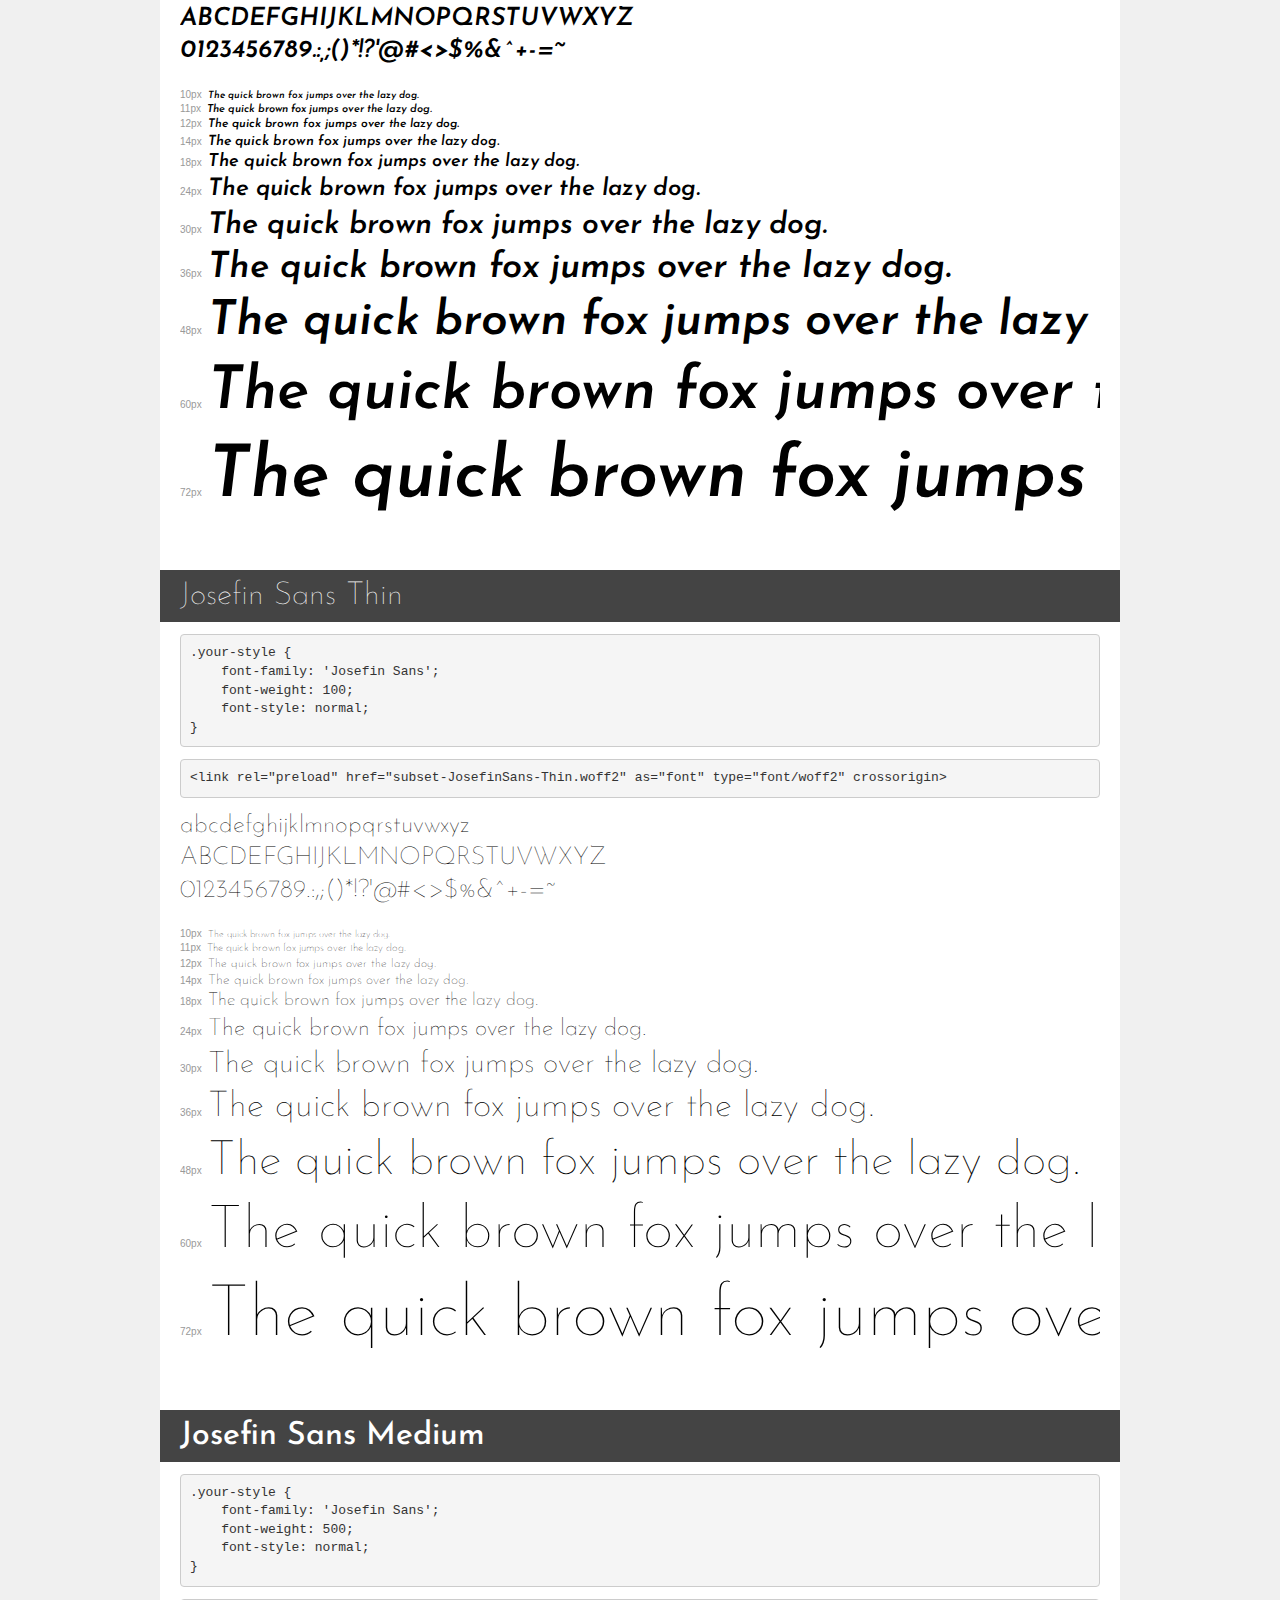
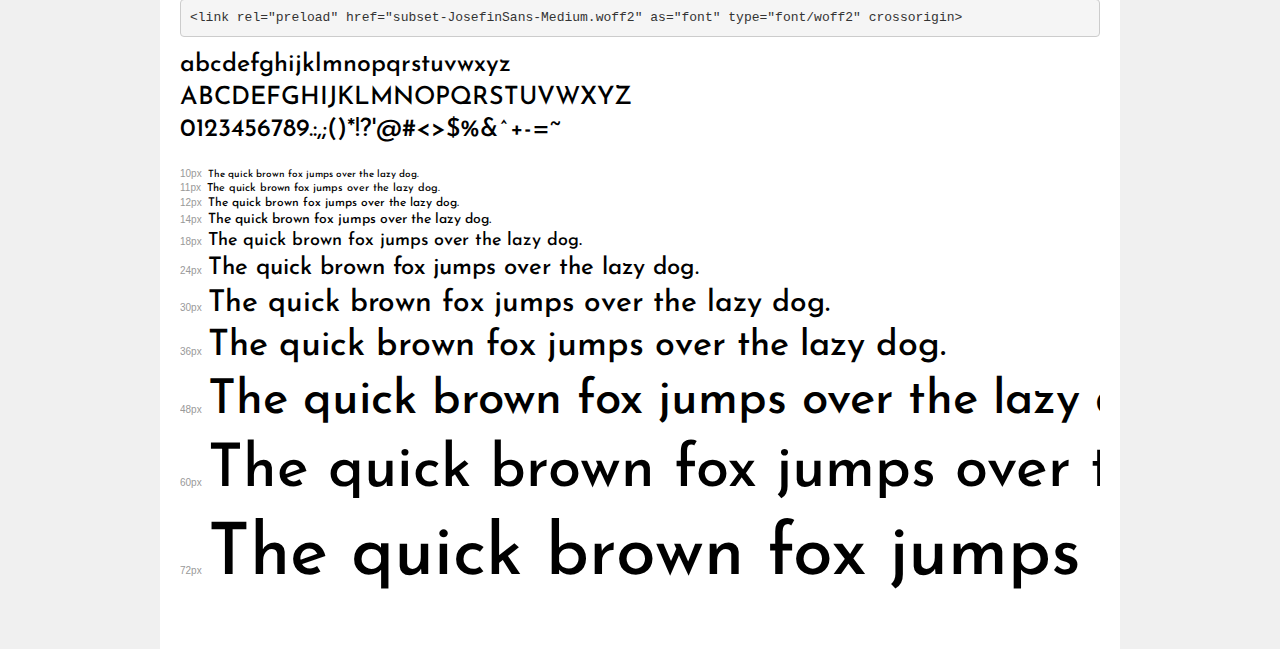
<file: assets/font_Josefin_Sans/demo.html>
<!DOCTYPE html>
<html lang="en">
<head>
    <meta charset="utf-8">
    <meta http-equiv="X-UA-Compatible" content="IE=edge">
    <meta name="viewport" content="width=device-width, initial-scale=1">
    <meta name="robots" content="noindex, noarchive">
    <meta name="format-detection" content="telephone=no">
    <title>Transfonter demo</title>
    <link href="stylesheet.css" rel="stylesheet">
    <style>
        /*
        http://meyerweb.com/eric/tools/css/reset/
        v2.0 | 20110126
        License: none (public domain)
        */
        html, body, div, span, applet, object, iframe,
        h1, h2, h3, h4, h5, h6, p, blockquote, pre,
        a, abbr, acronym, address, big, cite, code,
        del, dfn, em, img, ins, kbd, q, s, samp,
        small, strike, strong, sub, sup, tt, var,
        b, u, i, center,
        dl, dt, dd, ol, ul, li,
        fieldset, form, label, legend,
        table, caption, tbody, tfoot, thead, tr, th, td,
        article, aside, canvas, details, embed,
        figure, figcaption, footer, header, hgroup,
        menu, nav, output, ruby, section, summary,
        time, mark, audio, video {
            margin: 0;
            padding: 0;
            border: 0;
            font-size: 100%;
            font: inherit;
            vertical-align: baseline;
        }
        /* HTML5 display-role reset for older browsers */
        article, aside, details, figcaption, figure,
        footer, header, hgroup, menu, nav, section {
            display: block;
        }
        body {
            line-height: 1;
        }
        ol, ul {
            list-style: none;
        }
        blockquote, q {
            quotes: none;
        }
        blockquote:before, blockquote:after,
        q:before, q:after {
            content: '';
            content: none;
        }
        table {
            border-collapse: collapse;
            border-spacing: 0;
        }
        /* demo styles */
        body {
            background: #f0f0f0;
            color: #000;
        }
        .page {
            background: #fff;
            width: 920px;
            margin: 0 auto;
            padding: 20px 20px 0 20px;
            overflow: hidden;
        }
        .font-container {
            overflow-x: auto;
            overflow-y: hidden;
            margin-bottom: 40px;
            line-height: 1.3;
            white-space: nowrap;
            padding-bottom: 5px;
        }
        h1 {
            position: relative;
            background: #444;
            font-size: 32px;
            color: #fff;
            padding: 10px 20px;
            margin: 0 -20px 12px -20px;
        }
        .letters {
            font-size: 25px;
            margin-bottom: 20px;
        }
        .s10:before {
            content: '10px';
        }
        .s11:before {
            content: '11px';
        }
        .s12:before {
            content: '12px';
        }
        .s14:before {
            content: '14px';
        }
        .s18:before {
            content: '18px';
        }
        .s24:before {
            content: '24px';
        }
        .s30:before {
            content: '30px';
        }
        .s36:before {
            content: '36px';
        }
        .s48:before {
            content: '48px';
        }
        .s60:before {
            content: '60px';
        }
        .s72:before {
            content: '72px';
        }
        .s10:before, .s11:before, .s12:before, .s14:before,
        .s18:before, .s24:before, .s30:before, .s36:before,
        .s48:before, .s60:before, .s72:before {
            font-family: Arial, sans-serif;
            font-size: 10px;
            font-weight: normal;
            font-style: normal;
            color: #999;
            padding-right: 6px;
        }
        pre {
            display: block;
            padding: 9px;
            margin: 0 0 12px;
            font-family: Monaco, Menlo, Consolas, "Courier New", monospace;
            font-size: 13px;
            line-height: 1.428571429;
            color: #333;
            font-weight: normal;
            font-style: normal;
            background-color: #f5f5f5;
            border: 1px solid #ccc;
            overflow-x: auto;
            border-radius: 4px;
        }
        /* responsive */
        @media (max-width: 959px) {
            .page {
                width: auto;
                margin: 0;
            }
        }
    </style>
</head>
<body>
<div class="page">
    <div class="demo">
        <h1 style="font-family: 'Josefin Sans'; font-weight: 100; font-style: normal;">Josefin Sans Thin</h1>
        <pre title="Usage">.your-style {
    font-family: 'Josefin Sans';
    font-weight: 100;
    font-style: normal;
}</pre>
        <pre title="Preload (optional)">
&lt;link rel=&quot;preload&quot; href=&quot;JosefinSans-Thin.woff2&quot; as=&quot;font&quot; type=&quot;font/woff2&quot; crossorigin&gt;</pre>
        <div class="font-container" style="font-family: 'Josefin Sans'; font-weight: 100; font-style: normal;">
            <p class="letters">
                abcdefghijklmnopqrstuvwxyz<br>
ABCDEFGHIJKLMNOPQRSTUVWXYZ<br>
                0123456789.:,;()*!?'@#&lt;&gt;$%&^+-=~
            </p>
            <p class="s10" style="font-size: 10px;">The quick brown fox jumps over the lazy dog.</p>
            <p class="s11" style="font-size: 11px;">The quick brown fox jumps over the lazy dog.</p>
            <p class="s12" style="font-size: 12px;">The quick brown fox jumps over the lazy dog.</p>
            <p class="s14" style="font-size: 14px;">The quick brown fox jumps over the lazy dog.</p>
            <p class="s18" style="font-size: 18px;">The quick brown fox jumps over the lazy dog.</p>
            <p class="s24" style="font-size: 24px;">The quick brown fox jumps over the lazy dog.</p>
            <p class="s30" style="font-size: 30px;">The quick brown fox jumps over the lazy dog.</p>
            <p class="s36" style="font-size: 36px;">The quick brown fox jumps over the lazy dog.</p>
            <p class="s48" style="font-size: 48px;">The quick brown fox jumps over the lazy dog.</p>
            <p class="s60" style="font-size: 60px;">The quick brown fox jumps over the lazy dog.</p>
            <p class="s72" style="font-size: 72px;">The quick brown fox jumps over the lazy dog.</p>
        </div>
    </div>

    <div class="demo">
        <h1 style="font-family: 'Josefin Sans'; font-weight: 100; font-style: italic;">Josefin Sans Thin Italic</h1>
        <pre title="Usage">.your-style {
    font-family: 'Josefin Sans';
    font-weight: 100;
    font-style: italic;
}</pre>
        <pre title="Preload (optional)">
&lt;link rel=&quot;preload&quot; href=&quot;JosefinSans-ThinItalic.woff2&quot; as=&quot;font&quot; type=&quot;font/woff2&quot; crossorigin&gt;</pre>
        <div class="font-container" style="font-family: 'Josefin Sans'; font-weight: 100; font-style: italic;">
            <p class="letters">
                abcdefghijklmnopqrstuvwxyz<br>
ABCDEFGHIJKLMNOPQRSTUVWXYZ<br>
                0123456789.:,;()*!?'@#&lt;&gt;$%&^+-=~
            </p>
            <p class="s10" style="font-size: 10px;">The quick brown fox jumps over the lazy dog.</p>
            <p class="s11" style="font-size: 11px;">The quick brown fox jumps over the lazy dog.</p>
            <p class="s12" style="font-size: 12px;">The quick brown fox jumps over the lazy dog.</p>
            <p class="s14" style="font-size: 14px;">The quick brown fox jumps over the lazy dog.</p>
            <p class="s18" style="font-size: 18px;">The quick brown fox jumps over the lazy dog.</p>
            <p class="s24" style="font-size: 24px;">The quick brown fox jumps over the lazy dog.</p>
            <p class="s30" style="font-size: 30px;">The quick brown fox jumps over the lazy dog.</p>
            <p class="s36" style="font-size: 36px;">The quick brown fox jumps over the lazy dog.</p>
            <p class="s48" style="font-size: 48px;">The quick brown fox jumps over the lazy dog.</p>
            <p class="s60" style="font-size: 60px;">The quick brown fox jumps over the lazy dog.</p>
            <p class="s72" style="font-size: 72px;">The quick brown fox jumps over the lazy dog.</p>
        </div>
    </div>

    <div class="demo">
        <h1 style="font-family: 'Josefin Sans'; font-weight: bold; font-style: italic;">Josefin Sans Bold Italic</h1>
        <pre title="Usage">.your-style {
    font-family: 'Josefin Sans';
    font-weight: bold;
    font-style: italic;
}</pre>
        <pre title="Preload (optional)">
&lt;link rel=&quot;preload&quot; href=&quot;subset-JosefinSans-BoldItalic.woff2&quot; as=&quot;font&quot; type=&quot;font/woff2&quot; crossorigin&gt;</pre>
        <div class="font-container" style="font-family: 'Josefin Sans'; font-weight: bold; font-style: italic;">
            <p class="letters">
                abcdefghijklmnopqrstuvwxyz<br>
ABCDEFGHIJKLMNOPQRSTUVWXYZ<br>
                0123456789.:,;()*!?'@#&lt;&gt;$%&^+-=~
            </p>
            <p class="s10" style="font-size: 10px;">The quick brown fox jumps over the lazy dog.</p>
            <p class="s11" style="font-size: 11px;">The quick brown fox jumps over the lazy dog.</p>
            <p class="s12" style="font-size: 12px;">The quick brown fox jumps over the lazy dog.</p>
            <p class="s14" style="font-size: 14px;">The quick brown fox jumps over the lazy dog.</p>
            <p class="s18" style="font-size: 18px;">The quick brown fox jumps over the lazy dog.</p>
            <p class="s24" style="font-size: 24px;">The quick brown fox jumps over the lazy dog.</p>
            <p class="s30" style="font-size: 30px;">The quick brown fox jumps over the lazy dog.</p>
            <p class="s36" style="font-size: 36px;">The quick brown fox jumps over the lazy dog.</p>
            <p class="s48" style="font-size: 48px;">The quick brown fox jumps over the lazy dog.</p>
            <p class="s60" style="font-size: 60px;">The quick brown fox jumps over the lazy dog.</p>
            <p class="s72" style="font-size: 72px;">The quick brown fox jumps over the lazy dog.</p>
        </div>
    </div>

    <div class="demo">
        <h1 style="font-family: 'Josefin Sans'; font-weight: normal; font-style: italic;">Josefin Sans Italic</h1>
        <pre title="Usage">.your-style {
    font-family: 'Josefin Sans';
    font-weight: normal;
    font-style: italic;
}</pre>
        <pre title="Preload (optional)">
&lt;link rel=&quot;preload&quot; href=&quot;subset-JosefinSans-Italic.woff2&quot; as=&quot;font&quot; type=&quot;font/woff2&quot; crossorigin&gt;</pre>
        <div class="font-container" style="font-family: 'Josefin Sans'; font-weight: normal; font-style: italic;">
            <p class="letters">
                abcdefghijklmnopqrstuvwxyz<br>
ABCDEFGHIJKLMNOPQRSTUVWXYZ<br>
                0123456789.:,;()*!?'@#&lt;&gt;$%&^+-=~
            </p>
            <p class="s10" style="font-size: 10px;">The quick brown fox jumps over the lazy dog.</p>
            <p class="s11" style="font-size: 11px;">The quick brown fox jumps over the lazy dog.</p>
            <p class="s12" style="font-size: 12px;">The quick brown fox jumps over the lazy dog.</p>
            <p class="s14" style="font-size: 14px;">The quick brown fox jumps over the lazy dog.</p>
            <p class="s18" style="font-size: 18px;">The quick brown fox jumps over the lazy dog.</p>
            <p class="s24" style="font-size: 24px;">The quick brown fox jumps over the lazy dog.</p>
            <p class="s30" style="font-size: 30px;">The quick brown fox jumps over the lazy dog.</p>
            <p class="s36" style="font-size: 36px;">The quick brown fox jumps over the lazy dog.</p>
            <p class="s48" style="font-size: 48px;">The quick brown fox jumps over the lazy dog.</p>
            <p class="s60" style="font-size: 60px;">The quick brown fox jumps over the lazy dog.</p>
            <p class="s72" style="font-size: 72px;">The quick brown fox jumps over the lazy dog.</p>
        </div>
    </div>

    <div class="demo">
        <h1 style="font-family: 'Josefin Sans'; font-weight: 200; font-style: normal;">Josefin Sans ExtraLight</h1>
        <pre title="Usage">.your-style {
    font-family: 'Josefin Sans';
    font-weight: 200;
    font-style: normal;
}</pre>
        <pre title="Preload (optional)">
&lt;link rel=&quot;preload&quot; href=&quot;subset-JosefinSans-ExtraLight.woff2&quot; as=&quot;font&quot; type=&quot;font/woff2&quot; crossorigin&gt;</pre>
        <div class="font-container" style="font-family: 'Josefin Sans'; font-weight: 200; font-style: normal;">
            <p class="letters">
                abcdefghijklmnopqrstuvwxyz<br>
ABCDEFGHIJKLMNOPQRSTUVWXYZ<br>
                0123456789.:,;()*!?'@#&lt;&gt;$%&^+-=~
            </p>
            <p class="s10" style="font-size: 10px;">The quick brown fox jumps over the lazy dog.</p>
            <p class="s11" style="font-size: 11px;">The quick brown fox jumps over the lazy dog.</p>
            <p class="s12" style="font-size: 12px;">The quick brown fox jumps over the lazy dog.</p>
            <p class="s14" style="font-size: 14px;">The quick brown fox jumps over the lazy dog.</p>
            <p class="s18" style="font-size: 18px;">The quick brown fox jumps over the lazy dog.</p>
            <p class="s24" style="font-size: 24px;">The quick brown fox jumps over the lazy dog.</p>
            <p class="s30" style="font-size: 30px;">The quick brown fox jumps over the lazy dog.</p>
            <p class="s36" style="font-size: 36px;">The quick brown fox jumps over the lazy dog.</p>
            <p class="s48" style="font-size: 48px;">The quick brown fox jumps over the lazy dog.</p>
            <p class="s60" style="font-size: 60px;">The quick brown fox jumps over the lazy dog.</p>
            <p class="s72" style="font-size: 72px;">The quick brown fox jumps over the lazy dog.</p>
        </div>
    </div>

    <div class="demo">
        <h1 style="font-family: 'Josefin Sans'; font-weight: 300; font-style: normal;">Josefin Sans Light</h1>
        <pre title="Usage">.your-style {
    font-family: 'Josefin Sans';
    font-weight: 300;
    font-style: normal;
}</pre>
        <pre title="Preload (optional)">
&lt;link rel=&quot;preload&quot; href=&quot;subset-JosefinSans-Light.woff2&quot; as=&quot;font&quot; type=&quot;font/woff2&quot; crossorigin&gt;</pre>
        <div class="font-container" style="font-family: 'Josefin Sans'; font-weight: 300; font-style: normal;">
            <p class="letters">
                abcdefghijklmnopqrstuvwxyz<br>
ABCDEFGHIJKLMNOPQRSTUVWXYZ<br>
                0123456789.:,;()*!?'@#&lt;&gt;$%&^+-=~
            </p>
            <p class="s10" style="font-size: 10px;">The quick brown fox jumps over the lazy dog.</p>
            <p class="s11" style="font-size: 11px;">The quick brown fox jumps over the lazy dog.</p>
            <p class="s12" style="font-size: 12px;">The quick brown fox jumps over the lazy dog.</p>
            <p class="s14" style="font-size: 14px;">The quick brown fox jumps over the lazy dog.</p>
            <p class="s18" style="font-size: 18px;">The quick brown fox jumps over the lazy dog.</p>
            <p class="s24" style="font-size: 24px;">The quick brown fox jumps over the lazy dog.</p>
            <p class="s30" style="font-size: 30px;">The quick brown fox jumps over the lazy dog.</p>
            <p class="s36" style="font-size: 36px;">The quick brown fox jumps over the lazy dog.</p>
            <p class="s48" style="font-size: 48px;">The quick brown fox jumps over the lazy dog.</p>
            <p class="s60" style="font-size: 60px;">The quick brown fox jumps over the lazy dog.</p>
            <p class="s72" style="font-size: 72px;">The quick brown fox jumps over the lazy dog.</p>
        </div>
    </div>

    <div class="demo">
        <h1 style="font-family: 'Josefin Sans'; font-weight: bold; font-style: normal;">Josefin Sans Bold</h1>
        <pre title="Usage">.your-style {
    font-family: 'Josefin Sans';
    font-weight: bold;
    font-style: normal;
}</pre>
        <pre title="Preload (optional)">
&lt;link rel=&quot;preload&quot; href=&quot;subset-JosefinSans-Bold.woff2&quot; as=&quot;font&quot; type=&quot;font/woff2&quot; crossorigin&gt;</pre>
        <div class="font-container" style="font-family: 'Josefin Sans'; font-weight: bold; font-style: normal;">
            <p class="letters">
                abcdefghijklmnopqrstuvwxyz<br>
ABCDEFGHIJKLMNOPQRSTUVWXYZ<br>
                0123456789.:,;()*!?'@#&lt;&gt;$%&^+-=~
            </p>
            <p class="s10" style="font-size: 10px;">The quick brown fox jumps over the lazy dog.</p>
            <p class="s11" style="font-size: 11px;">The quick brown fox jumps over the lazy dog.</p>
            <p class="s12" style="font-size: 12px;">The quick brown fox jumps over the lazy dog.</p>
            <p class="s14" style="font-size: 14px;">The quick brown fox jumps over the lazy dog.</p>
            <p class="s18" style="font-size: 18px;">The quick brown fox jumps over the lazy dog.</p>
            <p class="s24" style="font-size: 24px;">The quick brown fox jumps over the lazy dog.</p>
            <p class="s30" style="font-size: 30px;">The quick brown fox jumps over the lazy dog.</p>
            <p class="s36" style="font-size: 36px;">The quick brown fox jumps over the lazy dog.</p>
            <p class="s48" style="font-size: 48px;">The quick brown fox jumps over the lazy dog.</p>
            <p class="s60" style="font-size: 60px;">The quick brown fox jumps over the lazy dog.</p>
            <p class="s72" style="font-size: 72px;">The quick brown fox jumps over the lazy dog.</p>
        </div>
    </div>

    <div class="demo">
        <h1 style="font-family: 'Josefin Sans'; font-weight: 200; font-style: italic;">Josefin Sans ExtraLight Italic</h1>
        <pre title="Usage">.your-style {
    font-family: 'Josefin Sans';
    font-weight: 200;
    font-style: italic;
}</pre>
        <pre title="Preload (optional)">
&lt;link rel=&quot;preload&quot; href=&quot;subset-JosefinSans-ExtraLightItalic.woff2&quot; as=&quot;font&quot; type=&quot;font/woff2&quot; crossorigin&gt;</pre>
        <div class="font-container" style="font-family: 'Josefin Sans'; font-weight: 200; font-style: italic;">
            <p class="letters">
                abcdefghijklmnopqrstuvwxyz<br>
ABCDEFGHIJKLMNOPQRSTUVWXYZ<br>
                0123456789.:,;()*!?'@#&lt;&gt;$%&^+-=~
            </p>
            <p class="s10" style="font-size: 10px;">The quick brown fox jumps over the lazy dog.</p>
            <p class="s11" style="font-size: 11px;">The quick brown fox jumps over the lazy dog.</p>
            <p class="s12" style="font-size: 12px;">The quick brown fox jumps over the lazy dog.</p>
            <p class="s14" style="font-size: 14px;">The quick brown fox jumps over the lazy dog.</p>
            <p class="s18" style="font-size: 18px;">The quick brown fox jumps over the lazy dog.</p>
            <p class="s24" style="font-size: 24px;">The quick brown fox jumps over the lazy dog.</p>
            <p class="s30" style="font-size: 30px;">The quick brown fox jumps over the lazy dog.</p>
            <p class="s36" style="font-size: 36px;">The quick brown fox jumps over the lazy dog.</p>
            <p class="s48" style="font-size: 48px;">The quick brown fox jumps over the lazy dog.</p>
            <p class="s60" style="font-size: 60px;">The quick brown fox jumps over the lazy dog.</p>
            <p class="s72" style="font-size: 72px;">The quick brown fox jumps over the lazy dog.</p>
        </div>
    </div>

    <div class="demo">
        <h1 style="font-family: 'Josefin Sans'; font-weight: normal; font-style: normal;">Josefin Sans Regular</h1>
        <pre title="Usage">.your-style {
    font-family: 'Josefin Sans';
    font-weight: normal;
    font-style: normal;
}</pre>
        <pre title="Preload (optional)">
&lt;link rel=&quot;preload&quot; href=&quot;subset-JosefinSans-Regular.woff2&quot; as=&quot;font&quot; type=&quot;font/woff2&quot; crossorigin&gt;</pre>
        <div class="font-container" style="font-family: 'Josefin Sans'; font-weight: normal; font-style: normal;">
            <p class="letters">
                abcdefghijklmnopqrstuvwxyz<br>
ABCDEFGHIJKLMNOPQRSTUVWXYZ<br>
                0123456789.:,;()*!?'@#&lt;&gt;$%&^+-=~
            </p>
            <p class="s10" style="font-size: 10px;">The quick brown fox jumps over the lazy dog.</p>
            <p class="s11" style="font-size: 11px;">The quick brown fox jumps over the lazy dog.</p>
            <p class="s12" style="font-size: 12px;">The quick brown fox jumps over the lazy dog.</p>
            <p class="s14" style="font-size: 14px;">The quick brown fox jumps over the lazy dog.</p>
            <p class="s18" style="font-size: 18px;">The quick brown fox jumps over the lazy dog.</p>
            <p class="s24" style="font-size: 24px;">The quick brown fox jumps over the lazy dog.</p>
            <p class="s30" style="font-size: 30px;">The quick brown fox jumps over the lazy dog.</p>
            <p class="s36" style="font-size: 36px;">The quick brown fox jumps over the lazy dog.</p>
            <p class="s48" style="font-size: 48px;">The quick brown fox jumps over the lazy dog.</p>
            <p class="s60" style="font-size: 60px;">The quick brown fox jumps over the lazy dog.</p>
            <p class="s72" style="font-size: 72px;">The quick brown fox jumps over the lazy dog.</p>
        </div>
    </div>

    <div class="demo">
        <h1 style="font-family: 'Josefin Sans'; font-weight: 100; font-style: italic;">Josefin Sans Thin Italic</h1>
        <pre title="Usage">.your-style {
    font-family: 'Josefin Sans';
    font-weight: 100;
    font-style: italic;
}</pre>
        <pre title="Preload (optional)">
&lt;link rel=&quot;preload&quot; href=&quot;subset-JosefinSans-ThinItalic.woff2&quot; as=&quot;font&quot; type=&quot;font/woff2&quot; crossorigin&gt;</pre>
        <div class="font-container" style="font-family: 'Josefin Sans'; font-weight: 100; font-style: italic;">
            <p class="letters">
                abcdefghijklmnopqrstuvwxyz<br>
ABCDEFGHIJKLMNOPQRSTUVWXYZ<br>
                0123456789.:,;()*!?'@#&lt;&gt;$%&^+-=~
            </p>
            <p class="s10" style="font-size: 10px;">The quick brown fox jumps over the lazy dog.</p>
            <p class="s11" style="font-size: 11px;">The quick brown fox jumps over the lazy dog.</p>
            <p class="s12" style="font-size: 12px;">The quick brown fox jumps over the lazy dog.</p>
            <p class="s14" style="font-size: 14px;">The quick brown fox jumps over the lazy dog.</p>
            <p class="s18" style="font-size: 18px;">The quick brown fox jumps over the lazy dog.</p>
            <p class="s24" style="font-size: 24px;">The quick brown fox jumps over the lazy dog.</p>
            <p class="s30" style="font-size: 30px;">The quick brown fox jumps over the lazy dog.</p>
            <p class="s36" style="font-size: 36px;">The quick brown fox jumps over the lazy dog.</p>
            <p class="s48" style="font-size: 48px;">The quick brown fox jumps over the lazy dog.</p>
            <p class="s60" style="font-size: 60px;">The quick brown fox jumps over the lazy dog.</p>
            <p class="s72" style="font-size: 72px;">The quick brown fox jumps over the lazy dog.</p>
        </div>
    </div>

    <div class="demo">
        <h1 style="font-family: 'Josefin Sans'; font-weight: 300; font-style: italic;">Josefin Sans Light Italic</h1>
        <pre title="Usage">.your-style {
    font-family: 'Josefin Sans';
    font-weight: 300;
    font-style: italic;
}</pre>
        <pre title="Preload (optional)">
&lt;link rel=&quot;preload&quot; href=&quot;subset-JosefinSans-LightItalic.woff2&quot; as=&quot;font&quot; type=&quot;font/woff2&quot; crossorigin&gt;</pre>
        <div class="font-container" style="font-family: 'Josefin Sans'; font-weight: 300; font-style: italic;">
            <p class="letters">
                abcdefghijklmnopqrstuvwxyz<br>
ABCDEFGHIJKLMNOPQRSTUVWXYZ<br>
                0123456789.:,;()*!?'@#&lt;&gt;$%&^+-=~
            </p>
            <p class="s10" style="font-size: 10px;">The quick brown fox jumps over the lazy dog.</p>
            <p class="s11" style="font-size: 11px;">The quick brown fox jumps over the lazy dog.</p>
            <p class="s12" style="font-size: 12px;">The quick brown fox jumps over the lazy dog.</p>
            <p class="s14" style="font-size: 14px;">The quick brown fox jumps over the lazy dog.</p>
            <p class="s18" style="font-size: 18px;">The quick brown fox jumps over the lazy dog.</p>
            <p class="s24" style="font-size: 24px;">The quick brown fox jumps over the lazy dog.</p>
            <p class="s30" style="font-size: 30px;">The quick brown fox jumps over the lazy dog.</p>
            <p class="s36" style="font-size: 36px;">The quick brown fox jumps over the lazy dog.</p>
            <p class="s48" style="font-size: 48px;">The quick brown fox jumps over the lazy dog.</p>
            <p class="s60" style="font-size: 60px;">The quick brown fox jumps over the lazy dog.</p>
            <p class="s72" style="font-size: 72px;">The quick brown fox jumps over the lazy dog.</p>
        </div>
    </div>

    <div class="demo">
        <h1 style="font-family: 'Josefin Sans'; font-weight: 600; font-style: normal;">Josefin Sans SemiBold</h1>
        <pre title="Usage">.your-style {
    font-family: 'Josefin Sans';
    font-weight: 600;
    font-style: normal;
}</pre>
        <pre title="Preload (optional)">
&lt;link rel=&quot;preload&quot; href=&quot;subset-JosefinSans-SemiBold.woff2&quot; as=&quot;font&quot; type=&quot;font/woff2&quot; crossorigin&gt;</pre>
        <div class="font-container" style="font-family: 'Josefin Sans'; font-weight: 600; font-style: normal;">
            <p class="letters">
                abcdefghijklmnopqrstuvwxyz<br>
ABCDEFGHIJKLMNOPQRSTUVWXYZ<br>
                0123456789.:,;()*!?'@#&lt;&gt;$%&^+-=~
            </p>
            <p class="s10" style="font-size: 10px;">The quick brown fox jumps over the lazy dog.</p>
            <p class="s11" style="font-size: 11px;">The quick brown fox jumps over the lazy dog.</p>
            <p class="s12" style="font-size: 12px;">The quick brown fox jumps over the lazy dog.</p>
            <p class="s14" style="font-size: 14px;">The quick brown fox jumps over the lazy dog.</p>
            <p class="s18" style="font-size: 18px;">The quick brown fox jumps over the lazy dog.</p>
            <p class="s24" style="font-size: 24px;">The quick brown fox jumps over the lazy dog.</p>
            <p class="s30" style="font-size: 30px;">The quick brown fox jumps over the lazy dog.</p>
            <p class="s36" style="font-size: 36px;">The quick brown fox jumps over the lazy dog.</p>
            <p class="s48" style="font-size: 48px;">The quick brown fox jumps over the lazy dog.</p>
            <p class="s60" style="font-size: 60px;">The quick brown fox jumps over the lazy dog.</p>
            <p class="s72" style="font-size: 72px;">The quick brown fox jumps over the lazy dog.</p>
        </div>
    </div>

    <div class="demo">
        <h1 style="font-family: 'Josefin Sans'; font-weight: 500; font-style: italic;">Josefin Sans Medium Italic</h1>
        <pre title="Usage">.your-style {
    font-family: 'Josefin Sans';
    font-weight: 500;
    font-style: italic;
}</pre>
        <pre title="Preload (optional)">
&lt;link rel=&quot;preload&quot; href=&quot;subset-JosefinSans-MediumItalic.woff2&quot; as=&quot;font&quot; type=&quot;font/woff2&quot; crossorigin&gt;</pre>
        <div class="font-container" style="font-family: 'Josefin Sans'; font-weight: 500; font-style: italic;">
            <p class="letters">
                abcdefghijklmnopqrstuvwxyz<br>
ABCDEFGHIJKLMNOPQRSTUVWXYZ<br>
                0123456789.:,;()*!?'@#&lt;&gt;$%&^+-=~
            </p>
            <p class="s10" style="font-size: 10px;">The quick brown fox jumps over the lazy dog.</p>
            <p class="s11" style="font-size: 11px;">The quick brown fox jumps over the lazy dog.</p>
            <p class="s12" style="font-size: 12px;">The quick brown fox jumps over the lazy dog.</p>
            <p class="s14" style="font-size: 14px;">The quick brown fox jumps over the lazy dog.</p>
            <p class="s18" style="font-size: 18px;">The quick brown fox jumps over the lazy dog.</p>
            <p class="s24" style="font-size: 24px;">The quick brown fox jumps over the lazy dog.</p>
            <p class="s30" style="font-size: 30px;">The quick brown fox jumps over the lazy dog.</p>
            <p class="s36" style="font-size: 36px;">The quick brown fox jumps over the lazy dog.</p>
            <p class="s48" style="font-size: 48px;">The quick brown fox jumps over the lazy dog.</p>
            <p class="s60" style="font-size: 60px;">The quick brown fox jumps over the lazy dog.</p>
            <p class="s72" style="font-size: 72px;">The quick brown fox jumps over the lazy dog.</p>
        </div>
    </div>

    <div class="demo">
        <h1 style="font-family: 'Josefin Sans'; font-weight: 600; font-style: italic;">Josefin Sans SemiBold Italic</h1>
        <pre title="Usage">.your-style {
    font-family: 'Josefin Sans';
    font-weight: 600;
    font-style: italic;
}</pre>
        <pre title="Preload (optional)">
&lt;link rel=&quot;preload&quot; href=&quot;subset-JosefinSans-SemiBoldItalic.woff2&quot; as=&quot;font&quot; type=&quot;font/woff2&quot; crossorigin&gt;</pre>
        <div class="font-container" style="font-family: 'Josefin Sans'; font-weight: 600; font-style: italic;">
            <p class="letters">
                abcdefghijklmnopqrstuvwxyz<br>
ABCDEFGHIJKLMNOPQRSTUVWXYZ<br>
                0123456789.:,;()*!?'@#&lt;&gt;$%&^+-=~
            </p>
            <p class="s10" style="font-size: 10px;">The quick brown fox jumps over the lazy dog.</p>
            <p class="s11" style="font-size: 11px;">The quick brown fox jumps over the lazy dog.</p>
            <p class="s12" style="font-size: 12px;">The quick brown fox jumps over the lazy dog.</p>
            <p class="s14" style="font-size: 14px;">The quick brown fox jumps over the lazy dog.</p>
            <p class="s18" style="font-size: 18px;">The quick brown fox jumps over the lazy dog.</p>
            <p class="s24" style="font-size: 24px;">The quick brown fox jumps over the lazy dog.</p>
            <p class="s30" style="font-size: 30px;">The quick brown fox jumps over the lazy dog.</p>
            <p class="s36" style="font-size: 36px;">The quick brown fox jumps over the lazy dog.</p>
            <p class="s48" style="font-size: 48px;">The quick brown fox jumps over the lazy dog.</p>
            <p class="s60" style="font-size: 60px;">The quick brown fox jumps over the lazy dog.</p>
            <p class="s72" style="font-size: 72px;">The quick brown fox jumps over the lazy dog.</p>
        </div>
    </div>

    <div class="demo">
        <h1 style="font-family: 'Josefin Sans'; font-weight: 100; font-style: normal;">Josefin Sans Thin</h1>
        <pre title="Usage">.your-style {
    font-family: 'Josefin Sans';
    font-weight: 100;
    font-style: normal;
}</pre>
        <pre title="Preload (optional)">
&lt;link rel=&quot;preload&quot; href=&quot;subset-JosefinSans-Thin.woff2&quot; as=&quot;font&quot; type=&quot;font/woff2&quot; crossorigin&gt;</pre>
        <div class="font-container" style="font-family: 'Josefin Sans'; font-weight: 100; font-style: normal;">
            <p class="letters">
                abcdefghijklmnopqrstuvwxyz<br>
ABCDEFGHIJKLMNOPQRSTUVWXYZ<br>
                0123456789.:,;()*!?'@#&lt;&gt;$%&^+-=~
            </p>
            <p class="s10" style="font-size: 10px;">The quick brown fox jumps over the lazy dog.</p>
            <p class="s11" style="font-size: 11px;">The quick brown fox jumps over the lazy dog.</p>
            <p class="s12" style="font-size: 12px;">The quick brown fox jumps over the lazy dog.</p>
            <p class="s14" style="font-size: 14px;">The quick brown fox jumps over the lazy dog.</p>
            <p class="s18" style="font-size: 18px;">The quick brown fox jumps over the lazy dog.</p>
            <p class="s24" style="font-size: 24px;">The quick brown fox jumps over the lazy dog.</p>
            <p class="s30" style="font-size: 30px;">The quick brown fox jumps over the lazy dog.</p>
            <p class="s36" style="font-size: 36px;">The quick brown fox jumps over the lazy dog.</p>
            <p class="s48" style="font-size: 48px;">The quick brown fox jumps over the lazy dog.</p>
            <p class="s60" style="font-size: 60px;">The quick brown fox jumps over the lazy dog.</p>
            <p class="s72" style="font-size: 72px;">The quick brown fox jumps over the lazy dog.</p>
        </div>
    </div>

    <div class="demo">
        <h1 style="font-family: 'Josefin Sans'; font-weight: 500; font-style: normal;">Josefin Sans Medium</h1>
        <pre title="Usage">.your-style {
    font-family: 'Josefin Sans';
    font-weight: 500;
    font-style: normal;
}</pre>
        <pre title="Preload (optional)">
&lt;link rel=&quot;preload&quot; href=&quot;subset-JosefinSans-Medium.woff2&quot; as=&quot;font&quot; type=&quot;font/woff2&quot; crossorigin&gt;</pre>
        <div class="font-container" style="font-family: 'Josefin Sans'; font-weight: 500; font-style: normal;">
            <p class="letters">
                abcdefghijklmnopqrstuvwxyz<br>
ABCDEFGHIJKLMNOPQRSTUVWXYZ<br>
                0123456789.:,;()*!?'@#&lt;&gt;$%&^+-=~
            </p>
            <p class="s10" style="font-size: 10px;">The quick brown fox jumps over the lazy dog.</p>
            <p class="s11" style="font-size: 11px;">The quick brown fox jumps over the lazy dog.</p>
            <p class="s12" style="font-size: 12px;">The quick brown fox jumps over the lazy dog.</p>
            <p class="s14" style="font-size: 14px;">The quick brown fox jumps over the lazy dog.</p>
            <p class="s18" style="font-size: 18px;">The quick brown fox jumps over the lazy dog.</p>
            <p class="s24" style="font-size: 24px;">The quick brown fox jumps over the lazy dog.</p>
            <p class="s30" style="font-size: 30px;">The quick brown fox jumps over the lazy dog.</p>
            <p class="s36" style="font-size: 36px;">The quick brown fox jumps over the lazy dog.</p>
            <p class="s48" style="font-size: 48px;">The quick brown fox jumps over the lazy dog.</p>
            <p class="s60" style="font-size: 60px;">The quick brown fox jumps over the lazy dog.</p>
            <p class="s72" style="font-size: 72px;">The quick brown fox jumps over the lazy dog.</p>
        </div>
    </div>

</div>
</body>
</html>
</file>
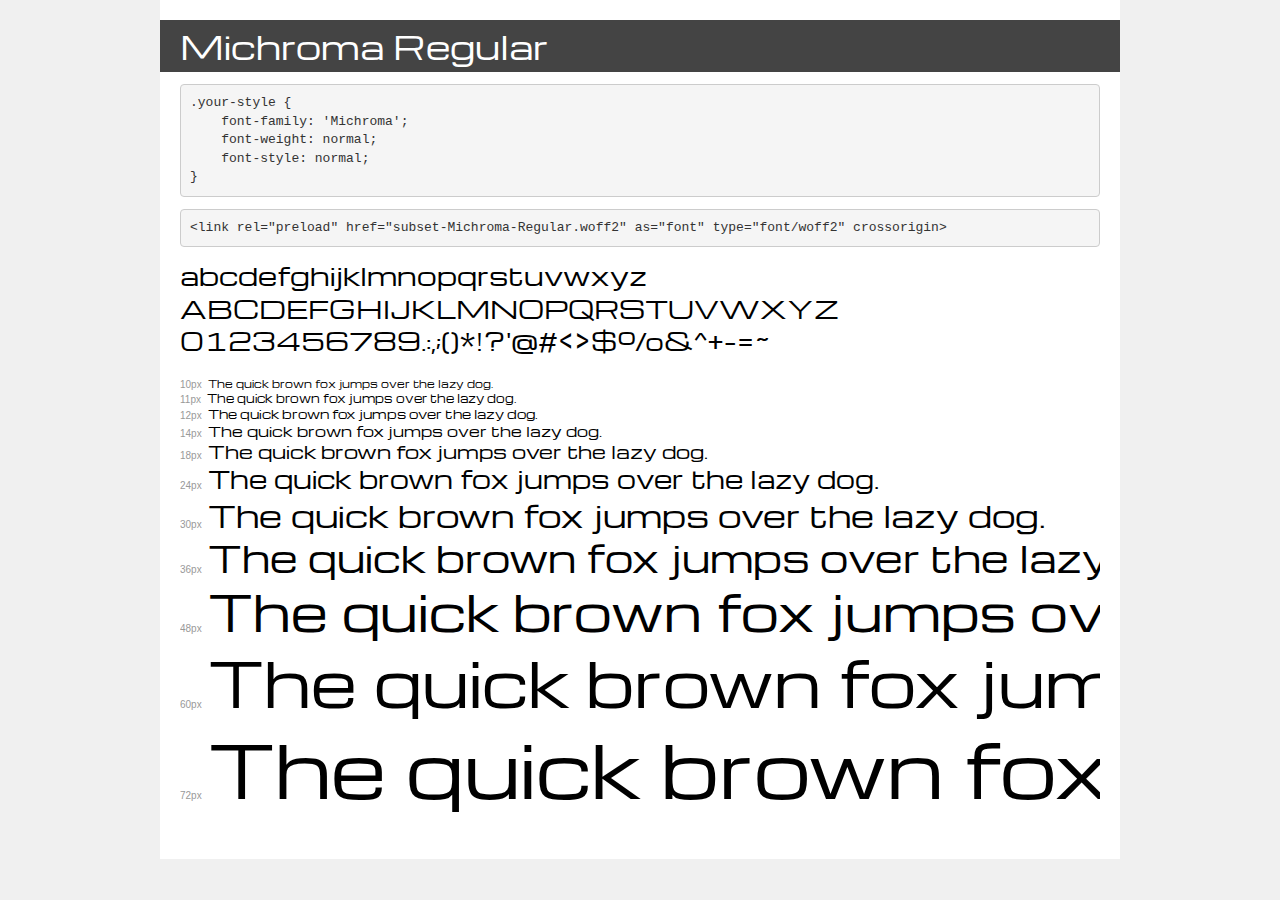
<file: assets/font_Michroma/demo.html>
<!DOCTYPE html>
<html lang="en">
<head>
    <meta charset="utf-8">
    <meta http-equiv="X-UA-Compatible" content="IE=edge">
    <meta name="viewport" content="width=device-width, initial-scale=1">
    <meta name="robots" content="noindex, noarchive">
    <meta name="format-detection" content="telephone=no">
    <title>Transfonter demo</title>
    <link href="stylesheet.css" rel="stylesheet">
    <style>
        /*
        http://meyerweb.com/eric/tools/css/reset/
        v2.0 | 20110126
        License: none (public domain)
        */
        html, body, div, span, applet, object, iframe,
        h1, h2, h3, h4, h5, h6, p, blockquote, pre,
        a, abbr, acronym, address, big, cite, code,
        del, dfn, em, img, ins, kbd, q, s, samp,
        small, strike, strong, sub, sup, tt, var,
        b, u, i, center,
        dl, dt, dd, ol, ul, li,
        fieldset, form, label, legend,
        table, caption, tbody, tfoot, thead, tr, th, td,
        article, aside, canvas, details, embed,
        figure, figcaption, footer, header, hgroup,
        menu, nav, output, ruby, section, summary,
        time, mark, audio, video {
            margin: 0;
            padding: 0;
            border: 0;
            font-size: 100%;
            font: inherit;
            vertical-align: baseline;
        }
        /* HTML5 display-role reset for older browsers */
        article, aside, details, figcaption, figure,
        footer, header, hgroup, menu, nav, section {
            display: block;
        }
        body {
            line-height: 1;
        }
        ol, ul {
            list-style: none;
        }
        blockquote, q {
            quotes: none;
        }
        blockquote:before, blockquote:after,
        q:before, q:after {
            content: '';
            content: none;
        }
        table {
            border-collapse: collapse;
            border-spacing: 0;
        }
        /* demo styles */
        body {
            background: #f0f0f0;
            color: #000;
        }
        .page {
            background: #fff;
            width: 920px;
            margin: 0 auto;
            padding: 20px 20px 0 20px;
            overflow: hidden;
        }
        .font-container {
            overflow-x: auto;
            overflow-y: hidden;
            margin-bottom: 40px;
            line-height: 1.3;
            white-space: nowrap;
            padding-bottom: 5px;
        }
        h1 {
            position: relative;
            background: #444;
            font-size: 32px;
            color: #fff;
            padding: 10px 20px;
            margin: 0 -20px 12px -20px;
        }
        .letters {
            font-size: 25px;
            margin-bottom: 20px;
        }
        .s10:before {
            content: '10px';
        }
        .s11:before {
            content: '11px';
        }
        .s12:before {
            content: '12px';
        }
        .s14:before {
            content: '14px';
        }
        .s18:before {
            content: '18px';
        }
        .s24:before {
            content: '24px';
        }
        .s30:before {
            content: '30px';
        }
        .s36:before {
            content: '36px';
        }
        .s48:before {
            content: '48px';
        }
        .s60:before {
            content: '60px';
        }
        .s72:before {
            content: '72px';
        }
        .s10:before, .s11:before, .s12:before, .s14:before,
        .s18:before, .s24:before, .s30:before, .s36:before,
        .s48:before, .s60:before, .s72:before {
            font-family: Arial, sans-serif;
            font-size: 10px;
            font-weight: normal;
            font-style: normal;
            color: #999;
            padding-right: 6px;
        }
        pre {
            display: block;
            padding: 9px;
            margin: 0 0 12px;
            font-family: Monaco, Menlo, Consolas, "Courier New", monospace;
            font-size: 13px;
            line-height: 1.428571429;
            color: #333;
            font-weight: normal;
            font-style: normal;
            background-color: #f5f5f5;
            border: 1px solid #ccc;
            overflow-x: auto;
            border-radius: 4px;
        }
        /* responsive */
        @media (max-width: 959px) {
            .page {
                width: auto;
                margin: 0;
            }
        }
    </style>
</head>
<body>
<div class="page">
    <div class="demo">
        <h1 style="font-family: 'Michroma'; font-weight: normal; font-style: normal;">Michroma Regular</h1>
        <pre title="Usage">.your-style {
    font-family: 'Michroma';
    font-weight: normal;
    font-style: normal;
}</pre>
        <pre title="Preload (optional)">
&lt;link rel=&quot;preload&quot; href=&quot;subset-Michroma-Regular.woff2&quot; as=&quot;font&quot; type=&quot;font/woff2&quot; crossorigin&gt;</pre>
        <div class="font-container" style="font-family: 'Michroma'; font-weight: normal; font-style: normal;">
            <p class="letters">
                abcdefghijklmnopqrstuvwxyz<br>
ABCDEFGHIJKLMNOPQRSTUVWXYZ<br>
                0123456789.:,;()*!?'@#&lt;&gt;$%&^+-=~
            </p>
            <p class="s10" style="font-size: 10px;">The quick brown fox jumps over the lazy dog.</p>
            <p class="s11" style="font-size: 11px;">The quick brown fox jumps over the lazy dog.</p>
            <p class="s12" style="font-size: 12px;">The quick brown fox jumps over the lazy dog.</p>
            <p class="s14" style="font-size: 14px;">The quick brown fox jumps over the lazy dog.</p>
            <p class="s18" style="font-size: 18px;">The quick brown fox jumps over the lazy dog.</p>
            <p class="s24" style="font-size: 24px;">The quick brown fox jumps over the lazy dog.</p>
            <p class="s30" style="font-size: 30px;">The quick brown fox jumps over the lazy dog.</p>
            <p class="s36" style="font-size: 36px;">The quick brown fox jumps over the lazy dog.</p>
            <p class="s48" style="font-size: 48px;">The quick brown fox jumps over the lazy dog.</p>
            <p class="s60" style="font-size: 60px;">The quick brown fox jumps over the lazy dog.</p>
            <p class="s72" style="font-size: 72px;">The quick brown fox jumps over the lazy dog.</p>
        </div>
    </div>

</div>
</body>
</html>
</file>
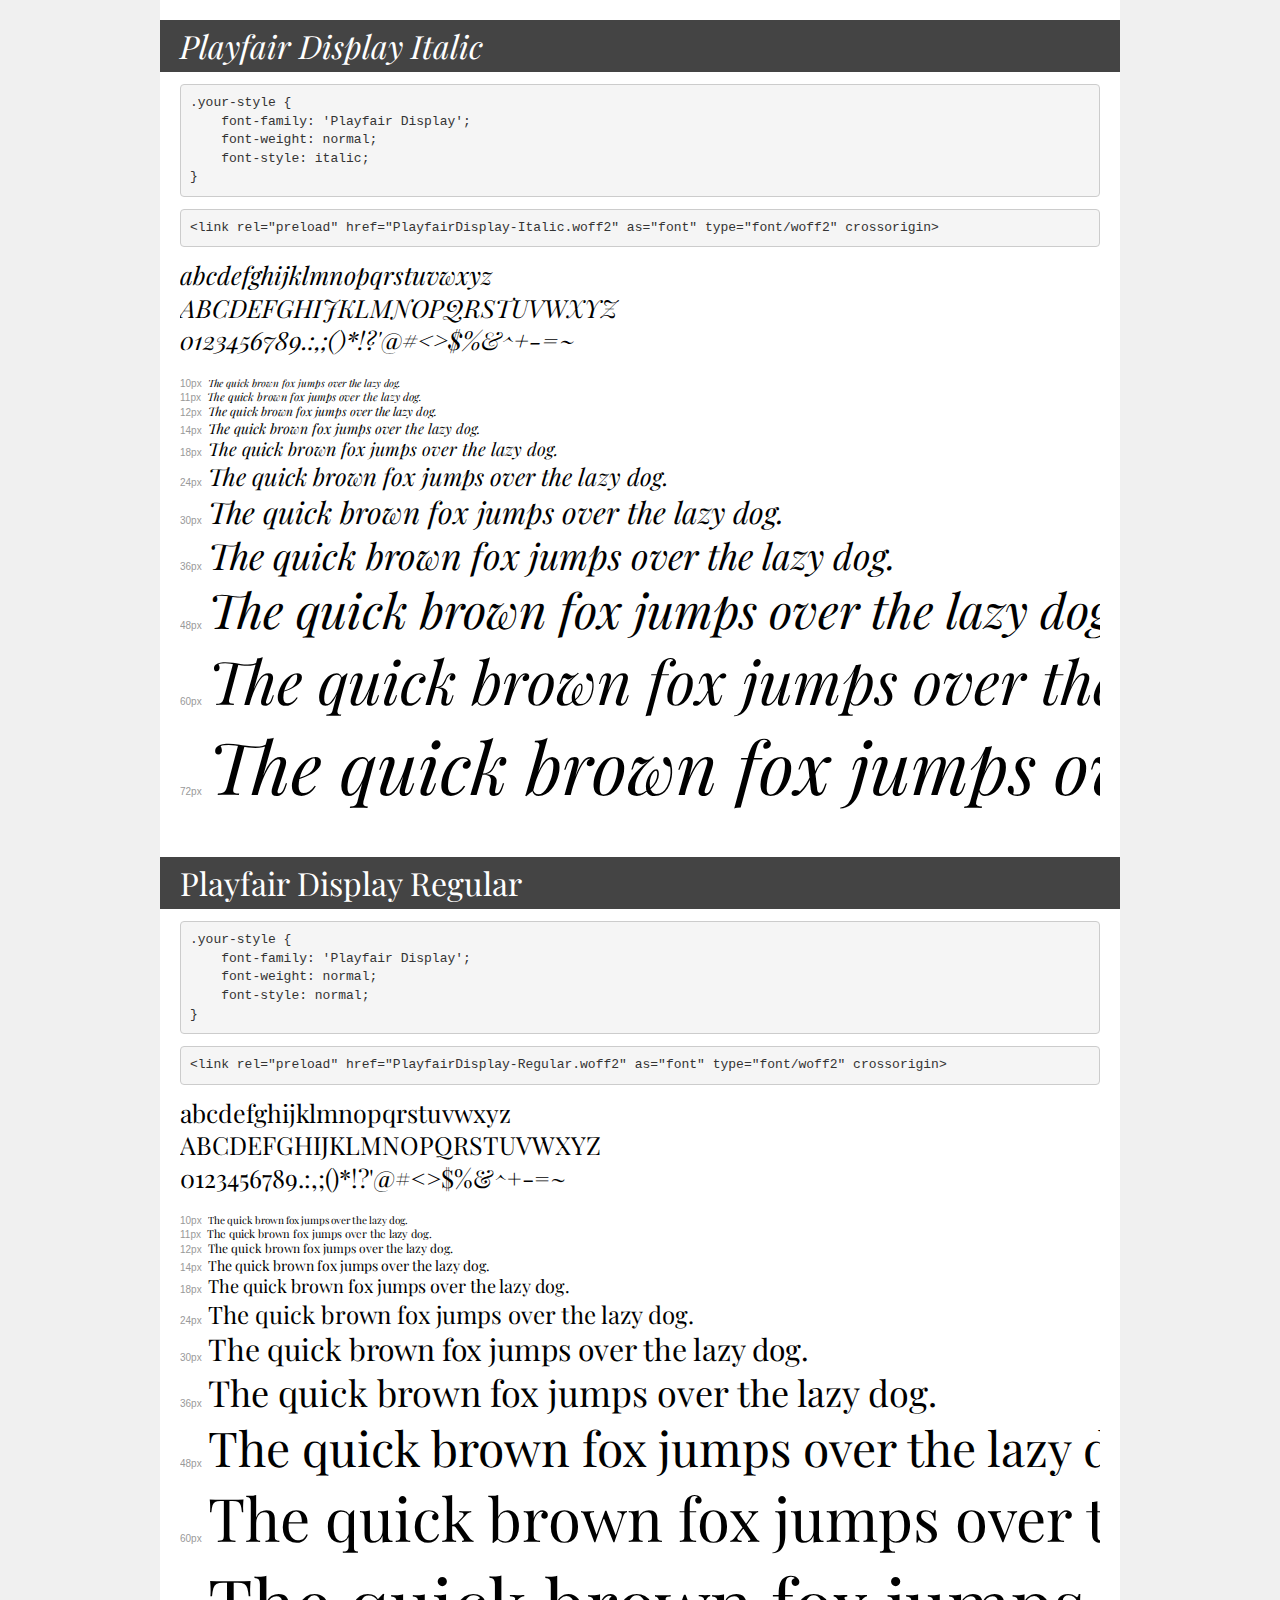
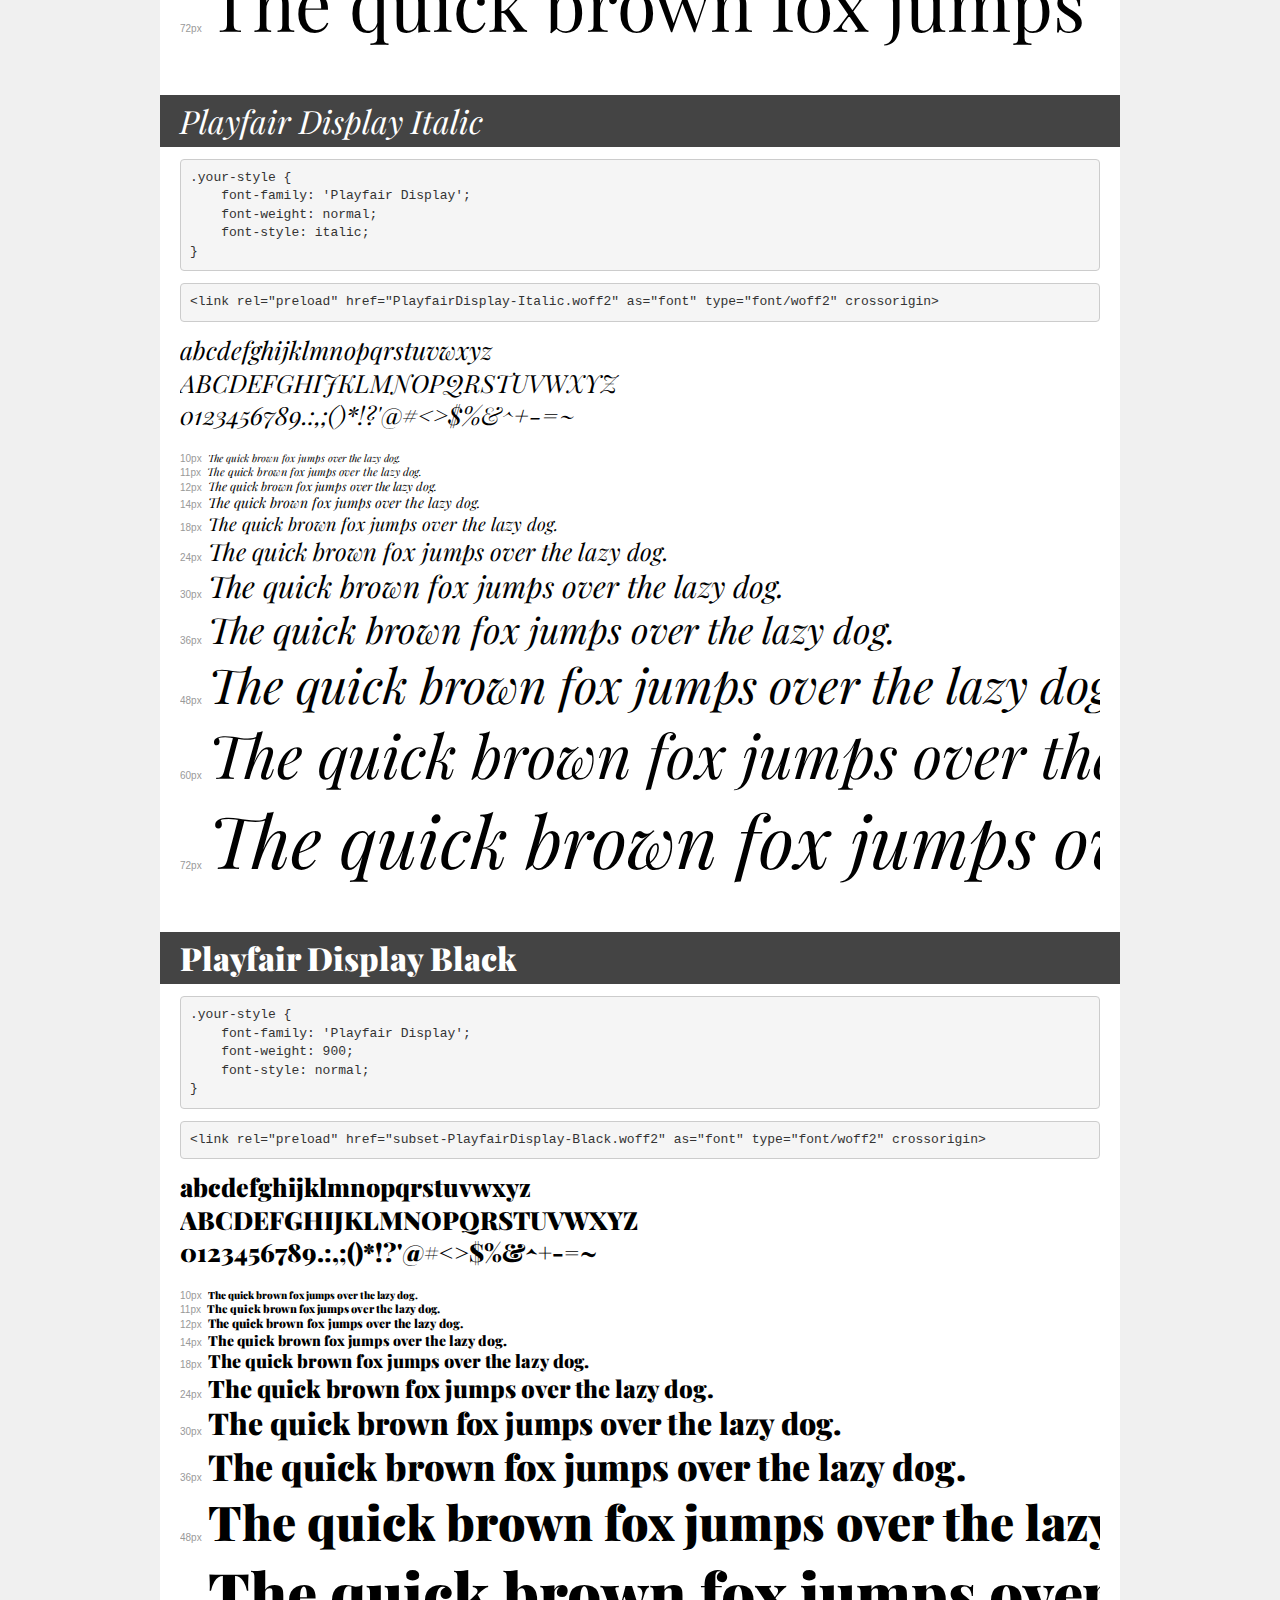
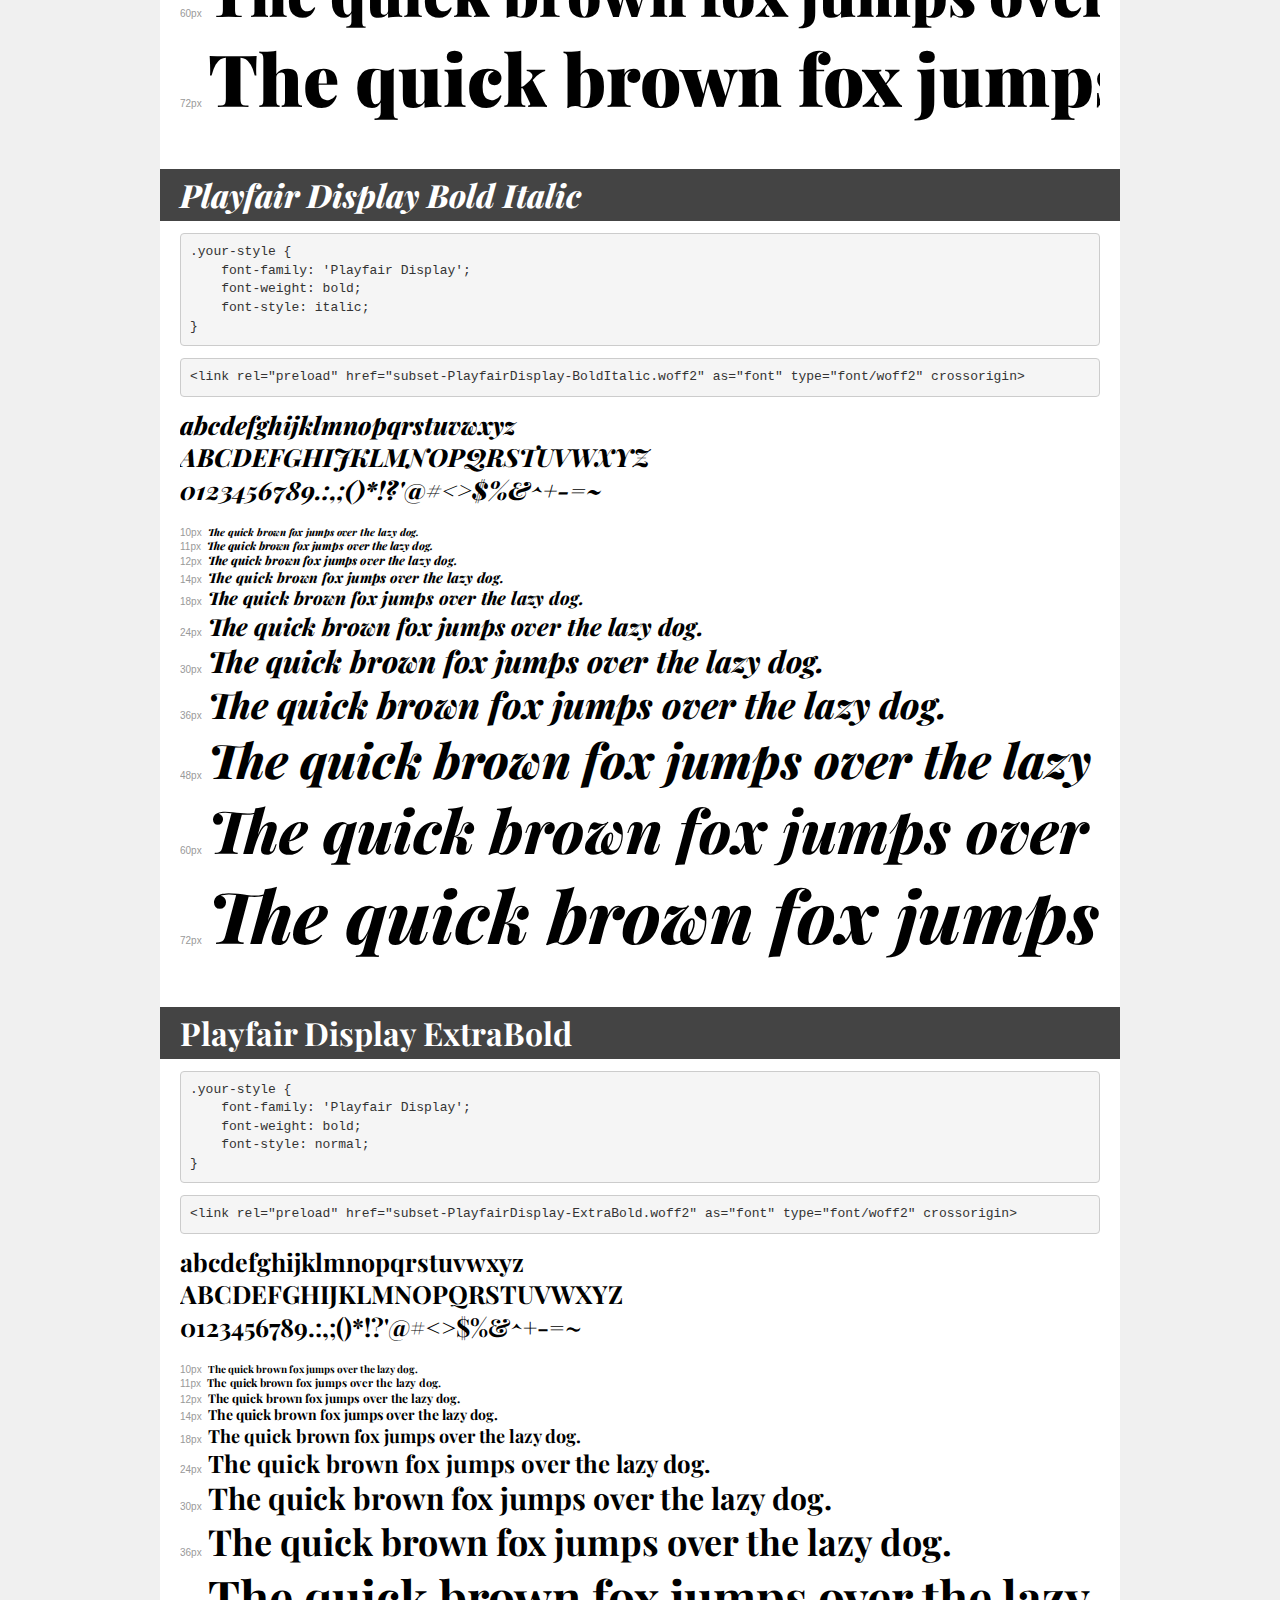
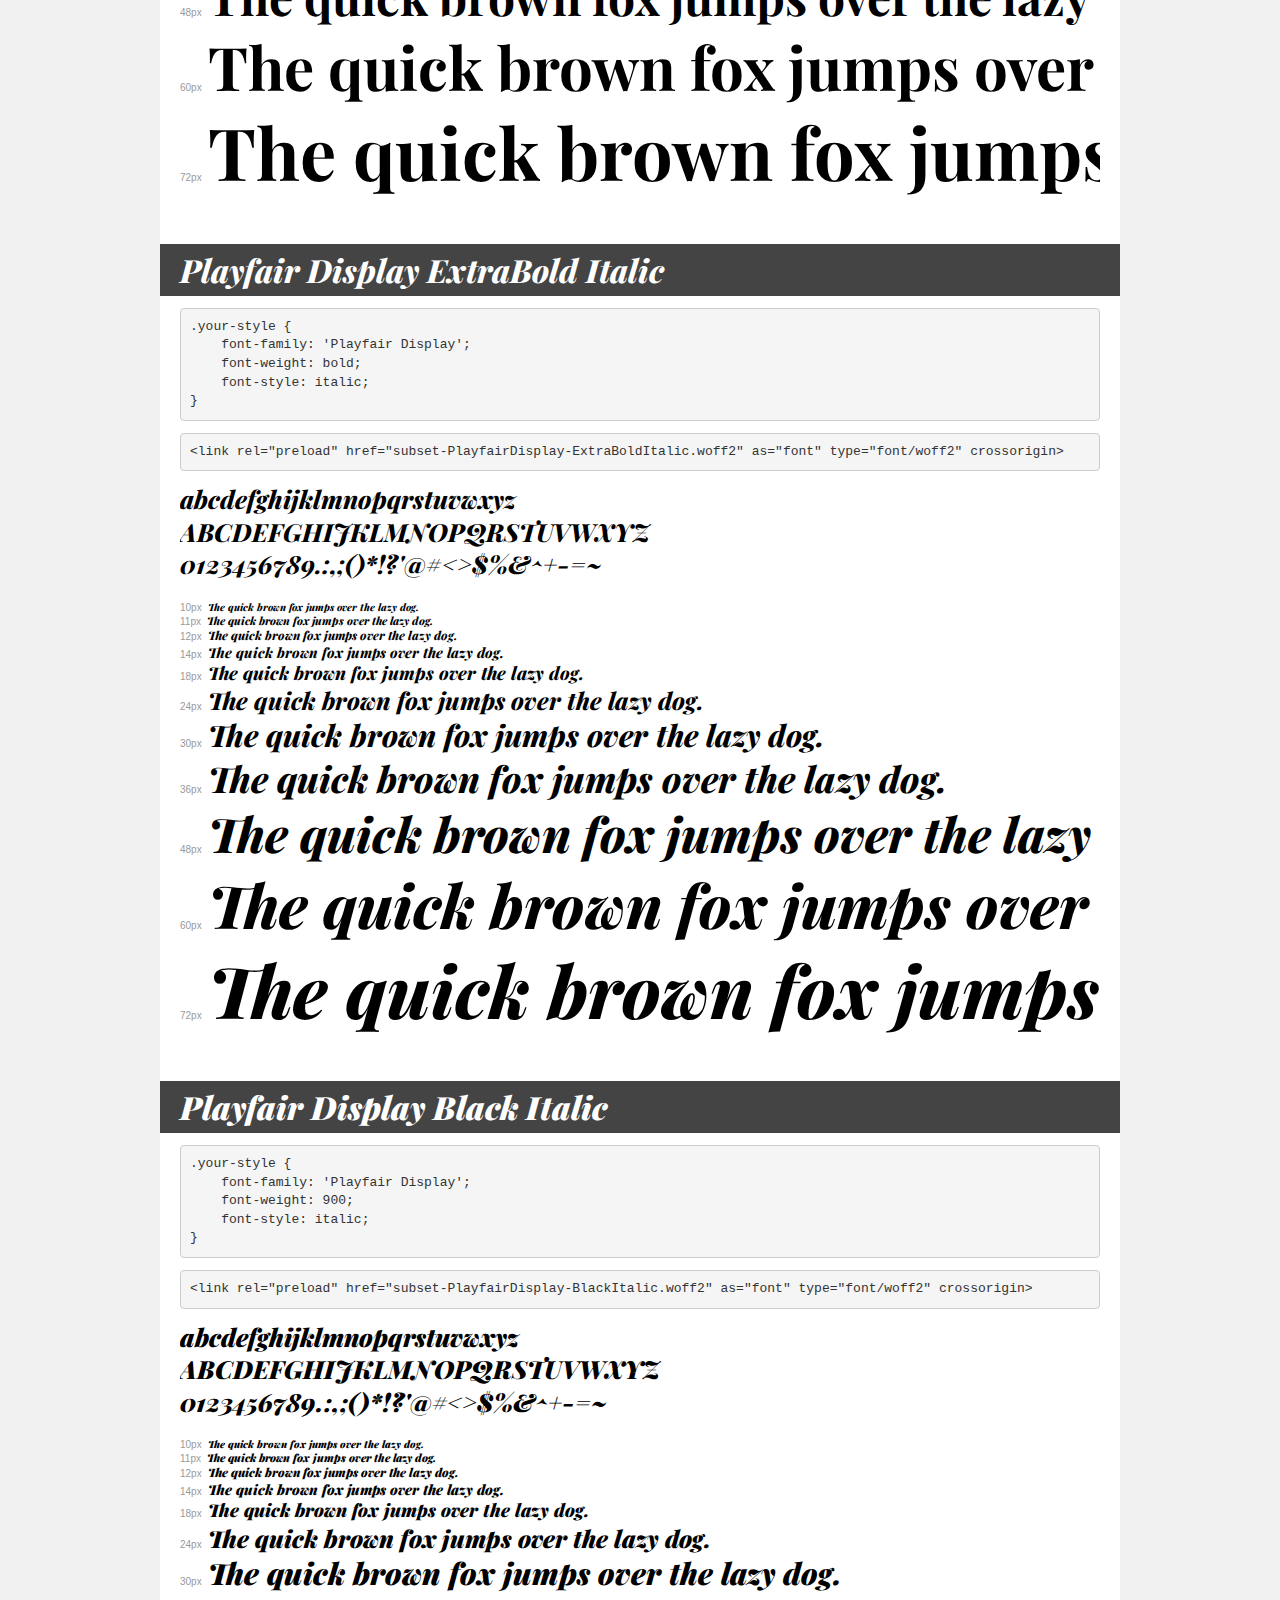
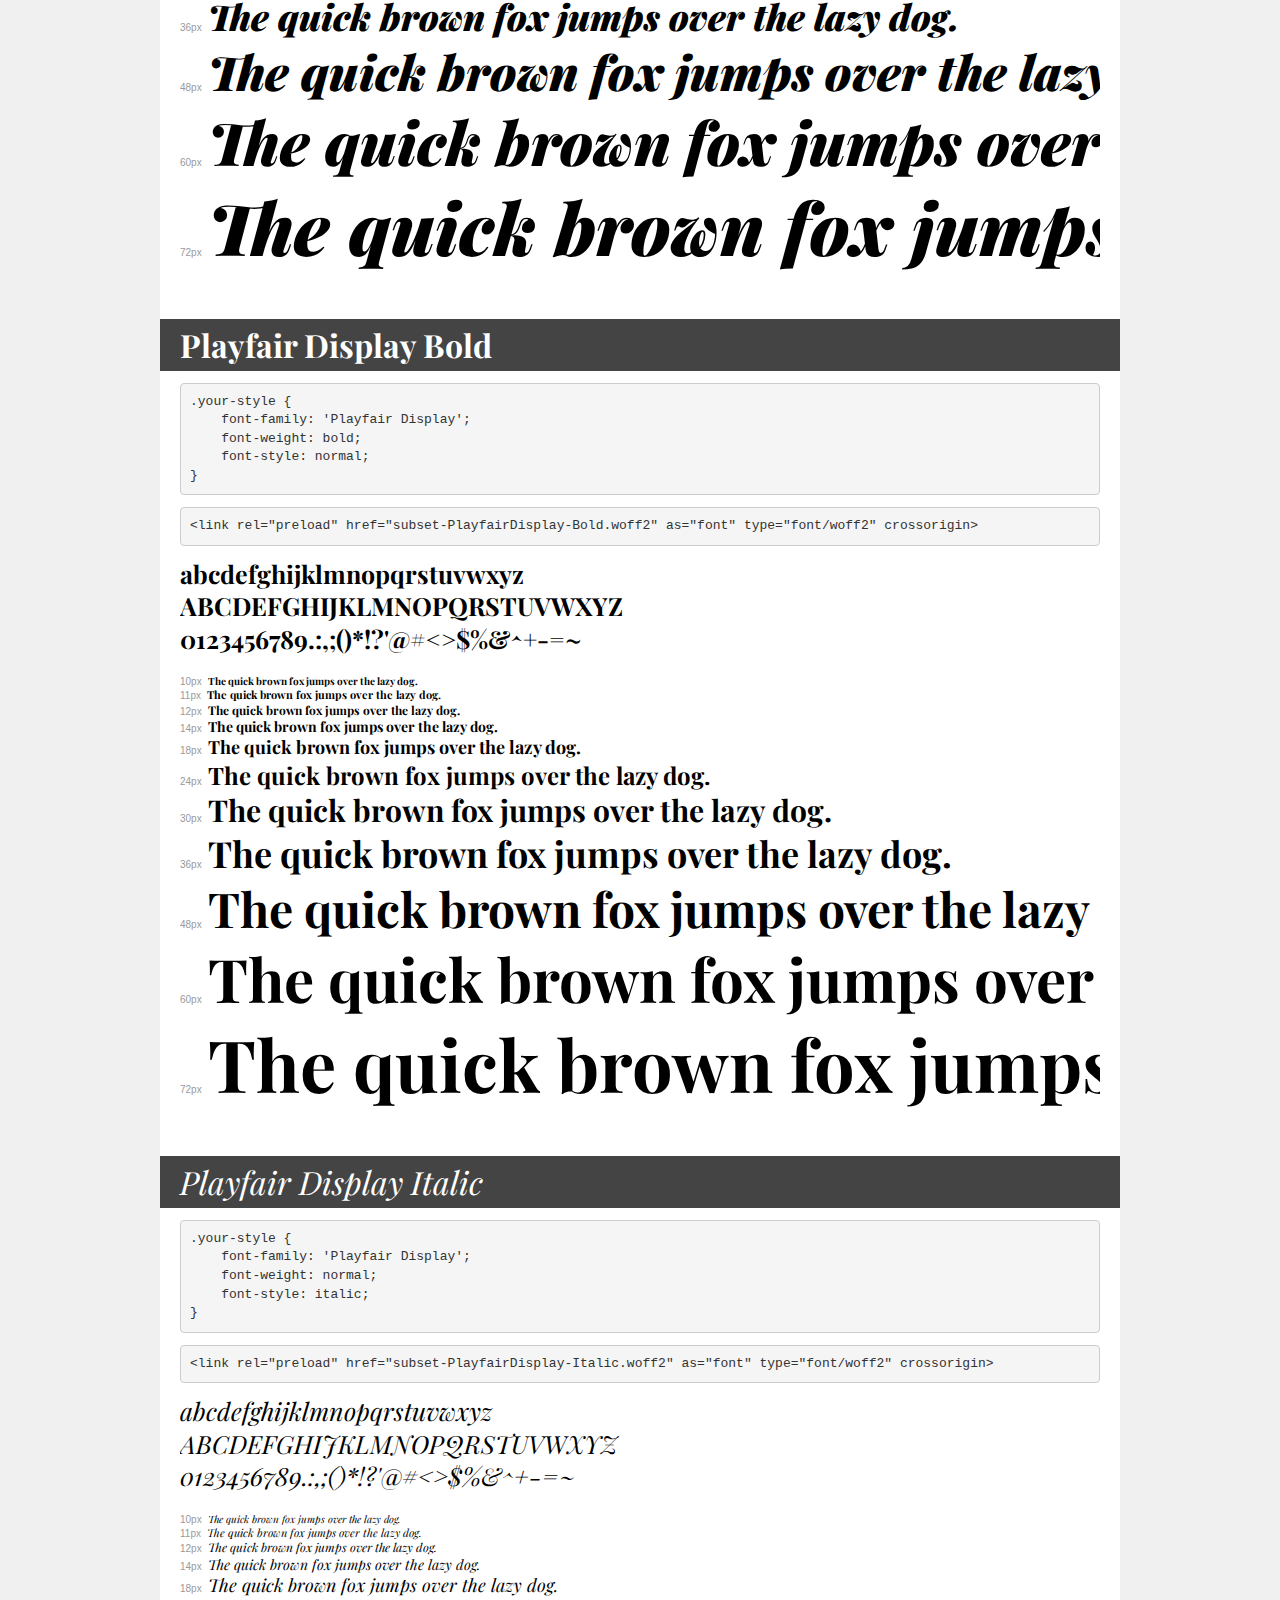
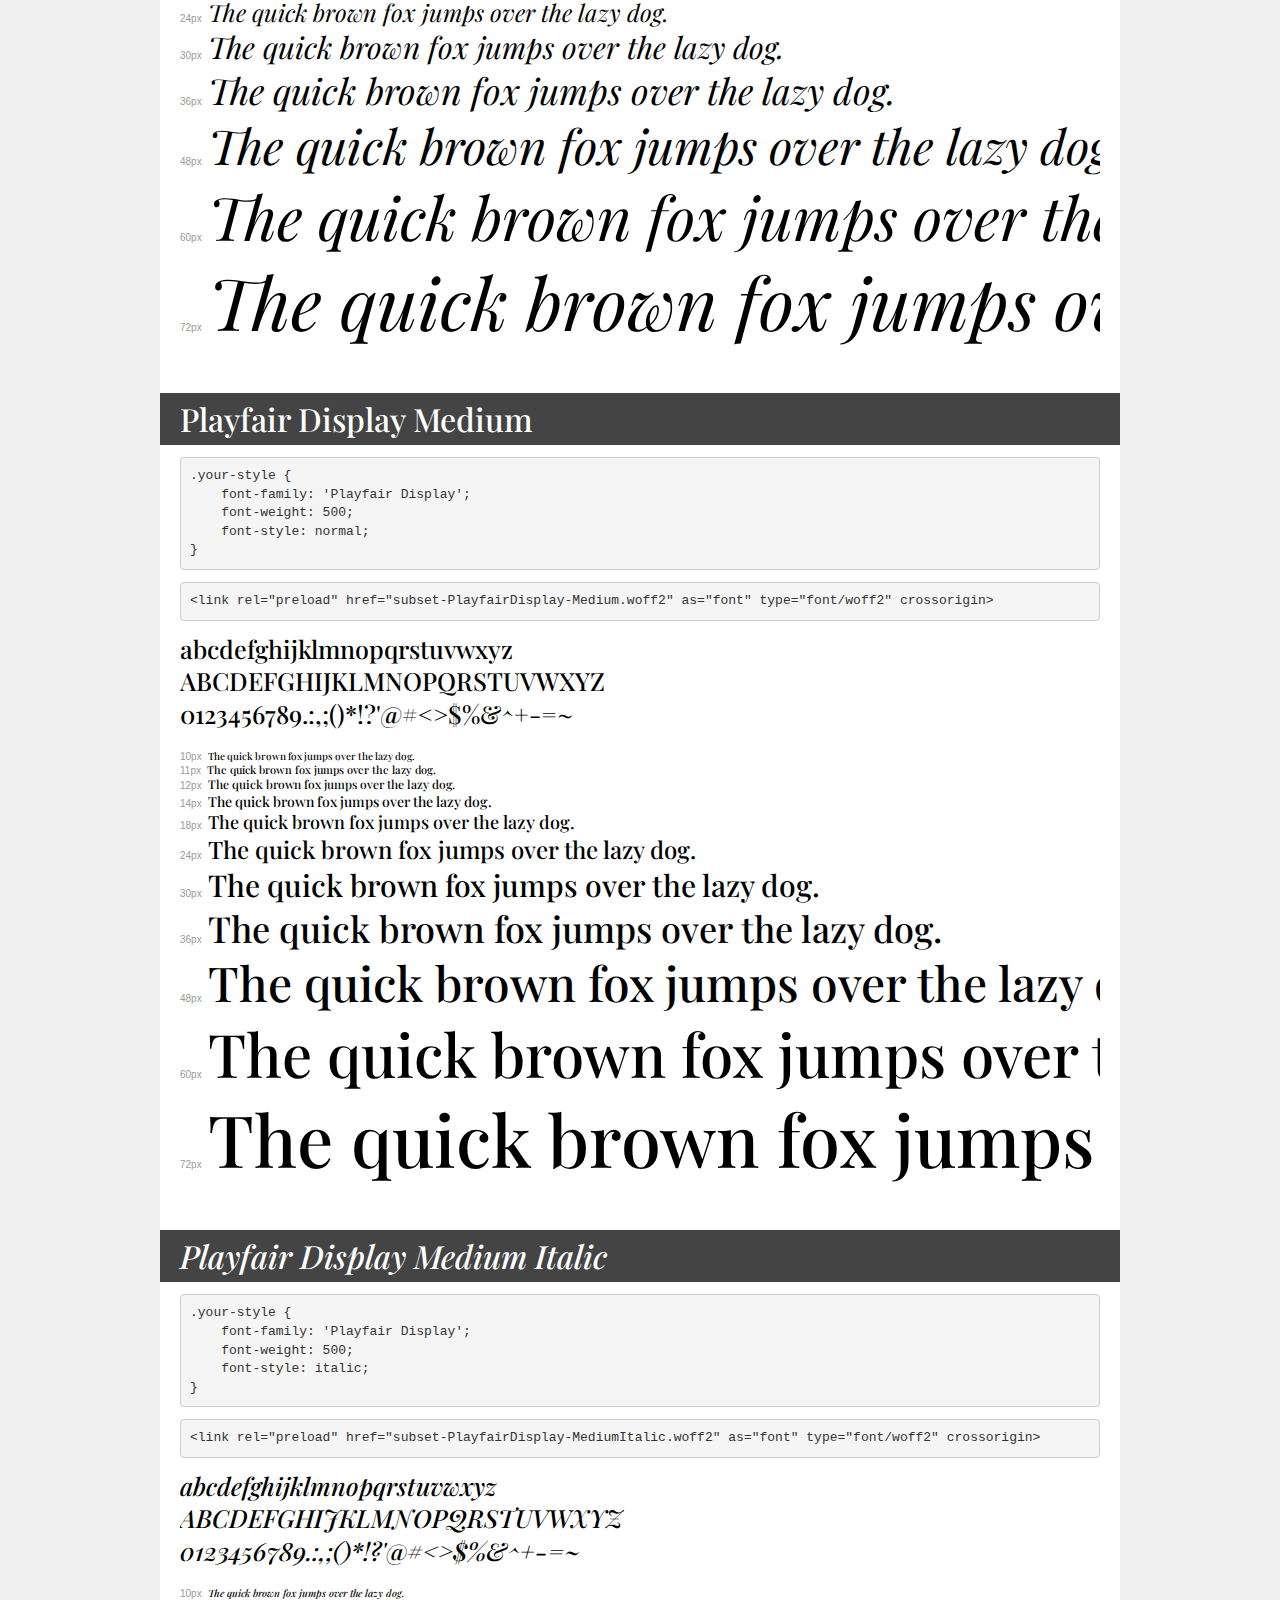
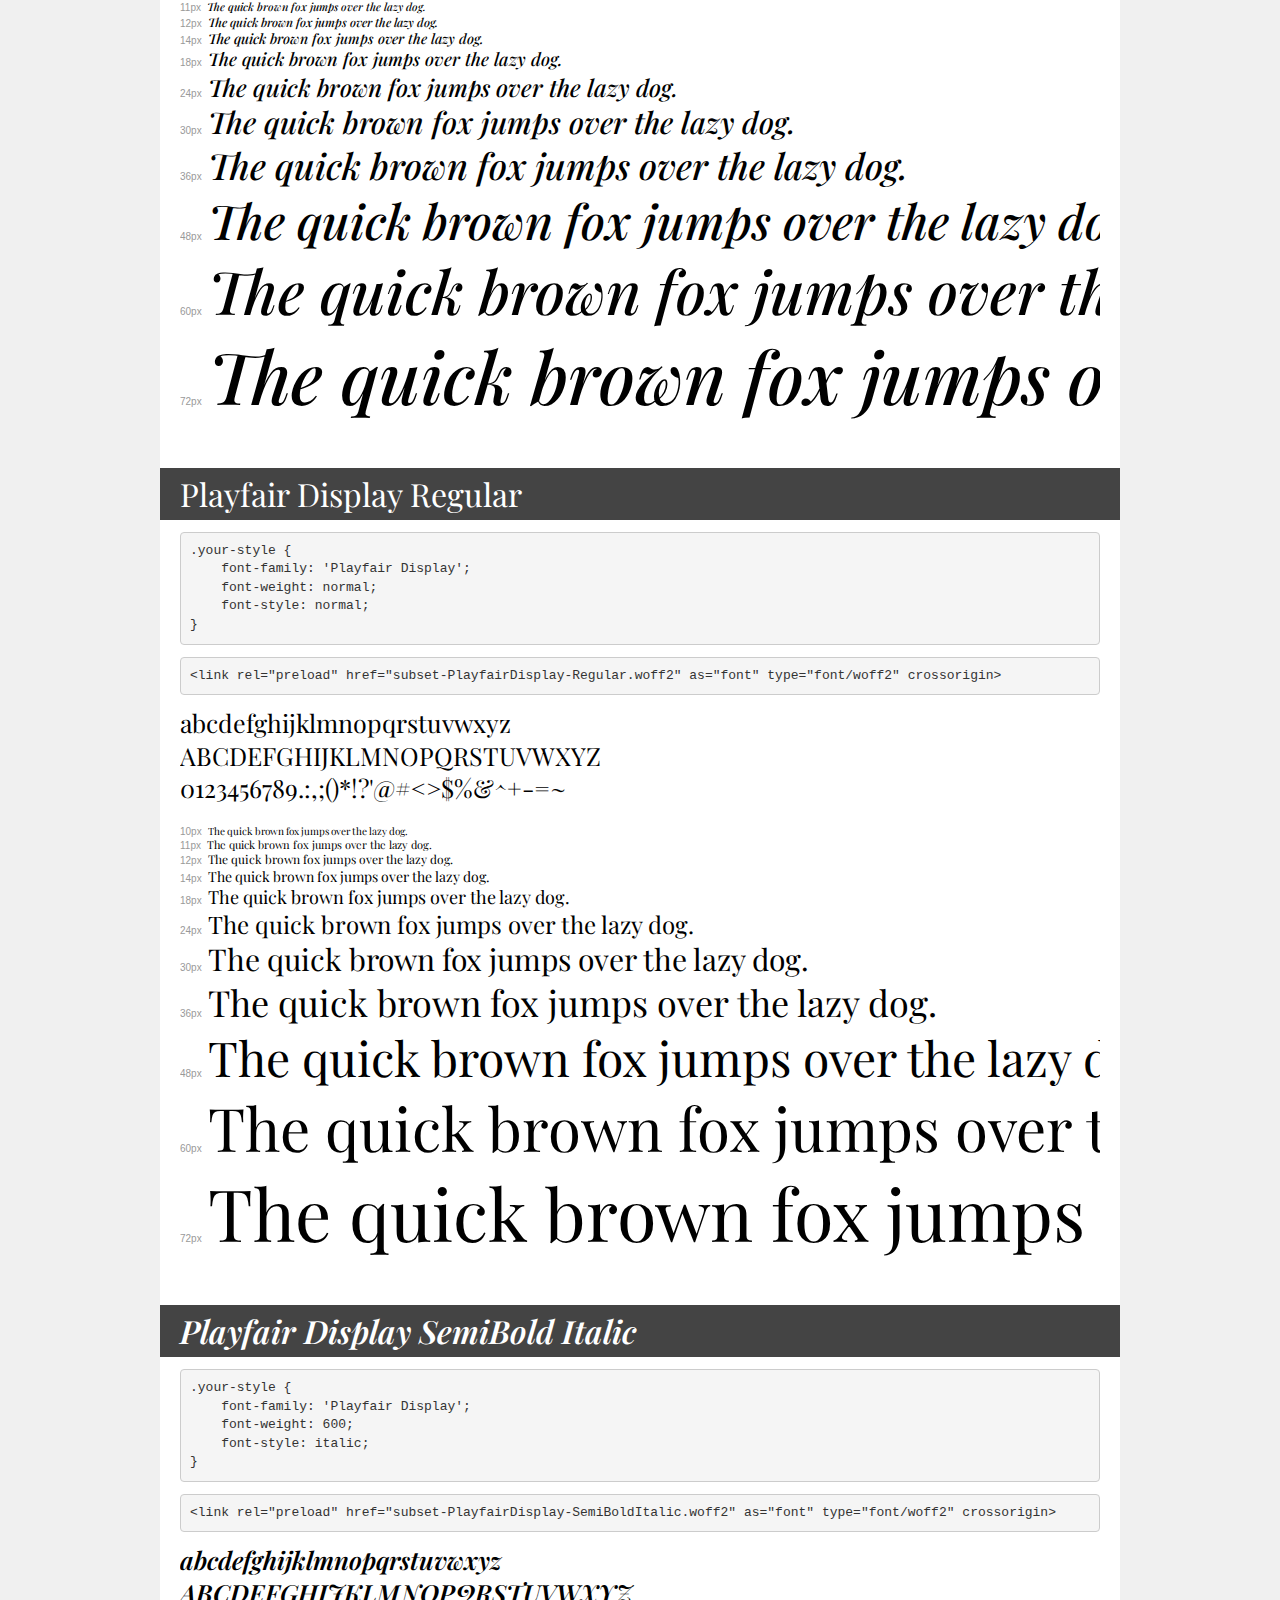
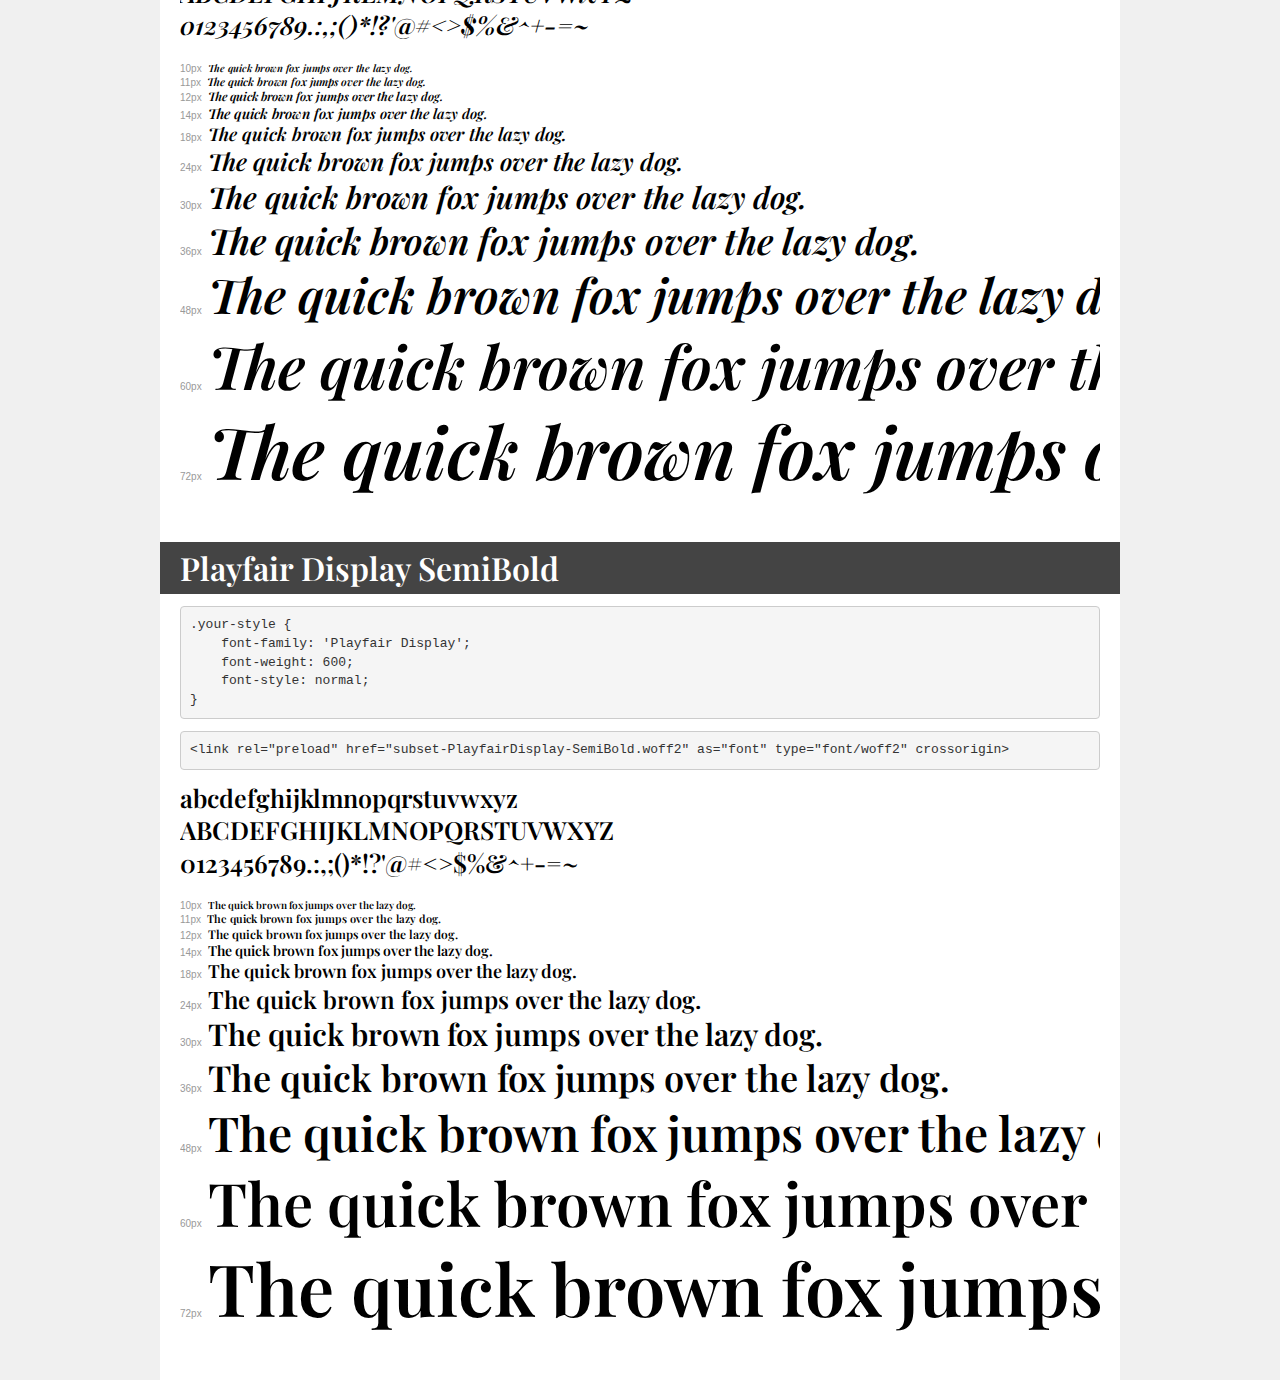
<file: assets/font_playfair/demo.html>
<!DOCTYPE html>
<html lang="en">
<head>
    <meta charset="utf-8">
    <meta http-equiv="X-UA-Compatible" content="IE=edge">
    <meta name="viewport" content="width=device-width, initial-scale=1">
    <meta name="robots" content="noindex, noarchive">
    <meta name="format-detection" content="telephone=no">
    <title>Transfonter demo</title>
    <link href="stylesheet.css" rel="stylesheet">
    <style>
        /*
        http://meyerweb.com/eric/tools/css/reset/
        v2.0 | 20110126
        License: none (public domain)
        */
        html, body, div, span, applet, object, iframe,
        h1, h2, h3, h4, h5, h6, p, blockquote, pre,
        a, abbr, acronym, address, big, cite, code,
        del, dfn, em, img, ins, kbd, q, s, samp,
        small, strike, strong, sub, sup, tt, var,
        b, u, i, center,
        dl, dt, dd, ol, ul, li,
        fieldset, form, label, legend,
        table, caption, tbody, tfoot, thead, tr, th, td,
        article, aside, canvas, details, embed,
        figure, figcaption, footer, header, hgroup,
        menu, nav, output, ruby, section, summary,
        time, mark, audio, video {
            margin: 0;
            padding: 0;
            border: 0;
            font-size: 100%;
            font: inherit;
            vertical-align: baseline;
        }
        /* HTML5 display-role reset for older browsers */
        article, aside, details, figcaption, figure,
        footer, header, hgroup, menu, nav, section {
            display: block;
        }
        body {
            line-height: 1;
        }
        ol, ul {
            list-style: none;
        }
        blockquote, q {
            quotes: none;
        }
        blockquote:before, blockquote:after,
        q:before, q:after {
            content: '';
            content: none;
        }
        table {
            border-collapse: collapse;
            border-spacing: 0;
        }
        /* demo styles */
        body {
            background: #f0f0f0;
            color: #000;
        }
        .page {
            background: #fff;
            width: 920px;
            margin: 0 auto;
            padding: 20px 20px 0 20px;
            overflow: hidden;
        }
        .font-container {
            overflow-x: auto;
            overflow-y: hidden;
            margin-bottom: 40px;
            line-height: 1.3;
            white-space: nowrap;
            padding-bottom: 5px;
        }
        h1 {
            position: relative;
            background: #444;
            font-size: 32px;
            color: #fff;
            padding: 10px 20px;
            margin: 0 -20px 12px -20px;
        }
        .letters {
            font-size: 25px;
            margin-bottom: 20px;
        }
        .s10:before {
            content: '10px';
        }
        .s11:before {
            content: '11px';
        }
        .s12:before {
            content: '12px';
        }
        .s14:before {
            content: '14px';
        }
        .s18:before {
            content: '18px';
        }
        .s24:before {
            content: '24px';
        }
        .s30:before {
            content: '30px';
        }
        .s36:before {
            content: '36px';
        }
        .s48:before {
            content: '48px';
        }
        .s60:before {
            content: '60px';
        }
        .s72:before {
            content: '72px';
        }
        .s10:before, .s11:before, .s12:before, .s14:before,
        .s18:before, .s24:before, .s30:before, .s36:before,
        .s48:before, .s60:before, .s72:before {
            font-family: Arial, sans-serif;
            font-size: 10px;
            font-weight: normal;
            font-style: normal;
            color: #999;
            padding-right: 6px;
        }
        pre {
            display: block;
            padding: 9px;
            margin: 0 0 12px;
            font-family: Monaco, Menlo, Consolas, "Courier New", monospace;
            font-size: 13px;
            line-height: 1.428571429;
            color: #333;
            font-weight: normal;
            font-style: normal;
            background-color: #f5f5f5;
            border: 1px solid #ccc;
            overflow-x: auto;
            border-radius: 4px;
        }
        /* responsive */
        @media (max-width: 959px) {
            .page {
                width: auto;
                margin: 0;
            }
        }
    </style>
</head>
<body>
<div class="page">
    <div class="demo">
        <h1 style="font-family: 'Playfair Display'; font-weight: normal; font-style: italic;">Playfair Display Italic</h1>
        <pre title="Usage">.your-style {
    font-family: 'Playfair Display';
    font-weight: normal;
    font-style: italic;
}</pre>
        <pre title="Preload (optional)">
&lt;link rel=&quot;preload&quot; href=&quot;PlayfairDisplay-Italic.woff2&quot; as=&quot;font&quot; type=&quot;font/woff2&quot; crossorigin&gt;</pre>
        <div class="font-container" style="font-family: 'Playfair Display'; font-weight: normal; font-style: italic;">
            <p class="letters">
                abcdefghijklmnopqrstuvwxyz<br>
ABCDEFGHIJKLMNOPQRSTUVWXYZ<br>
                0123456789.:,;()*!?'@#&lt;&gt;$%&^+-=~
            </p>
            <p class="s10" style="font-size: 10px;">The quick brown fox jumps over the lazy dog.</p>
            <p class="s11" style="font-size: 11px;">The quick brown fox jumps over the lazy dog.</p>
            <p class="s12" style="font-size: 12px;">The quick brown fox jumps over the lazy dog.</p>
            <p class="s14" style="font-size: 14px;">The quick brown fox jumps over the lazy dog.</p>
            <p class="s18" style="font-size: 18px;">The quick brown fox jumps over the lazy dog.</p>
            <p class="s24" style="font-size: 24px;">The quick brown fox jumps over the lazy dog.</p>
            <p class="s30" style="font-size: 30px;">The quick brown fox jumps over the lazy dog.</p>
            <p class="s36" style="font-size: 36px;">The quick brown fox jumps over the lazy dog.</p>
            <p class="s48" style="font-size: 48px;">The quick brown fox jumps over the lazy dog.</p>
            <p class="s60" style="font-size: 60px;">The quick brown fox jumps over the lazy dog.</p>
            <p class="s72" style="font-size: 72px;">The quick brown fox jumps over the lazy dog.</p>
        </div>
    </div>

    <div class="demo">
        <h1 style="font-family: 'Playfair Display'; font-weight: normal; font-style: normal;">Playfair Display Regular</h1>
        <pre title="Usage">.your-style {
    font-family: 'Playfair Display';
    font-weight: normal;
    font-style: normal;
}</pre>
        <pre title="Preload (optional)">
&lt;link rel=&quot;preload&quot; href=&quot;PlayfairDisplay-Regular.woff2&quot; as=&quot;font&quot; type=&quot;font/woff2&quot; crossorigin&gt;</pre>
        <div class="font-container" style="font-family: 'Playfair Display'; font-weight: normal; font-style: normal;">
            <p class="letters">
                abcdefghijklmnopqrstuvwxyz<br>
ABCDEFGHIJKLMNOPQRSTUVWXYZ<br>
                0123456789.:,;()*!?'@#&lt;&gt;$%&^+-=~
            </p>
            <p class="s10" style="font-size: 10px;">The quick brown fox jumps over the lazy dog.</p>
            <p class="s11" style="font-size: 11px;">The quick brown fox jumps over the lazy dog.</p>
            <p class="s12" style="font-size: 12px;">The quick brown fox jumps over the lazy dog.</p>
            <p class="s14" style="font-size: 14px;">The quick brown fox jumps over the lazy dog.</p>
            <p class="s18" style="font-size: 18px;">The quick brown fox jumps over the lazy dog.</p>
            <p class="s24" style="font-size: 24px;">The quick brown fox jumps over the lazy dog.</p>
            <p class="s30" style="font-size: 30px;">The quick brown fox jumps over the lazy dog.</p>
            <p class="s36" style="font-size: 36px;">The quick brown fox jumps over the lazy dog.</p>
            <p class="s48" style="font-size: 48px;">The quick brown fox jumps over the lazy dog.</p>
            <p class="s60" style="font-size: 60px;">The quick brown fox jumps over the lazy dog.</p>
            <p class="s72" style="font-size: 72px;">The quick brown fox jumps over the lazy dog.</p>
        </div>
    </div>

    <div class="demo">
        <h1 style="font-family: 'Playfair Display'; font-weight: normal; font-style: italic;">Playfair Display Italic</h1>
        <pre title="Usage">.your-style {
    font-family: 'Playfair Display';
    font-weight: normal;
    font-style: italic;
}</pre>
        <pre title="Preload (optional)">
&lt;link rel=&quot;preload&quot; href=&quot;PlayfairDisplay-Italic.woff2&quot; as=&quot;font&quot; type=&quot;font/woff2&quot; crossorigin&gt;</pre>
        <div class="font-container" style="font-family: 'Playfair Display'; font-weight: normal; font-style: italic;">
            <p class="letters">
                abcdefghijklmnopqrstuvwxyz<br>
ABCDEFGHIJKLMNOPQRSTUVWXYZ<br>
                0123456789.:,;()*!?'@#&lt;&gt;$%&^+-=~
            </p>
            <p class="s10" style="font-size: 10px;">The quick brown fox jumps over the lazy dog.</p>
            <p class="s11" style="font-size: 11px;">The quick brown fox jumps over the lazy dog.</p>
            <p class="s12" style="font-size: 12px;">The quick brown fox jumps over the lazy dog.</p>
            <p class="s14" style="font-size: 14px;">The quick brown fox jumps over the lazy dog.</p>
            <p class="s18" style="font-size: 18px;">The quick brown fox jumps over the lazy dog.</p>
            <p class="s24" style="font-size: 24px;">The quick brown fox jumps over the lazy dog.</p>
            <p class="s30" style="font-size: 30px;">The quick brown fox jumps over the lazy dog.</p>
            <p class="s36" style="font-size: 36px;">The quick brown fox jumps over the lazy dog.</p>
            <p class="s48" style="font-size: 48px;">The quick brown fox jumps over the lazy dog.</p>
            <p class="s60" style="font-size: 60px;">The quick brown fox jumps over the lazy dog.</p>
            <p class="s72" style="font-size: 72px;">The quick brown fox jumps over the lazy dog.</p>
        </div>
    </div>

    <div class="demo">
        <h1 style="font-family: 'Playfair Display'; font-weight: 900; font-style: normal;">Playfair Display Black</h1>
        <pre title="Usage">.your-style {
    font-family: 'Playfair Display';
    font-weight: 900;
    font-style: normal;
}</pre>
        <pre title="Preload (optional)">
&lt;link rel=&quot;preload&quot; href=&quot;subset-PlayfairDisplay-Black.woff2&quot; as=&quot;font&quot; type=&quot;font/woff2&quot; crossorigin&gt;</pre>
        <div class="font-container" style="font-family: 'Playfair Display'; font-weight: 900; font-style: normal;">
            <p class="letters">
                abcdefghijklmnopqrstuvwxyz<br>
ABCDEFGHIJKLMNOPQRSTUVWXYZ<br>
                0123456789.:,;()*!?'@#&lt;&gt;$%&^+-=~
            </p>
            <p class="s10" style="font-size: 10px;">The quick brown fox jumps over the lazy dog.</p>
            <p class="s11" style="font-size: 11px;">The quick brown fox jumps over the lazy dog.</p>
            <p class="s12" style="font-size: 12px;">The quick brown fox jumps over the lazy dog.</p>
            <p class="s14" style="font-size: 14px;">The quick brown fox jumps over the lazy dog.</p>
            <p class="s18" style="font-size: 18px;">The quick brown fox jumps over the lazy dog.</p>
            <p class="s24" style="font-size: 24px;">The quick brown fox jumps over the lazy dog.</p>
            <p class="s30" style="font-size: 30px;">The quick brown fox jumps over the lazy dog.</p>
            <p class="s36" style="font-size: 36px;">The quick brown fox jumps over the lazy dog.</p>
            <p class="s48" style="font-size: 48px;">The quick brown fox jumps over the lazy dog.</p>
            <p class="s60" style="font-size: 60px;">The quick brown fox jumps over the lazy dog.</p>
            <p class="s72" style="font-size: 72px;">The quick brown fox jumps over the lazy dog.</p>
        </div>
    </div>

    <div class="demo">
        <h1 style="font-family: 'Playfair Display'; font-weight: bold; font-style: italic;">Playfair Display Bold Italic</h1>
        <pre title="Usage">.your-style {
    font-family: 'Playfair Display';
    font-weight: bold;
    font-style: italic;
}</pre>
        <pre title="Preload (optional)">
&lt;link rel=&quot;preload&quot; href=&quot;subset-PlayfairDisplay-BoldItalic.woff2&quot; as=&quot;font&quot; type=&quot;font/woff2&quot; crossorigin&gt;</pre>
        <div class="font-container" style="font-family: 'Playfair Display'; font-weight: bold; font-style: italic;">
            <p class="letters">
                abcdefghijklmnopqrstuvwxyz<br>
ABCDEFGHIJKLMNOPQRSTUVWXYZ<br>
                0123456789.:,;()*!?'@#&lt;&gt;$%&^+-=~
            </p>
            <p class="s10" style="font-size: 10px;">The quick brown fox jumps over the lazy dog.</p>
            <p class="s11" style="font-size: 11px;">The quick brown fox jumps over the lazy dog.</p>
            <p class="s12" style="font-size: 12px;">The quick brown fox jumps over the lazy dog.</p>
            <p class="s14" style="font-size: 14px;">The quick brown fox jumps over the lazy dog.</p>
            <p class="s18" style="font-size: 18px;">The quick brown fox jumps over the lazy dog.</p>
            <p class="s24" style="font-size: 24px;">The quick brown fox jumps over the lazy dog.</p>
            <p class="s30" style="font-size: 30px;">The quick brown fox jumps over the lazy dog.</p>
            <p class="s36" style="font-size: 36px;">The quick brown fox jumps over the lazy dog.</p>
            <p class="s48" style="font-size: 48px;">The quick brown fox jumps over the lazy dog.</p>
            <p class="s60" style="font-size: 60px;">The quick brown fox jumps over the lazy dog.</p>
            <p class="s72" style="font-size: 72px;">The quick brown fox jumps over the lazy dog.</p>
        </div>
    </div>

    <div class="demo">
        <h1 style="font-family: 'Playfair Display'; font-weight: bold; font-style: normal;">Playfair Display ExtraBold</h1>
        <pre title="Usage">.your-style {
    font-family: 'Playfair Display';
    font-weight: bold;
    font-style: normal;
}</pre>
        <pre title="Preload (optional)">
&lt;link rel=&quot;preload&quot; href=&quot;subset-PlayfairDisplay-ExtraBold.woff2&quot; as=&quot;font&quot; type=&quot;font/woff2&quot; crossorigin&gt;</pre>
        <div class="font-container" style="font-family: 'Playfair Display'; font-weight: bold; font-style: normal;">
            <p class="letters">
                abcdefghijklmnopqrstuvwxyz<br>
ABCDEFGHIJKLMNOPQRSTUVWXYZ<br>
                0123456789.:,;()*!?'@#&lt;&gt;$%&^+-=~
            </p>
            <p class="s10" style="font-size: 10px;">The quick brown fox jumps over the lazy dog.</p>
            <p class="s11" style="font-size: 11px;">The quick brown fox jumps over the lazy dog.</p>
            <p class="s12" style="font-size: 12px;">The quick brown fox jumps over the lazy dog.</p>
            <p class="s14" style="font-size: 14px;">The quick brown fox jumps over the lazy dog.</p>
            <p class="s18" style="font-size: 18px;">The quick brown fox jumps over the lazy dog.</p>
            <p class="s24" style="font-size: 24px;">The quick brown fox jumps over the lazy dog.</p>
            <p class="s30" style="font-size: 30px;">The quick brown fox jumps over the lazy dog.</p>
            <p class="s36" style="font-size: 36px;">The quick brown fox jumps over the lazy dog.</p>
            <p class="s48" style="font-size: 48px;">The quick brown fox jumps over the lazy dog.</p>
            <p class="s60" style="font-size: 60px;">The quick brown fox jumps over the lazy dog.</p>
            <p class="s72" style="font-size: 72px;">The quick brown fox jumps over the lazy dog.</p>
        </div>
    </div>

    <div class="demo">
        <h1 style="font-family: 'Playfair Display'; font-weight: bold; font-style: italic;">Playfair Display ExtraBold Italic</h1>
        <pre title="Usage">.your-style {
    font-family: 'Playfair Display';
    font-weight: bold;
    font-style: italic;
}</pre>
        <pre title="Preload (optional)">
&lt;link rel=&quot;preload&quot; href=&quot;subset-PlayfairDisplay-ExtraBoldItalic.woff2&quot; as=&quot;font&quot; type=&quot;font/woff2&quot; crossorigin&gt;</pre>
        <div class="font-container" style="font-family: 'Playfair Display'; font-weight: bold; font-style: italic;">
            <p class="letters">
                abcdefghijklmnopqrstuvwxyz<br>
ABCDEFGHIJKLMNOPQRSTUVWXYZ<br>
                0123456789.:,;()*!?'@#&lt;&gt;$%&^+-=~
            </p>
            <p class="s10" style="font-size: 10px;">The quick brown fox jumps over the lazy dog.</p>
            <p class="s11" style="font-size: 11px;">The quick brown fox jumps over the lazy dog.</p>
            <p class="s12" style="font-size: 12px;">The quick brown fox jumps over the lazy dog.</p>
            <p class="s14" style="font-size: 14px;">The quick brown fox jumps over the lazy dog.</p>
            <p class="s18" style="font-size: 18px;">The quick brown fox jumps over the lazy dog.</p>
            <p class="s24" style="font-size: 24px;">The quick brown fox jumps over the lazy dog.</p>
            <p class="s30" style="font-size: 30px;">The quick brown fox jumps over the lazy dog.</p>
            <p class="s36" style="font-size: 36px;">The quick brown fox jumps over the lazy dog.</p>
            <p class="s48" style="font-size: 48px;">The quick brown fox jumps over the lazy dog.</p>
            <p class="s60" style="font-size: 60px;">The quick brown fox jumps over the lazy dog.</p>
            <p class="s72" style="font-size: 72px;">The quick brown fox jumps over the lazy dog.</p>
        </div>
    </div>

    <div class="demo">
        <h1 style="font-family: 'Playfair Display'; font-weight: 900; font-style: italic;">Playfair Display Black Italic</h1>
        <pre title="Usage">.your-style {
    font-family: 'Playfair Display';
    font-weight: 900;
    font-style: italic;
}</pre>
        <pre title="Preload (optional)">
&lt;link rel=&quot;preload&quot; href=&quot;subset-PlayfairDisplay-BlackItalic.woff2&quot; as=&quot;font&quot; type=&quot;font/woff2&quot; crossorigin&gt;</pre>
        <div class="font-container" style="font-family: 'Playfair Display'; font-weight: 900; font-style: italic;">
            <p class="letters">
                abcdefghijklmnopqrstuvwxyz<br>
ABCDEFGHIJKLMNOPQRSTUVWXYZ<br>
                0123456789.:,;()*!?'@#&lt;&gt;$%&^+-=~
            </p>
            <p class="s10" style="font-size: 10px;">The quick brown fox jumps over the lazy dog.</p>
            <p class="s11" style="font-size: 11px;">The quick brown fox jumps over the lazy dog.</p>
            <p class="s12" style="font-size: 12px;">The quick brown fox jumps over the lazy dog.</p>
            <p class="s14" style="font-size: 14px;">The quick brown fox jumps over the lazy dog.</p>
            <p class="s18" style="font-size: 18px;">The quick brown fox jumps over the lazy dog.</p>
            <p class="s24" style="font-size: 24px;">The quick brown fox jumps over the lazy dog.</p>
            <p class="s30" style="font-size: 30px;">The quick brown fox jumps over the lazy dog.</p>
            <p class="s36" style="font-size: 36px;">The quick brown fox jumps over the lazy dog.</p>
            <p class="s48" style="font-size: 48px;">The quick brown fox jumps over the lazy dog.</p>
            <p class="s60" style="font-size: 60px;">The quick brown fox jumps over the lazy dog.</p>
            <p class="s72" style="font-size: 72px;">The quick brown fox jumps over the lazy dog.</p>
        </div>
    </div>

    <div class="demo">
        <h1 style="font-family: 'Playfair Display'; font-weight: bold; font-style: normal;">Playfair Display Bold</h1>
        <pre title="Usage">.your-style {
    font-family: 'Playfair Display';
    font-weight: bold;
    font-style: normal;
}</pre>
        <pre title="Preload (optional)">
&lt;link rel=&quot;preload&quot; href=&quot;subset-PlayfairDisplay-Bold.woff2&quot; as=&quot;font&quot; type=&quot;font/woff2&quot; crossorigin&gt;</pre>
        <div class="font-container" style="font-family: 'Playfair Display'; font-weight: bold; font-style: normal;">
            <p class="letters">
                abcdefghijklmnopqrstuvwxyz<br>
ABCDEFGHIJKLMNOPQRSTUVWXYZ<br>
                0123456789.:,;()*!?'@#&lt;&gt;$%&^+-=~
            </p>
            <p class="s10" style="font-size: 10px;">The quick brown fox jumps over the lazy dog.</p>
            <p class="s11" style="font-size: 11px;">The quick brown fox jumps over the lazy dog.</p>
            <p class="s12" style="font-size: 12px;">The quick brown fox jumps over the lazy dog.</p>
            <p class="s14" style="font-size: 14px;">The quick brown fox jumps over the lazy dog.</p>
            <p class="s18" style="font-size: 18px;">The quick brown fox jumps over the lazy dog.</p>
            <p class="s24" style="font-size: 24px;">The quick brown fox jumps over the lazy dog.</p>
            <p class="s30" style="font-size: 30px;">The quick brown fox jumps over the lazy dog.</p>
            <p class="s36" style="font-size: 36px;">The quick brown fox jumps over the lazy dog.</p>
            <p class="s48" style="font-size: 48px;">The quick brown fox jumps over the lazy dog.</p>
            <p class="s60" style="font-size: 60px;">The quick brown fox jumps over the lazy dog.</p>
            <p class="s72" style="font-size: 72px;">The quick brown fox jumps over the lazy dog.</p>
        </div>
    </div>

    <div class="demo">
        <h1 style="font-family: 'Playfair Display'; font-weight: normal; font-style: italic;">Playfair Display Italic</h1>
        <pre title="Usage">.your-style {
    font-family: 'Playfair Display';
    font-weight: normal;
    font-style: italic;
}</pre>
        <pre title="Preload (optional)">
&lt;link rel=&quot;preload&quot; href=&quot;subset-PlayfairDisplay-Italic.woff2&quot; as=&quot;font&quot; type=&quot;font/woff2&quot; crossorigin&gt;</pre>
        <div class="font-container" style="font-family: 'Playfair Display'; font-weight: normal; font-style: italic;">
            <p class="letters">
                abcdefghijklmnopqrstuvwxyz<br>
ABCDEFGHIJKLMNOPQRSTUVWXYZ<br>
                0123456789.:,;()*!?'@#&lt;&gt;$%&^+-=~
            </p>
            <p class="s10" style="font-size: 10px;">The quick brown fox jumps over the lazy dog.</p>
            <p class="s11" style="font-size: 11px;">The quick brown fox jumps over the lazy dog.</p>
            <p class="s12" style="font-size: 12px;">The quick brown fox jumps over the lazy dog.</p>
            <p class="s14" style="font-size: 14px;">The quick brown fox jumps over the lazy dog.</p>
            <p class="s18" style="font-size: 18px;">The quick brown fox jumps over the lazy dog.</p>
            <p class="s24" style="font-size: 24px;">The quick brown fox jumps over the lazy dog.</p>
            <p class="s30" style="font-size: 30px;">The quick brown fox jumps over the lazy dog.</p>
            <p class="s36" style="font-size: 36px;">The quick brown fox jumps over the lazy dog.</p>
            <p class="s48" style="font-size: 48px;">The quick brown fox jumps over the lazy dog.</p>
            <p class="s60" style="font-size: 60px;">The quick brown fox jumps over the lazy dog.</p>
            <p class="s72" style="font-size: 72px;">The quick brown fox jumps over the lazy dog.</p>
        </div>
    </div>

    <div class="demo">
        <h1 style="font-family: 'Playfair Display'; font-weight: 500; font-style: normal;">Playfair Display Medium</h1>
        <pre title="Usage">.your-style {
    font-family: 'Playfair Display';
    font-weight: 500;
    font-style: normal;
}</pre>
        <pre title="Preload (optional)">
&lt;link rel=&quot;preload&quot; href=&quot;subset-PlayfairDisplay-Medium.woff2&quot; as=&quot;font&quot; type=&quot;font/woff2&quot; crossorigin&gt;</pre>
        <div class="font-container" style="font-family: 'Playfair Display'; font-weight: 500; font-style: normal;">
            <p class="letters">
                abcdefghijklmnopqrstuvwxyz<br>
ABCDEFGHIJKLMNOPQRSTUVWXYZ<br>
                0123456789.:,;()*!?'@#&lt;&gt;$%&^+-=~
            </p>
            <p class="s10" style="font-size: 10px;">The quick brown fox jumps over the lazy dog.</p>
            <p class="s11" style="font-size: 11px;">The quick brown fox jumps over the lazy dog.</p>
            <p class="s12" style="font-size: 12px;">The quick brown fox jumps over the lazy dog.</p>
            <p class="s14" style="font-size: 14px;">The quick brown fox jumps over the lazy dog.</p>
            <p class="s18" style="font-size: 18px;">The quick brown fox jumps over the lazy dog.</p>
            <p class="s24" style="font-size: 24px;">The quick brown fox jumps over the lazy dog.</p>
            <p class="s30" style="font-size: 30px;">The quick brown fox jumps over the lazy dog.</p>
            <p class="s36" style="font-size: 36px;">The quick brown fox jumps over the lazy dog.</p>
            <p class="s48" style="font-size: 48px;">The quick brown fox jumps over the lazy dog.</p>
            <p class="s60" style="font-size: 60px;">The quick brown fox jumps over the lazy dog.</p>
            <p class="s72" style="font-size: 72px;">The quick brown fox jumps over the lazy dog.</p>
        </div>
    </div>

    <div class="demo">
        <h1 style="font-family: 'Playfair Display'; font-weight: 500; font-style: italic;">Playfair Display Medium Italic</h1>
        <pre title="Usage">.your-style {
    font-family: 'Playfair Display';
    font-weight: 500;
    font-style: italic;
}</pre>
        <pre title="Preload (optional)">
&lt;link rel=&quot;preload&quot; href=&quot;subset-PlayfairDisplay-MediumItalic.woff2&quot; as=&quot;font&quot; type=&quot;font/woff2&quot; crossorigin&gt;</pre>
        <div class="font-container" style="font-family: 'Playfair Display'; font-weight: 500; font-style: italic;">
            <p class="letters">
                abcdefghijklmnopqrstuvwxyz<br>
ABCDEFGHIJKLMNOPQRSTUVWXYZ<br>
                0123456789.:,;()*!?'@#&lt;&gt;$%&^+-=~
            </p>
            <p class="s10" style="font-size: 10px;">The quick brown fox jumps over the lazy dog.</p>
            <p class="s11" style="font-size: 11px;">The quick brown fox jumps over the lazy dog.</p>
            <p class="s12" style="font-size: 12px;">The quick brown fox jumps over the lazy dog.</p>
            <p class="s14" style="font-size: 14px;">The quick brown fox jumps over the lazy dog.</p>
            <p class="s18" style="font-size: 18px;">The quick brown fox jumps over the lazy dog.</p>
            <p class="s24" style="font-size: 24px;">The quick brown fox jumps over the lazy dog.</p>
            <p class="s30" style="font-size: 30px;">The quick brown fox jumps over the lazy dog.</p>
            <p class="s36" style="font-size: 36px;">The quick brown fox jumps over the lazy dog.</p>
            <p class="s48" style="font-size: 48px;">The quick brown fox jumps over the lazy dog.</p>
            <p class="s60" style="font-size: 60px;">The quick brown fox jumps over the lazy dog.</p>
            <p class="s72" style="font-size: 72px;">The quick brown fox jumps over the lazy dog.</p>
        </div>
    </div>

    <div class="demo">
        <h1 style="font-family: 'Playfair Display'; font-weight: normal; font-style: normal;">Playfair Display Regular</h1>
        <pre title="Usage">.your-style {
    font-family: 'Playfair Display';
    font-weight: normal;
    font-style: normal;
}</pre>
        <pre title="Preload (optional)">
&lt;link rel=&quot;preload&quot; href=&quot;subset-PlayfairDisplay-Regular.woff2&quot; as=&quot;font&quot; type=&quot;font/woff2&quot; crossorigin&gt;</pre>
        <div class="font-container" style="font-family: 'Playfair Display'; font-weight: normal; font-style: normal;">
            <p class="letters">
                abcdefghijklmnopqrstuvwxyz<br>
ABCDEFGHIJKLMNOPQRSTUVWXYZ<br>
                0123456789.:,;()*!?'@#&lt;&gt;$%&^+-=~
            </p>
            <p class="s10" style="font-size: 10px;">The quick brown fox jumps over the lazy dog.</p>
            <p class="s11" style="font-size: 11px;">The quick brown fox jumps over the lazy dog.</p>
            <p class="s12" style="font-size: 12px;">The quick brown fox jumps over the lazy dog.</p>
            <p class="s14" style="font-size: 14px;">The quick brown fox jumps over the lazy dog.</p>
            <p class="s18" style="font-size: 18px;">The quick brown fox jumps over the lazy dog.</p>
            <p class="s24" style="font-size: 24px;">The quick brown fox jumps over the lazy dog.</p>
            <p class="s30" style="font-size: 30px;">The quick brown fox jumps over the lazy dog.</p>
            <p class="s36" style="font-size: 36px;">The quick brown fox jumps over the lazy dog.</p>
            <p class="s48" style="font-size: 48px;">The quick brown fox jumps over the lazy dog.</p>
            <p class="s60" style="font-size: 60px;">The quick brown fox jumps over the lazy dog.</p>
            <p class="s72" style="font-size: 72px;">The quick brown fox jumps over the lazy dog.</p>
        </div>
    </div>

    <div class="demo">
        <h1 style="font-family: 'Playfair Display'; font-weight: 600; font-style: italic;">Playfair Display SemiBold Italic</h1>
        <pre title="Usage">.your-style {
    font-family: 'Playfair Display';
    font-weight: 600;
    font-style: italic;
}</pre>
        <pre title="Preload (optional)">
&lt;link rel=&quot;preload&quot; href=&quot;subset-PlayfairDisplay-SemiBoldItalic.woff2&quot; as=&quot;font&quot; type=&quot;font/woff2&quot; crossorigin&gt;</pre>
        <div class="font-container" style="font-family: 'Playfair Display'; font-weight: 600; font-style: italic;">
            <p class="letters">
                abcdefghijklmnopqrstuvwxyz<br>
ABCDEFGHIJKLMNOPQRSTUVWXYZ<br>
                0123456789.:,;()*!?'@#&lt;&gt;$%&^+-=~
            </p>
            <p class="s10" style="font-size: 10px;">The quick brown fox jumps over the lazy dog.</p>
            <p class="s11" style="font-size: 11px;">The quick brown fox jumps over the lazy dog.</p>
            <p class="s12" style="font-size: 12px;">The quick brown fox jumps over the lazy dog.</p>
            <p class="s14" style="font-size: 14px;">The quick brown fox jumps over the lazy dog.</p>
            <p class="s18" style="font-size: 18px;">The quick brown fox jumps over the lazy dog.</p>
            <p class="s24" style="font-size: 24px;">The quick brown fox jumps over the lazy dog.</p>
            <p class="s30" style="font-size: 30px;">The quick brown fox jumps over the lazy dog.</p>
            <p class="s36" style="font-size: 36px;">The quick brown fox jumps over the lazy dog.</p>
            <p class="s48" style="font-size: 48px;">The quick brown fox jumps over the lazy dog.</p>
            <p class="s60" style="font-size: 60px;">The quick brown fox jumps over the lazy dog.</p>
            <p class="s72" style="font-size: 72px;">The quick brown fox jumps over the lazy dog.</p>
        </div>
    </div>

    <div class="demo">
        <h1 style="font-family: 'Playfair Display'; font-weight: 600; font-style: normal;">Playfair Display SemiBold</h1>
        <pre title="Usage">.your-style {
    font-family: 'Playfair Display';
    font-weight: 600;
    font-style: normal;
}</pre>
        <pre title="Preload (optional)">
&lt;link rel=&quot;preload&quot; href=&quot;subset-PlayfairDisplay-SemiBold.woff2&quot; as=&quot;font&quot; type=&quot;font/woff2&quot; crossorigin&gt;</pre>
        <div class="font-container" style="font-family: 'Playfair Display'; font-weight: 600; font-style: normal;">
            <p class="letters">
                abcdefghijklmnopqrstuvwxyz<br>
ABCDEFGHIJKLMNOPQRSTUVWXYZ<br>
                0123456789.:,;()*!?'@#&lt;&gt;$%&^+-=~
            </p>
            <p class="s10" style="font-size: 10px;">The quick brown fox jumps over the lazy dog.</p>
            <p class="s11" style="font-size: 11px;">The quick brown fox jumps over the lazy dog.</p>
            <p class="s12" style="font-size: 12px;">The quick brown fox jumps over the lazy dog.</p>
            <p class="s14" style="font-size: 14px;">The quick brown fox jumps over the lazy dog.</p>
            <p class="s18" style="font-size: 18px;">The quick brown fox jumps over the lazy dog.</p>
            <p class="s24" style="font-size: 24px;">The quick brown fox jumps over the lazy dog.</p>
            <p class="s30" style="font-size: 30px;">The quick brown fox jumps over the lazy dog.</p>
            <p class="s36" style="font-size: 36px;">The quick brown fox jumps over the lazy dog.</p>
            <p class="s48" style="font-size: 48px;">The quick brown fox jumps over the lazy dog.</p>
            <p class="s60" style="font-size: 60px;">The quick brown fox jumps over the lazy dog.</p>
            <p class="s72" style="font-size: 72px;">The quick brown fox jumps over the lazy dog.</p>
        </div>
    </div>

</div>
</body>
</html>
</file>
<file: styles.css>
html,
body {
  height: 100%;
  margin: 0;
  padding: 0;
  overflow: hidden;
}
.split-container {
  position: relative;
  width: 100vw;
  height: 200vh; /* 3개 section이 80vh씩 */
  overflow: hidden;
}
.section {
  position: absolute;
  width: 100vw;
  height: 100vh;
  left: 0;
  display: flex;
  flex-direction: column;
  align-items: center;
  justify-content: center;
  transition: none;
}
.choreographer-section {
  background: #fff;
  color: #111;
}
.developer-section {
  background: #111;
  color: #fff;
}
.dancer-figure {
  margin-bottom: 2rem;
}
.dancer-body {
  position: relative;
  width: 80px;
  height: 140px;
}
.head {
  position: absolute;
  top: 0;
  left: 50%;
  transform: translateX(-50%);
  width: 24px;
  height: 24px;
  background: #111;
  border-radius: 50%;
  animation: headDance 1.8s infinite cubic-bezier(0.7, 0, 0.3, 1) alternate;
}
.torso {
  position: absolute;
  top: 20px;
  left: 50%;
  transform: translateX(-50%);
  width: 16px;
  height: 45px;
  background: #111;
  border-radius: 8px;
  animation: torsoDance 2.2s infinite cubic-bezier(0.7, 0, 0.3, 1) alternate;
}
.arm {
  position: absolute;
  top: 25px;
  width: 6px;
  height: 30px;
  background: #111;
  border-radius: 3px;
}
.arm-left {
  left: 12px;
  animation: armDanceLeft 2.1s infinite cubic-bezier(0.7, 0, 0.3, 1) alternate;
}
.arm-right {
  right: 12px;
  animation: armDanceRight 2.3s infinite cubic-bezier(0.7, 0, 0.3, 1) alternate;
}
.leg {
  position: absolute;
  bottom: 0;
  width: 8px;
  height: 40px;
  background: #111;
  border-radius: 4px;
}
.leg-left {
  left: 10px;
  animation: legDanceLeft 2.5s infinite cubic-bezier(0.7, 0, 0.3, 1) alternate;
}
.leg-right {
  right: 10px;
  animation: legDanceRight 2.7s infinite cubic-bezier(0.7, 0, 0.3, 1) alternate;
}

@keyframes headDance {
  0% {
    transform: translateX(-50%) scale(1) rotate(0deg);
    width: 24px;
    height: 24px;
  }
  20% {
    transform: translateX(-50%) scale(1.1, 0.9) rotate(-10deg);
    width: 26px;
    height: 22px;
  }
  40% {
    transform: translateX(-50%) scale(0.95, 1.1) rotate(12deg);
    width: 22px;
    height: 26px;
  }
  60% {
    transform: translateX(-50%) scale(1.05, 1) rotate(-8deg);
    width: 25px;
    height: 23px;
  }
  80% {
    transform: translateX(-50%) scale(1, 1.05) rotate(8deg);
    width: 24px;
    height: 25px;
  }
  100% {
    transform: translateX(-50%) scale(1) rotate(0deg);
    width: 24px;
    height: 24px;
  }
}
@keyframes torsoDance {
  0% {
    transform: translateX(-50%) scaleY(1) rotate(0deg);
    height: 45px;
  }
  15% {
    transform: translateX(-50%) scaleY(1.1) rotate(8deg);
    height: 50px;
  }
  35% {
    transform: translateX(-50%) scaleY(0.95) rotate(-10deg);
    height: 42px;
  }
  55% {
    transform: translateX(-50%) scaleY(1.08) rotate(6deg);
    height: 48px;
  }
  75% {
    transform: translateX(-50%) scaleY(1) rotate(-6deg);
    height: 45px;
  }
  100% {
    transform: translateX(-50%) scaleY(1) rotate(0deg);
    height: 45px;
  }
}
@keyframes armDanceLeft {
  0% {
    transform: rotate(-30deg) scaleY(1);
    height: 30px;
  }
  18% {
    transform: rotate(-10deg) scaleY(1.2);
    height: 36px;
  }
  36% {
    transform: rotate(60deg) scaleY(0.9);
    height: 28px;
  }
  54% {
    transform: rotate(10deg) scaleY(1.1);
    height: 33px;
  }
  72% {
    transform: rotate(-50deg) scaleY(1.05);
    height: 32px;
  }
  100% {
    transform: rotate(-30deg) scaleY(1);
    height: 30px;
  }
}
@keyframes armDanceRight {
  0% {
    transform: rotate(30deg) scaleY(1);
    height: 30px;
  }
  20% {
    transform: rotate(50deg) scaleY(1.15);
    height: 34px;
  }
  40% {
    transform: rotate(-60deg) scaleY(0.85);
    height: 26px;
  }
  60% {
    transform: rotate(-10deg) scaleY(1.1);
    height: 32px;
  }
  80% {
    transform: rotate(40deg) scaleY(1.05);
    height: 31px;
  }
  100% {
    transform: rotate(30deg) scaleY(1);
    height: 30px;
  }
}
@keyframes legDanceLeft {
  0% {
    transform: rotate(0deg) scaleY(1);
    height: 40px;
  }
  25% {
    transform: rotate(25deg) scaleY(1.2);
    height: 48px;
  }
  50% {
    transform: rotate(-15deg) scaleY(0.9);
    height: 36px;
  }
  75% {
    transform: rotate(10deg) scaleY(1.1);
    height: 44px;
  }
  100% {
    transform: rotate(0deg) scaleY(1);
    height: 40px;
  }
}
@keyframes legDanceRight {
  0% {
    transform: rotate(0deg) scaleY(1);
    height: 40px;
  }
  22% {
    transform: rotate(-25deg) scaleY(1.18);
    height: 47px;
  }
  44% {
    transform: rotate(15deg) scaleY(0.92);
    height: 37px;
  }
  66% {
    transform: rotate(-10deg) scaleY(1.08);
    height: 43px;
  }
  100% {
    transform: rotate(0deg) scaleY(1);
    height: 40px;
  }
}
.computer-screen {
  margin-bottom: 2rem;
}
.screen-frame {
  background: #222c37;
  border-radius: 16px;
  box-shadow: 0 8px 32px rgba(0, 0, 0, 0.3);
  width: 320px;
  height: 140px;
  display: flex;
  flex-direction: column;
  overflow: hidden;
  border: 2px solid #3b82f6;
}
.screen-header {
  height: 28px;
  background: linear-gradient(90deg, #374151 60%, #1e293b 100%);
  border-bottom: 1px solid #3b82f6;
}
.screen-body {
  flex: 1;
  background: #1e293b;
  padding: 18px 16px;
  font-family: "Fira Mono", "Consolas", monospace;
  color: #a5f3fc;
  font-size: 1rem;
  overflow: auto;
  display: flex;
  align-items: center;
  justify-content: center;
}
.typing-code {
  margin: 0;
  white-space: pre-wrap;
  word-break: break-word;
  min-height: 100px;
  letter-spacing: 0.5px;
  font-size: 1.2rem;
  line-height: 1.5;
  color: #a5f3fc;
  text-align: center;
}
.enter-btn {
  margin-top: 2rem;
  padding: 1rem 2.5rem;
  font-size: 1.2rem;
  border-radius: 2rem;
  border: none;
  font-weight: bold;
  cursor: pointer;
}
.artist-btn {
  background: #111;
  color: #fff;
}
.dev-btn {
  background: #fff;
  color: #111;
  border: 2px solid #fff;
}
</file>
<file: assets/font_Bodoni_moda/stylesheet.css>
@font-face {
    font-family: 'Bodoni Moda';
    src: url('subset-BodoniModa-Italic.woff2') format('woff2');
    font-weight: normal;
    font-style: italic;
    font-display: swap;
}

@font-face {
    font-family: 'Bodoni Moda';
    src: url('subset-BodoniModa-Regular.woff2') format('woff2');
    font-weight: normal;
    font-style: normal;
    font-display: swap;
}

@font-face {
    font-family: 'Bodoni Moda 9pt';
    src: url('subset-BodoniModa9pt-Black.woff2') format('woff2');
    font-weight: 900;
    font-style: normal;
    font-display: swap;
}

@font-face {
    font-family: 'Bodoni Moda 9pt';
    src: url('subset-BodoniModa9pt-BlackItalic.woff2') format('woff2');
    font-weight: 900;
    font-style: italic;
    font-display: swap;
}

@font-face {
    font-family: 'Bodoni Moda 9pt';
    src: url('subset-BodoniModa9pt-Medium.woff2') format('woff2');
    font-weight: 500;
    font-style: normal;
    font-display: swap;
}

@font-face {
    font-family: 'Bodoni Moda 9pt';
    src: url('subset-BodoniModa9pt-ExtraBold.woff2') format('woff2');
    font-weight: bold;
    font-style: normal;
    font-display: swap;
}

@font-face {
    font-family: 'Bodoni Moda 9pt';
    src: url('subset-BodoniModa9pt-BoldItalic.woff2') format('woff2');
    font-weight: bold;
    font-style: italic;
    font-display: swap;
}

@font-face {
    font-family: 'Bodoni Moda 9pt';
    src: url('subset-BodoniModa9pt-Bold.woff2') format('woff2');
    font-weight: bold;
    font-style: normal;
    font-display: swap;
}

@font-face {
    font-family: 'Bodoni Moda 9pt';
    src: url('subset-BodoniModa9pt-MediumItalic.woff2') format('woff2');
    font-weight: 500;
    font-style: italic;
    font-display: swap;
}

@font-face {
    font-family: 'Bodoni Moda 9pt';
    src: url('subset-BodoniModa9pt-Italic.woff2') format('woff2');
    font-weight: normal;
    font-style: italic;
    font-display: swap;
}

@font-face {
    font-family: 'Bodoni Moda 9pt';
    src: url('subset-BodoniModa9pt-ExtraBoldItalic.woff2') format('woff2');
    font-weight: bold;
    font-style: italic;
    font-display: swap;
}

@font-face {
    font-family: 'Bodoni Moda 18pt';
    src: url('subset-BodoniModa18pt-SemiBold.woff2') format('woff2');
    font-weight: 600;
    font-style: normal;
    font-display: swap;
}

@font-face {
    font-family: 'Bodoni Moda 18pt';
    src: url('subset-BodoniModa18pt-Black.woff2') format('woff2');
    font-weight: 900;
    font-style: normal;
    font-display: swap;
}

@font-face {
    font-family: 'Bodoni Moda 18pt';
    src: url('subset-BodoniModa18pt-SemiBoldItalic.woff2') format('woff2');
    font-weight: 600;
    font-style: italic;
    font-display: swap;
}

@font-face {
    font-family: 'Bodoni Moda 18pt';
    src: url('subset-BodoniModa18pt-ExtraBold.woff2') format('woff2');
    font-weight: bold;
    font-style: normal;
    font-display: swap;
}

@font-face {
    font-family: 'Bodoni Moda 18pt';
    src: url('subset-BodoniModa18pt-BlackItalic.woff2') format('woff2');
    font-weight: 900;
    font-style: italic;
    font-display: swap;
}

@font-face {
    font-family: 'Bodoni Moda 18pt';
    src: url('subset-BodoniModa18pt-MediumItalic.woff2') format('woff2');
    font-weight: 500;
    font-style: italic;
    font-display: swap;
}

@font-face {
    font-family: 'Bodoni Moda 9pt';
    src: url('subset-BodoniModa9pt-SemiBold.woff2') format('woff2');
    font-weight: 600;
    font-style: normal;
    font-display: swap;
}

@font-face {
    font-family: 'Bodoni Moda 9pt';
    src: url('subset-BodoniModa9pt-SemiBoldItalic.woff2') format('woff2');
    font-weight: 600;
    font-style: italic;
    font-display: swap;
}

@font-face {
    font-family: 'Bodoni Moda 18pt';
    src: url('subset-BodoniModa18pt-Regular.woff2') format('woff2');
    font-weight: normal;
    font-style: normal;
    font-display: swap;
}

@font-face {
    font-family: 'Bodoni Moda 9pt';
    src: url('subset-BodoniModa9pt-Regular.woff2') format('woff2');
    font-weight: normal;
    font-style: normal;
    font-display: swap;
}

@font-face {
    font-family: 'Bodoni Moda 18pt';
    src: url('subset-BodoniModa18pt-BoldItalic.woff2') format('woff2');
    font-weight: bold;
    font-style: italic;
    font-display: swap;
}

@font-face {
    font-family: 'Bodoni Moda 18pt';
    src: url('subset-BodoniModa18pt-Medium.woff2') format('woff2');
    font-weight: 500;
    font-style: normal;
    font-display: swap;
}

@font-face {
    font-family: 'Bodoni Moda 18pt';
    src: url('subset-BodoniModa18pt-Bold.woff2') format('woff2');
    font-weight: bold;
    font-style: normal;
    font-display: swap;
}

@font-face {
    font-family: 'Bodoni Moda 18pt';
    src: url('subset-BodoniModa18pt-ExtraBoldItalic.woff2') format('woff2');
    font-weight: bold;
    font-style: italic;
    font-display: swap;
}

@font-face {
    font-family: 'Bodoni Moda 18pt';
    src: url('subset-BodoniModa18pt-Italic.woff2') format('woff2');
    font-weight: normal;
    font-style: italic;
    font-display: swap;
}

@font-face {
    font-family: 'Bodoni Moda 28pt';
    src: url('subset-BodoniModa28pt-BlackItalic.woff2') format('woff2');
    font-weight: 900;
    font-style: italic;
    font-display: swap;
}

@font-face {
    font-family: 'Bodoni Moda 28pt';
    src: url('subset-BodoniModa28pt-Bold.woff2') format('woff2');
    font-weight: bold;
    font-style: normal;
    font-display: swap;
}

@font-face {
    font-family: 'Bodoni Moda 28pt';
    src: url('subset-BodoniModa28pt-Black.woff2') format('woff2');
    font-weight: 900;
    font-style: normal;
    font-display: swap;
}

@font-face {
    font-family: 'Bodoni Moda 28pt';
    src: url('subset-BodoniModa28pt-BoldItalic.woff2') format('woff2');
    font-weight: bold;
    font-style: italic;
    font-display: swap;
}
</file>
<file: assets/font_Intel/stylesheet.css>
@font-face {
    font-family: 'Inter';
    src: url('Inter-Italic.woff2') format('woff2'),
        url('Inter-Italic.woff') format('woff');
    font-weight: normal;
    font-style: italic;
    font-display: swap;
}

@font-face {
    font-family: 'Inter';
    src: url('subset-Inter-Regular.woff2') format('woff2'),
        url('subset-Inter-Regular.woff') format('woff');
    font-weight: normal;
    font-style: normal;
    font-display: swap;
}

@font-face {
    font-family: 'Inter 18pt';
    src: url('subset-Inter18pt-Black.woff2') format('woff2'),
        url('subset-Inter18pt-Black.woff') format('woff');
    font-weight: 900;
    font-style: normal;
    font-display: swap;
}

@font-face {
    font-family: 'Inter 18pt';
    src: url('subset-Inter18pt-BoldItalic.woff2') format('woff2'),
        url('subset-Inter18pt-BoldItalic.woff') format('woff');
    font-weight: bold;
    font-style: italic;
    font-display: swap;
}

@font-face {
    font-family: 'Inter 18pt';
    src: url('subset-Inter18pt-Bold.woff2') format('woff2'),
        url('subset-Inter18pt-Bold.woff') format('woff');
    font-weight: bold;
    font-style: normal;
    font-display: swap;
}

@font-face {
    font-family: 'Inter 18pt';
    src: url('subset-Inter18pt-BlackItalic.woff2') format('woff2'),
        url('subset-Inter18pt-BlackItalic.woff') format('woff');
    font-weight: 900;
    font-style: italic;
    font-display: swap;
}

@font-face {
    font-family: 'Inter 18pt';
    src: url('subset-Inter18pt-ExtraBold.woff2') format('woff2'),
        url('subset-Inter18pt-ExtraBold.woff') format('woff');
    font-weight: bold;
    font-style: normal;
    font-display: swap;
}

@font-face {
    font-family: 'Inter 18pt';
    src: url('subset-Inter18pt-ExtraBoldItalic.woff2') format('woff2'),
        url('subset-Inter18pt-ExtraBoldItalic.woff') format('woff');
    font-weight: bold;
    font-style: italic;
    font-display: swap;
}

@font-face {
    font-family: 'Inter 18pt';
    src: url('subset-Inter18pt-ExtraLight.woff2') format('woff2'),
        url('subset-Inter18pt-ExtraLight.woff') format('woff');
    font-weight: 200;
    font-style: normal;
    font-display: swap;
}

@font-face {
    font-family: 'Inter 18pt';
    src: url('subset-Inter18pt-LightItalic.woff2') format('woff2'),
        url('subset-Inter18pt-LightItalic.woff') format('woff');
    font-weight: 300;
    font-style: italic;
    font-display: swap;
}

@font-face {
    font-family: 'Inter 18pt';
    src: url('subset-Inter18pt-ExtraLightItalic.woff2') format('woff2'),
        url('subset-Inter18pt-ExtraLightItalic.woff') format('woff');
    font-weight: 200;
    font-style: italic;
    font-display: swap;
}

@font-face {
    font-family: 'Inter 18pt';
    src: url('subset-Inter18pt-Light.woff2') format('woff2'),
        url('subset-Inter18pt-Light.woff') format('woff');
    font-weight: 300;
    font-style: normal;
    font-display: swap;
}

@font-face {
    font-family: 'Inter 18pt';
    src: url('subset-Inter18pt-Italic.woff2') format('woff2'),
        url('subset-Inter18pt-Italic.woff') format('woff');
    font-weight: normal;
    font-style: italic;
    font-display: swap;
}

@font-face {
    font-family: 'Inter 18pt';
    src: url('subset-Inter18pt-Medium.woff2') format('woff2'),
        url('subset-Inter18pt-Medium.woff') format('woff');
    font-weight: 500;
    font-style: normal;
    font-display: swap;
}

@font-face {
    font-family: 'Inter 18pt';
    src: url('subset-Inter18pt-Regular.woff2') format('woff2'),
        url('subset-Inter18pt-Regular.woff') format('woff');
    font-weight: normal;
    font-style: normal;
    font-display: swap;
}

@font-face {
    font-family: 'Inter 18pt';
    src: url('subset-Inter18pt-SemiBold.woff2') format('woff2'),
        url('subset-Inter18pt-SemiBold.woff') format('woff');
    font-weight: 600;
    font-style: normal;
    font-display: swap;
}

@font-face {
    font-family: 'Inter 18pt';
    src: url('subset-Inter18pt-MediumItalic.woff2') format('woff2'),
        url('subset-Inter18pt-MediumItalic.woff') format('woff');
    font-weight: 500;
    font-style: italic;
    font-display: swap;
}

@font-face {
    font-family: 'Inter 18pt';
    src: url('subset-Inter18pt-ThinItalic.woff2') format('woff2'),
        url('subset-Inter18pt-ThinItalic.woff') format('woff');
    font-weight: 100;
    font-style: italic;
    font-display: swap;
}

@font-face {
    font-family: 'Inter 18pt';
    src: url('subset-Inter18pt-Thin.woff2') format('woff2'),
        url('subset-Inter18pt-Thin.woff') format('woff');
    font-weight: 100;
    font-style: normal;
    font-display: swap;
}

@font-face {
    font-family: 'Inter 18pt';
    src: url('subset-Inter18pt-SemiBoldItalic.woff2') format('woff2'),
        url('subset-Inter18pt-SemiBoldItalic.woff') format('woff');
    font-weight: 600;
    font-style: italic;
    font-display: swap;
}

@font-face {
    font-family: 'Inter 24pt';
    src: url('subset-Inter24pt-Bold.woff2') format('woff2'),
        url('subset-Inter24pt-Bold.woff') format('woff');
    font-weight: bold;
    font-style: normal;
    font-display: swap;
}

@font-face {
    font-family: 'Inter 24pt';
    src: url('subset-Inter24pt-Black.woff2') format('woff2'),
        url('subset-Inter24pt-Black.woff') format('woff');
    font-weight: 900;
    font-style: normal;
    font-display: swap;
}

@font-face {
    font-family: 'Inter 24pt';
    src: url('subset-Inter24pt-BlackItalic.woff2') format('woff2'),
        url('subset-Inter24pt-BlackItalic.woff') format('woff');
    font-weight: 900;
    font-style: italic;
    font-display: swap;
}

@font-face {
    font-family: 'Inter 24pt';
    src: url('subset-Inter24pt-ExtraBold.woff2') format('woff2'),
        url('subset-Inter24pt-ExtraBold.woff') format('woff');
    font-weight: bold;
    font-style: normal;
    font-display: swap;
}

@font-face {
    font-family: 'Inter 24pt';
    src: url('subset-Inter24pt-ExtraBoldItalic.woff2') format('woff2'),
        url('subset-Inter24pt-ExtraBoldItalic.woff') format('woff');
    font-weight: bold;
    font-style: italic;
    font-display: swap;
}

@font-face {
    font-family: 'Inter 24pt';
    src: url('subset-Inter24pt-BoldItalic.woff2') format('woff2'),
        url('subset-Inter24pt-BoldItalic.woff') format('woff');
    font-weight: bold;
    font-style: italic;
    font-display: swap;
}

@font-face {
    font-family: 'Inter 24pt';
    src: url('subset-Inter24pt-ExtraLight.woff2') format('woff2'),
        url('subset-Inter24pt-ExtraLight.woff') format('woff');
    font-weight: 200;
    font-style: normal;
    font-display: swap;
}

@font-face {
    font-family: 'Inter 24pt';
    src: url('subset-Inter24pt-ExtraLightItalic.woff2') format('woff2'),
        url('subset-Inter24pt-ExtraLightItalic.woff') format('woff');
    font-weight: 200;
    font-style: italic;
    font-display: swap;
}

@font-face {
    font-family: 'Inter 24pt';
    src: url('subset-Inter24pt-Italic.woff2') format('woff2'),
        url('subset-Inter24pt-Italic.woff') format('woff');
    font-weight: normal;
    font-style: italic;
    font-display: swap;
}

@font-face {
    font-family: 'Inter 24pt';
    src: url('subset-Inter24pt-Light.woff2') format('woff2'),
        url('subset-Inter24pt-Light.woff') format('woff');
    font-weight: 300;
    font-style: normal;
    font-display: swap;
}
</file>
<file: assets/font_Josefin_Sans/stylesheet.css>
@font-face {
    font-family: 'Josefin Sans';
    src: url('JosefinSans-Thin.woff2') format('woff2');
    font-weight: 100;
    font-style: normal;
    font-display: swap;
}

@font-face {
    font-family: 'Josefin Sans';
    src: url('JosefinSans-ThinItalic.woff2') format('woff2');
    font-weight: 100;
    font-style: italic;
    font-display: swap;
}

@font-face {
    font-family: 'Josefin Sans';
    src: url('subset-JosefinSans-BoldItalic.woff2') format('woff2');
    font-weight: bold;
    font-style: italic;
    font-display: swap;
}

@font-face {
    font-family: 'Josefin Sans';
    src: url('subset-JosefinSans-Italic.woff2') format('woff2');
    font-weight: normal;
    font-style: italic;
    font-display: swap;
}

@font-face {
    font-family: 'Josefin Sans';
    src: url('subset-JosefinSans-ExtraLight.woff2') format('woff2');
    font-weight: 200;
    font-style: normal;
    font-display: swap;
}

@font-face {
    font-family: 'Josefin Sans';
    src: url('subset-JosefinSans-Light.woff2') format('woff2');
    font-weight: 300;
    font-style: normal;
    font-display: swap;
}

@font-face {
    font-family: 'Josefin Sans';
    src: url('subset-JosefinSans-Bold.woff2') format('woff2');
    font-weight: bold;
    font-style: normal;
    font-display: swap;
}

@font-face {
    font-family: 'Josefin Sans';
    src: url('subset-JosefinSans-ExtraLightItalic.woff2') format('woff2');
    font-weight: 200;
    font-style: italic;
    font-display: swap;
}

@font-face {
    font-family: 'Josefin Sans';
    src: url('subset-JosefinSans-Regular.woff2') format('woff2');
    font-weight: normal;
    font-style: normal;
    font-display: swap;
}

@font-face {
    font-family: 'Josefin Sans';
    src: url('subset-JosefinSans-ThinItalic.woff2') format('woff2');
    font-weight: 100;
    font-style: italic;
    font-display: swap;
}

@font-face {
    font-family: 'Josefin Sans';
    src: url('subset-JosefinSans-LightItalic.woff2') format('woff2');
    font-weight: 300;
    font-style: italic;
    font-display: swap;
}

@font-face {
    font-family: 'Josefin Sans';
    src: url('subset-JosefinSans-SemiBold.woff2') format('woff2');
    font-weight: 600;
    font-style: normal;
    font-display: swap;
}

@font-face {
    font-family: 'Josefin Sans';
    src: url('subset-JosefinSans-MediumItalic.woff2') format('woff2');
    font-weight: 500;
    font-style: italic;
    font-display: swap;
}

@font-face {
    font-family: 'Josefin Sans';
    src: url('subset-JosefinSans-SemiBoldItalic.woff2') format('woff2');
    font-weight: 600;
    font-style: italic;
    font-display: swap;
}

@font-face {
    font-family: 'Josefin Sans';
    src: url('subset-JosefinSans-Thin.woff2') format('woff2');
    font-weight: 100;
    font-style: normal;
    font-display: swap;
}

@font-face {
    font-family: 'Josefin Sans';
    src: url('subset-JosefinSans-Medium.woff2') format('woff2');
    font-weight: 500;
    font-style: normal;
    font-display: swap;
}
</file>
<file: assets/font_Michroma/stylesheet.css>
@font-face {
    font-family: 'Michroma';
    src: url('subset-Michroma-Regular.woff2') format('woff2');
    font-weight: normal;
    font-style: normal;
    font-display: swap;
}
</file>
<file: assets/font_playfair/stylesheet.css>
@font-face {
    font-family: 'Playfair Display';
    src: url('PlayfairDisplay-Italic.woff2') format('woff2');
    font-weight: normal;
    font-style: italic;
    font-display: swap;
}

@font-face {
    font-family: 'Playfair Display';
    src: url('PlayfairDisplay-Regular.woff2') format('woff2');
    font-weight: normal;
    font-style: normal;
    font-display: swap;
}

@font-face {
    font-family: 'Playfair Display';
    src: url('PlayfairDisplay-Italic.woff2') format('woff2');
    font-weight: normal;
    font-style: italic;
    font-display: swap;
}

@font-face {
    font-family: 'Playfair Display';
    src: url('subset-PlayfairDisplay-Black.woff2') format('woff2');
    font-weight: 900;
    font-style: normal;
    font-display: swap;
}

@font-face {
    font-family: 'Playfair Display';
    src: url('subset-PlayfairDisplay-BoldItalic.woff2') format('woff2');
    font-weight: bold;
    font-style: italic;
    font-display: swap;
}

@font-face {
    font-family: 'Playfair Display';
    src: url('subset-PlayfairDisplay-ExtraBold.woff2') format('woff2');
    font-weight: bold;
    font-style: normal;
    font-display: swap;
}

@font-face {
    font-family: 'Playfair Display';
    src: url('subset-PlayfairDisplay-ExtraBoldItalic.woff2') format('woff2');
    font-weight: bold;
    font-style: italic;
    font-display: swap;
}

@font-face {
    font-family: 'Playfair Display';
    src: url('subset-PlayfairDisplay-BlackItalic.woff2') format('woff2');
    font-weight: 900;
    font-style: italic;
    font-display: swap;
}

@font-face {
    font-family: 'Playfair Display';
    src: url('subset-PlayfairDisplay-Bold.woff2') format('woff2');
    font-weight: bold;
    font-style: normal;
    font-display: swap;
}

@font-face {
    font-family: 'Playfair Display';
    src: url('subset-PlayfairDisplay-Italic.woff2') format('woff2');
    font-weight: normal;
    font-style: italic;
    font-display: swap;
}

@font-face {
    font-family: 'Playfair Display';
    src: url('subset-PlayfairDisplay-Medium.woff2') format('woff2');
    font-weight: 500;
    font-style: normal;
    font-display: swap;
}

@font-face {
    font-family: 'Playfair Display';
    src: url('subset-PlayfairDisplay-MediumItalic.woff2') format('woff2');
    font-weight: 500;
    font-style: italic;
    font-display: swap;
}

@font-face {
    font-family: 'Playfair Display';
    src: url('subset-PlayfairDisplay-Regular.woff2') format('woff2');
    font-weight: normal;
    font-style: normal;
    font-display: swap;
}

@font-face {
    font-family: 'Playfair Display';
    src: url('subset-PlayfairDisplay-SemiBoldItalic.woff2') format('woff2');
    font-weight: 600;
    font-style: italic;
    font-display: swap;
}

@font-face {
    font-family: 'Playfair Display';
    src: url('subset-PlayfairDisplay-SemiBold.woff2') format('woff2');
    font-weight: 600;
    font-style: normal;
    font-display: swap;
}
</file>
